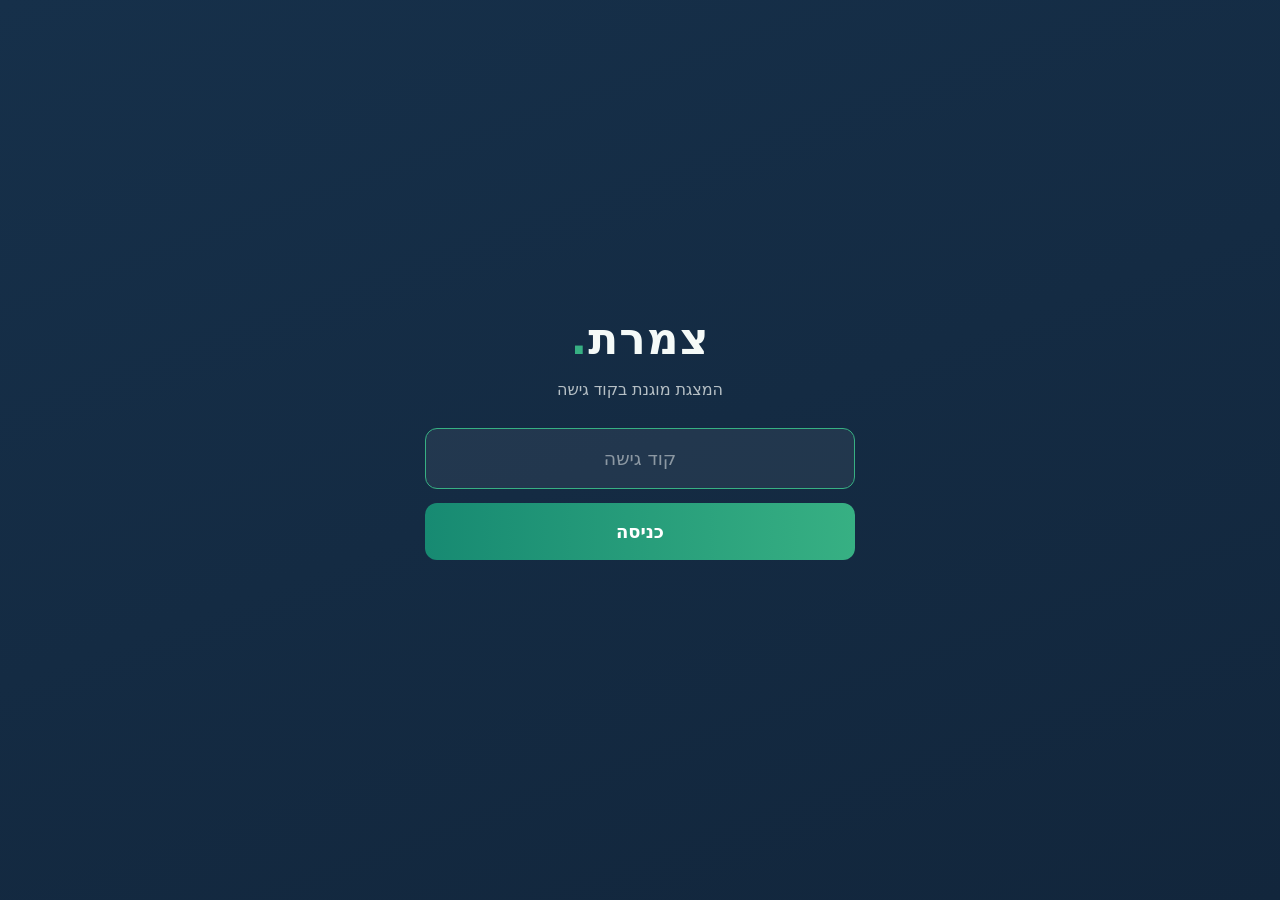
<file: deck/index.html>
<!doctype html>
<html lang="en">
  <head>
    <meta charset="UTF-8" />
    <link rel="icon" href="/deck/assets/favicon-B5J45_S7.ico" />
    <meta name="viewport" content="width=device-width, initial-scale=1.0" />
    <title>open-slide</title>
    <script type="module" crossorigin src="/deck/assets/index-GyXgc2TK.js"></script>
    <link rel="stylesheet" crossorigin href="/deck/assets/index-VYyWbLiy.css">
  </head>
  <body>
    <div id="root"></div>
  <!--tzameret-gate-->
<style>
  #tz-gate{position:fixed;inset:0;z-index:2147483647;display:flex;align-items:center;justify-content:center;
    background:linear-gradient(160deg,#16304a 0%,#12263c 100%);font-family:Heebo,Assistant,system-ui,sans-serif;direction:rtl}
  #tz-gate .card{width:min(92vw,430px);text-align:center;color:#f5faf8}
  #tz-gate h1{margin:0 0 6px;font-size:44px;font-weight:900;letter-spacing:1px}
  #tz-gate h1 span{color:#37b083}
  #tz-gate p{margin:0 0 26px;font-size:16px;color:rgba(245,250,248,.72)}
  #tz-gate input{width:100%;box-sizing:border-box;padding:15px 18px;border-radius:12px;border:1.5px solid rgba(255,255,255,.18);
    background:rgba(255,255,255,.06);color:#f5faf8;font-family:inherit;font-size:19px;text-align:center;outline:none}
  #tz-gate input:focus{border-color:#37b083}
  #tz-gate button{margin-top:14px;width:100%;padding:15px;border:none;border-radius:12px;cursor:pointer;
    background:linear-gradient(90deg,#178a72,#37b083);color:#fff;font-family:inherit;font-size:18px;font-weight:800}
  #tz-gate .err{margin-top:14px;font-size:15px;color:#ffb4a2;min-height:20px}
  #tz-gate.shake{animation:tzshake .4s}
  @keyframes tzshake{25%{transform:translateX(-9px)}75%{transform:translateX(9px)}}
</style>
<div id="tz-gate">
  <div class="card">
    <h1>צמרת<span>.</span></h1>
    <p>המצגת מוגנת בקוד גישה</p>
    <input id="tz-pass" type="password" autocomplete="off" autofocus placeholder="קוד גישה">
    <button id="tz-go" type="button">כניסה</button>
    <div class="err" id="tz-err"></div>
  </div>
</div>
<script>
(function(){
  var WANT = "a06d87417611c99d470c8d489dfe9a316509571a6c57088dab812c078bbe039f", KEY = 'tz-deck-ok';
  var el = document.getElementById('tz-gate');
  function open(){ el.remove(); document.documentElement.style.overflow=''; }
  try { if (localStorage.getItem(KEY) === WANT) { open(); return; } } catch(e){}
  document.documentElement.style.overflow = 'hidden';
  function sha(t){
    return crypto.subtle.digest('SHA-256', new TextEncoder().encode(t)).then(function(b){
      return [].map.call(new Uint8Array(b), function(x){ return x.toString(16).padStart(2,'0'); }).join('');
    });
  }
  function submit(){
    var v = document.getElementById('tz-pass').value.trim();
    sha(v).then(function(h){
      if (h === WANT) { try { localStorage.setItem(KEY, WANT); } catch(e){} open(); }
      else {
        document.getElementById('tz-err').textContent = 'קוד שגוי';
        el.classList.remove('shake'); void el.offsetWidth; el.classList.add('shake');
        document.getElementById('tz-pass').select();
      }
    });
  }
  document.getElementById('tz-go').addEventListener('click', submit);
  document.getElementById('tz-pass').addEventListener('keydown', function(e){ if (e.key === 'Enter') submit(); });
})();
</script>
</body>
</html>
</file>
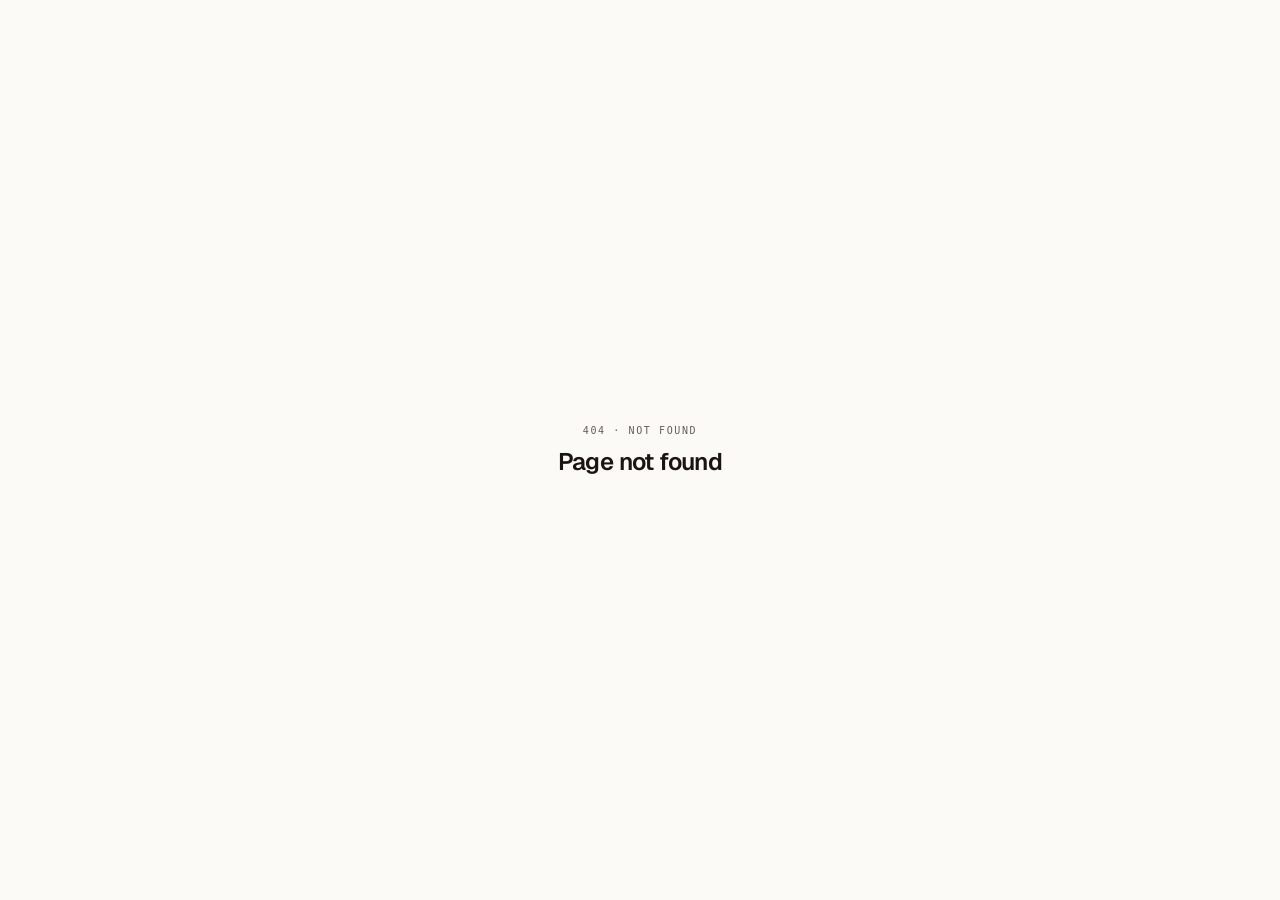
<file: festival/index.html>
<!doctype html>
<html lang="he">
  <head>
    <meta charset="UTF-8" />
    <link rel="icon" href="/festival/assets/favicon-B5J45_S7.ico" />
    <meta name="viewport" content="width=device-width, initial-scale=1.0" />
    <meta name="robots" content="noindex" />
    <title>הפסטיבל של קהילת תרבות — מצגת שותפים</title>
    <script type="module" crossorigin src="/festival/assets/index-B7HkPqQH.js"></script>
    <link rel="stylesheet" crossorigin href="/festival/assets/index-M9-vmSj6.css">
  </head>
  <body>
    <div id="root"></div>
  </body>
</html>
</file>
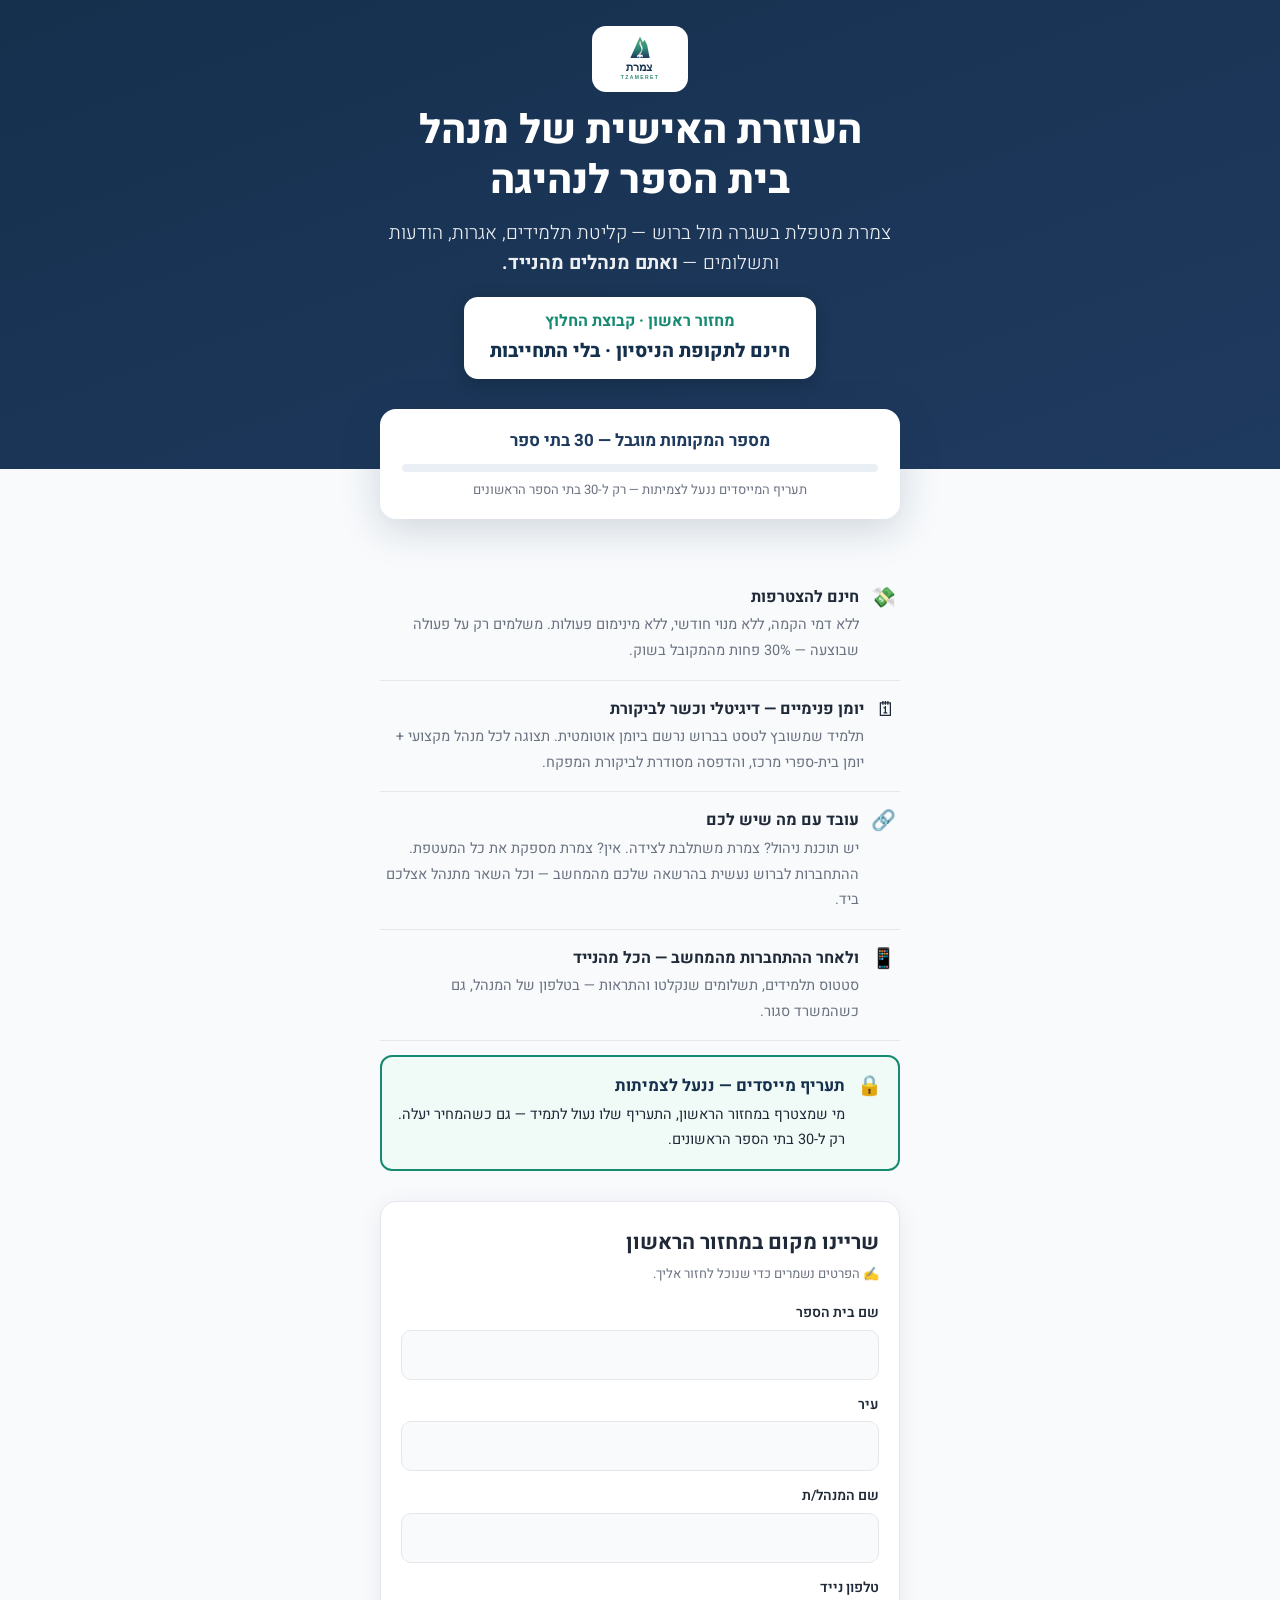
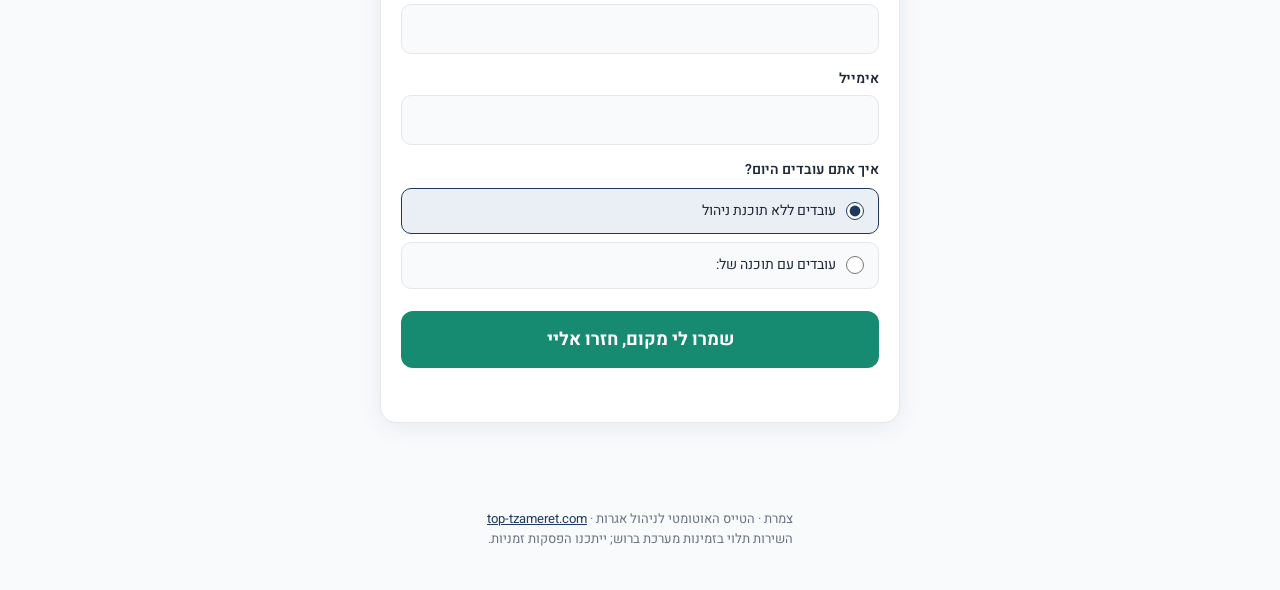
<file: join/index.html>
<!DOCTYPE html>
<html lang="he" dir="rtl">
<head>
<meta charset="UTF-8">
<meta name="viewport" content="width=device-width, initial-scale=1">
<title>צמרת — קבוצת החלוץ | הרשמה למחזור הראשון</title>
<meta name="description" content="הצטרפו למחזור הראשון של צמרת: תפעול AI ניהולי לבית הספר לנהיגה, חינם לתקופת הניסיון. תעריף מייסדים ננעל ל-30 הראשונים.">
<link rel="icon" href="../icon.svg">
<link rel="preconnect" href="https://fonts.googleapis.com">
<link rel="preconnect" href="https://fonts.gstatic.com" crossorigin>
<link href="https://fonts.googleapis.com/css2?family=Heebo:wght@300;400;500;600;700;800&display=swap" rel="stylesheet">
<style>
  :root {
    --primary: #1f3a5f;
    --primary-dark: #15304d;
    --primary-light: #eaeff5;
    --accent: #178a72;
    --ink: #1f2937;
    --muted: #6b7280;
    --line: #e5e7eb;
    --bg: #f8fafc;
  }
  * { margin: 0; padding: 0; box-sizing: border-box; }
  body { font-family: 'Heebo', sans-serif; color: var(--ink); background: var(--bg); line-height: 1.6; }

  .hero { background: linear-gradient(160deg, var(--primary-dark), var(--primary)); color: #fff; padding: 26px 20px 90px; text-align: center; }
  .logo-tile { display: inline-grid; place-items: center; background: #fff; border-radius: 14px; padding: 8px 12px; margin-bottom: 14px; }
  .hero h1 { font-size: clamp(26px, 6vw, 40px); font-weight: 800; line-height: 1.25; margin-bottom: 12px; }
  .hero p.sub { font-size: clamp(16px, 4vw, 19px); opacity: .92; max-width: 560px; margin: 0 auto; font-weight: 300; }
  .hero p.sub b { font-weight: 700; }
  /* One shared pulsing box: cohort line + free line (Daniel: no emojis, both blink). */
  .pulse-chip { display: inline-block; margin-top: 18px; background: #fff; color: var(--primary-dark);
    border-radius: 14px; padding: 12px 26px; box-shadow: 0 4px 18px rgba(0,0,0,.18);
    animation: chip-pulse 2.2s ease-in-out infinite; }
  .pulse-chip .l1 { font-size: clamp(14px, 3.6vw, 16px); font-weight: 700; color: var(--accent); }
  .pulse-chip .l2 { font-size: clamp(16px, 4.2vw, 19px); font-weight: 800; margin-top: 2px; }
  @keyframes chip-pulse {
    0%, 100% { transform: scale(1);    box-shadow: 0 4px 18px rgba(0,0,0,.18); }
    50%      { transform: scale(1.04); box-shadow: 0 6px 26px rgba(0,0,0,.3); }
  }
  @media (prefers-reduced-motion: reduce) { .pulse-chip { animation: none; } }

  .spots { max-width: 560px; margin: -60px auto 0; padding: 0 20px; }
  .spots-card { background: #fff; border-radius: 16px; box-shadow: 0 10px 40px rgba(21,48,77,.18); padding: 18px 22px; text-align: center; }
  .spots-card .nums { font-size: 17px; font-weight: 700; color: var(--primary); }
  .spots-card .bar { height: 8px; background: var(--primary-light); border-radius: 99px; margin-top: 10px; overflow: hidden; }
  .spots-card .fill { height: 100%; width: 0%; background: linear-gradient(90deg, var(--accent), #37b083); border-radius: 99px; transition: width .8s ease; }
  .spots-card .note { font-size: 13px; color: var(--muted); margin-top: 8px; }

  .wrap { max-width: 560px; margin: 0 auto; padding: 28px 20px 60px; }
  /* Flat rows on purpose — boxed cards read as buttons and people tap them. */
  .points { margin: 22px 0 30px; }
  .point { padding: 16px 4px; display: flex; gap: 12px; align-items: flex-start; border-bottom: 1px solid var(--line); }
  .point:last-child { border-bottom: none; }
  .point .ico { font-size: 20px; line-height: 1.3; }
  .point b { display: block; margin-bottom: 2px; }
  .point span { font-size: 14.5px; color: var(--muted); }
  /* The founders row is the pitch — emphasized and gently pulsing. */
  .point.founders { border: 2px solid var(--accent); border-radius: 12px; background: #f0faf7;
    padding: 16px; margin-top: 14px; animation: founders-pulse 2.2s ease-in-out infinite; }
  .point.founders b { color: var(--primary-dark); font-size: 16.5px; }
  .point.founders span { color: var(--ink); }
  @keyframes founders-pulse {
    0%, 100% { box-shadow: 0 0 0 0 rgba(23,138,114,.35); }
    50%      { box-shadow: 0 0 0 9px rgba(23,138,114,0); }
  }
  @media (prefers-reduced-motion: reduce) { .point.founders { animation: none; } }

  .form-card { background: #fff; border: 1px solid var(--line); border-radius: 16px; padding: 24px 20px; box-shadow: 0 4px 24px rgba(21,48,77,.07); }
  .form-card h2 { font-size: 21px; margin-bottom: 4px; }
  .form-card .privacy { font-size: 13px; color: var(--muted); margin-bottom: 18px; }
  label { display: block; font-size: 14px; font-weight: 600; margin: 14px 0 5px; }
  input[type=text], input[type=tel], input[type=email] {
    width: 100%; padding: 12px 14px; border: 1px solid var(--line); border-radius: 10px;
    font-family: inherit; font-size: 16px; background: var(--bg);
  }
  input:focus { outline: 2px solid var(--primary); outline-offset: 1px; background: #fff; }
  .sw { display: grid; gap: 8px; margin-top: 6px; }
  .sw label.opt { display: flex; align-items: center; gap: 10px; font-weight: 400; margin: 0; border: 1px solid var(--line); border-radius: 10px; padding: 11px 14px; cursor: pointer; background: var(--bg); }
  .sw label.opt:has(input:checked) { border-color: var(--primary); background: var(--primary-light); }
  .sw input[type=radio] { accent-color: var(--primary); width: 18px; height: 18px; }
  #software-name { display: none; margin-top: 8px; }

  button.cta { width: 100%; margin-top: 22px; padding: 15px; border: none; border-radius: 12px;
    background: var(--accent); color: #fff; font-family: inherit; font-size: 18px; font-weight: 700; cursor: pointer; }
  button.cta:active { transform: translateY(1px); }
  button.cta:disabled { opacity: .6; cursor: wait; }
  .err { color: #a3261a; font-size: 14px; margin-top: 10px; min-height: 20px; }

  .done { text-align: center; padding: 40px 10px; display: none; }
  .done .big { font-size: 52px; }
  .done h2 { margin: 8px 0; }
  .done p { color: var(--muted); }

  footer { text-align: center; padding: 26px 20px 40px; font-size: 13px; color: var(--muted); }
  footer a { color: var(--primary); }
</style>
</head>
<body>

<div class="hero">
  <div class="logo-tile"><img src="../logo.svg" alt="צמרת" width="72" height="50"></div>
  <h1>העוזרת האישית של מנהל<br>בית הספר לנהיגה</h1>
  <p class="sub">צמרת מטפלת בשגרה מול ברוש — קליטת תלמידים, אגרות, הודעות ותשלומים — <b>ואתם מנהלים מהנייד.</b></p>
  <div class="pulse-chip">
    <div class="l1">מחזור ראשון · קבוצת החלוץ</div>
    <div class="l2">חינם לתקופת הניסיון · בלי התחייבות</div>
  </div>
</div>

<div class="spots">
  <div class="spots-card">
    <div class="nums" id="spots-line">בודק מקומות פנויים…</div>
    <div class="bar"><div class="fill" id="spots-fill"></div></div>
    <div class="note">תעריף המייסדים ננעל לצמיתות — רק ל-30 בתי הספר הראשונים</div>
  </div>
</div>

<div class="wrap">
  <div class="points">
    <div class="point"><div class="ico">💸</div><div><b>חינם להצטרפות</b><span>ללא דמי הקמה, ללא מנוי חודשי, ללא מינימום פעולות. משלמים רק על פעולה שבוצעה — 30% פחות מהמקובל בשוק.</span></div></div>
    <div class="point"><div class="ico">🗓</div><div><b>יומן פנימיים — דיגיטלי וכשר לביקורת</b><span>תלמיד שמשובץ לטסט בברוש נרשם ביומן אוטומטית. תצוגה לכל מנהל מקצועי + יומן בית-ספרי מרכז, והדפסה מסודרת לביקורת המפקח.</span></div></div>
    <div class="point"><div class="ico">🔗</div><div><b>עובד עם מה שיש לכם</b><span>יש תוכנת ניהול? צמרת משתלבת לצידה. אין? צמרת מספקת את כל המעטפת. ההתחברות לברוש נעשית בהרשאה שלכם מהמחשב — וכל השאר מתנהל אצלכם ביד.</span></div></div>
    <div class="point"><div class="ico">📱</div><div><b>ולאחר ההתחברות מהמחשב — הכל מהנייד</b><span>סטטוס תלמידים, תשלומים שנקלטו והתראות — בטלפון של המנהל, גם כשהמשרד סגור.</span></div></div>
    <div class="point founders"><div class="ico">🔒</div><div><b>תעריף מייסדים — ננעל לצמיתות</b><span>מי שמצטרף במחזור הראשון, התעריף שלו נעול לתמיד — גם כשהמחיר יעלה. רק ל-30 בתי הספר הראשונים.</span></div></div>
  </div>

  <div class="form-card" id="form-card">
    <h2>שריינו מקום במחזור הראשון</h2>
    <div class="privacy">✍️ הפרטים נשמרים כדי שנוכל לחזור אליך.</div>
    <form id="f" novalidate>
      <label for="school">שם בית הספר</label>
      <input type="text" id="school" name="school" autocomplete="organization">
      <label for="city">עיר</label>
      <input type="text" id="city" name="city" autocomplete="address-level2">
      <label for="manager">שם המנהל/ת</label>
      <input type="text" id="manager" name="manager" autocomplete="name">
      <label for="phone">טלפון נייד</label>
      <input type="tel" id="phone" name="phone" inputmode="tel" autocomplete="tel">
      <label for="email">אימייל</label>
      <input type="email" id="email" name="email" inputmode="email" autocomplete="email">
      <label>איך אתם עובדים היום?</label>
      <div class="sw">
        <label class="opt"><input type="radio" name="sw" value="none" checked> עובדים ללא תוכנת ניהול</label>
        <label class="opt"><input type="radio" name="sw" value="named"> עובדים עם תוכנה של:</label>
        <input type="text" id="software-name" placeholder="שם התוכנה">
      </div>
      <button class="cta" id="submit-btn" type="submit">שמרו לי מקום, חזרו אליי</button>
      <div class="err" id="err"></div>
    </form>
  </div>

  <div class="done" id="done">
    <div class="big">🎉</div>
    <h2>המקום שלכם שמור!</h2>
    <p>שלחנו לכם אישור ב-SMS. נחזור אליכם תוך יום עסקים<br>לתיאום הקמה קצרה מול המחשב של בית הספר —<br>ומשם הכל מתנהל מהנייד.</p>
  </div>
</div>

<footer>
  צמרת · הטייס האוטומטי לניהול אגרות · <a href="https://top-tzameret.com">top-tzameret.com</a><br>
  השירות תלוי בזמינות מערכת ברוש; ייתכנו הפסקות זמניות.
</footer>

<script>
(function () {
  var API = 'https://api.top-tzameret.com/api/pilot';

  // A meaningless random session id — the ONLY identifier analytics events carry,
  // and the key that lets a half-typed form survive a refresh.
  var sid;
  try {
    sid = localStorage.getItem('tz-pilot-sid');
    if (!sid) {
      sid = 'p-' + Date.now().toString(36) + '-' + Math.random().toString(36).slice(2, 12);
      localStorage.setItem('tz-pilot-sid', sid);
    }
  } catch (e) { sid = 'p-' + Date.now().toString(36) + '-' + Math.random().toString(36).slice(2, 12); }

  var qs = new URLSearchParams(location.search);
  var utm = { utm_source: qs.get('utm_source') || '', utm_campaign: qs.get('utm_campaign') || '' };

  function post(path, body) {
    body.sid = sid; body.utm_source = utm.utm_source; body.utm_campaign = utm.utm_campaign;
    return fetch(API + path, {
      method: 'POST', headers: { 'Content-Type': 'application/json' }, body: JSON.stringify(body),
    }).then(function (r) { return r.json(); });
  }
  function event(type, field) { post('/event', { type: type, field: field || null }).catch(function () {}); }

  event('page_view');

  // Spots meter — live from the server; hide the card on failure rather than lie.
  fetch(API + '/spots').then(function (r) { return r.json(); }).then(function (s) {
    if (!s.ok) return;
    document.getElementById('spots-line').textContent =
      s.left > 0 ? 'נותרו ' + s.left + ' מקומות מתוך ' + s.total : 'המחזור הראשון התמלא — הרשמה לרשימת המתנה';
    document.getElementById('spots-fill').style.width = Math.min(100, Math.round(100 * s.taken / s.total)) + '%';
  }).catch(function () { document.getElementById('spots-line').textContent = 'מספר המקומות מוגבל — 30 בתי ספר'; });

  var f = document.getElementById('f');
  var fields = ['school', 'city', 'manager', 'phone', 'email'];
  var started = false;      // nothing is saved before the first real keystroke
  var saveTimer = null;

  function currentData(done) {
    var swNamed = f.sw.value === 'named';
    return {
      school: f.school.value, city: f.city.value, manager: f.manager.value,
      phone: f.phone.value, email: f.email.value,
      software: swNamed ? (document.getElementById('software-name').value || 'תוכנה (לא צוין שם)') : '',
      done: done === true
    };
  }
  function scheduleSave() {
    if (!started) return;
    clearTimeout(saveTimer);
    saveTimer = setTimeout(function () { post('/save', currentData(false)).catch(function () {}); }, 1200);
  }

  fields.forEach(function (id) {
    var el = document.getElementById(id);
    var touched = false;
    el.addEventListener('input', function () {
      if (!started) { started = true; }
      if (!touched) { touched = true; event('field_start', id); }
      scheduleSave();
    });
    el.addEventListener('blur', function () {
      if (touched && !el.value.trim()) event('field_abandon', id);
    });
  });
  Array.prototype.forEach.call(f.sw, function (r) {
    r.addEventListener('change', function () {
      document.getElementById('software-name').style.display = f.sw.value === 'named' ? 'block' : 'none';
      started = true; scheduleSave();
    });
  });
  document.getElementById('software-name').addEventListener('input', function () { started = true; scheduleSave(); });

  f.addEventListener('submit', function (e) {
    e.preventDefault();
    var err = document.getElementById('err');
    err.textContent = '';
    var d = currentData(true);
    if (!d.school.trim()) { err.textContent = 'איך קוראים לבית הספר?'; return; }
    if (d.phone.replace(/\D/g, '').length < 9) { err.textContent = 'צריך מספר טלפון תקין כדי שנחזור אליכם.'; return; }
    var btn = document.getElementById('submit-btn');
    btn.disabled = true; btn.textContent = 'שומר…';
    event('submit');
    post('/save', d).then(function (r) {
      if (r.ok) {
        document.getElementById('form-card').style.display = 'none';
        var doneEl = document.getElementById('done');
        doneEl.style.display = 'block';
        doneEl.scrollIntoView({ behavior: 'smooth', block: 'center' });
      } else {
        err.textContent = r.error || 'משהו השתבש — נסו שוב.';
        btn.disabled = false; btn.textContent = 'שמרו לי מקום, חזרו אליי';
      }
    }).catch(function () {
      err.textContent = 'אין חיבור לשרת כרגע — נסו שוב בעוד רגע.';
      btn.disabled = false; btn.textContent = 'שמרו לי מקום, חזרו אליי';
    });
  });
})();
</script>
</body>
</html>
</file>
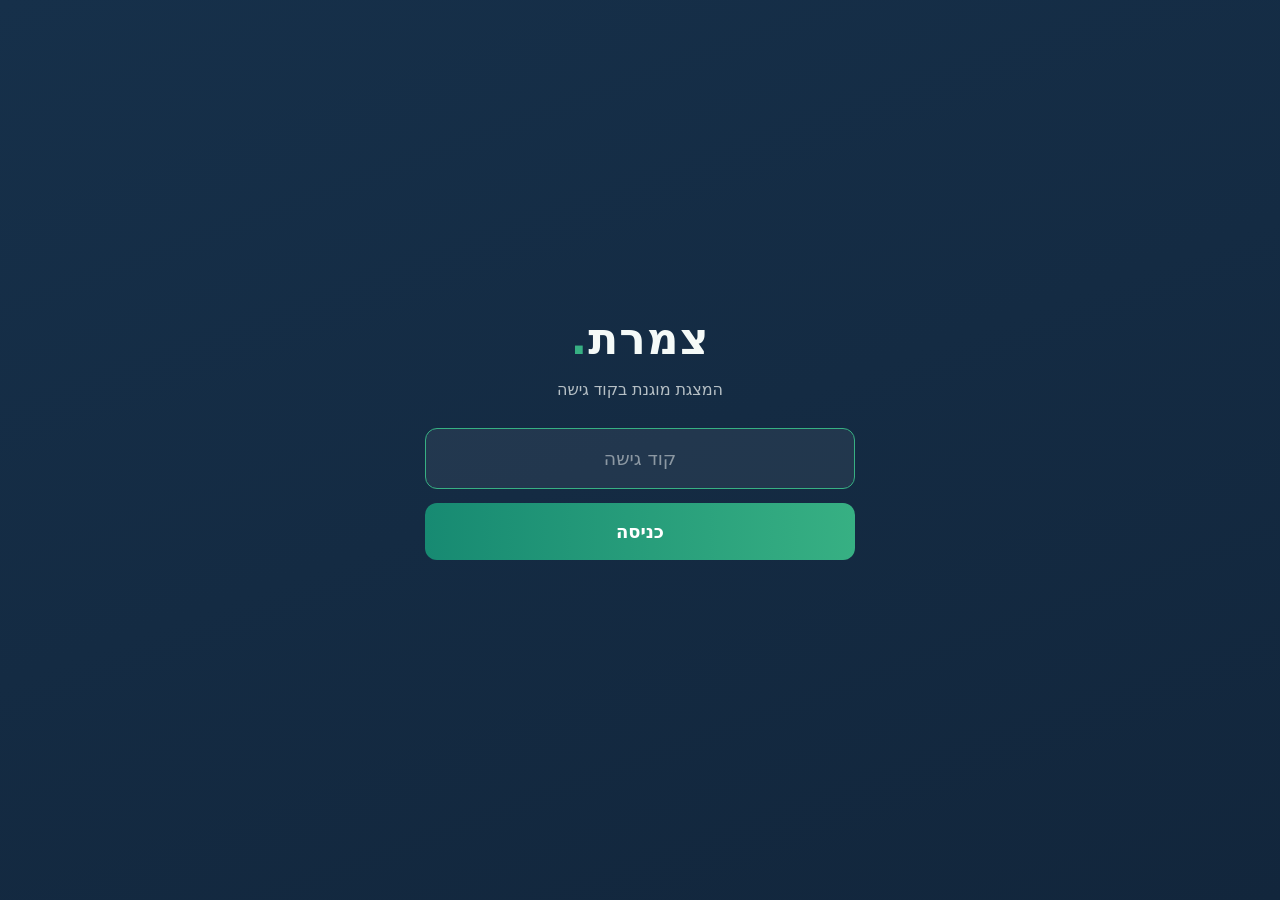
<file: partners/index.html>
<!doctype html>
<html lang="en">
  <head>
    <meta charset="UTF-8" />
    <link rel="icon" href="/partners/assets/favicon-B5J45_S7.ico" />
    <meta name="viewport" content="width=device-width, initial-scale=1.0" />
    <title>open-slide</title>
    <script type="module" crossorigin src="/partners/assets/index-D7SAHOrN.js"></script>
    <link rel="stylesheet" crossorigin href="/partners/assets/index-DrPzOgSx.css">
  </head>
  <body>
    <div id="root"></div>
  <!--tzameret-gate-->
<style>
  #tz-gate{position:fixed;inset:0;z-index:2147483647;display:flex;align-items:center;justify-content:center;
    background:linear-gradient(160deg,#16304a 0%,#12263c 100%);font-family:Heebo,Assistant,system-ui,sans-serif;direction:rtl}
  #tz-gate .card{width:min(92vw,430px);text-align:center;color:#f5faf8}
  #tz-gate h1{margin:0 0 6px;font-size:44px;font-weight:900;letter-spacing:1px}
  #tz-gate h1 span{color:#37b083}
  #tz-gate p{margin:0 0 26px;font-size:16px;color:rgba(245,250,248,.72)}
  #tz-gate input{width:100%;box-sizing:border-box;padding:15px 18px;border-radius:12px;border:1.5px solid rgba(255,255,255,.18);
    background:rgba(255,255,255,.06);color:#f5faf8;font-family:inherit;font-size:19px;text-align:center;outline:none}
  #tz-gate input:focus{border-color:#37b083}
  #tz-gate button{margin-top:14px;width:100%;padding:15px;border:none;border-radius:12px;cursor:pointer;
    background:linear-gradient(90deg,#178a72,#37b083);color:#fff;font-family:inherit;font-size:18px;font-weight:800}
  #tz-gate .err{margin-top:14px;font-size:15px;color:#ffb4a2;min-height:20px}
  #tz-gate.shake{animation:tzshake .4s}
  @keyframes tzshake{25%{transform:translateX(-9px)}75%{transform:translateX(9px)}}
</style>
<div id="tz-gate">
  <div class="card">
    <h1>צמרת<span>.</span></h1>
    <p>המצגת מוגנת בקוד גישה</p>
    <input id="tz-pass" type="password" autocomplete="off" autofocus placeholder="קוד גישה">
    <button id="tz-go" type="button">כניסה</button>
    <div class="err" id="tz-err"></div>
  </div>
</div>
<script>
(function(){
  var WANT = "a06d87417611c99d470c8d489dfe9a316509571a6c57088dab812c078bbe039f", KEY = 'tz-deck-ok';
  var el = document.getElementById('tz-gate');
  function open(){ el.remove(); document.documentElement.style.overflow=''; }
  try { if (localStorage.getItem(KEY) === WANT) { open(); return; } } catch(e){}
  document.documentElement.style.overflow = 'hidden';
  function sha(t){
    return crypto.subtle.digest('SHA-256', new TextEncoder().encode(t)).then(function(b){
      return [].map.call(new Uint8Array(b), function(x){ return x.toString(16).padStart(2,'0'); }).join('');
    });
  }
  function submit(){
    var v = document.getElementById('tz-pass').value.trim();
    sha(v).then(function(h){
      if (h === WANT) { try { localStorage.setItem(KEY, WANT); } catch(e){} open(); }
      else {
        document.getElementById('tz-err').textContent = 'קוד שגוי';
        el.classList.remove('shake'); void el.offsetWidth; el.classList.add('shake');
        document.getElementById('tz-pass').select();
      }
    });
  }
  document.getElementById('tz-go').addEventListener('click', submit);
  document.getElementById('tz-pass').addEventListener('keydown', function(e){ if (e.key === 'Enter') submit(); });
})();
</script>
</body>
</html>
</file>
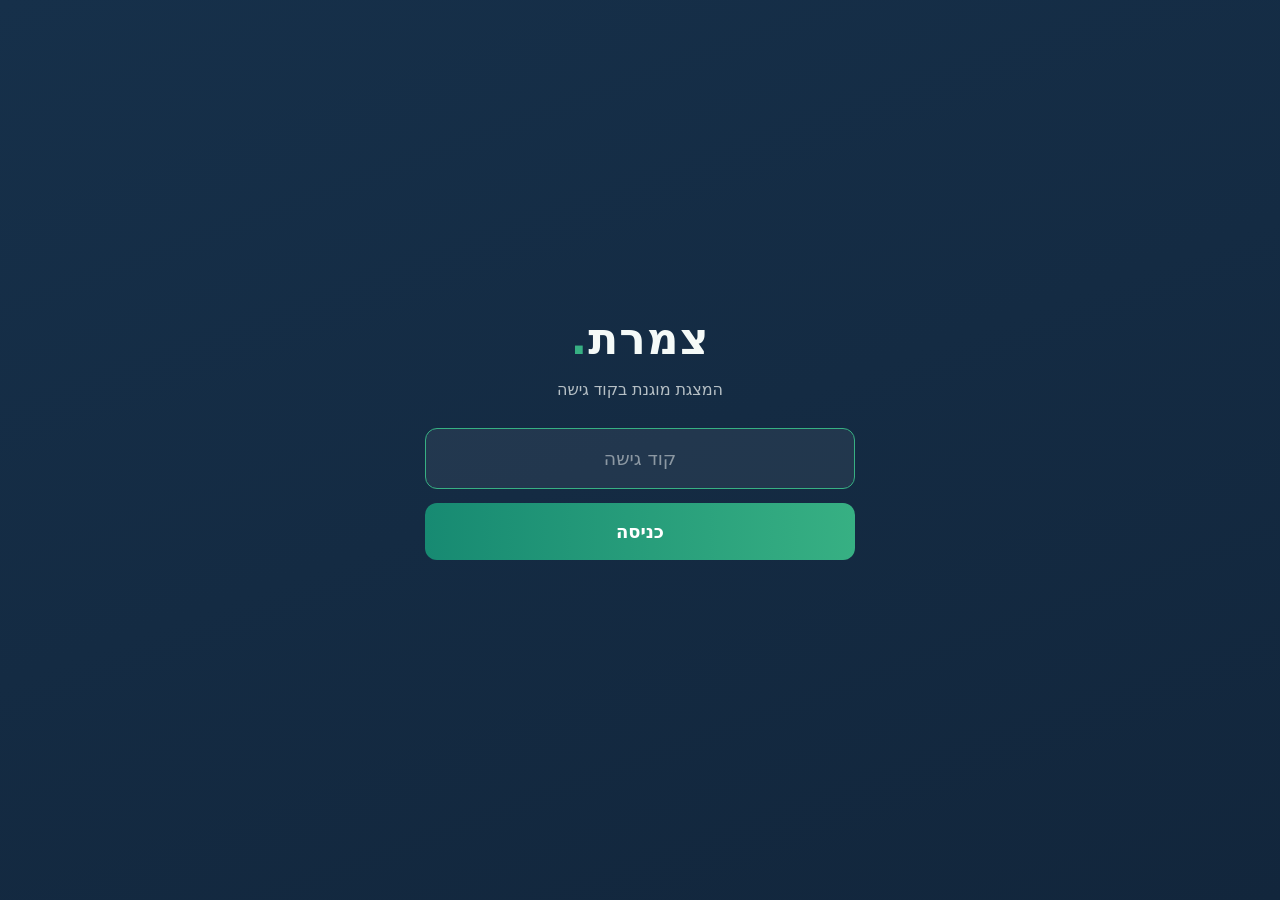
<file: review/index.html>
<!doctype html>
<html lang="en">
  <head>
    <meta charset="UTF-8" />
    <link rel="icon" href="/review/assets/favicon-B5J45_S7.ico" />
    <meta name="viewport" content="width=device-width, initial-scale=1.0" />
    <title>open-slide</title>
    <script type="module" crossorigin src="/review/assets/index-DKOP12-w.js"></script>
    <link rel="stylesheet" crossorigin href="/review/assets/index-Bju4Lk83.css">
  </head>
  <body>
    <div id="root"></div>
  <!--tzameret-gate-->
<style>
  #tz-gate{position:fixed;inset:0;z-index:2147483647;display:flex;align-items:center;justify-content:center;
    background:linear-gradient(160deg,#16304a 0%,#12263c 100%);font-family:Heebo,Assistant,system-ui,sans-serif;direction:rtl}
  #tz-gate .card{width:min(92vw,430px);text-align:center;color:#f5faf8}
  #tz-gate h1{margin:0 0 6px;font-size:44px;font-weight:900;letter-spacing:1px}
  #tz-gate h1 span{color:#37b083}
  #tz-gate p{margin:0 0 26px;font-size:16px;color:rgba(245,250,248,.72)}
  #tz-gate input{width:100%;box-sizing:border-box;padding:15px 18px;border-radius:12px;border:1.5px solid rgba(255,255,255,.18);
    background:rgba(255,255,255,.06);color:#f5faf8;font-family:inherit;font-size:19px;text-align:center;outline:none}
  #tz-gate input:focus{border-color:#37b083}
  #tz-gate button{margin-top:14px;width:100%;padding:15px;border:none;border-radius:12px;cursor:pointer;
    background:linear-gradient(90deg,#178a72,#37b083);color:#fff;font-family:inherit;font-size:18px;font-weight:800}
  #tz-gate .err{margin-top:14px;font-size:15px;color:#ffb4a2;min-height:20px}
  #tz-gate.shake{animation:tzshake .4s}
  @keyframes tzshake{25%{transform:translateX(-9px)}75%{transform:translateX(9px)}}
</style>
<div id="tz-gate">
  <div class="card">
    <h1>צמרת<span>.</span></h1>
    <p>המצגת מוגנת בקוד גישה</p>
    <input id="tz-pass" type="password" autocomplete="off" autofocus placeholder="קוד גישה">
    <button id="tz-go" type="button">כניסה</button>
    <div class="err" id="tz-err"></div>
  </div>
</div>
<script>
(function(){
  var WANT = "a06d87417611c99d470c8d489dfe9a316509571a6c57088dab812c078bbe039f", KEY = 'tz-deck-ok';
  var el = document.getElementById('tz-gate');
  function open(){ el.remove(); document.documentElement.style.overflow=''; }
  try { if (localStorage.getItem(KEY) === WANT) { open(); return; } } catch(e){}
  document.documentElement.style.overflow = 'hidden';
  function sha(t){
    return crypto.subtle.digest('SHA-256', new TextEncoder().encode(t)).then(function(b){
      return [].map.call(new Uint8Array(b), function(x){ return x.toString(16).padStart(2,'0'); }).join('');
    });
  }
  function submit(){
    var v = document.getElementById('tz-pass').value.trim();
    sha(v).then(function(h){
      if (h === WANT) { try { localStorage.setItem(KEY, WANT); } catch(e){} open(); }
      else {
        document.getElementById('tz-err').textContent = 'קוד שגוי';
        el.classList.remove('shake'); void el.offsetWidth; el.classList.add('shake');
        document.getElementById('tz-pass').select();
      }
    });
  }
  document.getElementById('tz-go').addEventListener('click', submit);
  document.getElementById('tz-pass').addEventListener('keydown', function(e){ if (e.key === 'Enter') submit(); });
})();
</script>
</body>
</html>
</file>
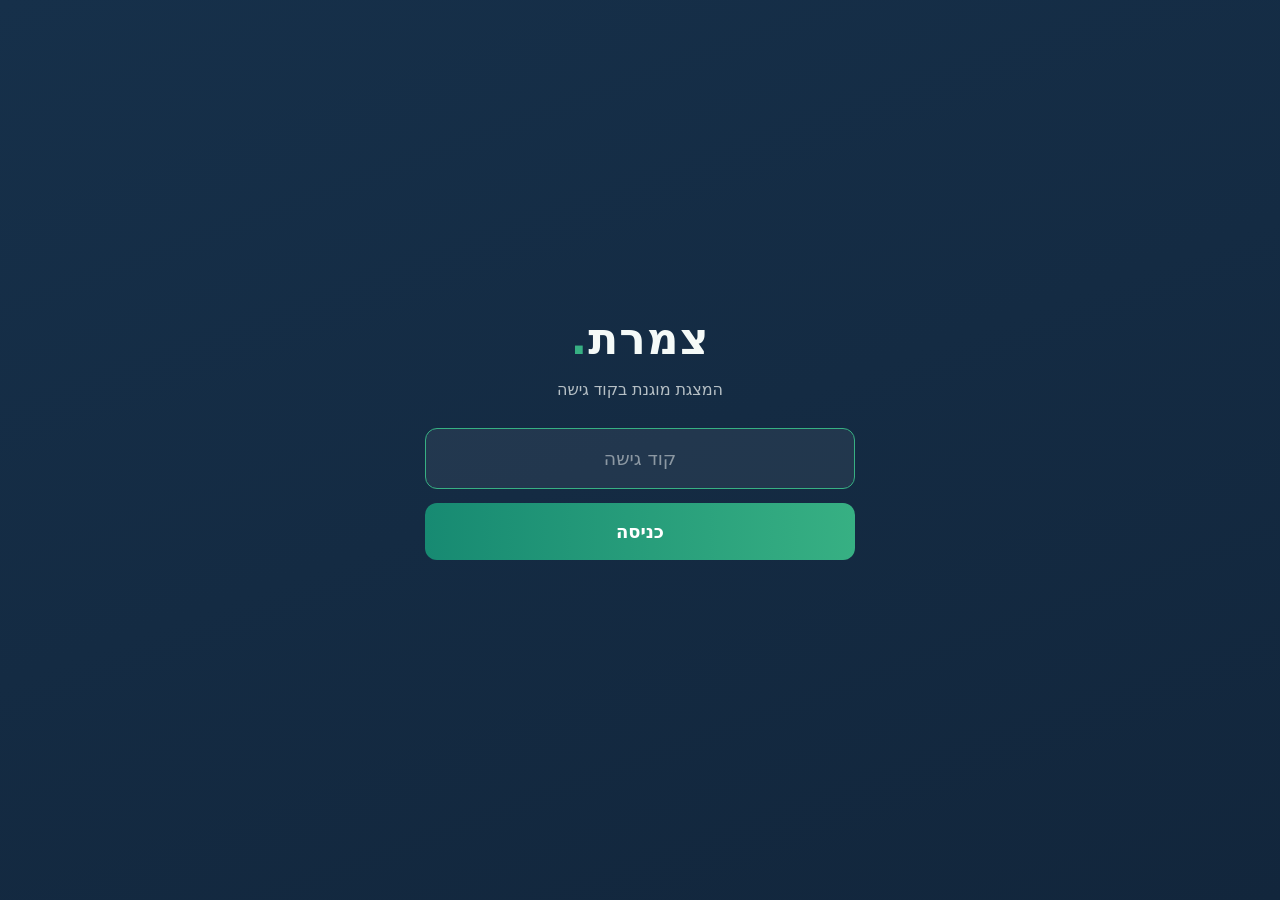
<file: security/index.html>
<!doctype html>
<html lang="en">
  <head>
    <meta charset="UTF-8" />
    <link rel="icon" href="/security/assets/favicon-B5J45_S7.ico" />
    <meta name="viewport" content="width=device-width, initial-scale=1.0" />
    <title>open-slide</title>
    <script type="module" crossorigin src="/security/assets/index-CX-7GoGO.js"></script>
    <link rel="stylesheet" crossorigin href="/security/assets/index-2OzoW_JU.css">
  </head>
  <body>
    <div id="root"></div>
  <!--tzameret-gate-->
<style>
  #tz-gate{position:fixed;inset:0;z-index:2147483647;display:flex;align-items:center;justify-content:center;
    background:linear-gradient(160deg,#16304a 0%,#12263c 100%);font-family:Heebo,Assistant,system-ui,sans-serif;direction:rtl}
  #tz-gate .card{width:min(92vw,430px);text-align:center;color:#f5faf8}
  #tz-gate h1{margin:0 0 6px;font-size:44px;font-weight:900;letter-spacing:1px}
  #tz-gate h1 span{color:#37b083}
  #tz-gate p{margin:0 0 26px;font-size:16px;color:rgba(245,250,248,.72)}
  #tz-gate input{width:100%;box-sizing:border-box;padding:15px 18px;border-radius:12px;border:1.5px solid rgba(255,255,255,.18);
    background:rgba(255,255,255,.06);color:#f5faf8;font-family:inherit;font-size:19px;text-align:center;outline:none}
  #tz-gate input:focus{border-color:#37b083}
  #tz-gate button{margin-top:14px;width:100%;padding:15px;border:none;border-radius:12px;cursor:pointer;
    background:linear-gradient(90deg,#178a72,#37b083);color:#fff;font-family:inherit;font-size:18px;font-weight:800}
  #tz-gate .err{margin-top:14px;font-size:15px;color:#ffb4a2;min-height:20px}
  #tz-gate.shake{animation:tzshake .4s}
  @keyframes tzshake{25%{transform:translateX(-9px)}75%{transform:translateX(9px)}}
</style>
<div id="tz-gate">
  <div class="card">
    <h1>צמרת<span>.</span></h1>
    <p>המצגת מוגנת בקוד גישה</p>
    <input id="tz-pass" type="password" autocomplete="off" autofocus placeholder="קוד גישה">
    <button id="tz-go" type="button">כניסה</button>
    <div class="err" id="tz-err"></div>
  </div>
</div>
<script>
(function(){
  var WANT = "a06d87417611c99d470c8d489dfe9a316509571a6c57088dab812c078bbe039f", KEY = 'tz-deck-ok';
  var el = document.getElementById('tz-gate');
  function open(){ el.remove(); document.documentElement.style.overflow=''; }
  try { if (localStorage.getItem(KEY) === WANT) { open(); return; } } catch(e){}
  document.documentElement.style.overflow = 'hidden';
  function sha(t){
    return crypto.subtle.digest('SHA-256', new TextEncoder().encode(t)).then(function(b){
      return [].map.call(new Uint8Array(b), function(x){ return x.toString(16).padStart(2,'0'); }).join('');
    });
  }
  function submit(){
    var v = document.getElementById('tz-pass').value.trim();
    sha(v).then(function(h){
      if (h === WANT) { try { localStorage.setItem(KEY, WANT); } catch(e){} open(); }
      else {
        document.getElementById('tz-err').textContent = 'קוד שגוי';
        el.classList.remove('shake'); void el.offsetWidth; el.classList.add('shake');
        document.getElementById('tz-pass').select();
      }
    });
  }
  document.getElementById('tz-go').addEventListener('click', submit);
  document.getElementById('tz-pass').addEventListener('keydown', function(e){ if (e.key === 'Enter') submit(); });
})();
</script>
</body>
</html>
</file>
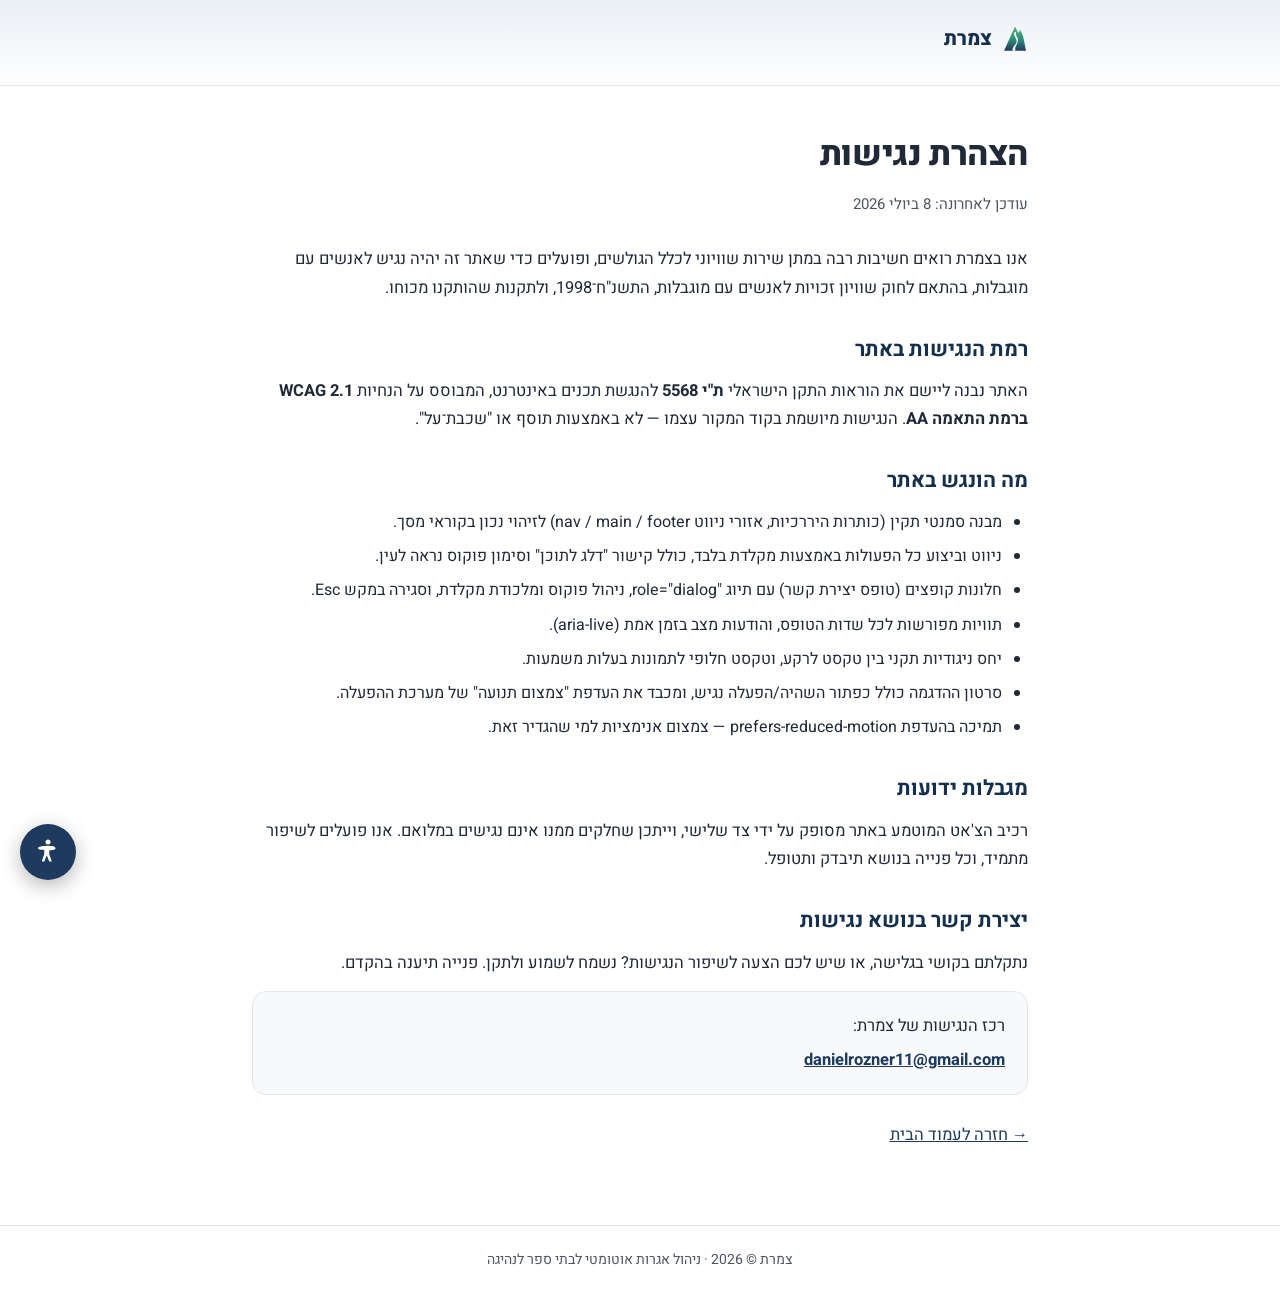
<file: accessibility.html>
<!DOCTYPE html>
<html lang="he" dir="rtl">
<head>
<meta charset="UTF-8">
<meta name="viewport" content="width=device-width, initial-scale=1.0">
<title>הצהרת נגישות — צמרת</title>
<meta name="description" content="הצהרת הנגישות של אתר צמרת — עמידה בתקן הישראלי ת&quot;י 5568 (WCAG 2.1 רמה AA).">
<link rel="icon" type="image/svg+xml" href="icon.svg">
<link rel="preconnect" href="https://fonts.googleapis.com">
<link rel="preconnect" href="https://fonts.gstatic.com" crossorigin>
<link href="https://fonts.googleapis.com/css2?family=Heebo:wght@400;500;600;700;800&display=swap" rel="stylesheet">
<style>
  :root { --primary:#1f3a5f; --primary-dark:#15304d; --ink:#1f2937; --muted:#4b5563; --line:#e5e7eb; --bg:#f7f9fb; }
  * { box-sizing:border-box; margin:0; padding:0; }
  body { font-family:'Heebo',Arial,sans-serif; color:var(--ink); background:#fff; line-height:1.7; }
  .skip { position:absolute; top:-64px; right:16px; z-index:300; background:var(--primary-dark); color:#fff; padding:11px 20px; border-radius:0 0 10px 10px; font-weight:700; text-decoration:none; transition:top .18s ease; }
  .skip:focus { top:0; }
  a:focus-visible, :focus-visible { outline:3px solid var(--primary); outline-offset:3px; border-radius:6px; }
  .wrap { max-width:820px; margin:0 auto; padding:0 22px; }
  header.top { background:linear-gradient(180deg,#eaeff5,#fff); border-bottom:1px solid var(--line); padding:22px 0; }
  header.top .home { display:inline-flex; align-items:center; gap:10px; color:var(--primary-dark); text-decoration:none; font-weight:800; font-size:20px; }
  main { padding:40px 0 64px; }
  h1 { font-size:34px; font-weight:800; letter-spacing:-.4px; margin-bottom:8px; }
  .updated { color:var(--muted); font-size:15px; margin-bottom:28px; }
  h2 { font-size:21px; font-weight:700; color:var(--primary-dark); margin:30px 0 10px; }
  p { margin-bottom:12px; font-size:16.5px; }
  ul { margin:8px 26px 16px; }
  li { margin-bottom:7px; font-size:16px; }
  a { color:var(--primary); }
  .box { background:var(--bg); border:1px solid var(--line); border-radius:14px; padding:20px 22px; margin-top:14px; }
  .box a { font-weight:700; }
  footer { border-top:1px solid var(--line); padding:22px 0; text-align:center; color:var(--muted); font-size:14px; }
</style>
</head>
<body>
<a class="skip" href="#main">דלג לתוכן הראשי</a>

<header class="top">
  <div class="wrap">
    <a class="home" href="index.html">
      <svg width="26" height="30" viewBox="0 0 64 72" aria-hidden="true"><defs><linearGradient id="tzg" x1="0" y1="0" x2="0" y2="1"><stop offset="0" stop-color="#57b07d"/><stop offset="0.55" stop-color="#2e8a78"/><stop offset="1" stop-color="#1f3a5f"/></linearGradient></defs><path d="M32 5 L40 21 L45 14 L52 29 L59 65 L5 65 Z" fill="url(#tzg)"/><path d="M26 65 C24 52 40 49 35 37 C32 28 28 29 31 19 L35 19 C32 29 41 31 39 41 C37 53 31 54 33 65 Z" fill="#fff" opacity="0.95"/></svg>
      צמרת
    </a>
  </div>
</header>

<main id="main">
  <div class="wrap">
    <h1>הצהרת נגישות</h1>
    <p class="updated">עודכן לאחרונה: 8 ביולי 2026</p>

    <p>אנו בצמרת רואים חשיבות רבה במתן שירות שוויוני לכלל הגולשים, ופועלים כדי שאתר זה יהיה נגיש לאנשים עם מוגבלות, בהתאם לחוק שוויון זכויות לאנשים עם מוגבלות, התשנ"ח־1998, ולתקנות שהותקנו מכוחו.</p>

    <h2>רמת הנגישות באתר</h2>
    <p>האתר נבנה ליישם את הוראות התקן הישראלי <strong>ת"י 5568</strong> להנגשת תכנים באינטרנט, המבוסס על הנחיות <strong>WCAG 2.1 ברמת התאמה AA</strong>. הנגישות מיושמת בקוד המקור עצמו — לא באמצעות תוסף או "שכבת־על".</p>

    <h2>מה הונגש באתר</h2>
    <ul>
      <li>מבנה סמנטי תקין (כותרות היררכיות, אזורי ניווט <span dir="ltr">nav / main / footer</span>) לזיהוי נכון בקוראי מסך.</li>
      <li>ניווט וביצוע כל הפעולות באמצעות מקלדת בלבד, כולל קישור "דלג לתוכן" וסימון פוקוס נראה לעין.</li>
      <li>חלונות קופצים (טופס יצירת קשר) עם תיוג <span dir="ltr">role="dialog"</span>, ניהול פוקוס ומלכודת מקלדת, וסגירה במקש <span dir="ltr">Esc</span>.</li>
      <li>תוויות מפורשות לכל שדות הטופס, והודעות מצב בזמן אמת (<span dir="ltr">aria-live</span>).</li>
      <li>יחס ניגודיות תקני בין טקסט לרקע, וטקסט חלופי לתמונות בעלות משמעות.</li>
      <li>סרטון ההדגמה כולל כפתור השהיה/הפעלה נגיש, ומכבד את העדפת "צמצום תנועה" של מערכת ההפעלה.</li>
      <li>תמיכה בהעדפת <span dir="ltr">prefers-reduced-motion</span> — צמצום אנימציות למי שהגדיר זאת.</li>
    </ul>

    <h2>מגבלות ידועות</h2>
    <p>רכיב הצ'אט המוטמע באתר מסופק על ידי צד שלישי, וייתכן שחלקים ממנו אינם נגישים במלואם. אנו פועלים לשיפור מתמיד, וכל פנייה בנושא תיבדק ותטופל.</p>

    <h2>יצירת קשר בנושא נגישות</h2>
    <p>נתקלתם בקושי בגלישה, או שיש לכם הצעה לשיפור הנגישות? נשמח לשמוע ולתקן. פנייה תיענה בהקדם.</p>
    <div class="box">
      <p style="margin-bottom:6px">רכז הנגישות של צמרת:</p>
      <p style="margin:0"><a href="mailto:danielrozner11@gmail.com?subject=נגישות%20—%20צמרת">danielrozner11@gmail.com</a></p>
    </div>

    <p style="margin-top:26px"><a href="index.html">→ חזרה לעמוד הבית</a></p>
  </div>
</main>

<footer>
  <div class="wrap">צמרת © 2026 · ניהול אגרות אוטומטי לבתי ספר לנהיגה</div>
</footer>
<script src="a11y-widget.js" defer></script>
</body>
</html>
</file>
<file: deck/assets/index-VYyWbLiy.css>
@keyframes marching-ants{0%{background-position:0 0,0 100%,0 0,100% 0}to{background-position:20px 0,-20px 100%,0 -20px,100% 20px}}:root{--rc-drag-handle-size:12px;--rc-drag-handle-mobile-size:24px;--rc-drag-handle-bg-colour:#0003;--rc-drag-bar-size:6px;--rc-border-color:#ffffffb3;--rc-focus-color:#08f}.ReactCrop{cursor:crosshair;max-width:100%;display:inline-block;position:relative}.ReactCrop *,.ReactCrop :before,.ReactCrop :after{box-sizing:border-box}.ReactCrop--disabled,.ReactCrop--locked{cursor:inherit}.ReactCrop__child-wrapper{max-height:inherit;overflow:hidden}.ReactCrop__child-wrapper>img,.ReactCrop__child-wrapper>video{max-width:100%;max-height:inherit;display:block}.ReactCrop:not(.ReactCrop--disabled) .ReactCrop__child-wrapper>img,.ReactCrop:not(.ReactCrop--disabled) .ReactCrop__child-wrapper>video,.ReactCrop:not(.ReactCrop--disabled) .ReactCrop__crop-selection{touch-action:none}.ReactCrop__crop-mask{pointer-events:none;width:calc(100% + .5px);height:calc(100% + .5px);position:absolute;top:0;right:0;bottom:0;left:0}.ReactCrop__crop-selection{cursor:move;position:absolute;top:0;left:0;transform:translate(0)}.ReactCrop--disabled .ReactCrop__crop-selection{cursor:inherit}.ReactCrop--circular-crop .ReactCrop__crop-selection{border-radius:50%}.ReactCrop--circular-crop .ReactCrop__crop-selection:after{pointer-events:none;content:"";border:1px solid var(--rc-border-color);opacity:.3;position:absolute;top:-1px;right:-1px;bottom:-1px;left:-1px}.ReactCrop--no-animate .ReactCrop__crop-selection{outline:1px dashed #fff}.ReactCrop__crop-selection:not(.ReactCrop--no-animate .ReactCrop__crop-selection){color:#fff;background-image:linear-gradient(90deg,#fff 50%,#444 50%),linear-gradient(90deg,#fff 50%,#444 50%),linear-gradient(#fff 50%,#444 50%),linear-gradient(#fff 50%,#444 50%);background-position:0 0,0 100%,0 0,100% 0;background-repeat:repeat-x,repeat-x,repeat-y,repeat-y;background-size:10px 1px,10px 1px,1px 10px,1px 10px;animation:1s linear infinite marching-ants}.ReactCrop__crop-selection:focus{outline:2px solid var(--rc-focus-color);outline-offset:-1px}.ReactCrop--invisible-crop .ReactCrop__crop-mask,.ReactCrop--invisible-crop .ReactCrop__crop-selection{display:none}.ReactCrop__rule-of-thirds-vt:before,.ReactCrop__rule-of-thirds-vt:after,.ReactCrop__rule-of-thirds-hz:before,.ReactCrop__rule-of-thirds-hz:after{content:"";background-color:#fff6;display:block;position:absolute}.ReactCrop__rule-of-thirds-vt:before,.ReactCrop__rule-of-thirds-vt:after{width:1px;height:100%}.ReactCrop__rule-of-thirds-vt:before{left:33.3333%}.ReactCrop__rule-of-thirds-vt:after{left:66.6667%}.ReactCrop__rule-of-thirds-hz:before,.ReactCrop__rule-of-thirds-hz:after{width:100%;height:1px}.ReactCrop__rule-of-thirds-hz:before{top:33.3333%}.ReactCrop__rule-of-thirds-hz:after{top:66.6667%}.ReactCrop__drag-handle{width:var(--rc-drag-handle-size);height:var(--rc-drag-handle-size);background-color:var(--rc-drag-handle-bg-colour);border:1px solid var(--rc-border-color);position:absolute}.ReactCrop__drag-handle:focus{background:var(--rc-focus-color)}.ReactCrop .ord-nw{cursor:nw-resize;top:0;left:0;transform:translate(-50%,-50%)}.ReactCrop .ord-n{cursor:n-resize;top:0;left:50%;transform:translate(-50%,-50%)}.ReactCrop .ord-ne{cursor:ne-resize;top:0;right:0;transform:translate(50%,-50%)}.ReactCrop .ord-e{cursor:e-resize;top:50%;right:0;transform:translate(50%,-50%)}.ReactCrop .ord-se{cursor:se-resize;bottom:0;right:0;transform:translate(50%,50%)}.ReactCrop .ord-s{cursor:s-resize;bottom:0;left:50%;transform:translate(-50%,50%)}.ReactCrop .ord-sw{cursor:sw-resize;bottom:0;left:0;transform:translate(-50%,50%)}.ReactCrop .ord-w{cursor:w-resize;top:50%;left:0;transform:translate(-50%,-50%)}.ReactCrop__disabled .ReactCrop__drag-handle{cursor:inherit}.ReactCrop__drag-bar{position:absolute}.ReactCrop__drag-bar.ord-n{width:100%;height:var(--rc-drag-bar-size);top:0;left:0;transform:translateY(-50%)}.ReactCrop__drag-bar.ord-e{width:var(--rc-drag-bar-size);height:100%;top:0;right:0;transform:translate(50%)}.ReactCrop__drag-bar.ord-s{width:100%;height:var(--rc-drag-bar-size);bottom:0;left:0;transform:translateY(50%)}.ReactCrop__drag-bar.ord-w{width:var(--rc-drag-bar-size);height:100%;top:0;left:0;transform:translate(-50%)}.ReactCrop--new-crop .ReactCrop__drag-bar,.ReactCrop--new-crop .ReactCrop__drag-handle,.ReactCrop--fixed-aspect .ReactCrop__drag-bar,.ReactCrop--fixed-aspect .ReactCrop__drag-handle.ord-n,.ReactCrop--fixed-aspect .ReactCrop__drag-handle.ord-e,.ReactCrop--fixed-aspect .ReactCrop__drag-handle.ord-s,.ReactCrop--fixed-aspect .ReactCrop__drag-handle.ord-w{display:none}@media (pointer:coarse){.ReactCrop .ord-n,.ReactCrop .ord-e,.ReactCrop .ord-s,.ReactCrop .ord-w{display:none}.ReactCrop__drag-handle{width:var(--rc-drag-handle-mobile-size);height:var(--rc-drag-handle-mobile-size)}}/*! tailwindcss v4.3.2 | MIT License | https://tailwindcss.com */@layer properties{@supports (((-webkit-hyphens:none)) and (not (margin-trim:inline))) or ((-moz-orient:inline) and (not (color:rgb(from red r g b)))){:root,:host{--shimmer-angle:20deg}*,:before,:after,::backdrop{--tw-translate-x:0;--tw-translate-y:0;--tw-translate-z:0;--tw-scale-x:1;--tw-scale-y:1;--tw-scale-z:1;--tw-rotate-x:initial;--tw-rotate-y:initial;--tw-rotate-z:initial;--tw-skew-x:initial;--tw-skew-y:initial;--tw-space-y-reverse:0;--tw-border-style:solid;--tw-gradient-position:initial;--tw-gradient-from:#0000;--tw-gradient-via:#0000;--tw-gradient-to:#0000;--tw-gradient-stops:initial;--tw-gradient-via-stops:initial;--tw-gradient-from-position:0%;--tw-gradient-via-position:50%;--tw-gradient-to-position:100%;--tw-leading:initial;--tw-font-weight:initial;--tw-tracking:initial;--tw-ordinal:initial;--tw-slashed-zero:initial;--tw-numeric-figure:initial;--tw-numeric-spacing:initial;--tw-numeric-fraction:initial;--tw-shadow:0 0 #0000;--tw-shadow-color:initial;--tw-shadow-alpha:100%;--tw-inset-shadow:0 0 #0000;--tw-inset-shadow-color:initial;--tw-inset-shadow-alpha:100%;--tw-ring-color:initial;--tw-ring-shadow:0 0 #0000;--tw-inset-ring-color:initial;--tw-inset-ring-shadow:0 0 #0000;--tw-ring-inset:initial;--tw-ring-offset-width:0px;--tw-ring-offset-color:#fff;--tw-ring-offset-shadow:0 0 #0000;--tw-outline-style:solid;--tw-blur:initial;--tw-brightness:initial;--tw-contrast:initial;--tw-grayscale:initial;--tw-hue-rotate:initial;--tw-invert:initial;--tw-opacity:initial;--tw-saturate:initial;--tw-sepia:initial;--tw-drop-shadow:initial;--tw-drop-shadow-color:initial;--tw-drop-shadow-alpha:100%;--tw-drop-shadow-size:initial;--tw-backdrop-blur:initial;--tw-backdrop-brightness:initial;--tw-backdrop-contrast:initial;--tw-backdrop-grayscale:initial;--tw-backdrop-hue-rotate:initial;--tw-backdrop-invert:initial;--tw-backdrop-opacity:initial;--tw-backdrop-saturate:initial;--tw-backdrop-sepia:initial;--tw-duration:initial;--tw-ease:initial;--tw-content:"";--tw-animation-delay:0s;--tw-animation-direction:normal;--tw-animation-duration:initial;--tw-animation-fill-mode:none;--tw-animation-iteration-count:1;--tw-enter-blur:0;--tw-enter-opacity:1;--tw-enter-rotate:0;--tw-enter-scale:1;--tw-enter-translate-x:0;--tw-enter-translate-y:0;--tw-exit-blur:0;--tw-exit-opacity:1;--tw-exit-rotate:0;--tw-exit-scale:1;--tw-exit-translate-x:0;--tw-exit-translate-y:0;--scroll-fade-t:0px;--scroll-fade-b:0px;--scroll-fade-s:0px;--scroll-fade-e:0px;--scroll-fade-mask:initial;--shimmer-image:initial;--shimmer-text-fill:initial;--comment-cue-angle:0deg}}}@layer theme{:root,:host{--color-red-500:oklch(63.7% .237 25.331);--color-red-600:oklch(57.7% .245 27.325);--color-amber-200:oklch(92.4% .12 95.746);--color-amber-300:oklch(87.9% .169 91.605);--color-emerald-500:oklch(69.6% .17 162.48);--color-blue-500:oklch(62.3% .214 259.815);--color-rose-500:oklch(64.5% .246 16.439);--color-neutral-900:oklch(20.5% 0 0);--color-black:#000;--color-white:#fff;--spacing:.25rem;--container-xs:20rem;--container-sm:24rem;--container-md:28rem;--container-lg:32rem;--container-xl:36rem;--container-2xl:42rem;--container-3xl:48rem;--text-xs:.75rem;--text-xs--line-height:calc(1 / .75);--text-sm:.875rem;--text-sm--line-height:calc(1.25 / .875);--text-base:1rem;--text-base--line-height: 1.5 ;--text-lg:1.125rem;--text-lg--line-height:calc(1.75 / 1.125);--text-xl:1.25rem;--text-xl--line-height:calc(1.75 / 1.25);--text-2xl:1.5rem;--text-2xl--line-height:calc(2 / 1.5);--font-weight-normal:400;--font-weight-medium:500;--font-weight-semibold:600;--font-weight-bold:700;--tracking-tight:-.025em;--leading-tight:1.25;--leading-snug:1.375;--leading-relaxed:1.625;--radius-md:calc(var(--radius) * .85);--ease-out:cubic-bezier(0, 0, .2, 1);--animate-spin:spin 1s linear infinite;--animate-ping:ping 1s cubic-bezier(0, 0, .2, 1) infinite;--animate-pulse:pulse 2s cubic-bezier(.4, 0, .6, 1) infinite;--blur-sm:8px;--blur-md:12px;--aspect-video:16 / 9;--default-transition-duration:.15s;--default-transition-timing-function:cubic-bezier(.4, 0, .2, 1);--default-font-family:"Geist Variable", -apple-system, BlinkMacSystemFont, sans-serif;--default-mono-font-family:ui-monospace, "JetBrains Mono", "SF Mono", "Menlo", "Cascadia Code", monospace}}@layer base{*,:after,:before,::backdrop{box-sizing:border-box;border:0 solid;margin:0;padding:0}::file-selector-button{box-sizing:border-box;border:0 solid;margin:0;padding:0}html,:host{-webkit-text-size-adjust:100%;-moz-tab-size:4;tab-size:4;line-height:1.5;font-family:var(--default-font-family,ui-sans-serif, system-ui, sans-serif, "Apple Color Emoji", "Segoe UI Emoji", "Segoe UI Symbol", "Noto Color Emoji");font-feature-settings:var(--default-font-feature-settings,normal);font-variation-settings:var(--default-font-variation-settings,normal);-webkit-tap-highlight-color:transparent}hr{height:0;color:inherit;border-top-width:1px}abbr:where([title]){-webkit-text-decoration:underline dotted;text-decoration:underline dotted}h1,h2,h3,h4,h5,h6{font-size:inherit;font-weight:inherit}a{color:inherit;-webkit-text-decoration:inherit;text-decoration:inherit}b,strong{font-weight:bolder}code,kbd,samp,pre{font-family:var(--default-mono-font-family,ui-monospace, SFMono-Regular, Menlo, Monaco, Consolas, "Liberation Mono", "Courier New", monospace);font-feature-settings:var(--default-mono-font-feature-settings,normal);font-variation-settings:var(--default-mono-font-variation-settings,normal);font-size:1em}small{font-size:80%}sub,sup{vertical-align:baseline;font-size:75%;line-height:0;position:relative}sub{bottom:-.25em}sup{top:-.5em}table{text-indent:0;border-color:inherit;border-collapse:collapse}:-moz-focusring{outline:auto}progress{vertical-align:baseline}summary{display:list-item}ol,ul,menu{list-style:none}img,svg,video,canvas,audio,iframe,embed,object{vertical-align:middle;display:block}img,video{max-width:100%;height:auto}button,input,select,optgroup,textarea{font:inherit;font-feature-settings:inherit;font-variation-settings:inherit;letter-spacing:inherit;color:inherit;opacity:1;background-color:#0000;border-radius:0}::file-selector-button{font:inherit;font-feature-settings:inherit;font-variation-settings:inherit;letter-spacing:inherit;color:inherit;opacity:1;background-color:#0000;border-radius:0}:where(select:is([multiple],[size])) optgroup{font-weight:bolder}:where(select:is([multiple],[size])) optgroup option{padding-inline-start:20px}::file-selector-button{margin-inline-end:4px}::placeholder{opacity:1}@supports (not ((-webkit-appearance:-apple-pay-button))) or (contain-intrinsic-size:1px){::placeholder{color:currentColor}@supports (color:color-mix(in lab,red,red)){::placeholder{color:color-mix(in oklab,currentcolor 50%,transparent)}}}textarea{resize:vertical}::-webkit-search-decoration{-webkit-appearance:none}::-webkit-date-and-time-value{min-height:1lh;text-align:inherit}::-webkit-datetime-edit{display:inline-flex}::-webkit-datetime-edit-fields-wrapper{padding:0}::-webkit-datetime-edit{padding-block:0}::-webkit-datetime-edit-year-field{padding-block:0}::-webkit-datetime-edit-month-field{padding-block:0}::-webkit-datetime-edit-day-field{padding-block:0}::-webkit-datetime-edit-hour-field{padding-block:0}::-webkit-datetime-edit-minute-field{padding-block:0}::-webkit-datetime-edit-second-field{padding-block:0}::-webkit-datetime-edit-millisecond-field{padding-block:0}::-webkit-datetime-edit-meridiem-field{padding-block:0}::-webkit-calendar-picker-indicator{line-height:1}:-moz-ui-invalid{box-shadow:none}button,input:where([type=button],[type=reset],[type=submit]){-webkit-appearance:button;-moz-appearance:button;appearance:button}::file-selector-button{-webkit-appearance:button;-moz-appearance:button;appearance:button}::-webkit-inner-spin-button{height:auto}::-webkit-outer-spin-button{height:auto}[hidden]:where(:not([hidden=until-found])){display:none!important}*{border-color:var(--border);outline-color:var(--ring)}@supports (color:color-mix(in lab,red,red)){*{outline-color:color-mix(in oklab,var(--ring) 50%,transparent)}}html{text-rendering:optimizelegibility;-webkit-font-smoothing:antialiased;-moz-osx-font-smoothing:grayscale;font-feature-settings:"ss01" on,"cv11" on,"calt" on;font-family:Geist Variable,-apple-system,BlinkMacSystemFont,sans-serif}body{background-color:var(--background);color:var(--foreground);font-feature-settings:"ss01" on,"cv11" on,"calt" on,"tnum" off;letter-spacing:-.005em}::selection{background:var(--brand-soft);color:var(--foreground)}}@layer components{.eyebrow{--tw-font-weight:var(--font-weight-semibold);font-family:Geist Variable,-apple-system,BlinkMacSystemFont,sans-serif;font-size:10px;font-weight:var(--font-weight-semibold);color:var(--muted-foreground);text-transform:uppercase;letter-spacing:.14em}.hairline{background:var(--hairline)}.paper{isolation:isolate;position:relative}.paper:before{content:"";opacity:.025;pointer-events:none;z-index:0;mix-blend-mode:multiply;background-image:url("data:image/svg+xml;utf8,<svg xmlns='http://www.w3.org/2000/svg' width='160' height='160'><filter id='n'><feTurbulence type='fractalNoise' baseFrequency='0.85' numOctaves='2' seed='3'/><feColorMatrix values='0 0 0 0 0  0 0 0 0 0  0 0 0 0 0  0 0 0 0.55 0'/></filter><rect width='100%' height='100%' filter='url(%23n)'/></svg>");position:absolute;top:0;right:0;bottom:0;left:0}.dark .paper:before{opacity:.05;mix-blend-mode:screen}.paper>*{z-index:1;position:relative}.folio{font-feature-settings:"tnum" on,"cv11" on;font-variant-numeric:tabular-nums;--tw-tracking:.16em;letter-spacing:.16em;color:var(--muted-foreground);text-transform:uppercase;font-family:ui-monospace,JetBrains Mono,SF Mono,Menlo,Cascadia Code,monospace;font-size:10px}}@layer utilities{.\@container\/card-header{container:card-header/inline-size}.pointer-events-auto{pointer-events:auto}.pointer-events-none{pointer-events:none}.invisible{visibility:hidden}.visible{visibility:visible}.sr-only{clip-path:inset(50%);white-space:nowrap;border-width:0;width:1px;height:1px;margin:-1px;padding:0;position:absolute;overflow:hidden}.absolute{position:absolute}.fixed{position:fixed}.relative{position:relative}.static{position:static}.sticky{position:sticky}.inset-0{top:0;right:0;bottom:0;left:0}.inset-1{inset:var(--spacing)}.inset-2{inset:calc(var(--spacing) * 2)}.inset-x-0{inset-inline:0}.inset-y-0{inset-block:0}.inset-y-\[-0\.5px\]{inset-block:-.5px}.top-0{top:0}.top-1\.5{top:calc(var(--spacing) * 1.5)}.top-1\/2{top:50%}.top-2{top:calc(var(--spacing) * 2)}.top-2\.5{top:calc(var(--spacing) * 2.5)}.top-3\.5{top:calc(var(--spacing) * 3.5)}.top-\[50\%\]{top:50%}.right-0{right:0}.right-1\.5{right:calc(var(--spacing) * 1.5)}.right-2{right:calc(var(--spacing) * 2)}.right-3\.5{right:calc(var(--spacing) * 3.5)}.right-4{right:calc(var(--spacing) * 4)}.right-12{right:calc(var(--spacing) * 12)}.bottom-0{bottom:0}.bottom-4{bottom:calc(var(--spacing) * 4)}.bottom-6{bottom:calc(var(--spacing) * 6)}.bottom-8{bottom:calc(var(--spacing) * 8)}.left-0{left:0}.left-1\/2{left:50%}.left-2{left:calc(var(--spacing) * 2)}.left-2\.5{left:calc(var(--spacing) * 2.5)}.left-\[50\%\]{left:50%}.z-10{z-index:10}.z-20{z-index:20}.z-30{z-index:30}.z-40{z-index:40}.z-50{z-index:50}.z-\[60\]{z-index:60}.col-start-1{grid-column-start:1}.col-start-2{grid-column-start:2}.row-span-2{grid-row:span 2/span 2}.row-start-1{grid-row-start:1}.container{width:100%}@media (min-width:40rem){.container{max-width:40rem}}@media (min-width:48rem){.container{max-width:48rem}}@media (min-width:64rem){.container{max-width:64rem}}@media (min-width:80rem){.container{max-width:80rem}}@media (min-width:96rem){.container{max-width:96rem}}.m-4{margin:calc(var(--spacing) * 4)}.-mx-1{margin-inline:calc(var(--spacing) * -1)}.-mx-3{margin-inline:calc(var(--spacing) * -3)}.mx-0\.5{margin-inline:calc(var(--spacing) * .5)}.mx-1{margin-inline:var(--spacing)}.mx-2{margin-inline:calc(var(--spacing) * 2)}.mx-auto{margin-inline:auto}.my-1{margin-block:var(--spacing)}.mt-0\.5{margin-top:calc(var(--spacing) * .5)}.mt-1{margin-top:var(--spacing)}.mt-1\.5{margin-top:calc(var(--spacing) * 1.5)}.mt-2{margin-top:calc(var(--spacing) * 2)}.mt-2\.5{margin-top:calc(var(--spacing) * 2.5)}.mt-3{margin-top:calc(var(--spacing) * 3)}.mt-4{margin-top:calc(var(--spacing) * 4)}.mt-5{margin-top:calc(var(--spacing) * 5)}.mt-6{margin-top:calc(var(--spacing) * 6)}.mt-auto{margin-top:auto}.-mr-1\.5{margin-right:calc(var(--spacing) * -1.5)}.mr-0\.5{margin-right:calc(var(--spacing) * .5)}.mr-2{margin-right:calc(var(--spacing) * 2)}.mr-\[0\.25em\]{margin-right:.25em}.mb-2\.5{margin-bottom:calc(var(--spacing) * 2.5)}.mb-8{margin-bottom:calc(var(--spacing) * 8)}.-ml-2{margin-left:calc(var(--spacing) * -2)}.ml-1{margin-left:var(--spacing)}.ml-auto{margin-left:auto}.line-clamp-2{-webkit-line-clamp:2;-webkit-box-orient:vertical;display:-webkit-box;overflow:hidden}.block{display:block}.contents{display:contents}.flex{display:flex}.grid{display:grid}.hidden{display:none}.inline{display:inline}.inline-block{display:inline-block}.inline-flex{display:inline-flex}.inline-grid{display:inline-grid}.field-sizing-content{field-sizing:content}.field-sizing-fixed{field-sizing:fixed}.aspect-square{aspect-ratio:1}.aspect-video{aspect-ratio:var(--aspect-video)}.size-1{width:var(--spacing);height:var(--spacing)}.size-1\.5{width:calc(var(--spacing) * 1.5);height:calc(var(--spacing) * 1.5)}.size-2{width:calc(var(--spacing) * 2);height:calc(var(--spacing) * 2)}.size-2\.5{width:calc(var(--spacing) * 2.5);height:calc(var(--spacing) * 2.5)}.size-3{width:calc(var(--spacing) * 3);height:calc(var(--spacing) * 3)}.size-3\.5{width:calc(var(--spacing) * 3.5);height:calc(var(--spacing) * 3.5)}.size-3\/4{width:75%;height:75%}.size-4{width:calc(var(--spacing) * 4);height:calc(var(--spacing) * 4)}.size-5{width:calc(var(--spacing) * 5);height:calc(var(--spacing) * 5)}.size-6{width:calc(var(--spacing) * 6);height:calc(var(--spacing) * 6)}.size-7{width:calc(var(--spacing) * 7);height:calc(var(--spacing) * 7)}.size-8{width:calc(var(--spacing) * 8);height:calc(var(--spacing) * 8)}.size-9{width:calc(var(--spacing) * 9);height:calc(var(--spacing) * 9)}.size-10{width:calc(var(--spacing) * 10);height:calc(var(--spacing) * 10)}.size-12{width:calc(var(--spacing) * 12);height:calc(var(--spacing) * 12)}.size-14{width:calc(var(--spacing) * 14);height:calc(var(--spacing) * 14)}.size-\[0\.85em\]{width:.85em;height:.85em}.size-full{width:100%;height:100%}.h-3{height:calc(var(--spacing) * 3)}.h-3\.5{height:calc(var(--spacing) * 3.5)}.h-4{height:calc(var(--spacing) * 4)}.h-5{height:calc(var(--spacing) * 5)}.h-6{height:calc(var(--spacing) * 6)}.h-7{height:calc(var(--spacing) * 7)}.h-8{height:calc(var(--spacing) * 8)}.h-9{height:calc(var(--spacing) * 9)}.h-10{height:calc(var(--spacing) * 10)}.h-11{height:calc(var(--spacing) * 11)}.h-12{height:calc(var(--spacing) * 12)}.h-24{height:calc(var(--spacing) * 24)}.h-64{height:calc(var(--spacing) * 64)}.h-\[2px\]{height:2px}.h-\[3px\]{height:3px}.h-\[150px\]{height:150px}.h-\[420px\]{height:420px}.h-\[calc\(100\%-1px\)\]{height:calc(100% - 1px)}.h-\[var\(--radix-select-trigger-height\)\]{height:var(--radix-select-trigger-height)}.h-dvh{height:100dvh}.h-full{height:100%}.h-px{height:1px}.h-screen{height:100vh}.max-h-\(--radix-context-menu-content-available-height\){max-height:var(--radix-context-menu-content-available-height)}.max-h-\(--radix-dropdown-menu-content-available-height\){max-height:var(--radix-dropdown-menu-content-available-height)}.max-h-\(--radix-select-content-available-height\){max-height:var(--radix-select-content-available-height)}.max-h-40{max-height:calc(var(--spacing) * 40)}.max-h-72{max-height:calc(var(--spacing) * 72)}.max-h-\[60vh\]{max-height:60vh}.max-h-\[320px\]{max-height:320px}.max-h-full{max-height:100%}.min-h-0{min-height:0}.min-h-16{min-height:calc(var(--spacing) * 16)}.min-h-\[16rem\]{min-height:16rem}.min-h-dvh{min-height:100dvh}.min-h-full{min-height:100%}.w-1\.5{width:calc(var(--spacing) * 1.5)}.w-1\/4{width:25%}.w-7{width:calc(var(--spacing) * 7)}.w-12{width:calc(var(--spacing) * 12)}.w-20{width:calc(var(--spacing) * 20)}.w-56{width:calc(var(--spacing) * 56)}.w-72{width:calc(var(--spacing) * 72)}.w-80{width:calc(var(--spacing) * 80)}.w-\[2px\]{width:2px}.w-\[16\.5rem\]{width:16.5rem}.w-\[232px\]{width:232px}.w-\[320px\]{width:320px}.w-auto{width:auto}.w-fit{width:fit-content}.w-full{width:100%}.w-max{width:max-content}.w-px{width:1px}.w-screen{width:100vw}.max-w-3xl{max-width:var(--container-3xl)}.max-w-\[8rem\]{max-width:8rem}.max-w-\[34rem\]{max-width:34rem}.max-w-\[120px\]{max-width:120px}.max-w-\[1180px\]{max-width:1180px}.max-w-\[calc\(100\%-2rem\)\]{max-width:calc(100% - 2rem)}.max-w-\[calc\(100vw-1\.5rem\)\]{max-width:calc(100vw - 1.5rem)}.max-w-\[calc\(100vw-24px\)\]{max-width:calc(100vw - 24px)}.max-w-\[min\(520px\,calc\(100vw-2rem\)\)\]{max-width:min(520px,100vw - 2rem)}.max-w-full{max-width:100%}.max-w-lg{max-width:var(--container-lg)}.max-w-md{max-width:var(--container-md)}.max-w-sm{max-width:var(--container-sm)}.max-w-xs{max-width:var(--container-xs)}.min-w-0{min-width:0}.min-w-7{min-width:calc(var(--spacing) * 7)}.min-w-8{min-width:calc(var(--spacing) * 8)}.min-w-9{min-width:calc(var(--spacing) * 9)}.min-w-\[3\.5rem\]{min-width:3.5rem}.min-w-\[9rem\]{min-width:9rem}.min-w-\[140px\]{min-width:140px}.min-w-\[160px\]{min-width:160px}.min-w-\[180px\]{min-width:180px}.min-w-\[200px\]{min-width:200px}.min-w-\[var\(--radix-select-trigger-width\)\]{min-width:var(--radix-select-trigger-width)}.flex-1{flex:1}.flex-shrink{flex-shrink:1}.shrink-0{flex-shrink:0}.grow{flex-grow:1}.basis-full{flex-basis:100%}.origin-\(--radix-context-menu-content-transform-origin\){transform-origin:var(--radix-context-menu-content-transform-origin)}.origin-\(--radix-dropdown-menu-content-transform-origin\){transform-origin:var(--radix-dropdown-menu-content-transform-origin)}.origin-\(--radix-popover-content-transform-origin\){transform-origin:var(--radix-popover-content-transform-origin)}.origin-\(--radix-select-content-transform-origin\){transform-origin:var(--radix-select-content-transform-origin)}.origin-\(--radix-tooltip-content-transform-origin\){transform-origin:var(--radix-tooltip-content-transform-origin)}.origin-left{transform-origin:0}.-translate-x-1\/2{--tw-translate-x: -50% ;translate:var(--tw-translate-x) var(--tw-translate-y)}.translate-x-1\/2{--tw-translate-x: 50% ;translate:var(--tw-translate-x) var(--tw-translate-y)}.translate-x-\[-50\%\]{--tw-translate-x:-50%;translate:var(--tw-translate-x) var(--tw-translate-y)}.-translate-y-1\/2{--tw-translate-y: -50% ;translate:var(--tw-translate-x) var(--tw-translate-y)}.-translate-y-\[0\.1em\]{--tw-translate-y: -.1em ;translate:var(--tw-translate-x) var(--tw-translate-y)}.translate-y-0{--tw-translate-y:0;translate:var(--tw-translate-x) var(--tw-translate-y)}.translate-y-8{--tw-translate-y:calc(var(--spacing) * 8);translate:var(--tw-translate-x) var(--tw-translate-y)}.translate-y-\[-50\%\]{--tw-translate-y:-50%;translate:var(--tw-translate-x) var(--tw-translate-y)}.translate-y-\[calc\(-50\%_-_2px\)\]{--tw-translate-y: calc(-50% - 2px) ;translate:var(--tw-translate-x) var(--tw-translate-y)}.scale-0{--tw-scale-x:0%;--tw-scale-y:0%;--tw-scale-z:0%;scale:var(--tw-scale-x) var(--tw-scale-y)}.scale-90{--tw-scale-x:90%;--tw-scale-y:90%;--tw-scale-z:90%;scale:var(--tw-scale-x) var(--tw-scale-y)}.scale-100{--tw-scale-x:100%;--tw-scale-y:100%;--tw-scale-z:100%;scale:var(--tw-scale-x) var(--tw-scale-y)}.rotate-0{rotate:0deg}.rotate-45{rotate:45deg}.rotate-90{rotate:90deg}.rotate-180{rotate:180deg}.transform{transform:var(--tw-rotate-x,) var(--tw-rotate-y,) var(--tw-rotate-z,) var(--tw-skew-x,) var(--tw-skew-y,)}.animate-in{animation:enter var(--tw-animation-duration,var(--tw-duration,.15s))var(--tw-ease,ease)var(--tw-animation-delay,0s)var(--tw-animation-iteration-count,1)var(--tw-animation-direction,normal)var(--tw-animation-fill-mode,none)}.animate-ping{animation:var(--animate-ping)}.animate-pulse{animation:var(--animate-pulse)}.animate-spin{animation:var(--animate-spin)}.cursor-col-resize{cursor:col-resize}.cursor-default{cursor:default}.cursor-grabbing{cursor:grabbing}.cursor-help{cursor:help}.cursor-none{cursor:none}.cursor-pointer{cursor:pointer}.cursor-text{cursor:text}.touch-manipulation{touch-action:manipulation}.touch-none{touch-action:none}.resize{resize:both}.resize-none{resize:none}.scroll-my-1{scroll-margin-block:var(--spacing)}.\[appearance\:textfield\]{-webkit-appearance:textfield;-moz-appearance:textfield;appearance:textfield}.auto-rows-min{grid-auto-rows:min-content}.grid-cols-1{grid-template-columns:repeat(1,minmax(0,1fr))}.grid-cols-3{grid-template-columns:repeat(3,minmax(0,1fr))}.grid-cols-8{grid-template-columns:repeat(8,minmax(0,1fr))}.grid-cols-\[68px_1fr\]{grid-template-columns:68px 1fr}.grid-cols-\[repeat\(auto-fill\,minmax\(120px\,1fr\)\)\]{grid-template-columns:repeat(auto-fill,minmax(120px,1fr))}.grid-cols-\[repeat\(auto-fill\,minmax\(180px\,1fr\)\)\]{grid-template-columns:repeat(auto-fill,minmax(180px,1fr))}.grid-cols-\[repeat\(auto-fill\,minmax\(240px\,1fr\)\)\]{grid-template-columns:repeat(auto-fill,minmax(240px,1fr))}.grid-cols-\[repeat\(auto-fill\,minmax\(min\(240px\,100\%\)\,1fr\)\)\]{grid-template-columns:repeat(auto-fill,minmax(min(240px,100%),1fr))}.flex-col{flex-direction:column}.flex-col-reverse{flex-direction:column-reverse}.flex-wrap{flex-wrap:wrap}.place-items-center{place-items:center}.items-baseline{align-items:baseline}.items-center{align-items:center}.items-end{align-items:flex-end}.items-start{align-items:flex-start}.items-stretch{align-items:stretch}.justify-between{justify-content:space-between}.justify-center{justify-content:center}.justify-end{justify-content:flex-end}.gap-0\.5{gap:calc(var(--spacing) * .5)}.gap-1{gap:var(--spacing)}.gap-1\.5{gap:calc(var(--spacing) * 1.5)}.gap-2{gap:calc(var(--spacing) * 2)}.gap-2\.5{gap:calc(var(--spacing) * 2.5)}.gap-3{gap:calc(var(--spacing) * 3)}.gap-4{gap:calc(var(--spacing) * 4)}.gap-5{gap:calc(var(--spacing) * 5)}.gap-6{gap:calc(var(--spacing) * 6)}.gap-\[--spacing\(var\(--gap\)\)\]{gap:calc(var(--spacing) * var(--gap))}:where(.space-y-2>:not(:last-child)){--tw-space-y-reverse:0;margin-block-start:calc(calc(var(--spacing) * 2) * var(--tw-space-y-reverse));margin-block-end:calc(calc(var(--spacing) * 2) * calc(1 - var(--tw-space-y-reverse)))}.gap-x-2{column-gap:calc(var(--spacing) * 2)}.gap-x-6{column-gap:calc(var(--spacing) * 6)}.gap-x-8{column-gap:calc(var(--spacing) * 8)}.gap-y-2{row-gap:calc(var(--spacing) * 2)}.gap-y-9{row-gap:calc(var(--spacing) * 9)}.self-end{align-self:flex-end}.self-start{align-self:flex-start}.justify-self-end{justify-self:flex-end}.truncate{text-overflow:ellipsis;white-space:nowrap;overflow:hidden}.overflow-auto{overflow:auto}.overflow-hidden{overflow:hidden}.overflow-x-auto{overflow-x:auto}.overflow-x-hidden{overflow-x:hidden}.overflow-y-auto{overflow-y:auto}.overflow-y-hidden{overflow-y:hidden}.\!rounded-\[8px\]{border-radius:8px!important}.rounded{border-radius:.25rem}.rounded-4xl{border-radius:calc(var(--radius) * 2.6)}.rounded-\[2px\]{border-radius:2px}.rounded-\[3px\]{border-radius:3px}.rounded-\[4px\]{border-radius:4px}.rounded-\[5px\]{border-radius:5px}.rounded-\[6px\]{border-radius:6px}.rounded-\[8px\]{border-radius:8px}.rounded-\[10px\]{border-radius:10px}.rounded-\[inherit\]{border-radius:inherit}.rounded-full{border-radius:3.40282e38px}.rounded-lg{border-radius:var(--radius)}.rounded-md{border-radius:calc(var(--radius) * .85)}.rounded-sm{border-radius:calc(var(--radius) * .6)}.rounded-xl{border-radius:calc(var(--radius) * 1.4)}.rounded-t-xl{border-top-left-radius:calc(var(--radius) * 1.4);border-top-right-radius:calc(var(--radius) * 1.4)}.rounded-l-none{border-top-left-radius:0;border-bottom-left-radius:0}.rounded-b-\[8px\]{border-bottom-right-radius:8px;border-bottom-left-radius:8px}.rounded-b-xl{border-bottom-right-radius:calc(var(--radius) * 1.4);border-bottom-left-radius:calc(var(--radius) * 1.4)}.border{border-style:var(--tw-border-style);border-width:1px}.border-2{border-style:var(--tw-border-style);border-width:2px}.border-t{border-top-style:var(--tw-border-style);border-top-width:1px}.border-r{border-right-style:var(--tw-border-style);border-right-width:1px}.border-b{border-bottom-style:var(--tw-border-style);border-bottom-width:1px}.border-l{border-left-style:var(--tw-border-style);border-left-width:1px}.border-dashed{--tw-border-style:dashed;border-style:dashed}.\!border-border{border-color:var(--border)!important}.border-amber-300\/30{border-color:#ffd2364d}@supports (color:color-mix(in lab,red,red)){.border-amber-300\/30{border-color:color-mix(in oklab,var(--color-amber-300) 30%,transparent)}}.border-background\/10{border-color:var(--background)}@supports (color:color-mix(in lab,red,red)){.border-background\/10{border-color:color-mix(in oklab,var(--background) 10%,transparent)}}.border-background\/15{border-color:var(--background)}@supports (color:color-mix(in lab,red,red)){.border-background\/15{border-color:color-mix(in oklab,var(--background) 15%,transparent)}}.border-border{border-color:var(--border)}.border-brand,.border-brand\/40{border-color:var(--brand)}@supports (color:color-mix(in lab,red,red)){.border-brand\/40{border-color:color-mix(in oklab,var(--brand) 40%,transparent)}}.border-foreground,.border-foreground\/30{border-color:var(--foreground)}@supports (color:color-mix(in lab,red,red)){.border-foreground\/30{border-color:color-mix(in oklab,var(--foreground) 30%,transparent)}}.border-foreground\/40{border-color:var(--foreground)}@supports (color:color-mix(in lab,red,red)){.border-foreground\/40{border-color:color-mix(in oklab,var(--foreground) 40%,transparent)}}.border-hairline{border-color:var(--hairline)}.border-primary{border-color:var(--primary)}.border-transparent{border-color:#0000}.border-white\/10{border-color:#ffffff1a}@supports (color:color-mix(in lab,red,red)){.border-white\/10{border-color:color-mix(in oklab,var(--color-white) 10%,transparent)}}.bg-\[oklch\(0\.97_0\.04_85\)\]{background-color:#fff4de;background-color:oklch(97% .04 85)}.bg-\[var\(--brand\,\#ef4444\)\],.bg-\[var\(--brand\,\#ef4444\)\]\/85{background-color:var(--brand,#ef4444)}@supports (color:color-mix(in lab,red,red)){.bg-\[var\(--brand\,\#ef4444\)\]\/85{background-color:color-mix(in oklab,var(--brand,#ef4444) 85%,transparent)}}.bg-amber-300\/10{background-color:#ffd2361a}@supports (color:color-mix(in lab,red,red)){.bg-amber-300\/10{background-color:color-mix(in oklab,var(--color-amber-300) 10%,transparent)}}.bg-background,.bg-background\/8{background-color:var(--background)}@supports (color:color-mix(in lab,red,red)){.bg-background\/8{background-color:color-mix(in oklab,var(--background) 8%,transparent)}}.bg-background\/95{background-color:var(--background)}@supports (color:color-mix(in lab,red,red)){.bg-background\/95{background-color:color-mix(in oklab,var(--background) 95%,transparent)}}.bg-black{background-color:var(--color-black)}.bg-black\/55{background-color:#0000008c}@supports (color:color-mix(in lab,red,red)){.bg-black\/55{background-color:color-mix(in oklab,var(--color-black) 55%,transparent)}}.bg-black\/60{background-color:#0009}@supports (color:color-mix(in lab,red,red)){.bg-black\/60{background-color:color-mix(in oklab,var(--color-black) 60%,transparent)}}.bg-black\/70{background-color:#000000b3}@supports (color:color-mix(in lab,red,red)){.bg-black\/70{background-color:color-mix(in oklab,var(--color-black) 70%,transparent)}}.bg-black\/85{background-color:#000000d9}@supports (color:color-mix(in lab,red,red)){.bg-black\/85{background-color:color-mix(in oklab,var(--color-black) 85%,transparent)}}.bg-black\/95{background-color:#000000f2}@supports (color:color-mix(in lab,red,red)){.bg-black\/95{background-color:color-mix(in oklab,var(--color-black) 95%,transparent)}}.bg-border{background-color:var(--border)}.bg-brand{background-color:var(--brand)}.bg-brand-foreground\/15{background-color:var(--brand-foreground)}@supports (color:color-mix(in lab,red,red)){.bg-brand-foreground\/15{background-color:color-mix(in oklab,var(--brand-foreground) 15%,transparent)}}.bg-brand\/5{background-color:var(--brand)}@supports (color:color-mix(in lab,red,red)){.bg-brand\/5{background-color:color-mix(in oklab,var(--brand) 5%,transparent)}}.bg-brand\/10{background-color:var(--brand)}@supports (color:color-mix(in lab,red,red)){.bg-brand\/10{background-color:color-mix(in oklab,var(--brand) 10%,transparent)}}.bg-canvas{background-color:var(--canvas)}.bg-card,.bg-card\/60{background-color:var(--card)}@supports (color:color-mix(in lab,red,red)){.bg-card\/60{background-color:color-mix(in oklab,var(--card) 60%,transparent)}}.bg-card\/90{background-color:var(--card)}@supports (color:color-mix(in lab,red,red)){.bg-card\/90{background-color:color-mix(in oklab,var(--card) 90%,transparent)}}.bg-destructive,.bg-destructive\/10{background-color:var(--destructive)}@supports (color:color-mix(in lab,red,red)){.bg-destructive\/10{background-color:color-mix(in oklab,var(--destructive) 10%,transparent)}}.bg-emerald-500{background-color:var(--color-emerald-500)}.bg-foreground,.bg-foreground\/10{background-color:var(--foreground)}@supports (color:color-mix(in lab,red,red)){.bg-foreground\/10{background-color:color-mix(in oklab,var(--foreground) 10%,transparent)}}.bg-foreground\/35{background-color:var(--foreground)}@supports (color:color-mix(in lab,red,red)){.bg-foreground\/35{background-color:color-mix(in oklab,var(--foreground) 35%,transparent)}}.bg-foreground\/95{background-color:var(--foreground)}@supports (color:color-mix(in lab,red,red)){.bg-foreground\/95{background-color:color-mix(in oklab,var(--foreground) 95%,transparent)}}.bg-hairline{background-color:var(--hairline)}.bg-muted,.bg-muted\/40{background-color:var(--muted)}@supports (color:color-mix(in lab,red,red)){.bg-muted\/40{background-color:color-mix(in oklab,var(--muted) 40%,transparent)}}.bg-muted\/50{background-color:var(--muted)}@supports (color:color-mix(in lab,red,red)){.bg-muted\/50{background-color:color-mix(in oklab,var(--muted) 50%,transparent)}}.bg-muted\/60{background-color:var(--muted)}@supports (color:color-mix(in lab,red,red)){.bg-muted\/60{background-color:color-mix(in oklab,var(--muted) 60%,transparent)}}.bg-muted\/70{background-color:var(--muted)}@supports (color:color-mix(in lab,red,red)){.bg-muted\/70{background-color:color-mix(in oklab,var(--muted) 70%,transparent)}}.bg-neutral-900{background-color:var(--color-neutral-900)}.bg-popover,.bg-popover\/95{background-color:var(--popover)}@supports (color:color-mix(in lab,red,red)){.bg-popover\/95{background-color:color-mix(in oklab,var(--popover) 95%,transparent)}}.bg-primary{background-color:var(--primary)}.bg-rose-500{background-color:var(--color-rose-500)}.bg-secondary{background-color:var(--secondary)}.bg-sidebar,.bg-sidebar\/85{background-color:var(--sidebar)}@supports (color:color-mix(in lab,red,red)){.bg-sidebar\/85{background-color:color-mix(in oklab,var(--sidebar) 85%,transparent)}}.bg-transparent{background-color:#0000}.bg-white{background-color:var(--color-white)}.bg-white\/8{background-color:#ffffff14}@supports (color:color-mix(in lab,red,red)){.bg-white\/8{background-color:color-mix(in oklab,var(--color-white) 8%,transparent)}}.bg-white\/10{background-color:#ffffff1a}@supports (color:color-mix(in lab,red,red)){.bg-white\/10{background-color:color-mix(in oklab,var(--color-white) 10%,transparent)}}.bg-white\/15{background-color:#ffffff26}@supports (color:color-mix(in lab,red,red)){.bg-white\/15{background-color:color-mix(in oklab,var(--color-white) 15%,transparent)}}.bg-gradient-to-t{--tw-gradient-position:to top in oklab;background-image:linear-gradient(var(--tw-gradient-stops))}.bg-\[repeating-conic-gradient\(theme\(colors\.muted\)_0_25\%\,transparent_0_50\%\)\]{background-image:repeating-conic-gradient(var(--muted) 0 25%,transparent 0 50%)}.from-card{--tw-gradient-from:var(--card);--tw-gradient-stops:var(--tw-gradient-via-stops,var(--tw-gradient-position), var(--tw-gradient-from) var(--tw-gradient-from-position), var(--tw-gradient-to) var(--tw-gradient-to-position))}.via-card\/85{--tw-gradient-via:var(--card)}@supports (color:color-mix(in lab,red,red)){.via-card\/85{--tw-gradient-via:color-mix(in oklab, var(--card) 85%, transparent)}}.via-card\/85{--tw-gradient-via-stops:var(--tw-gradient-position), var(--tw-gradient-from) var(--tw-gradient-from-position), var(--tw-gradient-via) var(--tw-gradient-via-position), var(--tw-gradient-to) var(--tw-gradient-to-position);--tw-gradient-stops:var(--tw-gradient-via-stops)}.to-transparent{--tw-gradient-to:transparent;--tw-gradient-stops:var(--tw-gradient-via-stops,var(--tw-gradient-position), var(--tw-gradient-from) var(--tw-gradient-from-position), var(--tw-gradient-to) var(--tw-gradient-to-position))}.bg-\[length\:8px_8px\]{background-size:8px 8px}.bg-\[length\:12px_12px\]{background-size:12px 12px}.bg-\[length\:14px_14px\]{background-size:14px 14px}.bg-\[length\:16px_16px\]{background-size:16px 16px}.fill-current{fill:currentColor}.fill-foreground{fill:var(--foreground)}.object-contain{object-fit:contain}.p-1{padding:var(--spacing)}.p-1\.5{padding:calc(var(--spacing) * 1.5)}.p-2{padding:calc(var(--spacing) * 2)}.p-2\.5{padding:calc(var(--spacing) * 2.5)}.p-3{padding:calc(var(--spacing) * 3)}.p-4{padding:calc(var(--spacing) * 4)}.p-6{padding:calc(var(--spacing) * 6)}.p-8{padding:calc(var(--spacing) * 8)}.p-\[2px\]{padding:2px}.p-px{padding:1px}.px-1{padding-inline:var(--spacing)}.px-1\.5{padding-inline:calc(var(--spacing) * 1.5)}.px-2{padding-inline:calc(var(--spacing) * 2)}.px-2\.5{padding-inline:calc(var(--spacing) * 2.5)}.px-3{padding-inline:calc(var(--spacing) * 3)}.px-3\.5{padding-inline:calc(var(--spacing) * 3.5)}.px-4{padding-inline:calc(var(--spacing) * 4)}.px-5{padding-inline:calc(var(--spacing) * 5)}.px-6{padding-inline:calc(var(--spacing) * 6)}.px-8{padding-inline:calc(var(--spacing) * 8)}.py-0\.5{padding-block:calc(var(--spacing) * .5)}.py-1{padding-block:var(--spacing)}.py-1\.5{padding-block:calc(var(--spacing) * 1.5)}.py-2{padding-block:calc(var(--spacing) * 2)}.py-3{padding-block:calc(var(--spacing) * 3)}.py-3\.5{padding-block:calc(var(--spacing) * 3.5)}.py-4{padding-block:calc(var(--spacing) * 4)}.py-6{padding-block:calc(var(--spacing) * 6)}.py-8{padding-block:calc(var(--spacing) * 8)}.py-12{padding-block:calc(var(--spacing) * 12)}.py-16{padding-block:calc(var(--spacing) * 16)}.py-20{padding-block:calc(var(--spacing) * 20)}.py-24{padding-block:calc(var(--spacing) * 24)}.py-\[5px\]{padding-block:5px}.py-px{padding-block:1px}.pt-2{padding-top:calc(var(--spacing) * 2)}.pt-3{padding-top:calc(var(--spacing) * 3)}.pt-5{padding-top:calc(var(--spacing) * 5)}.pt-6{padding-top:calc(var(--spacing) * 6)}.pr-0\.5{padding-right:calc(var(--spacing) * .5)}.pr-1{padding-right:var(--spacing)}.pr-1\.5{padding-right:calc(var(--spacing) * 1.5)}.pr-2{padding-right:calc(var(--spacing) * 2)}.pr-3{padding-right:calc(var(--spacing) * 3)}.pr-7{padding-right:calc(var(--spacing) * 7)}.pr-8{padding-right:calc(var(--spacing) * 8)}.pb-1{padding-bottom:var(--spacing)}.pb-1\.5{padding-bottom:calc(var(--spacing) * 1.5)}.pb-2{padding-bottom:calc(var(--spacing) * 2)}.pb-3{padding-bottom:calc(var(--spacing) * 3)}.pb-4{padding-bottom:calc(var(--spacing) * 4)}.pb-8{padding-bottom:calc(var(--spacing) * 8)}.pb-\[calc\(0\.75rem\+env\(safe-area-inset-bottom\)\)\]{padding-bottom:calc(.75rem + env(safe-area-inset-bottom))}.pl-1{padding-left:var(--spacing)}.pl-2{padding-left:calc(var(--spacing) * 2)}.pl-8{padding-left:calc(var(--spacing) * 8)}.text-center{text-align:center}.text-left{text-align:left}.text-right{text-align:right}.align-middle{vertical-align:middle}.\!font-sans{font-family:Geist Variable,-apple-system,BlinkMacSystemFont,sans-serif!important}.font-heading{font-family:Geist Variable,-apple-system,BlinkMacSystemFont,system-ui,sans-serif}.font-mono{font-family:ui-monospace,JetBrains Mono,SF Mono,Menlo,Cascadia Code,monospace}.nums{font-feature-settings:"tnum" on,"cv11" on;font-variant-numeric:tabular-nums}.text-2xl{font-size:var(--text-2xl);line-height:var(--tw-leading,var(--text-2xl--line-height))}.text-base{font-size:var(--text-base);line-height:var(--tw-leading,var(--text-base--line-height))}.text-lg{font-size:var(--text-lg);line-height:var(--tw-leading,var(--text-lg--line-height))}.text-sm{font-size:var(--text-sm);line-height:var(--tw-leading,var(--text-sm--line-height))}.text-xl{font-size:var(--text-xl);line-height:var(--tw-leading,var(--text-xl--line-height))}.text-xs{font-size:var(--text-xs);line-height:var(--tw-leading,var(--text-xs--line-height))}.\!text-\[12\.5px\]{font-size:12.5px!important}.\!text-\[12px\]{font-size:12px!important}.text-\[9\.5px\]{font-size:9.5px}.text-\[10\.5px\]{font-size:10.5px}.text-\[10px\]{font-size:10px}.text-\[11\.5px\]{font-size:11.5px}.text-\[11px\]{font-size:11px}.text-\[12\.5px\]{font-size:12.5px}.text-\[12px\]{font-size:12px}.text-\[13\.5px\]{font-size:13.5px}.text-\[13px\]{font-size:13px}.text-\[14px\]{font-size:14px}.text-\[15px\]{font-size:15px}.text-\[18px\]{font-size:18px}.text-\[26px\]{font-size:26px}.text-\[32px\]{font-size:32px}.text-\[44px\]{font-size:44px}.leading-4{--tw-leading:calc(var(--spacing) * 4);line-height:calc(var(--spacing) * 4)}.leading-\[1\.05\]{--tw-leading:1.05;line-height:1.05}.leading-none{--tw-leading:1;line-height:1}.leading-relaxed{--tw-leading:var(--leading-relaxed);line-height:var(--leading-relaxed)}.leading-snug{--tw-leading:var(--leading-snug);line-height:var(--leading-snug)}.leading-tight{--tw-leading:var(--leading-tight);line-height:var(--leading-tight)}.\!font-medium{--tw-font-weight:var(--font-weight-medium)!important;font-weight:var(--font-weight-medium)!important}.font-bold{--tw-font-weight:var(--font-weight-bold);font-weight:var(--font-weight-bold)}.font-medium{--tw-font-weight:var(--font-weight-medium);font-weight:var(--font-weight-medium)}.font-normal{--tw-font-weight:var(--font-weight-normal);font-weight:var(--font-weight-normal)}.font-semibold{--tw-font-weight:var(--font-weight-semibold);font-weight:var(--font-weight-semibold)}.\!tracking-tight{--tw-tracking:var(--tracking-tight)!important;letter-spacing:var(--tracking-tight)!important}.tracking-\[-0\.01em\]{--tw-tracking:-.01em;letter-spacing:-.01em}.tracking-\[-0\.025em\]{--tw-tracking:-.025em;letter-spacing:-.025em}.tracking-\[0\.04em\]{--tw-tracking:.04em;letter-spacing:.04em}.tracking-\[0\.05em\]{--tw-tracking:.05em;letter-spacing:.05em}.tracking-\[0\.06em\]{--tw-tracking:.06em;letter-spacing:.06em}.tracking-\[0\.08em\]{--tw-tracking:.08em;letter-spacing:.08em}.tracking-\[0\.16em\]{--tw-tracking:.16em;letter-spacing:.16em}.tracking-tight{--tw-tracking:var(--tracking-tight);letter-spacing:var(--tracking-tight)}.text-balance{text-wrap:balance}.break-words{overflow-wrap:break-word}.whitespace-nowrap{white-space:nowrap}.whitespace-pre{white-space:pre}.whitespace-pre-wrap{white-space:pre-wrap}.\!text-muted-foreground{color:var(--muted-foreground)!important}.text-\[oklch\(0\.35_0\.08_45\)\]{color:#5c2b13}.text-\[oklch\(0\.55_0\.13_165\)\]{color:#008660;color:oklch(55% .13 165)}.text-amber-200\/85{color:#fee685d9}@supports (color:color-mix(in lab,red,red)){.text-amber-200\/85{color:color-mix(in oklab,var(--color-amber-200) 85%,transparent)}}.text-background,.text-background\/65{color:var(--background)}@supports (color:color-mix(in lab,red,red)){.text-background\/65{color:color-mix(in oklab,var(--background) 65%,transparent)}}.text-background\/92{color:var(--background)}@supports (color:color-mix(in lab,red,red)){.text-background\/92{color:color-mix(in oklab,var(--background) 92%,transparent)}}.text-black{color:var(--color-black)}.text-black\/35{color:#00000059}@supports (color:color-mix(in lab,red,red)){.text-black\/35{color:color-mix(in oklab,var(--color-black) 35%,transparent)}}.text-blue-500{color:var(--color-blue-500)}.text-brand{color:var(--brand)}.text-brand-foreground{color:var(--brand-foreground)}.text-card-foreground{color:var(--card-foreground)}.text-destructive,.text-destructive\/80{color:var(--destructive)}@supports (color:color-mix(in lab,red,red)){.text-destructive\/80{color:color-mix(in oklab,var(--destructive) 80%,transparent)}}.text-foreground,.text-foreground\/30{color:var(--foreground)}@supports (color:color-mix(in lab,red,red)){.text-foreground\/30{color:color-mix(in oklab,var(--foreground) 30%,transparent)}}.text-foreground\/55{color:var(--foreground)}@supports (color:color-mix(in lab,red,red)){.text-foreground\/55{color:color-mix(in oklab,var(--foreground) 55%,transparent)}}.text-foreground\/70{color:var(--foreground)}@supports (color:color-mix(in lab,red,red)){.text-foreground\/70{color:color-mix(in oklab,var(--foreground) 70%,transparent)}}.text-foreground\/75{color:var(--foreground)}@supports (color:color-mix(in lab,red,red)){.text-foreground\/75{color:color-mix(in oklab,var(--foreground) 75%,transparent)}}.text-foreground\/80{color:var(--foreground)}@supports (color:color-mix(in lab,red,red)){.text-foreground\/80{color:color-mix(in oklab,var(--foreground) 80%,transparent)}}.text-foreground\/85{color:var(--foreground)}@supports (color:color-mix(in lab,red,red)){.text-foreground\/85{color:color-mix(in oklab,var(--foreground) 85%,transparent)}}.text-foreground\/90{color:var(--foreground)}@supports (color:color-mix(in lab,red,red)){.text-foreground\/90{color:color-mix(in oklab,var(--foreground) 90%,transparent)}}.text-muted-foreground,.text-muted-foreground\/55{color:var(--muted-foreground)}@supports (color:color-mix(in lab,red,red)){.text-muted-foreground\/55{color:color-mix(in oklab,var(--muted-foreground) 55%,transparent)}}.text-muted-foreground\/60{color:var(--muted-foreground)}@supports (color:color-mix(in lab,red,red)){.text-muted-foreground\/60{color:color-mix(in oklab,var(--muted-foreground) 60%,transparent)}}.text-muted-foreground\/70{color:var(--muted-foreground)}@supports (color:color-mix(in lab,red,red)){.text-muted-foreground\/70{color:color-mix(in oklab,var(--muted-foreground) 70%,transparent)}}.text-muted-foreground\/80{color:var(--muted-foreground)}@supports (color:color-mix(in lab,red,red)){.text-muted-foreground\/80{color:color-mix(in oklab,var(--muted-foreground) 80%,transparent)}}.text-popover-foreground{color:var(--popover-foreground)}.text-primary{color:var(--primary)}.text-primary-foreground{color:var(--primary-foreground)}.text-red-500{color:var(--color-red-500)}.text-red-600{color:var(--color-red-600)}.text-secondary-foreground{color:var(--secondary-foreground)}.text-sidebar-foreground{color:var(--sidebar-foreground)}.text-white{color:var(--color-white)}.text-white\/35{color:#ffffff59}@supports (color:color-mix(in lab,red,red)){.text-white\/35{color:color-mix(in oklab,var(--color-white) 35%,transparent)}}.text-white\/45{color:#ffffff73}@supports (color:color-mix(in lab,red,red)){.text-white\/45{color:color-mix(in oklab,var(--color-white) 45%,transparent)}}.text-white\/55{color:#ffffff8c}@supports (color:color-mix(in lab,red,red)){.text-white\/55{color:color-mix(in oklab,var(--color-white) 55%,transparent)}}.text-white\/60{color:#fff9}@supports (color:color-mix(in lab,red,red)){.text-white\/60{color:color-mix(in oklab,var(--color-white) 60%,transparent)}}.text-white\/70{color:#ffffffb3}@supports (color:color-mix(in lab,red,red)){.text-white\/70{color:color-mix(in oklab,var(--color-white) 70%,transparent)}}.text-white\/80{color:#fffc}@supports (color:color-mix(in lab,red,red)){.text-white\/80{color:color-mix(in oklab,var(--color-white) 80%,transparent)}}.text-white\/85{color:#ffffffd9}@supports (color:color-mix(in lab,red,red)){.text-white\/85{color:color-mix(in oklab,var(--color-white) 85%,transparent)}}.uppercase{text-transform:uppercase}.italic{font-style:italic}.tabular-nums{--tw-numeric-spacing:tabular-nums;font-variant-numeric:var(--tw-ordinal,) var(--tw-slashed-zero,) var(--tw-numeric-figure,) var(--tw-numeric-spacing,) var(--tw-numeric-fraction,)}.underline{text-decoration-line:underline}.decoration-foreground\/30{-webkit-text-decoration-color:var(--foreground);text-decoration-color:var(--foreground)}@supports (color:color-mix(in lab,red,red)){.decoration-foreground\/30{-webkit-text-decoration-color:color-mix(in oklab,var(--foreground) 30%,transparent);text-decoration-color:color-mix(in oklab,var(--foreground) 30%,transparent)}}.decoration-1{text-decoration-thickness:1px}.underline-offset-2{text-underline-offset:2px}.underline-offset-4{text-underline-offset:4px}.underline-offset-\[3px\]{text-underline-offset:3px}.opacity-0{opacity:0}.opacity-40{opacity:.4}.opacity-45{opacity:.45}.opacity-50{opacity:.5}.opacity-60{opacity:.6}.opacity-100{opacity:1}.\!shadow-floating{--tw-shadow:0 0 0 .5px var(--tw-shadow-color,oklch(0% 0 0/.08)), 0 1px 1px var(--tw-shadow-color,oklch(0% 0 0/.04)), 0 4px 16px -2px var(--tw-shadow-color,oklch(0% 0 0/.08))!important;box-shadow:var(--tw-inset-shadow),var(--tw-inset-ring-shadow),var(--tw-ring-offset-shadow),var(--tw-ring-shadow),var(--tw-shadow)!important}.shadow{--tw-shadow:0 1px 3px 0 var(--tw-shadow-color,#0000001a), 0 1px 2px -1px var(--tw-shadow-color,#0000001a);box-shadow:var(--tw-inset-shadow),var(--tw-inset-ring-shadow),var(--tw-ring-offset-shadow),var(--tw-ring-shadow),var(--tw-shadow)}.shadow-\[0_0_0_1px_var\(--brand\)\]{--tw-shadow:0 0 0 1px var(--tw-shadow-color,var(--brand));box-shadow:var(--tw-inset-shadow),var(--tw-inset-ring-shadow),var(--tw-ring-offset-shadow),var(--tw-ring-shadow),var(--tw-shadow)}.shadow-\[0_0_0_3px_var\(--brand-soft\)\]{--tw-shadow:0 0 0 3px var(--tw-shadow-color,var(--brand-soft));box-shadow:var(--tw-inset-shadow),var(--tw-inset-ring-shadow),var(--tw-ring-offset-shadow),var(--tw-ring-shadow),var(--tw-shadow)}.shadow-\[0_8px_30px_-8px_oklch\(0_0_0\/0\.6\)\]{--tw-shadow:0 8px 30px -8px var(--tw-shadow-color,oklch(0% 0 0/.6));box-shadow:var(--tw-inset-shadow),var(--tw-inset-ring-shadow),var(--tw-ring-offset-shadow),var(--tw-ring-shadow),var(--tw-shadow)}.shadow-\[0_8px_30px_-8px_oklch\(0_0_0\/0\.65\)\]{--tw-shadow:0 8px 30px -8px var(--tw-shadow-color,oklch(0% 0 0/.65));box-shadow:var(--tw-inset-shadow),var(--tw-inset-ring-shadow),var(--tw-ring-offset-shadow),var(--tw-ring-shadow),var(--tw-shadow)}.shadow-\[0_8px_40px_-8px_oklch\(0_0_0\/0\.6\)\]{--tw-shadow:0 8px 40px -8px var(--tw-shadow-color,oklch(0% 0 0/.6));box-shadow:var(--tw-inset-shadow),var(--tw-inset-ring-shadow),var(--tw-ring-offset-shadow),var(--tw-ring-shadow),var(--tw-shadow)}.shadow-\[0_12px_32px_oklch\(0_0_0\/0\.28\)\]{--tw-shadow:0 12px 32px var(--tw-shadow-color,oklch(0% 0 0/.28));box-shadow:var(--tw-inset-shadow),var(--tw-inset-ring-shadow),var(--tw-ring-offset-shadow),var(--tw-ring-shadow),var(--tw-shadow)}.shadow-\[inset_0_0_0_1px_oklch\(0_0_0\/0\.08\)\]{--tw-shadow:inset 0 0 0 1px var(--tw-shadow-color,oklch(0% 0 0/.08));box-shadow:var(--tw-inset-shadow),var(--tw-inset-ring-shadow),var(--tw-ring-offset-shadow),var(--tw-ring-shadow),var(--tw-shadow)}.shadow-\[inset_0_1px_0_oklch\(1_0_0\/0\.12\)\,0_1px_0_oklch\(0_0_0\/0\.12\)\]{--tw-shadow:inset 0 1px 0 var(--tw-shadow-color,oklch(100% 0 0/.12)), 0 1px 0 var(--tw-shadow-color,oklch(0% 0 0/.12));box-shadow:var(--tw-inset-shadow),var(--tw-inset-ring-shadow),var(--tw-ring-offset-shadow),var(--tw-ring-shadow),var(--tw-shadow)}.shadow-\[inset_0_1px_0_oklch\(1_0_0\/0\.16\)\,0_1px_0_oklch\(0_0_0\/0\.12\)\]{--tw-shadow:inset 0 1px 0 var(--tw-shadow-color,oklch(100% 0 0/.16)), 0 1px 0 var(--tw-shadow-color,oklch(0% 0 0/.12));box-shadow:var(--tw-inset-shadow),var(--tw-inset-ring-shadow),var(--tw-ring-offset-shadow),var(--tw-ring-shadow),var(--tw-shadow)}.shadow-\[inset_0_1px_0_oklch\(1_0_0\/0\.18\)\,0_1px_0_oklch\(0_0_0\/0\.16\)\]{--tw-shadow:inset 0 1px 0 var(--tw-shadow-color,oklch(100% 0 0/.18)), 0 1px 0 var(--tw-shadow-color,oklch(0% 0 0/.16));box-shadow:var(--tw-inset-shadow),var(--tw-inset-ring-shadow),var(--tw-ring-offset-shadow),var(--tw-ring-shadow),var(--tw-shadow)}.shadow-\[inset_0_1px_0_oklch\(1_0_0\/0\.18\)\]{--tw-shadow:inset 0 1px 0 var(--tw-shadow-color,oklch(100% 0 0/.18));box-shadow:var(--tw-inset-shadow),var(--tw-inset-ring-shadow),var(--tw-ring-offset-shadow),var(--tw-ring-shadow),var(--tw-shadow)}.shadow-\[inset_1px_0_0_oklch\(0_0_0\/0\.12\)\,inset_0_1px_0_oklch\(1_0_0\/0\.18\)\,0_1px_0_oklch\(0_0_0\/0\.16\)\]{--tw-shadow:inset 1px 0 0 var(--tw-shadow-color,oklch(0% 0 0/.12)), inset 0 1px 0 var(--tw-shadow-color,oklch(100% 0 0/.18)), 0 1px 0 var(--tw-shadow-color,oklch(0% 0 0/.16));box-shadow:var(--tw-inset-shadow),var(--tw-inset-ring-shadow),var(--tw-ring-offset-shadow),var(--tw-ring-shadow),var(--tw-shadow)}.shadow-edge{--tw-shadow:0 0 0 .5px var(--tw-shadow-color,oklch(0% 0 0/.06)), 0 1px 0 var(--tw-shadow-color,oklch(0% 0 0/.025));box-shadow:var(--tw-inset-shadow),var(--tw-inset-ring-shadow),var(--tw-ring-offset-shadow),var(--tw-ring-shadow),var(--tw-shadow)}.shadow-floating{--tw-shadow:0 0 0 .5px var(--tw-shadow-color,oklch(0% 0 0/.08)), 0 1px 1px var(--tw-shadow-color,oklch(0% 0 0/.04)), 0 4px 16px -2px var(--tw-shadow-color,oklch(0% 0 0/.08));box-shadow:var(--tw-inset-shadow),var(--tw-inset-ring-shadow),var(--tw-ring-offset-shadow),var(--tw-ring-shadow),var(--tw-shadow)}.shadow-lg{--tw-shadow:0 10px 15px -3px var(--tw-shadow-color,#0000001a), 0 4px 6px -4px var(--tw-shadow-color,#0000001a);box-shadow:var(--tw-inset-shadow),var(--tw-inset-ring-shadow),var(--tw-ring-offset-shadow),var(--tw-ring-shadow),var(--tw-shadow)}.shadow-none{--tw-shadow:0 0 #0000;box-shadow:var(--tw-inset-shadow),var(--tw-inset-ring-shadow),var(--tw-ring-offset-shadow),var(--tw-ring-shadow),var(--tw-shadow)}.shadow-overlay{--tw-shadow:0 0 0 .5px var(--tw-shadow-color,oklch(0% 0 0/.1)), 0 8px 28px -4px var(--tw-shadow-color,oklch(0% 0 0/.18)), 0 24px 64px -12px var(--tw-shadow-color,oklch(0% 0 0/.2));box-shadow:var(--tw-inset-shadow),var(--tw-inset-ring-shadow),var(--tw-ring-offset-shadow),var(--tw-ring-shadow),var(--tw-shadow)}.shadow-sm{--tw-shadow:0 1px 3px 0 var(--tw-shadow-color,#0000001a), 0 1px 2px -1px var(--tw-shadow-color,#0000001a);box-shadow:var(--tw-inset-shadow),var(--tw-inset-ring-shadow),var(--tw-ring-offset-shadow),var(--tw-ring-shadow),var(--tw-shadow)}.shadow-xl{--tw-shadow:0 20px 25px -5px var(--tw-shadow-color,#0000001a), 0 8px 10px -6px var(--tw-shadow-color,#0000001a);box-shadow:var(--tw-inset-shadow),var(--tw-inset-ring-shadow),var(--tw-ring-offset-shadow),var(--tw-ring-shadow),var(--tw-shadow)}.shadow-xs{--tw-shadow:0 1px 2px 0 var(--tw-shadow-color,#0000000d);box-shadow:var(--tw-inset-shadow),var(--tw-inset-ring-shadow),var(--tw-ring-offset-shadow),var(--tw-ring-shadow),var(--tw-shadow)}.ring-1{--tw-ring-shadow:var(--tw-ring-inset,) 0 0 0 calc(1px + var(--tw-ring-offset-width)) var(--tw-ring-color,currentcolor);box-shadow:var(--tw-inset-shadow),var(--tw-inset-ring-shadow),var(--tw-ring-offset-shadow),var(--tw-ring-shadow),var(--tw-shadow)}.ring-2{--tw-ring-shadow:var(--tw-ring-inset,) 0 0 0 calc(2px + var(--tw-ring-offset-width)) var(--tw-ring-color,currentcolor);box-shadow:var(--tw-inset-shadow),var(--tw-inset-ring-shadow),var(--tw-ring-offset-shadow),var(--tw-ring-shadow),var(--tw-shadow)}.ring-\[var\(--brand\,\#ef4444\)\]{--tw-ring-color:var(--brand,#ef4444)}.ring-border,.ring-border\/60{--tw-ring-color:var(--border)}@supports (color:color-mix(in lab,red,red)){.ring-border\/60{--tw-ring-color:color-mix(in oklab, var(--border) 60%, transparent)}}.ring-brand{--tw-ring-color:var(--brand)}.ring-foreground\/10{--tw-ring-color:var(--foreground)}@supports (color:color-mix(in lab,red,red)){.ring-foreground\/10{--tw-ring-color:color-mix(in oklab, var(--foreground) 10%, transparent)}}.ring-foreground\/15{--tw-ring-color:var(--foreground)}@supports (color:color-mix(in lab,red,red)){.ring-foreground\/15{--tw-ring-color:color-mix(in oklab, var(--foreground) 15%, transparent)}}.ring-foreground\/20{--tw-ring-color:var(--foreground)}@supports (color:color-mix(in lab,red,red)){.ring-foreground\/20{--tw-ring-color:color-mix(in oklab, var(--foreground) 20%, transparent)}}.ring-foreground\/\[0\.04\]{--tw-ring-color:var(--foreground)}@supports (color:color-mix(in lab,red,red)){.ring-foreground\/\[0\.04\]{--tw-ring-color:color-mix(in oklab, var(--foreground) 4%, transparent)}}.ring-hairline{--tw-ring-color:var(--hairline)}.ring-ring\/40{--tw-ring-color:var(--ring)}@supports (color:color-mix(in lab,red,red)){.ring-ring\/40{--tw-ring-color:color-mix(in oklab, var(--ring) 40%, transparent)}}.ring-white\/10{--tw-ring-color:#ffffff1a}@supports (color:color-mix(in lab,red,red)){.ring-white\/10{--tw-ring-color:color-mix(in oklab, var(--color-white) 10%, transparent)}}.ring-offset-1{--tw-ring-offset-width:1px;--tw-ring-offset-shadow:var(--tw-ring-inset,) 0 0 0 var(--tw-ring-offset-width) var(--tw-ring-offset-color)}.ring-offset-sidebar{--tw-ring-offset-color:var(--sidebar)}.outline-hidden{--tw-outline-style:none;outline-style:none}@media (forced-colors:active){.outline-hidden{outline-offset:2px;outline:2px solid #0000}}.outline{outline-style:var(--tw-outline-style);outline-width:1px}.blur{--tw-blur:blur(8px);filter:var(--tw-blur,) var(--tw-brightness,) var(--tw-contrast,) var(--tw-grayscale,) var(--tw-hue-rotate,) var(--tw-invert,) var(--tw-saturate,) var(--tw-sepia,) var(--tw-drop-shadow,)}.blur-md{--tw-blur:blur(var(--blur-md));filter:var(--tw-blur,) var(--tw-brightness,) var(--tw-contrast,) var(--tw-grayscale,) var(--tw-hue-rotate,) var(--tw-invert,) var(--tw-saturate,) var(--tw-sepia,) var(--tw-drop-shadow,)}.blur-none{--tw-blur: ;filter:var(--tw-blur,) var(--tw-brightness,) var(--tw-contrast,) var(--tw-grayscale,) var(--tw-hue-rotate,) var(--tw-invert,) var(--tw-saturate,) var(--tw-sepia,) var(--tw-drop-shadow,)}.filter{filter:var(--tw-blur,) var(--tw-brightness,) var(--tw-contrast,) var(--tw-grayscale,) var(--tw-hue-rotate,) var(--tw-invert,) var(--tw-saturate,) var(--tw-sepia,) var(--tw-drop-shadow,)}.backdrop-blur{--tw-backdrop-blur:blur(8px);-webkit-backdrop-filter:var(--tw-backdrop-blur,) var(--tw-backdrop-brightness,) var(--tw-backdrop-contrast,) var(--tw-backdrop-grayscale,) var(--tw-backdrop-hue-rotate,) var(--tw-backdrop-invert,) var(--tw-backdrop-opacity,) var(--tw-backdrop-saturate,) var(--tw-backdrop-sepia,);backdrop-filter:var(--tw-backdrop-blur,) var(--tw-backdrop-brightness,) var(--tw-backdrop-contrast,) var(--tw-backdrop-grayscale,) var(--tw-backdrop-hue-rotate,) var(--tw-backdrop-invert,) var(--tw-backdrop-opacity,) var(--tw-backdrop-saturate,) var(--tw-backdrop-sepia,)}.backdrop-blur-\[2px\]{--tw-backdrop-blur:blur(2px);-webkit-backdrop-filter:var(--tw-backdrop-blur,) var(--tw-backdrop-brightness,) var(--tw-backdrop-contrast,) var(--tw-backdrop-grayscale,) var(--tw-backdrop-hue-rotate,) var(--tw-backdrop-invert,) var(--tw-backdrop-opacity,) var(--tw-backdrop-saturate,) var(--tw-backdrop-sepia,);backdrop-filter:var(--tw-backdrop-blur,) var(--tw-backdrop-brightness,) var(--tw-backdrop-contrast,) var(--tw-backdrop-grayscale,) var(--tw-backdrop-hue-rotate,) var(--tw-backdrop-invert,) var(--tw-backdrop-opacity,) var(--tw-backdrop-saturate,) var(--tw-backdrop-sepia,)}.backdrop-blur-md{--tw-backdrop-blur:blur(var(--blur-md));-webkit-backdrop-filter:var(--tw-backdrop-blur,) var(--tw-backdrop-brightness,) var(--tw-backdrop-contrast,) var(--tw-backdrop-grayscale,) var(--tw-backdrop-hue-rotate,) var(--tw-backdrop-invert,) var(--tw-backdrop-opacity,) var(--tw-backdrop-saturate,) var(--tw-backdrop-sepia,);backdrop-filter:var(--tw-backdrop-blur,) var(--tw-backdrop-brightness,) var(--tw-backdrop-contrast,) var(--tw-backdrop-grayscale,) var(--tw-backdrop-hue-rotate,) var(--tw-backdrop-invert,) var(--tw-backdrop-opacity,) var(--tw-backdrop-saturate,) var(--tw-backdrop-sepia,)}.backdrop-blur-sm{--tw-backdrop-blur:blur(var(--blur-sm));-webkit-backdrop-filter:var(--tw-backdrop-blur,) var(--tw-backdrop-brightness,) var(--tw-backdrop-contrast,) var(--tw-backdrop-grayscale,) var(--tw-backdrop-hue-rotate,) var(--tw-backdrop-invert,) var(--tw-backdrop-opacity,) var(--tw-backdrop-saturate,) var(--tw-backdrop-sepia,);backdrop-filter:var(--tw-backdrop-blur,) var(--tw-backdrop-brightness,) var(--tw-backdrop-contrast,) var(--tw-backdrop-grayscale,) var(--tw-backdrop-hue-rotate,) var(--tw-backdrop-invert,) var(--tw-backdrop-opacity,) var(--tw-backdrop-saturate,) var(--tw-backdrop-sepia,)}.transition{transition-property:color,background-color,border-color,outline-color,text-decoration-color,fill,stroke,--tw-gradient-from,--tw-gradient-via,--tw-gradient-to,opacity,box-shadow,transform,translate,scale,rotate,filter,-webkit-backdrop-filter,backdrop-filter,display,content-visibility,overlay,pointer-events;transition-timing-function:var(--tw-ease,var(--default-transition-timing-function));transition-duration:var(--tw-duration,var(--default-transition-duration))}.transition-\[background-color\,color\,border-color\,box-shadow\,transform\]{transition-property:background-color,color,border-color,box-shadow,transform;transition-timing-function:var(--tw-ease,var(--default-transition-timing-function));transition-duration:var(--tw-duration,var(--default-transition-duration))}.transition-\[color\,box-shadow\]{transition-property:color,box-shadow;transition-timing-function:var(--tw-ease,var(--default-transition-timing-function));transition-duration:var(--tw-duration,var(--default-transition-duration))}.transition-\[height\]{transition-property:height;transition-timing-function:var(--tw-ease,var(--default-transition-timing-function));transition-duration:var(--tw-duration,var(--default-transition-duration))}.transition-\[width\,border-left-width\]{transition-property:width,border-left-width;transition-timing-function:var(--tw-ease,var(--default-transition-timing-function));transition-duration:var(--tw-duration,var(--default-transition-duration))}.transition-all{transition-property:all;transition-timing-function:var(--tw-ease,var(--default-transition-timing-function));transition-duration:var(--tw-duration,var(--default-transition-duration))}.transition-colors{transition-property:color,background-color,border-color,outline-color,text-decoration-color,fill,stroke,--tw-gradient-from,--tw-gradient-via,--tw-gradient-to;transition-timing-function:var(--tw-ease,var(--default-transition-timing-function));transition-duration:var(--tw-duration,var(--default-transition-duration))}.transition-opacity{transition-property:opacity;transition-timing-function:var(--tw-ease,var(--default-transition-timing-function));transition-duration:var(--tw-duration,var(--default-transition-duration))}.transition-shadow{transition-property:box-shadow;transition-timing-function:var(--tw-ease,var(--default-transition-timing-function));transition-duration:var(--tw-duration,var(--default-transition-duration))}.transition-transform{transition-property:transform,translate,scale,rotate;transition-timing-function:var(--tw-ease,var(--default-transition-timing-function));transition-duration:var(--tw-duration,var(--default-transition-duration))}.duration-100{--tw-duration:.1s;transition-duration:.1s}.duration-200{--tw-duration:.2s;transition-duration:.2s}.duration-300{--tw-duration:.3s;transition-duration:.3s}.ease-out{--tw-ease:var(--ease-out);transition-timing-function:var(--ease-out)}.will-change-\[translate\,scale\,opacity\,filter\]{will-change:translate,scale,opacity,filter}.fade-in-0{--tw-enter-opacity:0}.outline-none{--tw-outline-style:none;outline-style:none}.select-none{-webkit-user-select:none;user-select:none}.zoom-in-95{--tw-enter-scale:.95}.fade-in{--tw-enter-opacity:0}.paused{animation-play-state:paused}.ring-inset{--tw-ring-inset:inset}.running{animation-play-state:running}.slide-in-from-bottom-1{--tw-enter-translate-y:calc(1*var(--spacing))}.slide-in-from-bottom-2{--tw-enter-translate-y:calc(2*var(--spacing))}@media (hover:hover){.group-hover\:opacity-0:is(:where(.group):hover *){opacity:0}.group-hover\:opacity-100:is(:where(.group):hover *){opacity:1}.group-hover\:shadow-floating:is(:where(.group):hover *){--tw-shadow:0 0 0 .5px var(--tw-shadow-color,oklch(0% 0 0/.08)), 0 1px 1px var(--tw-shadow-color,oklch(0% 0 0/.04)), 0 4px 16px -2px var(--tw-shadow-color,oklch(0% 0 0/.08));box-shadow:var(--tw-inset-shadow),var(--tw-inset-ring-shadow),var(--tw-ring-offset-shadow),var(--tw-ring-shadow),var(--tw-shadow)}.group-hover\:ring-foreground\/20:is(:where(.group):hover *){--tw-ring-color:var(--foreground)}@supports (color:color-mix(in lab,red,red)){.group-hover\:ring-foreground\/20:is(:where(.group):hover *){--tw-ring-color:color-mix(in oklab, var(--foreground) 20%, transparent)}}.group-hover\/resize\:opacity-100:is(:where(.group\/resize):hover *){opacity:1}.group-hover\/thumb\:border-foreground\/25:is(:where(.group\/thumb):hover *){border-color:var(--foreground)}@supports (color:color-mix(in lab,red,red)){.group-hover\/thumb\:border-foreground\/25:is(:where(.group\/thumb):hover *){border-color:color-mix(in oklab,var(--foreground) 25%,transparent)}}.group-hover\/thumb\:text-muted-foreground:is(:where(.group\/thumb):hover *),.group-hover\/thumb\:text-muted-foreground\/80:is(:where(.group\/thumb):hover *){color:var(--muted-foreground)}@supports (color:color-mix(in lab,red,red)){.group-hover\/thumb\:text-muted-foreground\/80:is(:where(.group\/thumb):hover *){color:color-mix(in oklab,var(--muted-foreground) 80%,transparent)}}.group-hover\/thumb\:text-white\/75:is(:where(.group\/thumb):hover *){color:#ffffffbf}@supports (color:color-mix(in lab,red,red)){.group-hover\/thumb\:text-white\/75:is(:where(.group\/thumb):hover *){color:color-mix(in oklab,var(--color-white) 75%,transparent)}}}.group-focus-visible\/resize\:opacity-100:is(:where(.group\/resize):focus-visible *){opacity:1}.group-has-\[\[aria-expanded\=true\]\]\:opacity-0:is(:where(.group):has([aria-expanded=true]) *){opacity:0}.group-data-\[disabled\=true\]\:pointer-events-none:is(:where(.group)[data-disabled=true] *){pointer-events:none}.group-data-\[disabled\=true\]\:opacity-50:is(:where(.group)[data-disabled=true] *){opacity:.5}.group-data-\[orientation\=horizontal\]\/tabs\:h-7:is(:where(.group\/tabs)[data-orientation=horizontal] *){height:calc(var(--spacing) * 7)}.group-data-\[orientation\=vertical\]\/tabs\:h-fit:is(:where(.group\/tabs)[data-orientation=vertical] *){height:fit-content}.group-data-\[orientation\=vertical\]\/tabs\:w-full:is(:where(.group\/tabs)[data-orientation=vertical] *){width:100%}.group-data-\[orientation\=vertical\]\/tabs\:flex-col:is(:where(.group\/tabs)[data-orientation=vertical] *){flex-direction:column}.group-data-\[orientation\=vertical\]\/tabs\:justify-start:is(:where(.group\/tabs)[data-orientation=vertical] *){justify-content:flex-start}.group-data-\[size\=sm\]\/card\:p-3:is(:where(.group\/card)[data-size=sm] *){padding:calc(var(--spacing) * 3)}.group-data-\[size\=sm\]\/card\:px-3:is(:where(.group\/card)[data-size=sm] *){padding-inline:calc(var(--spacing) * 3)}.group-data-\[size\=sm\]\/card\:text-sm:is(:where(.group\/card)[data-size=sm] *){font-size:var(--text-sm);line-height:var(--tw-leading,var(--text-sm--line-height))}.group-data-\[variant\=line\]\/tabs-list\:bg-transparent:is(:where(.group\/tabs-list)[data-variant=line] *){background-color:#0000}.peer-disabled\:cursor-not-allowed:is(:where(.peer):disabled~*){cursor:not-allowed}.peer-disabled\:opacity-50:is(:where(.peer):disabled~*){opacity:.5}.selection\:bg-brand-soft ::selection{background-color:var(--brand-soft)}.selection\:bg-brand-soft::selection{background-color:var(--brand-soft)}.selection\:text-foreground ::selection{color:var(--foreground)}.selection\:text-foreground::selection{color:var(--foreground)}.file\:inline-flex::file-selector-button{display:inline-flex}.file\:h-7::file-selector-button{height:calc(var(--spacing) * 7)}.file\:border-0::file-selector-button{border-style:var(--tw-border-style);border-width:0}.file\:bg-transparent::file-selector-button{background-color:#0000}.file\:text-sm::file-selector-button{font-size:var(--text-sm);line-height:var(--tw-leading,var(--text-sm--line-height))}.file\:font-medium::file-selector-button{--tw-font-weight:var(--font-weight-medium);font-weight:var(--font-weight-medium)}.file\:text-foreground::file-selector-button{color:var(--foreground)}.placeholder\:text-muted-foreground\/60::placeholder{color:var(--muted-foreground)}@supports (color:color-mix(in lab,red,red)){.placeholder\:text-muted-foreground\/60::placeholder{color:color-mix(in oklab,var(--muted-foreground) 60%,transparent)}}.placeholder\:text-muted-foreground\/70::placeholder{color:var(--muted-foreground)}@supports (color:color-mix(in lab,red,red)){.placeholder\:text-muted-foreground\/70::placeholder{color:color-mix(in oklab,var(--muted-foreground) 70%,transparent)}}.before\:absolute:before{content:var(--tw-content);position:absolute}.before\:inset-x-2:before{content:var(--tw-content);inset-inline:calc(var(--spacing) * 2)}.before\:inset-y-1\.5:before{content:var(--tw-content);inset-block:calc(var(--spacing) * 1.5)}.before\:-top-px:before{content:var(--tw-content);top:-1px}.before\:-left-0\.5:before{content:var(--tw-content);left:calc(var(--spacing) * -.5)}.before\:h-\[2px\]:before{content:var(--tw-content);height:2px}.before\:w-\[2px\]:before{content:var(--tw-content);width:2px}.before\:rounded-full:before{content:var(--tw-content);border-radius:3.40282e38px}.before\:bg-brand:before{content:var(--tw-content);background-color:var(--brand)}.after\:absolute:after{content:var(--tw-content);position:absolute}.after\:inset-x-2:after{content:var(--tw-content);inset-inline:calc(var(--spacing) * 2)}.after\:-bottom-px:after{content:var(--tw-content);bottom:-1px}.after\:h-\[2px\]:after{content:var(--tw-content);height:2px}.after\:rounded-full:after{content:var(--tw-content);border-radius:3.40282e38px}.after\:bg-brand:after{content:var(--tw-content);background-color:var(--brand)}.after\:opacity-0:after{content:var(--tw-content);opacity:0}.after\:transition-opacity:after{content:var(--tw-content);transition-property:opacity;transition-timing-function:var(--tw-ease,var(--default-transition-timing-function));transition-duration:var(--tw-duration,var(--default-transition-duration))}.group-data-\[orientation\=horizontal\]\/tabs\:after\:inset-x-0:is(:where(.group\/tabs)[data-orientation=horizontal] *):after{content:var(--tw-content);inset-inline:0}.group-data-\[orientation\=horizontal\]\/tabs\:after\:-bottom-\[6px\]:is(:where(.group\/tabs)[data-orientation=horizontal] *):after{content:var(--tw-content);bottom:-6px}.group-data-\[orientation\=horizontal\]\/tabs\:after\:h-\[2px\]:is(:where(.group\/tabs)[data-orientation=horizontal] *):after{content:var(--tw-content);height:2px}.group-data-\[orientation\=vertical\]\/tabs\:after\:inset-y-0:is(:where(.group\/tabs)[data-orientation=vertical] *):after{content:var(--tw-content);inset-block:0}.group-data-\[orientation\=vertical\]\/tabs\:after\:-right-1:is(:where(.group\/tabs)[data-orientation=vertical] *):after{content:var(--tw-content);right:calc(var(--spacing) * -1)}.group-data-\[orientation\=vertical\]\/tabs\:after\:w-0\.5:is(:where(.group\/tabs)[data-orientation=vertical] *):after{content:var(--tw-content);width:calc(var(--spacing) * .5)}.last\:border-0:last-child{border-style:var(--tw-border-style);border-width:0}.last\:border-b-0:last-child{border-bottom-style:var(--tw-border-style);border-bottom-width:0}.focus-within\:border-foreground\/40:focus-within{border-color:var(--foreground)}@supports (color:color-mix(in lab,red,red)){.focus-within\:border-foreground\/40:focus-within{border-color:color-mix(in oklab,var(--foreground) 40%,transparent)}}.focus-within\:ring-2:focus-within{--tw-ring-shadow:var(--tw-ring-inset,) 0 0 0 calc(2px + var(--tw-ring-offset-width)) var(--tw-ring-color,currentcolor);box-shadow:var(--tw-inset-shadow),var(--tw-inset-ring-shadow),var(--tw-ring-offset-shadow),var(--tw-ring-shadow),var(--tw-shadow)}.focus-within\:ring-ring\/30:focus-within{--tw-ring-color:var(--ring)}@supports (color:color-mix(in lab,red,red)){.focus-within\:ring-ring\/30:focus-within{--tw-ring-color:color-mix(in oklab, var(--ring) 30%, transparent)}}@media (hover:hover){.hover\:-translate-y-0\.5:hover{--tw-translate-y:calc(var(--spacing) * -.5);translate:var(--tw-translate-x) var(--tw-translate-y)}.hover\:scale-110:hover{--tw-scale-x:110%;--tw-scale-y:110%;--tw-scale-z:110%;scale:var(--tw-scale-x) var(--tw-scale-y)}.hover\:border-foreground\/20:hover{border-color:var(--foreground)}@supports (color:color-mix(in lab,red,red)){.hover\:border-foreground\/20:hover{border-color:color-mix(in oklab,var(--foreground) 20%,transparent)}}.hover\:border-foreground\/25:hover{border-color:var(--foreground)}@supports (color:color-mix(in lab,red,red)){.hover\:border-foreground\/25:hover{border-color:color-mix(in oklab,var(--foreground) 25%,transparent)}}.hover\:border-foreground\/30:hover{border-color:var(--foreground)}@supports (color:color-mix(in lab,red,red)){.hover\:border-foreground\/30:hover{border-color:color-mix(in oklab,var(--foreground) 30%,transparent)}}.hover\:bg-\[var\(--brand\,\#ef4444\)\]:hover{background-color:var(--brand,#ef4444)}.hover\:bg-background\/14:hover{background-color:var(--background)}@supports (color:color-mix(in lab,red,red)){.hover\:bg-background\/14:hover{background-color:color-mix(in oklab,var(--background) 14%,transparent)}}.hover\:bg-card:hover{background-color:var(--card)}.hover\:bg-foreground\/10:hover{background-color:var(--foreground)}@supports (color:color-mix(in lab,red,red)){.hover\:bg-foreground\/10:hover{background-color:color-mix(in oklab,var(--foreground) 10%,transparent)}}.hover\:bg-foreground\/90:hover{background-color:var(--foreground)}@supports (color:color-mix(in lab,red,red)){.hover\:bg-foreground\/90:hover{background-color:color-mix(in oklab,var(--foreground) 90%,transparent)}}.hover\:bg-muted:hover,.hover\:bg-muted\/40:hover{background-color:var(--muted)}@supports (color:color-mix(in lab,red,red)){.hover\:bg-muted\/40:hover{background-color:color-mix(in oklab,var(--muted) 40%,transparent)}}.hover\:bg-muted\/60:hover{background-color:var(--muted)}@supports (color:color-mix(in lab,red,red)){.hover\:bg-muted\/60:hover{background-color:color-mix(in oklab,var(--muted) 60%,transparent)}}.hover\:bg-secondary\/80:hover{background-color:var(--secondary)}@supports (color:color-mix(in lab,red,red)){.hover\:bg-secondary\/80:hover{background-color:color-mix(in oklab,var(--secondary) 80%,transparent)}}.hover\:bg-white\/5:hover{background-color:#ffffff0d}@supports (color:color-mix(in lab,red,red)){.hover\:bg-white\/5:hover{background-color:color-mix(in oklab,var(--color-white) 5%,transparent)}}.hover\:bg-white\/10:hover{background-color:#ffffff1a}@supports (color:color-mix(in lab,red,red)){.hover\:bg-white\/10:hover{background-color:color-mix(in oklab,var(--color-white) 10%,transparent)}}.hover\:bg-white\/12:hover{background-color:#ffffff1f}@supports (color:color-mix(in lab,red,red)){.hover\:bg-white\/12:hover{background-color:color-mix(in oklab,var(--color-white) 12%,transparent)}}.hover\:text-foreground:hover{color:var(--foreground)}.hover\:text-muted-foreground:hover{color:var(--muted-foreground)}.hover\:text-red-600:hover{color:var(--color-red-600)}.hover\:text-white:hover{color:var(--color-white)}.hover\:underline:hover{text-decoration-line:underline}.hover\:decoration-foreground\/70:hover{-webkit-text-decoration-color:var(--foreground);text-decoration-color:var(--foreground)}@supports (color:color-mix(in lab,red,red)){.hover\:decoration-foreground\/70:hover{-webkit-text-decoration-color:color-mix(in oklab,var(--foreground) 70%,transparent);text-decoration-color:color-mix(in oklab,var(--foreground) 70%,transparent)}}.hover\:shadow-floating:hover{--tw-shadow:0 0 0 .5px var(--tw-shadow-color,oklch(0% 0 0/.08)), 0 1px 1px var(--tw-shadow-color,oklch(0% 0 0/.04)), 0 4px 16px -2px var(--tw-shadow-color,oklch(0% 0 0/.08));box-shadow:var(--tw-inset-shadow),var(--tw-inset-ring-shadow),var(--tw-ring-offset-shadow),var(--tw-ring-shadow),var(--tw-shadow)}.hover\:shadow-md:hover{--tw-shadow:0 4px 6px -1px var(--tw-shadow-color,#0000001a), 0 2px 4px -2px var(--tw-shadow-color,#0000001a);box-shadow:var(--tw-inset-shadow),var(--tw-inset-ring-shadow),var(--tw-ring-offset-shadow),var(--tw-ring-shadow),var(--tw-shadow)}.hover\:brightness-105:hover{--tw-brightness:brightness(105%);filter:var(--tw-blur,) var(--tw-brightness,) var(--tw-contrast,) var(--tw-grayscale,) var(--tw-hue-rotate,) var(--tw-invert,) var(--tw-saturate,) var(--tw-sepia,) var(--tw-drop-shadow,)}}.focus\:z-10:focus{z-index:10}.focus\:bg-foreground:focus{background-color:var(--foreground)}.focus\:text-background:focus{color:var(--background)}.focus\:ring-2:focus{--tw-ring-shadow:var(--tw-ring-inset,) 0 0 0 calc(2px + var(--tw-ring-offset-width)) var(--tw-ring-color,currentcolor);box-shadow:var(--tw-inset-shadow),var(--tw-inset-ring-shadow),var(--tw-ring-offset-shadow),var(--tw-ring-shadow),var(--tw-shadow)}.focus-visible\:z-10:focus-visible{z-index:10}.focus-visible\:scale-110:focus-visible{--tw-scale-x:110%;--tw-scale-y:110%;--tw-scale-z:110%;scale:var(--tw-scale-x) var(--tw-scale-y)}.focus-visible\:border-foreground\/30:focus-visible{border-color:var(--foreground)}@supports (color:color-mix(in lab,red,red)){.focus-visible\:border-foreground\/30:focus-visible{border-color:color-mix(in oklab,var(--foreground) 30%,transparent)}}.focus-visible\:border-foreground\/40:focus-visible{border-color:var(--foreground)}@supports (color:color-mix(in lab,red,red)){.focus-visible\:border-foreground\/40:focus-visible{border-color:color-mix(in oklab,var(--foreground) 40%,transparent)}}.focus-visible\:border-ring:focus-visible{border-color:var(--ring)}.focus-visible\:bg-brand\/20:focus-visible{background-color:var(--brand)}@supports (color:color-mix(in lab,red,red)){.focus-visible\:bg-brand\/20:focus-visible{background-color:color-mix(in oklab,var(--brand) 20%,transparent)}}.focus-visible\:bg-card:focus-visible{background-color:var(--card)}.focus-visible\:bg-white\/12:focus-visible{background-color:#ffffff1f}@supports (color:color-mix(in lab,red,red)){.focus-visible\:bg-white\/12:focus-visible{background-color:color-mix(in oklab,var(--color-white) 12%,transparent)}}.focus-visible\:opacity-100:focus-visible{opacity:1}.focus-visible\:ring-1:focus-visible{--tw-ring-shadow:var(--tw-ring-inset,) 0 0 0 calc(1px + var(--tw-ring-offset-width)) var(--tw-ring-color,currentcolor);box-shadow:var(--tw-inset-shadow),var(--tw-inset-ring-shadow),var(--tw-ring-offset-shadow),var(--tw-ring-shadow),var(--tw-shadow)}.focus-visible\:ring-2:focus-visible{--tw-ring-shadow:var(--tw-ring-inset,) 0 0 0 calc(2px + var(--tw-ring-offset-width)) var(--tw-ring-color,currentcolor);box-shadow:var(--tw-inset-shadow),var(--tw-inset-ring-shadow),var(--tw-ring-offset-shadow),var(--tw-ring-shadow),var(--tw-shadow)}.focus-visible\:ring-\[3px\]:focus-visible{--tw-ring-shadow:var(--tw-ring-inset,) 0 0 0 calc(3px + var(--tw-ring-offset-width)) var(--tw-ring-color,currentcolor);box-shadow:var(--tw-inset-shadow),var(--tw-inset-ring-shadow),var(--tw-ring-offset-shadow),var(--tw-ring-shadow),var(--tw-shadow)}.focus-visible\:ring-brand:focus-visible{--tw-ring-color:var(--brand)}.focus-visible\:ring-destructive\/20:focus-visible{--tw-ring-color:var(--destructive)}@supports (color:color-mix(in lab,red,red)){.focus-visible\:ring-destructive\/20:focus-visible{--tw-ring-color:color-mix(in oklab, var(--destructive) 20%, transparent)}}.focus-visible\:ring-destructive\/35:focus-visible{--tw-ring-color:var(--destructive)}@supports (color:color-mix(in lab,red,red)){.focus-visible\:ring-destructive\/35:focus-visible{--tw-ring-color:color-mix(in oklab, var(--destructive) 35%, transparent)}}.focus-visible\:ring-ring:focus-visible,.focus-visible\:ring-ring\/30:focus-visible{--tw-ring-color:var(--ring)}@supports (color:color-mix(in lab,red,red)){.focus-visible\:ring-ring\/30:focus-visible{--tw-ring-color:color-mix(in oklab, var(--ring) 30%, transparent)}}.focus-visible\:ring-ring\/40:focus-visible{--tw-ring-color:var(--ring)}@supports (color:color-mix(in lab,red,red)){.focus-visible\:ring-ring\/40:focus-visible{--tw-ring-color:color-mix(in oklab, var(--ring) 40%, transparent)}}.focus-visible\:ring-ring\/50:focus-visible{--tw-ring-color:var(--ring)}@supports (color:color-mix(in lab,red,red)){.focus-visible\:ring-ring\/50:focus-visible{--tw-ring-color:color-mix(in oklab, var(--ring) 50%, transparent)}}.focus-visible\:ring-white\/35:focus-visible{--tw-ring-color:#ffffff59}@supports (color:color-mix(in lab,red,red)){.focus-visible\:ring-white\/35:focus-visible{--tw-ring-color:color-mix(in oklab, var(--color-white) 35%, transparent)}}.focus-visible\:ring-white\/40:focus-visible{--tw-ring-color:#fff6}@supports (color:color-mix(in lab,red,red)){.focus-visible\:ring-white\/40:focus-visible{--tw-ring-color:color-mix(in oklab, var(--color-white) 40%, transparent)}}.focus-visible\:ring-offset-1:focus-visible{--tw-ring-offset-width:1px;--tw-ring-offset-shadow:var(--tw-ring-inset,) 0 0 0 var(--tw-ring-offset-width) var(--tw-ring-offset-color)}.focus-visible\:ring-offset-background:focus-visible{--tw-ring-offset-color:var(--background)}.focus-visible\:outline-1:focus-visible{outline-style:var(--tw-outline-style);outline-width:1px}.focus-visible\:outline-2:focus-visible{outline-style:var(--tw-outline-style);outline-width:2px}.focus-visible\:outline-offset-1:focus-visible{outline-offset:1px}.focus-visible\:outline-offset-2:focus-visible{outline-offset:2px}.focus-visible\:outline-ring\/50:focus-visible{outline-color:var(--ring)}@supports (color:color-mix(in lab,red,red)){.focus-visible\:outline-ring\/50:focus-visible{outline-color:color-mix(in oklab,var(--ring) 50%,transparent)}}.focus-visible\:outline-none:focus-visible{--tw-outline-style:none;outline-style:none}.active\:translate-y-px:active{--tw-translate-y:1px;translate:var(--tw-translate-x) var(--tw-translate-y)}.active\:brightness-95:active{--tw-brightness:brightness(95%);filter:var(--tw-blur,) var(--tw-brightness,) var(--tw-contrast,) var(--tw-grayscale,) var(--tw-hue-rotate,) var(--tw-invert,) var(--tw-saturate,) var(--tw-sepia,) var(--tw-drop-shadow,)}.active\:not-aria-\[haspopup\]\:translate-y-px:active:not([aria-haspopup]){--tw-translate-y:1px;translate:var(--tw-translate-x) var(--tw-translate-y)}.disabled\:pointer-events-none:disabled{pointer-events:none}.disabled\:cursor-not-allowed:disabled{cursor:not-allowed}.disabled\:opacity-30:disabled{opacity:.3}.disabled\:opacity-40:disabled{opacity:.4}.disabled\:opacity-45:disabled{opacity:.45}.disabled\:opacity-50:disabled{opacity:.5}.has-data-\[icon\=inline-end\]\:pr-1\.5:has([data-icon=inline-end]){padding-right:calc(var(--spacing) * 1.5)}.has-data-\[icon\=inline-start\]\:pl-1\.5:has([data-icon=inline-start]){padding-left:calc(var(--spacing) * 1.5)}.has-data-\[slot\=card-action\]\:grid-cols-\[1fr_auto\]:has([data-slot=card-action]){grid-template-columns:1fr auto}.has-data-\[slot\=card-description\]\:grid-rows-\[auto_auto\]:has([data-slot=card-description]){grid-template-rows:auto auto}.has-data-\[slot\=card-footer\]\:pb-0:has([data-slot=card-footer]){padding-bottom:0}.has-\[\>img\:first-child\]\:pt-0:has(>img:first-child){padding-top:0}.aria-expanded\:border-foreground\/25[aria-expanded=true]{border-color:var(--foreground)}@supports (color:color-mix(in lab,red,red)){.aria-expanded\:border-foreground\/25[aria-expanded=true]{border-color:color-mix(in oklab,var(--foreground) 25%,transparent)}}.aria-expanded\:bg-foreground\/85[aria-expanded=true]{background-color:var(--foreground)}@supports (color:color-mix(in lab,red,red)){.aria-expanded\:bg-foreground\/85[aria-expanded=true]{background-color:color-mix(in oklab,var(--foreground) 85%,transparent)}}.aria-expanded\:bg-muted[aria-expanded=true]{background-color:var(--muted)}.aria-expanded\:bg-secondary\/90[aria-expanded=true]{background-color:var(--secondary)}@supports (color:color-mix(in lab,red,red)){.aria-expanded\:bg-secondary\/90[aria-expanded=true]{background-color:color-mix(in oklab,var(--secondary) 90%,transparent)}}.aria-expanded\:text-foreground[aria-expanded=true]{color:var(--foreground)}.aria-expanded\:opacity-100[aria-expanded=true]{opacity:1}.aria-invalid\:border-destructive[aria-invalid=true]{border-color:var(--destructive)}.aria-invalid\:ring-2[aria-invalid=true]{--tw-ring-shadow:var(--tw-ring-inset,) 0 0 0 calc(2px + var(--tw-ring-offset-width)) var(--tw-ring-color,currentcolor);box-shadow:var(--tw-inset-shadow),var(--tw-inset-ring-shadow),var(--tw-ring-offset-shadow),var(--tw-ring-shadow),var(--tw-shadow)}.aria-invalid\:ring-destructive\/20[aria-invalid=true]{--tw-ring-color:var(--destructive)}@supports (color:color-mix(in lab,red,red)){.aria-invalid\:ring-destructive\/20[aria-invalid=true]{--tw-ring-color:color-mix(in oklab, var(--destructive) 20%, transparent)}}.aria-invalid\:ring-destructive\/25[aria-invalid=true]{--tw-ring-color:var(--destructive)}@supports (color:color-mix(in lab,red,red)){.aria-invalid\:ring-destructive\/25[aria-invalid=true]{--tw-ring-color:color-mix(in oklab, var(--destructive) 25%, transparent)}}.aria-invalid\:ring-destructive\/30[aria-invalid=true]{--tw-ring-color:var(--destructive)}@supports (color:color-mix(in lab,red,red)){.aria-invalid\:ring-destructive\/30[aria-invalid=true]{--tw-ring-color:color-mix(in oklab, var(--destructive) 30%, transparent)}}.data-\[active\=true\]\:bg-muted[data-active=true]{background-color:var(--muted)}.data-\[active\=true\]\:text-foreground[data-active=true]{color:var(--foreground)}.data-\[disabled\]\:pointer-events-none[data-disabled]{pointer-events:none}.data-\[disabled\]\:opacity-45[data-disabled]{opacity:.45}.data-\[disabled\]\:opacity-50[data-disabled]{opacity:.5}.data-\[inset\]\:pl-8[data-inset]{padding-left:calc(var(--spacing) * 8)}.data-\[orientation\=horizontal\]\:h-\[3px\][data-orientation=horizontal]{height:3px}.data-\[orientation\=horizontal\]\:h-full[data-orientation=horizontal]{height:100%}.data-\[orientation\=horizontal\]\:w-full[data-orientation=horizontal]{width:100%}.data-\[orientation\=horizontal\]\:flex-col[data-orientation=horizontal]{flex-direction:column}.data-\[orientation\=vertical\]\:h-full[data-orientation=vertical]{height:100%}.data-\[orientation\=vertical\]\:min-h-44[data-orientation=vertical]{min-height:calc(var(--spacing) * 44)}.data-\[orientation\=vertical\]\:w-\[3px\][data-orientation=vertical]{width:3px}.data-\[orientation\=vertical\]\:w-auto[data-orientation=vertical]{width:auto}.data-\[orientation\=vertical\]\:w-full[data-orientation=vertical]{width:100%}.data-\[orientation\=vertical\]\:flex-col[data-orientation=vertical]{flex-direction:column}.data-\[placeholder\]\:text-muted-foreground\/70[data-placeholder]{color:var(--muted-foreground)}@supports (color:color-mix(in lab,red,red)){.data-\[placeholder\]\:text-muted-foreground\/70[data-placeholder]{color:color-mix(in oklab,var(--muted-foreground) 70%,transparent)}}.data-\[side\=bottom\]\:translate-y-1[data-side=bottom]{--tw-translate-y:var(--spacing);translate:var(--tw-translate-x) var(--tw-translate-y)}.data-\[side\=bottom\]\:slide-in-from-top-1[data-side=bottom]{--tw-enter-translate-y:calc(1*var(--spacing)*-1)}.data-\[side\=bottom\]\:slide-in-from-top-2[data-side=bottom]{--tw-enter-translate-y:calc(2*var(--spacing)*-1)}.data-\[side\=left\]\:-translate-x-1[data-side=left]{--tw-translate-x:calc(var(--spacing) * -1);translate:var(--tw-translate-x) var(--tw-translate-y)}.data-\[side\=left\]\:slide-in-from-right-1[data-side=left]{--tw-enter-translate-x:calc(1*var(--spacing))}.data-\[side\=left\]\:slide-in-from-right-2[data-side=left]{--tw-enter-translate-x:calc(2*var(--spacing))}.data-\[side\=right\]\:translate-x-1[data-side=right]{--tw-translate-x:var(--spacing);translate:var(--tw-translate-x) var(--tw-translate-y)}.data-\[side\=right\]\:slide-in-from-left-1[data-side=right]{--tw-enter-translate-x:calc(1*var(--spacing)*-1)}.data-\[side\=right\]\:slide-in-from-left-2[data-side=right]{--tw-enter-translate-x:calc(2*var(--spacing)*-1)}.data-\[side\=top\]\:-translate-y-1[data-side=top]{--tw-translate-y:calc(var(--spacing) * -1);translate:var(--tw-translate-x) var(--tw-translate-y)}.data-\[side\=top\]\:slide-in-from-bottom-1[data-side=top]{--tw-enter-translate-y:calc(1*var(--spacing))}.data-\[side\=top\]\:slide-in-from-bottom-2[data-side=top]{--tw-enter-translate-y:calc(2*var(--spacing))}.data-\[size\=default\]\:h-8[data-size=default]{height:calc(var(--spacing) * 8)}.data-\[size\=sm\]\:h-7[data-size=sm]{height:calc(var(--spacing) * 7)}.data-\[size\=sm\]\:gap-3[data-size=sm]{gap:calc(var(--spacing) * 3)}.data-\[size\=sm\]\:py-3[data-size=sm]{padding-block:calc(var(--spacing) * 3)}.data-\[size\=sm\]\:has-data-\[slot\=card-footer\]\:pb-0[data-size=sm]:has([data-slot=card-footer]){padding-bottom:0}:is(.\*\:data-\[slot\=select-value\]\:line-clamp-1>*)[data-slot=select-value]{-webkit-line-clamp:1;-webkit-box-orient:vertical;display:-webkit-box;overflow:hidden}:is(.\*\:data-\[slot\=select-value\]\:flex>*)[data-slot=select-value]{display:flex}:is(.\*\:data-\[slot\=select-value\]\:items-center>*)[data-slot=select-value]{align-items:center}:is(.\*\:data-\[slot\=select-value\]\:gap-2>*)[data-slot=select-value]{gap:calc(var(--spacing) * 2)}.data-\[spacing\=0\]\:rounded-none[data-spacing="0"]{border-radius:0}.data-\[spacing\=0\]\:shadow-none[data-spacing="0"]{--tw-shadow:0 0 #0000;box-shadow:var(--tw-inset-shadow),var(--tw-inset-ring-shadow),var(--tw-ring-offset-shadow),var(--tw-ring-shadow),var(--tw-shadow)}.data-\[spacing\=0\]\:first\:rounded-l-\[5px\][data-spacing="0"]:first-child{border-top-left-radius:5px;border-bottom-left-radius:5px}.data-\[spacing\=0\]\:last\:rounded-r-\[5px\][data-spacing="0"]:last-child{border-top-right-radius:5px;border-bottom-right-radius:5px}.data-\[state\=active\]\:bg-card[data-state=active]{background-color:var(--card)}.data-\[state\=active\]\:text-foreground[data-state=active]{color:var(--foreground)}.data-\[state\=active\]\:shadow-edge[data-state=active]{--tw-shadow:0 0 0 .5px var(--tw-shadow-color,oklch(0% 0 0/.06)), 0 1px 0 var(--tw-shadow-color,oklch(0% 0 0/.025));box-shadow:var(--tw-inset-shadow),var(--tw-inset-ring-shadow),var(--tw-ring-offset-shadow),var(--tw-ring-shadow),var(--tw-shadow)}.group-data-\[variant\=line\]\/tabs-list\:data-\[state\=active\]\:bg-transparent:is(:where(.group\/tabs-list)[data-variant=line] *)[data-state=active]{background-color:#0000}.group-data-\[variant\=line\]\/tabs-list\:data-\[state\=active\]\:after\:opacity-100:is(:where(.group\/tabs-list)[data-variant=line] *)[data-state=active]:after{content:var(--tw-content);opacity:1}.data-\[state\=closed\]\:animate-out[data-state=closed]{animation:exit var(--tw-animation-duration,var(--tw-duration,.15s))var(--tw-ease,ease)var(--tw-animation-delay,0s)var(--tw-animation-iteration-count,1)var(--tw-animation-direction,normal)var(--tw-animation-fill-mode,none)}.data-\[state\=closed\]\:fade-out-0[data-state=closed]{--tw-exit-opacity:0}.data-\[state\=closed\]\:zoom-out-95[data-state=closed]{--tw-exit-scale:.95}.data-\[state\=on\]\:border-foreground[data-state=on]{border-color:var(--foreground)}.data-\[state\=on\]\:bg-foreground[data-state=on]{background-color:var(--foreground)}.data-\[state\=on\]\:text-background[data-state=on]{color:var(--background)}.data-\[state\=open\]\:animate-in[data-state=open]{animation:enter var(--tw-animation-duration,var(--tw-duration,.15s))var(--tw-ease,ease)var(--tw-animation-delay,0s)var(--tw-animation-iteration-count,1)var(--tw-animation-direction,normal)var(--tw-animation-fill-mode,none)}.data-\[state\=open\]\:bg-muted[data-state=open]{background-color:var(--muted)}.data-\[state\=open\]\:fade-in-0[data-state=open]{--tw-enter-opacity:0}.data-\[state\=open\]\:zoom-in-95[data-state=open]{--tw-enter-scale:.95}.data-\[variant\=destructive\]\:text-destructive[data-variant=destructive]{color:var(--destructive)}.data-\[variant\=destructive\]\:focus\:bg-destructive[data-variant=destructive]:focus{background-color:var(--destructive)}.data-\[variant\=destructive\]\:focus\:text-white[data-variant=destructive]:focus{color:var(--color-white)}.data-\[variant\=line\]\:rounded-none[data-variant=line]{border-radius:0}.data-\[spacing\=0\]\:data-\[variant\=outline\]\:border-l-0[data-spacing="0"][data-variant=outline]{border-left-style:var(--tw-border-style);border-left-width:0}.data-\[spacing\=0\]\:data-\[variant\=outline\]\:first\:border-l[data-spacing="0"][data-variant=outline]:first-child{border-left-style:var(--tw-border-style);border-left-width:1px}@media (prefers-reduced-motion:no-preference){.motion-safe\:scale-\[1\.01\]{scale:1.01}.motion-safe\:transition-\[border-color\,box-shadow\]{transition-property:border-color,box-shadow;transition-timing-function:var(--tw-ease,var(--default-transition-timing-function));transition-duration:var(--tw-duration,var(--default-transition-duration))}.motion-safe\:transition-\[box-shadow\,--tw-ring-color\]{transition-property:box-shadow,--tw-ring-color;transition-timing-function:var(--tw-ease,var(--default-transition-timing-function));transition-duration:var(--tw-duration,var(--default-transition-duration))}.motion-safe\:transition-\[translate\,scale\,opacity\,filter\]{transition-property:translate,scale,opacity,filter;transition-timing-function:var(--tw-ease,var(--default-transition-timing-function));transition-duration:var(--tw-duration,var(--default-transition-duration))}.motion-safe\:transition-colors{transition-property:color,background-color,border-color,outline-color,text-decoration-color,fill,stroke,--tw-gradient-from,--tw-gradient-via,--tw-gradient-to;transition-timing-function:var(--tw-ease,var(--default-transition-timing-function));transition-duration:var(--tw-duration,var(--default-transition-duration))}.motion-safe\:transition-opacity{transition-property:opacity;transition-timing-function:var(--tw-ease,var(--default-transition-timing-function));transition-duration:var(--tw-duration,var(--default-transition-duration))}.motion-safe\:transition-transform{transition-property:transform,translate,scale,rotate;transition-timing-function:var(--tw-ease,var(--default-transition-timing-function));transition-duration:var(--tw-duration,var(--default-transition-duration))}.motion-safe\:duration-150{--tw-duration:.15s;transition-duration:.15s}.motion-safe\:duration-200{--tw-duration:.2s;transition-duration:.2s}.motion-safe\:duration-300{--tw-duration:.3s;transition-duration:.3s}.motion-safe\:duration-\[420ms\]{--tw-duration:.42s;transition-duration:.42s}.motion-safe\:\[transition-timing-function\:cubic-bezier\(0\.22\,1\,0\.36\,1\)\]{transition-timing-function:cubic-bezier(.22,1,.36,1)}@media (hover:hover){.motion-safe\:group-hover\:scale-\[1\.03\]:is(:where(.group):hover *){scale:1.03}}}@media (min-width:40rem){.sm\:max-w-2xl{max-width:var(--container-2xl)}.sm\:max-w-lg{max-width:var(--container-lg)}.sm\:max-w-md{max-width:var(--container-md)}.sm\:max-w-xl{max-width:var(--container-xl)}.sm\:grid-cols-2{grid-template-columns:repeat(2,minmax(0,1fr))}.sm\:flex-row{flex-direction:row}.sm\:justify-end{justify-content:flex-end}.sm\:gap-1\.5{gap:calc(var(--spacing) * 1.5)}}@media (min-width:48rem){.md\:absolute{position:absolute}.md\:inset-x-0{inset-inline:0}.md\:mb-12{margin-bottom:calc(var(--spacing) * 12)}.md\:ml-auto{margin-left:auto}.md\:block{display:block}.md\:flex{display:flex}.md\:hidden{display:none}.md\:inline{display:inline}.md\:inline-flex{display:inline-flex}.md\:w-\[240px\]{width:240px}.md\:w-auto{width:auto}.md\:flex-none{flex:none}.md\:grid-cols-\[repeat\(auto-fill\,minmax\(300px\,1fr\)\)\]{grid-template-columns:repeat(auto-fill,minmax(300px,1fr))}.md\:grid-cols-\[repeat\(auto-fill\,minmax\(340px\,1fr\)\)\]{grid-template-columns:repeat(auto-fill,minmax(340px,1fr))}.md\:flex-row{flex-direction:row}.md\:gap-2{gap:calc(var(--spacing) * 2)}.md\:gap-8{gap:calc(var(--spacing) * 8)}.md\:rounded-r-none{border-top-right-radius:0;border-bottom-right-radius:0}.md\:p-10{padding:calc(var(--spacing) * 10)}.md\:px-3{padding-inline:calc(var(--spacing) * 3)}.md\:px-4{padding-inline:calc(var(--spacing) * 4)}.md\:px-10{padding-inline:calc(var(--spacing) * 10)}.md\:py-12{padding-block:calc(var(--spacing) * 12)}.md\:pb-4{padding-bottom:calc(var(--spacing) * 4)}.md\:text-\[32px\]{font-size:32px}.md\:text-\[44px\]{font-size:44px}}@media (min-width:64rem){.lg\:grid-cols-\[2fr_1fr\]{grid-template-columns:2fr 1fr}.lg\:grid-cols-\[minmax\(0\,2fr\)_minmax\(0\,1fr\)\]{grid-template-columns:minmax(0,2fr) minmax(0,1fr)}.lg\:gap-8{gap:calc(var(--spacing) * 8)}}.dark\:scale-0:is(.dark *){--tw-scale-x:0%;--tw-scale-y:0%;--tw-scale-z:0%;scale:var(--tw-scale-x) var(--tw-scale-y)}.dark\:scale-100:is(.dark *){--tw-scale-x:100%;--tw-scale-y:100%;--tw-scale-z:100%;scale:var(--tw-scale-x) var(--tw-scale-y)}.dark\:-rotate-90:is(.dark *){rotate:-90deg}.dark\:rotate-0:is(.dark *){rotate:0deg}.dark\:bg-\[oklch\(0\.25_0\.04_60\)\]:is(.dark *){background-color:#301d0d}.dark\:bg-destructive\/20:is(.dark *){background-color:var(--destructive)}@supports (color:color-mix(in lab,red,red)){.dark\:bg-destructive\/20:is(.dark *){background-color:color-mix(in oklab,var(--destructive) 20%,transparent)}}.dark\:text-\[oklch\(0\.85_0\.08_85\)\]:is(.dark *){color:#e6ca91}@media (hover:hover){.dark\:hover\:bg-muted\/50:is(.dark *):hover{background-color:var(--muted)}@supports (color:color-mix(in lab,red,red)){.dark\:hover\:bg-muted\/50:is(.dark *):hover{background-color:color-mix(in oklab,var(--muted) 50%,transparent)}}}.dark\:focus-visible\:ring-destructive\/40:is(.dark *):focus-visible{--tw-ring-color:var(--destructive)}@supports (color:color-mix(in lab,red,red)){.dark\:focus-visible\:ring-destructive\/40:is(.dark *):focus-visible{--tw-ring-color:color-mix(in oklab, var(--destructive) 40%, transparent)}}.dark\:aria-invalid\:ring-destructive\/40:is(.dark *)[aria-invalid=true]{--tw-ring-color:var(--destructive)}@supports (color:color-mix(in lab,red,red)){.dark\:aria-invalid\:ring-destructive\/40:is(.dark *)[aria-invalid=true]{--tw-ring-color:color-mix(in oklab, var(--destructive) 40%, transparent)}}.dark\:data-\[state\=active\]\:bg-foreground\/10:is(.dark *)[data-state=active]{background-color:var(--foreground)}@supports (color:color-mix(in lab,red,red)){.dark\:data-\[state\=active\]\:bg-foreground\/10:is(.dark *)[data-state=active]{background-color:color-mix(in oklab,var(--foreground) 10%,transparent)}}.data-horizontal\:h-2\.5:where([data-orientation=horizontal]){height:calc(var(--spacing) * 2.5)}.data-horizontal\:h-px:where([data-orientation=horizontal]){height:1px}.data-horizontal\:w-full:where([data-orientation=horizontal]){width:100%}.data-horizontal\:flex-col:where([data-orientation=horizontal]){flex-direction:column}.data-horizontal\:border-t:where([data-orientation=horizontal]){border-top-style:var(--tw-border-style);border-top-width:1px}.data-horizontal\:border-t-transparent:where([data-orientation=horizontal]){border-top-color:#0000}.data-vertical\:h-full:where([data-orientation=vertical]){height:100%}.data-vertical\:w-2\.5:where([data-orientation=vertical]){width:calc(var(--spacing) * 2.5)}.data-vertical\:w-px:where([data-orientation=vertical]){width:1px}.data-vertical\:self-stretch:where([data-orientation=vertical]){align-self:stretch}.data-vertical\:border-l:where([data-orientation=vertical]){border-left-style:var(--tw-border-style);border-left-width:1px}.data-vertical\:border-l-transparent:where([data-orientation=vertical]){border-left-color:#0000}.\[\&_\[data-slot\=scroll-area-scrollbar\]\]\:z-20 [data-slot=scroll-area-scrollbar]{z-index:20}.\[\&_svg\]\:pointer-events-none svg{pointer-events:none}.\[\&_svg\]\:hidden svg{display:none}.\[\&_svg\]\:size-3\.5 svg{width:calc(var(--spacing) * 3.5);height:calc(var(--spacing) * 3.5)}.\[\&_svg\]\:shrink-0 svg{flex-shrink:0}.\[\&_svg\]\:opacity-80 svg{opacity:.8}.\[\&_svg\:not\(\[class\*\=\'size-\'\]\)\]\:size-3\.5 svg:not([class*=size-]){width:calc(var(--spacing) * 3.5);height:calc(var(--spacing) * 3.5)}.\[\&_svg\:not\(\[class\*\=\'text-\'\]\)\]\:text-current svg:not([class*=text-]){color:currentColor}.\[\&_svg\:not\(\[class\*\=\'text-\'\]\)\]\:text-muted-foreground svg:not([class*=text-]){color:var(--muted-foreground)}.\[\&\:\:-webkit-inner-spin-button\]\:appearance-none::-webkit-inner-spin-button{-webkit-appearance:none;-moz-appearance:none;appearance:none}.\[\&\:\:-webkit-outer-spin-button\]\:appearance-none::-webkit-outer-spin-button{-webkit-appearance:none;-moz-appearance:none;appearance:none}.\[\.border-b\]\:pb-4.border-b{padding-bottom:calc(var(--spacing) * 4)}.group-data-\[size\=sm\]\/card\:\[\.border-b\]\:pb-3:is(:where(.group\/card)[data-size=sm] *).border-b{padding-bottom:calc(var(--spacing) * 3)}@media (hover:hover){.\[a\]\:hover\:bg-destructive\/20:is(a):hover{background-color:var(--destructive)}@supports (color:color-mix(in lab,red,red)){.\[a\]\:hover\:bg-destructive\/20:is(a):hover{background-color:color-mix(in oklab,var(--destructive) 20%,transparent)}}.\[a\]\:hover\:bg-muted:is(a):hover{background-color:var(--muted)}.\[a\]\:hover\:bg-primary\/80:is(a):hover{background-color:var(--primary)}@supports (color:color-mix(in lab,red,red)){.\[a\]\:hover\:bg-primary\/80:is(a):hover{background-color:color-mix(in oklab,var(--primary) 80%,transparent)}}.\[a\]\:hover\:bg-secondary\/80:is(a):hover{background-color:var(--secondary)}@supports (color:color-mix(in lab,red,red)){.\[a\]\:hover\:bg-secondary\/80:is(a):hover{background-color:color-mix(in oklab,var(--secondary) 80%,transparent)}}.\[a\]\:hover\:text-muted-foreground:is(a):hover{color:var(--muted-foreground)}}:is(.\*\:\[img\:first-child\]\:rounded-t-\[10px\]>*):is(img:first-child){border-top-left-radius:10px;border-top-right-radius:10px}:is(.\*\:\[img\:last-child\]\:rounded-b-\[10px\]>*):is(img:last-child){border-bottom-right-radius:10px;border-bottom-left-radius:10px}:is(.\*\:\[span\]\:last\:flex>*):is(span):last-child{display:flex}:is(.\*\:\[span\]\:last\:items-center>*):is(span):last-child{align-items:center}:is(.\*\:\[span\]\:last\:gap-2>*):is(span):last-child{gap:calc(var(--spacing) * 2)}.\[\&\>svg\]\:pointer-events-none>svg{pointer-events:none}.\[\&\>svg\]\:size-3\!>svg{width:calc(var(--spacing) * 3)!important;height:calc(var(--spacing) * 3)!important}}@property --tw-animation-delay{syntax:"*";inherits:false;initial-value:0s}@property --tw-animation-direction{syntax:"*";inherits:false;initial-value:normal}@property --tw-animation-duration{syntax:"*";inherits:false}@property --tw-animation-fill-mode{syntax:"*";inherits:false;initial-value:none}@property --tw-animation-iteration-count{syntax:"*";inherits:false;initial-value:1}@property --tw-enter-blur{syntax:"*";inherits:false;initial-value:0}@property --tw-enter-opacity{syntax:"*";inherits:false;initial-value:1}@property --tw-enter-rotate{syntax:"*";inherits:false;initial-value:0}@property --tw-enter-scale{syntax:"*";inherits:false;initial-value:1}@property --tw-enter-translate-x{syntax:"*";inherits:false;initial-value:0}@property --tw-enter-translate-y{syntax:"*";inherits:false;initial-value:0}@property --tw-exit-blur{syntax:"*";inherits:false;initial-value:0}@property --tw-exit-opacity{syntax:"*";inherits:false;initial-value:1}@property --tw-exit-rotate{syntax:"*";inherits:false;initial-value:0}@property --tw-exit-scale{syntax:"*";inherits:false;initial-value:1}@property --tw-exit-translate-x{syntax:"*";inherits:false;initial-value:0}@property --tw-exit-translate-y{syntax:"*";inherits:false;initial-value:0}@property --scroll-fade-t{syntax:"<length-percentage>";inherits:false;initial-value:0}@property --scroll-fade-b{syntax:"<length-percentage>";inherits:false;initial-value:0}@property --scroll-fade-s{syntax:"<length-percentage>";inherits:false;initial-value:0}@property --scroll-fade-e{syntax:"<length-percentage>";inherits:false;initial-value:0}@property --scroll-fade-mask{syntax:"*";inherits:false}@property --shimmer-angle{syntax:"<angle>";inherits:true;initial-value:20deg}@property --shimmer-image{syntax:"*";inherits:false}@property --shimmer-text-fill{syntax:"*";inherits:false}@media (prefers-reduced-motion:reduce){.shimmer{-webkit-text-fill-color:currentColor;background-image:none;animation:none}}@font-face{font-family:Geist Variable;font-style:normal;font-display:swap;font-weight:100 900;src:url(/deck/assets/geist-cyrillic-ext-wght-normal-DjL33-gN.woff2)format("woff2-variations");unicode-range:U+460-52F,U+1C80-1C8A,U+20B4,U+2DE0-2DFF,U+A640-A69F,U+FE2E-FE2F}@font-face{font-family:Geist Variable;font-style:normal;font-display:swap;font-weight:100 900;src:url(/deck/assets/geist-cyrillic-wght-normal-BEAKL7Jp.woff2)format("woff2-variations");unicode-range:U+301,U+400-45F,U+490-491,U+4B0-4B1,U+2116}@font-face{font-family:Geist Variable;font-style:normal;font-display:swap;font-weight:100 900;src:url(/deck/assets/geist-vietnamese-wght-normal-6IgcOCM7.woff2)format("woff2-variations");unicode-range:U+102-103,U+110-111,U+128-129,U+168-169,U+1A0-1A1,U+1AF-1B0,U+300-301,U+303-304,U+308-309,U+323,U+329,U+1EA0-1EF9,U+20AB}@font-face{font-family:Geist Variable;font-style:normal;font-display:swap;font-weight:100 900;src:url(/deck/assets/geist-latin-ext-wght-normal-DC-KSUi6.woff2)format("woff2-variations");unicode-range:U+100-2BA,U+2BD-2C5,U+2C7-2CC,U+2CE-2D7,U+2DD-2FF,U+304,U+308,U+329,U+1D00-1DBF,U+1E00-1E9F,U+1EF2-1EFF,U+2020,U+20A0-20AB,U+20AD-20C0,U+2113,U+2C60-2C7F,U+A720-A7FF}@font-face{font-family:Geist Variable;font-style:normal;font-display:swap;font-weight:100 900;src:url(/deck/assets/geist-latin-wght-normal-BgDaEnEv.woff2)format("woff2-variations");unicode-range:U+??,U+131,U+152-153,U+2BB-2BC,U+2C6,U+2DA,U+2DC,U+304,U+308,U+329,U+2000-206F,U+20AC,U+2122,U+2191,U+2193,U+2212,U+2215,U+FEFF,U+FFFD}:root{--background:oklch(98.5% .004 75);--foreground:oklch(20% .012 60);--canvas:oklch(97.4% .005 75);--card:oklch(100% 0 0);--card-foreground:oklch(20% .012 60);--popover:oklch(99.8% .002 75);--popover-foreground:oklch(20% .012 60);--primary:oklch(21.5% .012 60);--primary-foreground:oklch(98.5% .004 75);--secondary:oklch(96% .006 75);--secondary-foreground:oklch(21.5% .012 60);--muted:oklch(95.5% .008 75);--muted-foreground:oklch(48.5% .012 60);--accent:oklch(94.5% .012 75);--accent-foreground:oklch(21.5% .012 60);--destructive:oklch(55% .21 27);--border:oklch(89.5% .008 70);--hairline:oklch(86% .008 70);--input:oklch(91% .008 70);--ring:oklch(55% .18 28);--brand:oklch(55.5% .185 28);--brand-foreground:oklch(98.5% .004 75);--brand-soft:oklch(55.5% .185 28/.1);--chart-1:oklch(55.5% .185 28);--chart-2:oklch(55% .1 60);--chart-3:oklch(45% .06 245);--chart-4:oklch(55% .12 160);--chart-5:oklch(40% .04 60);--radius:.375rem;--sidebar:oklch(97.2% .005 75);--sidebar-foreground:oklch(21.5% .012 60);--sidebar-primary:oklch(21.5% .012 60);--sidebar-primary-foreground:oklch(98.5% .004 75);--sidebar-accent:oklch(94% .01 75);--sidebar-accent-foreground:oklch(21.5% .012 60);--sidebar-border:oklch(89.5% .008 70);--sidebar-ring:oklch(55% .18 28)}.dark{--background:oklch(15.5% .005 70);--foreground:oklch(94.5% .005 80);--canvas:oklch(13.5% .005 70);--card:oklch(19.5% .006 70);--card-foreground:oklch(94.5% .005 80);--popover:oklch(21% .006 70);--popover-foreground:oklch(94.5% .005 80);--primary:oklch(94% .005 80);--primary-foreground:oklch(18% .008 70);--secondary:oklch(24.5% .006 70);--secondary-foreground:oklch(94.5% .005 80);--muted:oklch(23.5% .006 70);--muted-foreground:oklch(68% .008 75);--accent:oklch(27% .008 70);--accent-foreground:oklch(94.5% .005 80);--destructive:oklch(68% .2 25);--border:oklch(100% 0 0/.1);--hairline:oklch(100% 0 0/.06);--input:oklch(100% 0 0/.13);--ring:oklch(62% .18 28);--brand:oklch(66% .19 28);--brand-foreground:oklch(15.5% .005 70);--brand-soft:oklch(66% .19 28/.18);--chart-1:oklch(66% .19 28);--chart-2:oklch(70% .1 60);--chart-3:oklch(65% .08 245);--chart-4:oklch(65% .12 160);--chart-5:oklch(60% .04 60);--sidebar:oklch(18% .006 70);--sidebar-foreground:oklch(94.5% .005 80);--sidebar-primary:oklch(94% .005 80);--sidebar-primary-foreground:oklch(18% .008 70);--sidebar-accent:oklch(26.5% .008 70);--sidebar-accent-foreground:oklch(94.5% .005 80);--sidebar-border:oklch(100% 0 0/.1);--sidebar-ring:oklch(62% .18 28)}@property --comment-cue-angle{syntax:"<angle>";inherits:false;initial-value:0deg}.comment-cue{isolation:isolate;position:relative}.comment-cue:before{content:"";border-radius:calc(var(--radius-md) + 1px);background:conic-gradient(from var(--comment-cue-angle),transparent 0deg,transparent 250deg,oklch(78% .14 60/.55) 295deg,oklch(62% .2 28/.85) 325deg,oklch(78% .14 60/.55) 350deg,transparent 360deg);pointer-events:none;opacity:0;z-index:1;padding:1.25px;animation:1.5s cubic-bezier(.22,.61,.36,1) .22s both comment-cue-trace;position:absolute;top:-1px;right:-1px;bottom:-1px;left:-1px;-webkit-mask-image:linear-gradient(#000 0 0),linear-gradient(#000 0 0);mask-image:linear-gradient(#000 0,#000 0),linear-gradient(#000 0,#000 0);-webkit-mask-position:0 0,0 0;mask-position:0 0,0 0;-webkit-mask-size:auto,auto;mask-size:auto,auto;-webkit-mask-repeat:repeat,repeat;mask-repeat:repeat,repeat;-webkit-mask-clip:content-box,border-box;mask-clip:content-box,border-box;-webkit-mask-origin:content-box,border-box;mask-origin:content-box,border-box;-webkit-mask-composite:xor;mask-composite:exclude;-webkit-mask-source-type:auto,auto;mask-mode:match-source,match-source}.comment-cue:after{content:"";border-radius:calc(var(--radius-md) + 10px);filter:blur(14px);opacity:0;z-index:-1;pointer-events:none;background:radial-gradient(80% 60% at 30%,#e6443a2e,#0000 70%),radial-gradient(70% 60% at 75% 60%,#f8a05229,#0000 70%);animation:1.7s ease-out .18s both comment-cue-halo;position:absolute;top:-10px;right:-10px;bottom:-10px;left:-10px}@keyframes comment-cue-trace{0%{--comment-cue-angle:0deg;opacity:0}18%{opacity:1}82%{opacity:1}to{--comment-cue-angle:360deg;opacity:0}}@keyframes comment-cue-halo{0%{opacity:0;transform:scale(.97)}40%{opacity:1;transform:scale(1)}to{opacity:0;transform:scale(1.015)}}@media (prefers-reduced-motion:reduce){.comment-cue:before,.comment-cue:after{animation:none}}@keyframes osd-line-loader{0%{transform:translate(0)}50%{transform:translate(300%)}to{transform:translate(0)}}.line-loader-bar{animation:1.4s cubic-bezier(.4,0,.6,1) infinite osd-line-loader}@media (prefers-reduced-motion:reduce){.line-loader-bar{animation:none;transform:translate(150%)}}[data-osd-freeze-motion],[data-osd-freeze-motion] *,[data-osd-freeze-motion] :before,[data-osd-freeze-motion] :after{scroll-behavior:auto!important;view-transition-name:none!important;transition:none!important;animation-duration:1ms!important;animation-iteration-count:1!important;animation-delay:0s!important;animation-fill-mode:forwards!important}@media (pointer:fine){::-webkit-scrollbar{width:10px;height:10px}::-webkit-scrollbar-track{background:0 0}::-webkit-scrollbar-thumb{background:#0000001a padding-box content-box;border:3px solid #0000;border-radius:999px}::-webkit-scrollbar-thumb:hover{background:#0000002e padding-box content-box}.dark ::-webkit-scrollbar-thumb{background:#ffffff1a padding-box content-box}.dark ::-webkit-scrollbar-thumb:hover{background:#ffffff2e padding-box content-box}}@property --tw-translate-x{syntax:"*";inherits:false;initial-value:0}@property --tw-translate-y{syntax:"*";inherits:false;initial-value:0}@property --tw-translate-z{syntax:"*";inherits:false;initial-value:0}@property --tw-scale-x{syntax:"*";inherits:false;initial-value:1}@property --tw-scale-y{syntax:"*";inherits:false;initial-value:1}@property --tw-scale-z{syntax:"*";inherits:false;initial-value:1}@property --tw-rotate-x{syntax:"*";inherits:false}@property --tw-rotate-y{syntax:"*";inherits:false}@property --tw-rotate-z{syntax:"*";inherits:false}@property --tw-skew-x{syntax:"*";inherits:false}@property --tw-skew-y{syntax:"*";inherits:false}@property --tw-space-y-reverse{syntax:"*";inherits:false;initial-value:0}@property --tw-border-style{syntax:"*";inherits:false;initial-value:solid}@property --tw-gradient-position{syntax:"*";inherits:false}@property --tw-gradient-from{syntax:"<color>";inherits:false;initial-value:#0000}@property --tw-gradient-via{syntax:"<color>";inherits:false;initial-value:#0000}@property --tw-gradient-to{syntax:"<color>";inherits:false;initial-value:#0000}@property --tw-gradient-stops{syntax:"*";inherits:false}@property --tw-gradient-via-stops{syntax:"*";inherits:false}@property --tw-gradient-from-position{syntax:"<length-percentage>";inherits:false;initial-value:0%}@property --tw-gradient-via-position{syntax:"<length-percentage>";inherits:false;initial-value:50%}@property --tw-gradient-to-position{syntax:"<length-percentage>";inherits:false;initial-value:100%}@property --tw-leading{syntax:"*";inherits:false}@property --tw-font-weight{syntax:"*";inherits:false}@property --tw-tracking{syntax:"*";inherits:false}@property --tw-ordinal{syntax:"*";inherits:false}@property --tw-slashed-zero{syntax:"*";inherits:false}@property --tw-numeric-figure{syntax:"*";inherits:false}@property --tw-numeric-spacing{syntax:"*";inherits:false}@property --tw-numeric-fraction{syntax:"*";inherits:false}@property --tw-shadow{syntax:"*";inherits:false;initial-value:0 0 #0000}@property --tw-shadow-color{syntax:"*";inherits:false}@property --tw-shadow-alpha{syntax:"<percentage>";inherits:false;initial-value:100%}@property --tw-inset-shadow{syntax:"*";inherits:false;initial-value:0 0 #0000}@property --tw-inset-shadow-color{syntax:"*";inherits:false}@property --tw-inset-shadow-alpha{syntax:"<percentage>";inherits:false;initial-value:100%}@property --tw-ring-color{syntax:"*";inherits:false}@property --tw-ring-shadow{syntax:"*";inherits:false;initial-value:0 0 #0000}@property --tw-inset-ring-color{syntax:"*";inherits:false}@property --tw-inset-ring-shadow{syntax:"*";inherits:false;initial-value:0 0 #0000}@property --tw-ring-inset{syntax:"*";inherits:false}@property --tw-ring-offset-width{syntax:"<length>";inherits:false;initial-value:0}@property --tw-ring-offset-color{syntax:"*";inherits:false;initial-value:#fff}@property --tw-ring-offset-shadow{syntax:"*";inherits:false;initial-value:0 0 #0000}@property --tw-outline-style{syntax:"*";inherits:false;initial-value:solid}@property --tw-blur{syntax:"*";inherits:false}@property --tw-brightness{syntax:"*";inherits:false}@property --tw-contrast{syntax:"*";inherits:false}@property --tw-grayscale{syntax:"*";inherits:false}@property --tw-hue-rotate{syntax:"*";inherits:false}@property --tw-invert{syntax:"*";inherits:false}@property --tw-opacity{syntax:"*";inherits:false}@property --tw-saturate{syntax:"*";inherits:false}@property --tw-sepia{syntax:"*";inherits:false}@property --tw-drop-shadow{syntax:"*";inherits:false}@property --tw-drop-shadow-color{syntax:"*";inherits:false}@property --tw-drop-shadow-alpha{syntax:"<percentage>";inherits:false;initial-value:100%}@property --tw-drop-shadow-size{syntax:"*";inherits:false}@property --tw-backdrop-blur{syntax:"*";inherits:false}@property --tw-backdrop-brightness{syntax:"*";inherits:false}@property --tw-backdrop-contrast{syntax:"*";inherits:false}@property --tw-backdrop-grayscale{syntax:"*";inherits:false}@property --tw-backdrop-hue-rotate{syntax:"*";inherits:false}@property --tw-backdrop-invert{syntax:"*";inherits:false}@property --tw-backdrop-opacity{syntax:"*";inherits:false}@property --tw-backdrop-saturate{syntax:"*";inherits:false}@property --tw-backdrop-sepia{syntax:"*";inherits:false}@property --tw-duration{syntax:"*";inherits:false}@property --tw-ease{syntax:"*";inherits:false}@property --tw-content{syntax:"*";inherits:false;initial-value:""}@keyframes spin{to{transform:rotate(360deg)}}@keyframes ping{75%,to{opacity:0;transform:scale(2)}}@keyframes pulse{50%{opacity:.5}}@keyframes enter{0%{opacity:var(--tw-enter-opacity,1);transform:translate3d(var(--tw-enter-translate-x,0),var(--tw-enter-translate-y,0),0)scale3d(var(--tw-enter-scale,1),var(--tw-enter-scale,1),var(--tw-enter-scale,1))rotate(var(--tw-enter-rotate,0));filter:blur(var(--tw-enter-blur,0))}}@keyframes exit{to{opacity:var(--tw-exit-opacity,1);transform:translate3d(var(--tw-exit-translate-x,0),var(--tw-exit-translate-y,0),0)scale3d(var(--tw-exit-scale,1),var(--tw-exit-scale,1),var(--tw-exit-scale,1))rotate(var(--tw-exit-rotate,0));filter:blur(var(--tw-exit-blur,0))}}
</file>
<file: festival/assets/index-M9-vmSj6.css>
@keyframes marching-ants{0%{background-position:0 0,0 100%,0 0,100% 0}to{background-position:20px 0,-20px 100%,0 -20px,100% 20px}}:root{--rc-drag-handle-size:12px;--rc-drag-handle-mobile-size:24px;--rc-drag-handle-bg-colour:#0003;--rc-drag-bar-size:6px;--rc-border-color:#ffffffb3;--rc-focus-color:#08f}.ReactCrop{cursor:crosshair;max-width:100%;display:inline-block;position:relative}.ReactCrop *,.ReactCrop :before,.ReactCrop :after{box-sizing:border-box}.ReactCrop--disabled,.ReactCrop--locked{cursor:inherit}.ReactCrop__child-wrapper{max-height:inherit;overflow:hidden}.ReactCrop__child-wrapper>img,.ReactCrop__child-wrapper>video{max-width:100%;max-height:inherit;display:block}.ReactCrop:not(.ReactCrop--disabled) .ReactCrop__child-wrapper>img,.ReactCrop:not(.ReactCrop--disabled) .ReactCrop__child-wrapper>video,.ReactCrop:not(.ReactCrop--disabled) .ReactCrop__crop-selection{touch-action:none}.ReactCrop__crop-mask{pointer-events:none;width:calc(100% + .5px);height:calc(100% + .5px);position:absolute;top:0;right:0;bottom:0;left:0}.ReactCrop__crop-selection{cursor:move;position:absolute;top:0;left:0;transform:translate(0)}.ReactCrop--disabled .ReactCrop__crop-selection{cursor:inherit}.ReactCrop--circular-crop .ReactCrop__crop-selection{border-radius:50%}.ReactCrop--circular-crop .ReactCrop__crop-selection:after{pointer-events:none;content:"";border:1px solid var(--rc-border-color);opacity:.3;position:absolute;top:-1px;right:-1px;bottom:-1px;left:-1px}.ReactCrop--no-animate .ReactCrop__crop-selection{outline:1px dashed #fff}.ReactCrop__crop-selection:not(.ReactCrop--no-animate .ReactCrop__crop-selection){color:#fff;background-image:linear-gradient(90deg,#fff 50%,#444 50%),linear-gradient(90deg,#fff 50%,#444 50%),linear-gradient(#fff 50%,#444 50%),linear-gradient(#fff 50%,#444 50%);background-position:0 0,0 100%,0 0,100% 0;background-repeat:repeat-x,repeat-x,repeat-y,repeat-y;background-size:10px 1px,10px 1px,1px 10px,1px 10px;animation:1s linear infinite marching-ants}.ReactCrop__crop-selection:focus{outline:2px solid var(--rc-focus-color);outline-offset:-1px}.ReactCrop--invisible-crop .ReactCrop__crop-mask,.ReactCrop--invisible-crop .ReactCrop__crop-selection{display:none}.ReactCrop__rule-of-thirds-vt:before,.ReactCrop__rule-of-thirds-vt:after,.ReactCrop__rule-of-thirds-hz:before,.ReactCrop__rule-of-thirds-hz:after{content:"";background-color:#fff6;display:block;position:absolute}.ReactCrop__rule-of-thirds-vt:before,.ReactCrop__rule-of-thirds-vt:after{width:1px;height:100%}.ReactCrop__rule-of-thirds-vt:before{left:33.3333%}.ReactCrop__rule-of-thirds-vt:after{left:66.6667%}.ReactCrop__rule-of-thirds-hz:before,.ReactCrop__rule-of-thirds-hz:after{width:100%;height:1px}.ReactCrop__rule-of-thirds-hz:before{top:33.3333%}.ReactCrop__rule-of-thirds-hz:after{top:66.6667%}.ReactCrop__drag-handle{width:var(--rc-drag-handle-size);height:var(--rc-drag-handle-size);background-color:var(--rc-drag-handle-bg-colour);border:1px solid var(--rc-border-color);position:absolute}.ReactCrop__drag-handle:focus{background:var(--rc-focus-color)}.ReactCrop .ord-nw{cursor:nw-resize;top:0;left:0;transform:translate(-50%,-50%)}.ReactCrop .ord-n{cursor:n-resize;top:0;left:50%;transform:translate(-50%,-50%)}.ReactCrop .ord-ne{cursor:ne-resize;top:0;right:0;transform:translate(50%,-50%)}.ReactCrop .ord-e{cursor:e-resize;top:50%;right:0;transform:translate(50%,-50%)}.ReactCrop .ord-se{cursor:se-resize;bottom:0;right:0;transform:translate(50%,50%)}.ReactCrop .ord-s{cursor:s-resize;bottom:0;left:50%;transform:translate(-50%,50%)}.ReactCrop .ord-sw{cursor:sw-resize;bottom:0;left:0;transform:translate(-50%,50%)}.ReactCrop .ord-w{cursor:w-resize;top:50%;left:0;transform:translate(-50%,-50%)}.ReactCrop__disabled .ReactCrop__drag-handle{cursor:inherit}.ReactCrop__drag-bar{position:absolute}.ReactCrop__drag-bar.ord-n{width:100%;height:var(--rc-drag-bar-size);top:0;left:0;transform:translateY(-50%)}.ReactCrop__drag-bar.ord-e{width:var(--rc-drag-bar-size);height:100%;top:0;right:0;transform:translate(50%)}.ReactCrop__drag-bar.ord-s{width:100%;height:var(--rc-drag-bar-size);bottom:0;left:0;transform:translateY(50%)}.ReactCrop__drag-bar.ord-w{width:var(--rc-drag-bar-size);height:100%;top:0;left:0;transform:translate(-50%)}.ReactCrop--new-crop .ReactCrop__drag-bar,.ReactCrop--new-crop .ReactCrop__drag-handle,.ReactCrop--fixed-aspect .ReactCrop__drag-bar,.ReactCrop--fixed-aspect .ReactCrop__drag-handle.ord-n,.ReactCrop--fixed-aspect .ReactCrop__drag-handle.ord-e,.ReactCrop--fixed-aspect .ReactCrop__drag-handle.ord-s,.ReactCrop--fixed-aspect .ReactCrop__drag-handle.ord-w{display:none}@media (pointer:coarse){.ReactCrop .ord-n,.ReactCrop .ord-e,.ReactCrop .ord-s,.ReactCrop .ord-w{display:none}.ReactCrop__drag-handle{width:var(--rc-drag-handle-mobile-size);height:var(--rc-drag-handle-mobile-size)}}/*! tailwindcss v4.3.2 | MIT License | https://tailwindcss.com */@layer properties{@supports (((-webkit-hyphens:none)) and (not (margin-trim:inline))) or ((-moz-orient:inline) and (not (color:rgb(from red r g b)))){:root,:host{--shimmer-angle:20deg}*,:before,:after,::backdrop{--tw-translate-x:0;--tw-translate-y:0;--tw-translate-z:0;--tw-scale-x:1;--tw-scale-y:1;--tw-scale-z:1;--tw-rotate-x:initial;--tw-rotate-y:initial;--tw-rotate-z:initial;--tw-skew-x:initial;--tw-skew-y:initial;--tw-space-y-reverse:0;--tw-border-style:solid;--tw-gradient-position:initial;--tw-gradient-from:#0000;--tw-gradient-via:#0000;--tw-gradient-to:#0000;--tw-gradient-stops:initial;--tw-gradient-via-stops:initial;--tw-gradient-from-position:0%;--tw-gradient-via-position:50%;--tw-gradient-to-position:100%;--tw-leading:initial;--tw-font-weight:initial;--tw-tracking:initial;--tw-ordinal:initial;--tw-slashed-zero:initial;--tw-numeric-figure:initial;--tw-numeric-spacing:initial;--tw-numeric-fraction:initial;--tw-shadow:0 0 #0000;--tw-shadow-color:initial;--tw-shadow-alpha:100%;--tw-inset-shadow:0 0 #0000;--tw-inset-shadow-color:initial;--tw-inset-shadow-alpha:100%;--tw-ring-color:initial;--tw-ring-shadow:0 0 #0000;--tw-inset-ring-color:initial;--tw-inset-ring-shadow:0 0 #0000;--tw-ring-inset:initial;--tw-ring-offset-width:0px;--tw-ring-offset-color:#fff;--tw-ring-offset-shadow:0 0 #0000;--tw-outline-style:solid;--tw-blur:initial;--tw-brightness:initial;--tw-contrast:initial;--tw-grayscale:initial;--tw-hue-rotate:initial;--tw-invert:initial;--tw-opacity:initial;--tw-saturate:initial;--tw-sepia:initial;--tw-drop-shadow:initial;--tw-drop-shadow-color:initial;--tw-drop-shadow-alpha:100%;--tw-drop-shadow-size:initial;--tw-backdrop-blur:initial;--tw-backdrop-brightness:initial;--tw-backdrop-contrast:initial;--tw-backdrop-grayscale:initial;--tw-backdrop-hue-rotate:initial;--tw-backdrop-invert:initial;--tw-backdrop-opacity:initial;--tw-backdrop-saturate:initial;--tw-backdrop-sepia:initial;--tw-duration:initial;--tw-ease:initial;--tw-content:"";--tw-animation-delay:0s;--tw-animation-direction:normal;--tw-animation-duration:initial;--tw-animation-fill-mode:none;--tw-animation-iteration-count:1;--tw-enter-blur:0;--tw-enter-opacity:1;--tw-enter-rotate:0;--tw-enter-scale:1;--tw-enter-translate-x:0;--tw-enter-translate-y:0;--tw-exit-blur:0;--tw-exit-opacity:1;--tw-exit-rotate:0;--tw-exit-scale:1;--tw-exit-translate-x:0;--tw-exit-translate-y:0;--scroll-fade-t:0px;--scroll-fade-b:0px;--scroll-fade-s:0px;--scroll-fade-e:0px;--scroll-fade-mask:initial;--shimmer-image:initial;--shimmer-text-fill:initial;--comment-cue-angle:0deg}}}@layer theme{:root,:host{--color-red-500:oklch(63.7% .237 25.331);--color-red-600:oklch(57.7% .245 27.325);--color-amber-200:oklch(92.4% .12 95.746);--color-amber-300:oklch(87.9% .169 91.605);--color-emerald-500:oklch(69.6% .17 162.48);--color-blue-500:oklch(62.3% .214 259.815);--color-rose-500:oklch(64.5% .246 16.439);--color-neutral-900:oklch(20.5% 0 0);--color-black:#000;--color-white:#fff;--spacing:.25rem;--container-xs:20rem;--container-sm:24rem;--container-md:28rem;--container-lg:32rem;--container-xl:36rem;--container-2xl:42rem;--container-3xl:48rem;--text-xs:.75rem;--text-xs--line-height:calc(1 / .75);--text-sm:.875rem;--text-sm--line-height:calc(1.25 / .875);--text-base:1rem;--text-base--line-height: 1.5 ;--text-lg:1.125rem;--text-lg--line-height:calc(1.75 / 1.125);--text-xl:1.25rem;--text-xl--line-height:calc(1.75 / 1.25);--text-2xl:1.5rem;--text-2xl--line-height:calc(2 / 1.5);--font-weight-normal:400;--font-weight-medium:500;--font-weight-semibold:600;--font-weight-bold:700;--tracking-tight:-.025em;--leading-tight:1.25;--leading-snug:1.375;--leading-relaxed:1.625;--radius-md:calc(var(--radius) * .85);--ease-out:cubic-bezier(0, 0, .2, 1);--animate-spin:spin 1s linear infinite;--animate-ping:ping 1s cubic-bezier(0, 0, .2, 1) infinite;--animate-pulse:pulse 2s cubic-bezier(.4, 0, .6, 1) infinite;--blur-sm:8px;--blur-md:12px;--aspect-video:16 / 9;--default-transition-duration:.15s;--default-transition-timing-function:cubic-bezier(.4, 0, .2, 1);--default-font-family:"Geist Variable", -apple-system, BlinkMacSystemFont, sans-serif;--default-mono-font-family:ui-monospace, "JetBrains Mono", "SF Mono", "Menlo", "Cascadia Code", monospace}}@layer base{*,:after,:before,::backdrop{box-sizing:border-box;border:0 solid;margin:0;padding:0}::file-selector-button{box-sizing:border-box;border:0 solid;margin:0;padding:0}html,:host{-webkit-text-size-adjust:100%;-moz-tab-size:4;tab-size:4;line-height:1.5;font-family:var(--default-font-family,ui-sans-serif, system-ui, sans-serif, "Apple Color Emoji", "Segoe UI Emoji", "Segoe UI Symbol", "Noto Color Emoji");font-feature-settings:var(--default-font-feature-settings,normal);font-variation-settings:var(--default-font-variation-settings,normal);-webkit-tap-highlight-color:transparent}hr{height:0;color:inherit;border-top-width:1px}abbr:where([title]){-webkit-text-decoration:underline dotted;text-decoration:underline dotted}h1,h2,h3,h4,h5,h6{font-size:inherit;font-weight:inherit}a{color:inherit;-webkit-text-decoration:inherit;text-decoration:inherit}b,strong{font-weight:bolder}code,kbd,samp,pre{font-family:var(--default-mono-font-family,ui-monospace, SFMono-Regular, Menlo, Monaco, Consolas, "Liberation Mono", "Courier New", monospace);font-feature-settings:var(--default-mono-font-feature-settings,normal);font-variation-settings:var(--default-mono-font-variation-settings,normal);font-size:1em}small{font-size:80%}sub,sup{vertical-align:baseline;font-size:75%;line-height:0;position:relative}sub{bottom:-.25em}sup{top:-.5em}table{text-indent:0;border-color:inherit;border-collapse:collapse}:-moz-focusring{outline:auto}progress{vertical-align:baseline}summary{display:list-item}ol,ul,menu{list-style:none}img,svg,video,canvas,audio,iframe,embed,object{vertical-align:middle;display:block}img,video{max-width:100%;height:auto}button,input,select,optgroup,textarea{font:inherit;font-feature-settings:inherit;font-variation-settings:inherit;letter-spacing:inherit;color:inherit;opacity:1;background-color:#0000;border-radius:0}::file-selector-button{font:inherit;font-feature-settings:inherit;font-variation-settings:inherit;letter-spacing:inherit;color:inherit;opacity:1;background-color:#0000;border-radius:0}:where(select:is([multiple],[size])) optgroup{font-weight:bolder}:where(select:is([multiple],[size])) optgroup option{padding-inline-start:20px}::file-selector-button{margin-inline-end:4px}::placeholder{opacity:1}@supports (not ((-webkit-appearance:-apple-pay-button))) or (contain-intrinsic-size:1px){::placeholder{color:currentColor}@supports (color:color-mix(in lab,red,red)){::placeholder{color:color-mix(in oklab,currentcolor 50%,transparent)}}}textarea{resize:vertical}::-webkit-search-decoration{-webkit-appearance:none}::-webkit-date-and-time-value{min-height:1lh;text-align:inherit}::-webkit-datetime-edit{display:inline-flex}::-webkit-datetime-edit-fields-wrapper{padding:0}::-webkit-datetime-edit{padding-block:0}::-webkit-datetime-edit-year-field{padding-block:0}::-webkit-datetime-edit-month-field{padding-block:0}::-webkit-datetime-edit-day-field{padding-block:0}::-webkit-datetime-edit-hour-field{padding-block:0}::-webkit-datetime-edit-minute-field{padding-block:0}::-webkit-datetime-edit-second-field{padding-block:0}::-webkit-datetime-edit-millisecond-field{padding-block:0}::-webkit-datetime-edit-meridiem-field{padding-block:0}::-webkit-calendar-picker-indicator{line-height:1}:-moz-ui-invalid{box-shadow:none}button,input:where([type=button],[type=reset],[type=submit]){-webkit-appearance:button;-moz-appearance:button;appearance:button}::file-selector-button{-webkit-appearance:button;-moz-appearance:button;appearance:button}::-webkit-inner-spin-button{height:auto}::-webkit-outer-spin-button{height:auto}[hidden]:where(:not([hidden=until-found])){display:none!important}*{border-color:var(--border);outline-color:var(--ring)}@supports (color:color-mix(in lab,red,red)){*{outline-color:color-mix(in oklab,var(--ring) 50%,transparent)}}html{text-rendering:optimizelegibility;-webkit-font-smoothing:antialiased;-moz-osx-font-smoothing:grayscale;font-feature-settings:"ss01" on,"cv11" on,"calt" on;font-family:Geist Variable,-apple-system,BlinkMacSystemFont,sans-serif}body{background-color:var(--background);color:var(--foreground);font-feature-settings:"ss01" on,"cv11" on,"calt" on,"tnum" off;letter-spacing:-.005em}::selection{background:var(--brand-soft);color:var(--foreground)}}@layer components{.eyebrow{--tw-font-weight:var(--font-weight-semibold);font-family:Geist Variable,-apple-system,BlinkMacSystemFont,sans-serif;font-size:10px;font-weight:var(--font-weight-semibold);color:var(--muted-foreground);text-transform:uppercase;letter-spacing:.14em}.hairline{background:var(--hairline)}.paper{isolation:isolate;position:relative}.paper:before{content:"";opacity:.025;pointer-events:none;z-index:0;mix-blend-mode:multiply;background-image:url("data:image/svg+xml;utf8,<svg xmlns='http://www.w3.org/2000/svg' width='160' height='160'><filter id='n'><feTurbulence type='fractalNoise' baseFrequency='0.85' numOctaves='2' seed='3'/><feColorMatrix values='0 0 0 0 0  0 0 0 0 0  0 0 0 0 0  0 0 0 0.55 0'/></filter><rect width='100%' height='100%' filter='url(%23n)'/></svg>");position:absolute;top:0;right:0;bottom:0;left:0}.dark .paper:before{opacity:.05;mix-blend-mode:screen}.paper>*{z-index:1;position:relative}.folio{font-feature-settings:"tnum" on,"cv11" on;font-variant-numeric:tabular-nums;--tw-tracking:.16em;letter-spacing:.16em;color:var(--muted-foreground);text-transform:uppercase;font-family:ui-monospace,JetBrains Mono,SF Mono,Menlo,Cascadia Code,monospace;font-size:10px}}@layer utilities{.\@container\/card-header{container:card-header/inline-size}.pointer-events-auto{pointer-events:auto}.pointer-events-none{pointer-events:none}.invisible{visibility:hidden}.visible{visibility:visible}.sr-only{clip-path:inset(50%);white-space:nowrap;border-width:0;width:1px;height:1px;margin:-1px;padding:0;position:absolute;overflow:hidden}.absolute{position:absolute}.fixed{position:fixed}.relative{position:relative}.static{position:static}.sticky{position:sticky}.inset-0{top:0;right:0;bottom:0;left:0}.inset-1{inset:var(--spacing)}.inset-2{inset:calc(var(--spacing) * 2)}.inset-x-0{inset-inline:0}.inset-y-0{inset-block:0}.inset-y-\[-0\.5px\]{inset-block:-.5px}.top-0{top:0}.top-1\.5{top:calc(var(--spacing) * 1.5)}.top-1\/2{top:50%}.top-2{top:calc(var(--spacing) * 2)}.top-2\.5{top:calc(var(--spacing) * 2.5)}.top-3\.5{top:calc(var(--spacing) * 3.5)}.top-\[50\%\]{top:50%}.right-0{right:0}.right-1\.5{right:calc(var(--spacing) * 1.5)}.right-2{right:calc(var(--spacing) * 2)}.right-3\.5{right:calc(var(--spacing) * 3.5)}.right-4{right:calc(var(--spacing) * 4)}.right-12{right:calc(var(--spacing) * 12)}.bottom-0{bottom:0}.bottom-4{bottom:calc(var(--spacing) * 4)}.bottom-6{bottom:calc(var(--spacing) * 6)}.bottom-8{bottom:calc(var(--spacing) * 8)}.left-0{left:0}.left-1\/2{left:50%}.left-2{left:calc(var(--spacing) * 2)}.left-2\.5{left:calc(var(--spacing) * 2.5)}.left-\[50\%\]{left:50%}.z-10{z-index:10}.z-20{z-index:20}.z-30{z-index:30}.z-40{z-index:40}.z-50{z-index:50}.z-\[60\]{z-index:60}.col-start-1{grid-column-start:1}.col-start-2{grid-column-start:2}.row-span-2{grid-row:span 2/span 2}.row-start-1{grid-row-start:1}.container{width:100%}@media (min-width:40rem){.container{max-width:40rem}}@media (min-width:48rem){.container{max-width:48rem}}@media (min-width:64rem){.container{max-width:64rem}}@media (min-width:80rem){.container{max-width:80rem}}@media (min-width:96rem){.container{max-width:96rem}}.m-4{margin:calc(var(--spacing) * 4)}.-mx-1{margin-inline:calc(var(--spacing) * -1)}.-mx-3{margin-inline:calc(var(--spacing) * -3)}.mx-0\.5{margin-inline:calc(var(--spacing) * .5)}.mx-1{margin-inline:var(--spacing)}.mx-2{margin-inline:calc(var(--spacing) * 2)}.mx-auto{margin-inline:auto}.my-1{margin-block:var(--spacing)}.mt-0\.5{margin-top:calc(var(--spacing) * .5)}.mt-1{margin-top:var(--spacing)}.mt-1\.5{margin-top:calc(var(--spacing) * 1.5)}.mt-2{margin-top:calc(var(--spacing) * 2)}.mt-2\.5{margin-top:calc(var(--spacing) * 2.5)}.mt-3{margin-top:calc(var(--spacing) * 3)}.mt-4{margin-top:calc(var(--spacing) * 4)}.mt-5{margin-top:calc(var(--spacing) * 5)}.mt-6{margin-top:calc(var(--spacing) * 6)}.mt-auto{margin-top:auto}.-mr-1\.5{margin-right:calc(var(--spacing) * -1.5)}.mr-0\.5{margin-right:calc(var(--spacing) * .5)}.mr-2{margin-right:calc(var(--spacing) * 2)}.mr-\[0\.25em\]{margin-right:.25em}.mb-2\.5{margin-bottom:calc(var(--spacing) * 2.5)}.mb-8{margin-bottom:calc(var(--spacing) * 8)}.-ml-2{margin-left:calc(var(--spacing) * -2)}.ml-1{margin-left:var(--spacing)}.ml-auto{margin-left:auto}.line-clamp-2{-webkit-line-clamp:2;-webkit-box-orient:vertical;display:-webkit-box;overflow:hidden}.block{display:block}.contents{display:contents}.flex{display:flex}.grid{display:grid}.hidden{display:none}.inline{display:inline}.inline-block{display:inline-block}.inline-flex{display:inline-flex}.inline-grid{display:inline-grid}.field-sizing-content{field-sizing:content}.field-sizing-fixed{field-sizing:fixed}.aspect-square{aspect-ratio:1}.aspect-video{aspect-ratio:var(--aspect-video)}.size-1{width:var(--spacing);height:var(--spacing)}.size-1\.5{width:calc(var(--spacing) * 1.5);height:calc(var(--spacing) * 1.5)}.size-2{width:calc(var(--spacing) * 2);height:calc(var(--spacing) * 2)}.size-2\.5{width:calc(var(--spacing) * 2.5);height:calc(var(--spacing) * 2.5)}.size-3{width:calc(var(--spacing) * 3);height:calc(var(--spacing) * 3)}.size-3\.5{width:calc(var(--spacing) * 3.5);height:calc(var(--spacing) * 3.5)}.size-3\/4{width:75%;height:75%}.size-4{width:calc(var(--spacing) * 4);height:calc(var(--spacing) * 4)}.size-5{width:calc(var(--spacing) * 5);height:calc(var(--spacing) * 5)}.size-6{width:calc(var(--spacing) * 6);height:calc(var(--spacing) * 6)}.size-7{width:calc(var(--spacing) * 7);height:calc(var(--spacing) * 7)}.size-8{width:calc(var(--spacing) * 8);height:calc(var(--spacing) * 8)}.size-9{width:calc(var(--spacing) * 9);height:calc(var(--spacing) * 9)}.size-10{width:calc(var(--spacing) * 10);height:calc(var(--spacing) * 10)}.size-12{width:calc(var(--spacing) * 12);height:calc(var(--spacing) * 12)}.size-14{width:calc(var(--spacing) * 14);height:calc(var(--spacing) * 14)}.size-\[0\.85em\]{width:.85em;height:.85em}.size-full{width:100%;height:100%}.h-3{height:calc(var(--spacing) * 3)}.h-3\.5{height:calc(var(--spacing) * 3.5)}.h-4{height:calc(var(--spacing) * 4)}.h-5{height:calc(var(--spacing) * 5)}.h-6{height:calc(var(--spacing) * 6)}.h-7{height:calc(var(--spacing) * 7)}.h-8{height:calc(var(--spacing) * 8)}.h-9{height:calc(var(--spacing) * 9)}.h-10{height:calc(var(--spacing) * 10)}.h-11{height:calc(var(--spacing) * 11)}.h-12{height:calc(var(--spacing) * 12)}.h-24{height:calc(var(--spacing) * 24)}.h-64{height:calc(var(--spacing) * 64)}.h-\[2px\]{height:2px}.h-\[3px\]{height:3px}.h-\[150px\]{height:150px}.h-\[420px\]{height:420px}.h-\[calc\(100\%-1px\)\]{height:calc(100% - 1px)}.h-\[var\(--radix-select-trigger-height\)\]{height:var(--radix-select-trigger-height)}.h-dvh{height:100dvh}.h-full{height:100%}.h-px{height:1px}.h-screen{height:100vh}.max-h-\(--radix-context-menu-content-available-height\){max-height:var(--radix-context-menu-content-available-height)}.max-h-\(--radix-dropdown-menu-content-available-height\){max-height:var(--radix-dropdown-menu-content-available-height)}.max-h-\(--radix-select-content-available-height\){max-height:var(--radix-select-content-available-height)}.max-h-40{max-height:calc(var(--spacing) * 40)}.max-h-72{max-height:calc(var(--spacing) * 72)}.max-h-\[60vh\]{max-height:60vh}.max-h-\[320px\]{max-height:320px}.max-h-full{max-height:100%}.min-h-0{min-height:0}.min-h-16{min-height:calc(var(--spacing) * 16)}.min-h-\[16rem\]{min-height:16rem}.min-h-dvh{min-height:100dvh}.min-h-full{min-height:100%}.w-1\.5{width:calc(var(--spacing) * 1.5)}.w-1\/4{width:25%}.w-7{width:calc(var(--spacing) * 7)}.w-12{width:calc(var(--spacing) * 12)}.w-20{width:calc(var(--spacing) * 20)}.w-56{width:calc(var(--spacing) * 56)}.w-72{width:calc(var(--spacing) * 72)}.w-80{width:calc(var(--spacing) * 80)}.w-\[2px\]{width:2px}.w-\[16\.5rem\]{width:16.5rem}.w-\[232px\]{width:232px}.w-\[320px\]{width:320px}.w-auto{width:auto}.w-fit{width:fit-content}.w-full{width:100%}.w-max{width:max-content}.w-px{width:1px}.w-screen{width:100vw}.max-w-3xl{max-width:var(--container-3xl)}.max-w-\[8rem\]{max-width:8rem}.max-w-\[34rem\]{max-width:34rem}.max-w-\[120px\]{max-width:120px}.max-w-\[1180px\]{max-width:1180px}.max-w-\[calc\(100\%-2rem\)\]{max-width:calc(100% - 2rem)}.max-w-\[calc\(100vw-1\.5rem\)\]{max-width:calc(100vw - 1.5rem)}.max-w-\[calc\(100vw-24px\)\]{max-width:calc(100vw - 24px)}.max-w-\[min\(520px\,calc\(100vw-2rem\)\)\]{max-width:min(520px,100vw - 2rem)}.max-w-full{max-width:100%}.max-w-lg{max-width:var(--container-lg)}.max-w-md{max-width:var(--container-md)}.max-w-sm{max-width:var(--container-sm)}.max-w-xs{max-width:var(--container-xs)}.min-w-0{min-width:0}.min-w-7{min-width:calc(var(--spacing) * 7)}.min-w-8{min-width:calc(var(--spacing) * 8)}.min-w-9{min-width:calc(var(--spacing) * 9)}.min-w-\[3\.5rem\]{min-width:3.5rem}.min-w-\[9rem\]{min-width:9rem}.min-w-\[140px\]{min-width:140px}.min-w-\[160px\]{min-width:160px}.min-w-\[180px\]{min-width:180px}.min-w-\[200px\]{min-width:200px}.min-w-\[var\(--radix-select-trigger-width\)\]{min-width:var(--radix-select-trigger-width)}.flex-1{flex:1}.flex-shrink{flex-shrink:1}.shrink-0{flex-shrink:0}.grow{flex-grow:1}.basis-full{flex-basis:100%}.origin-\(--radix-context-menu-content-transform-origin\){transform-origin:var(--radix-context-menu-content-transform-origin)}.origin-\(--radix-dropdown-menu-content-transform-origin\){transform-origin:var(--radix-dropdown-menu-content-transform-origin)}.origin-\(--radix-popover-content-transform-origin\){transform-origin:var(--radix-popover-content-transform-origin)}.origin-\(--radix-select-content-transform-origin\){transform-origin:var(--radix-select-content-transform-origin)}.origin-\(--radix-tooltip-content-transform-origin\){transform-origin:var(--radix-tooltip-content-transform-origin)}.origin-left{transform-origin:0}.-translate-x-1\/2{--tw-translate-x: -50% ;translate:var(--tw-translate-x) var(--tw-translate-y)}.translate-x-1\/2{--tw-translate-x: 50% ;translate:var(--tw-translate-x) var(--tw-translate-y)}.translate-x-\[-50\%\]{--tw-translate-x:-50%;translate:var(--tw-translate-x) var(--tw-translate-y)}.-translate-y-1\/2{--tw-translate-y: -50% ;translate:var(--tw-translate-x) var(--tw-translate-y)}.-translate-y-\[0\.1em\]{--tw-translate-y: -.1em ;translate:var(--tw-translate-x) var(--tw-translate-y)}.translate-y-0{--tw-translate-y:0;translate:var(--tw-translate-x) var(--tw-translate-y)}.translate-y-8{--tw-translate-y:calc(var(--spacing) * 8);translate:var(--tw-translate-x) var(--tw-translate-y)}.translate-y-\[-50\%\]{--tw-translate-y:-50%;translate:var(--tw-translate-x) var(--tw-translate-y)}.translate-y-\[calc\(-50\%_-_2px\)\]{--tw-translate-y: calc(-50% - 2px) ;translate:var(--tw-translate-x) var(--tw-translate-y)}.scale-0{--tw-scale-x:0%;--tw-scale-y:0%;--tw-scale-z:0%;scale:var(--tw-scale-x) var(--tw-scale-y)}.scale-90{--tw-scale-x:90%;--tw-scale-y:90%;--tw-scale-z:90%;scale:var(--tw-scale-x) var(--tw-scale-y)}.scale-100{--tw-scale-x:100%;--tw-scale-y:100%;--tw-scale-z:100%;scale:var(--tw-scale-x) var(--tw-scale-y)}.rotate-0{rotate:0deg}.rotate-45{rotate:45deg}.rotate-90{rotate:90deg}.rotate-180{rotate:180deg}.transform{transform:var(--tw-rotate-x,) var(--tw-rotate-y,) var(--tw-rotate-z,) var(--tw-skew-x,) var(--tw-skew-y,)}.animate-in{animation:enter var(--tw-animation-duration,var(--tw-duration,.15s))var(--tw-ease,ease)var(--tw-animation-delay,0s)var(--tw-animation-iteration-count,1)var(--tw-animation-direction,normal)var(--tw-animation-fill-mode,none)}.animate-ping{animation:var(--animate-ping)}.animate-pulse{animation:var(--animate-pulse)}.animate-spin{animation:var(--animate-spin)}.cursor-col-resize{cursor:col-resize}.cursor-default{cursor:default}.cursor-grabbing{cursor:grabbing}.cursor-help{cursor:help}.cursor-none{cursor:none}.cursor-pointer{cursor:pointer}.cursor-text{cursor:text}.touch-manipulation{touch-action:manipulation}.touch-none{touch-action:none}.resize{resize:both}.resize-none{resize:none}.scroll-my-1{scroll-margin-block:var(--spacing)}.\[appearance\:textfield\]{-webkit-appearance:textfield;-moz-appearance:textfield;appearance:textfield}.auto-rows-min{grid-auto-rows:min-content}.grid-cols-1{grid-template-columns:repeat(1,minmax(0,1fr))}.grid-cols-3{grid-template-columns:repeat(3,minmax(0,1fr))}.grid-cols-8{grid-template-columns:repeat(8,minmax(0,1fr))}.grid-cols-\[68px_1fr\]{grid-template-columns:68px 1fr}.grid-cols-\[repeat\(auto-fill\,minmax\(120px\,1fr\)\)\]{grid-template-columns:repeat(auto-fill,minmax(120px,1fr))}.grid-cols-\[repeat\(auto-fill\,minmax\(180px\,1fr\)\)\]{grid-template-columns:repeat(auto-fill,minmax(180px,1fr))}.grid-cols-\[repeat\(auto-fill\,minmax\(240px\,1fr\)\)\]{grid-template-columns:repeat(auto-fill,minmax(240px,1fr))}.grid-cols-\[repeat\(auto-fill\,minmax\(min\(240px\,100\%\)\,1fr\)\)\]{grid-template-columns:repeat(auto-fill,minmax(min(240px,100%),1fr))}.flex-col{flex-direction:column}.flex-col-reverse{flex-direction:column-reverse}.flex-wrap{flex-wrap:wrap}.place-items-center{place-items:center}.items-baseline{align-items:baseline}.items-center{align-items:center}.items-end{align-items:flex-end}.items-start{align-items:flex-start}.items-stretch{align-items:stretch}.justify-between{justify-content:space-between}.justify-center{justify-content:center}.justify-end{justify-content:flex-end}.gap-0\.5{gap:calc(var(--spacing) * .5)}.gap-1{gap:var(--spacing)}.gap-1\.5{gap:calc(var(--spacing) * 1.5)}.gap-2{gap:calc(var(--spacing) * 2)}.gap-2\.5{gap:calc(var(--spacing) * 2.5)}.gap-3{gap:calc(var(--spacing) * 3)}.gap-4{gap:calc(var(--spacing) * 4)}.gap-5{gap:calc(var(--spacing) * 5)}.gap-6{gap:calc(var(--spacing) * 6)}.gap-\[--spacing\(var\(--gap\)\)\]{gap:calc(var(--spacing) * var(--gap))}:where(.space-y-2>:not(:last-child)){--tw-space-y-reverse:0;margin-block-start:calc(calc(var(--spacing) * 2) * var(--tw-space-y-reverse));margin-block-end:calc(calc(var(--spacing) * 2) * calc(1 - var(--tw-space-y-reverse)))}.gap-x-2{column-gap:calc(var(--spacing) * 2)}.gap-x-6{column-gap:calc(var(--spacing) * 6)}.gap-x-8{column-gap:calc(var(--spacing) * 8)}.gap-y-2{row-gap:calc(var(--spacing) * 2)}.gap-y-9{row-gap:calc(var(--spacing) * 9)}.self-end{align-self:flex-end}.self-start{align-self:flex-start}.justify-self-end{justify-self:flex-end}.truncate{text-overflow:ellipsis;white-space:nowrap;overflow:hidden}.overflow-auto{overflow:auto}.overflow-hidden{overflow:hidden}.overflow-x-auto{overflow-x:auto}.overflow-x-hidden{overflow-x:hidden}.overflow-y-auto{overflow-y:auto}.overflow-y-hidden{overflow-y:hidden}.\!rounded-\[8px\]{border-radius:8px!important}.rounded{border-radius:.25rem}.rounded-4xl{border-radius:calc(var(--radius) * 2.6)}.rounded-\[2px\]{border-radius:2px}.rounded-\[3px\]{border-radius:3px}.rounded-\[4px\]{border-radius:4px}.rounded-\[5px\]{border-radius:5px}.rounded-\[6px\]{border-radius:6px}.rounded-\[8px\]{border-radius:8px}.rounded-\[10px\]{border-radius:10px}.rounded-\[inherit\]{border-radius:inherit}.rounded-full{border-radius:3.40282e38px}.rounded-lg{border-radius:var(--radius)}.rounded-md{border-radius:calc(var(--radius) * .85)}.rounded-sm{border-radius:calc(var(--radius) * .6)}.rounded-xl{border-radius:calc(var(--radius) * 1.4)}.rounded-t-xl{border-top-left-radius:calc(var(--radius) * 1.4);border-top-right-radius:calc(var(--radius) * 1.4)}.rounded-l-none{border-top-left-radius:0;border-bottom-left-radius:0}.rounded-b-\[8px\]{border-bottom-right-radius:8px;border-bottom-left-radius:8px}.rounded-b-xl{border-bottom-right-radius:calc(var(--radius) * 1.4);border-bottom-left-radius:calc(var(--radius) * 1.4)}.border{border-style:var(--tw-border-style);border-width:1px}.border-2{border-style:var(--tw-border-style);border-width:2px}.border-t{border-top-style:var(--tw-border-style);border-top-width:1px}.border-r{border-right-style:var(--tw-border-style);border-right-width:1px}.border-b{border-bottom-style:var(--tw-border-style);border-bottom-width:1px}.border-l{border-left-style:var(--tw-border-style);border-left-width:1px}.border-dashed{--tw-border-style:dashed;border-style:dashed}.\!border-border{border-color:var(--border)!important}.border-amber-300\/30{border-color:#ffd2364d}@supports (color:color-mix(in lab,red,red)){.border-amber-300\/30{border-color:color-mix(in oklab,var(--color-amber-300) 30%,transparent)}}.border-background\/10{border-color:var(--background)}@supports (color:color-mix(in lab,red,red)){.border-background\/10{border-color:color-mix(in oklab,var(--background) 10%,transparent)}}.border-background\/15{border-color:var(--background)}@supports (color:color-mix(in lab,red,red)){.border-background\/15{border-color:color-mix(in oklab,var(--background) 15%,transparent)}}.border-border{border-color:var(--border)}.border-brand,.border-brand\/40{border-color:var(--brand)}@supports (color:color-mix(in lab,red,red)){.border-brand\/40{border-color:color-mix(in oklab,var(--brand) 40%,transparent)}}.border-foreground,.border-foreground\/30{border-color:var(--foreground)}@supports (color:color-mix(in lab,red,red)){.border-foreground\/30{border-color:color-mix(in oklab,var(--foreground) 30%,transparent)}}.border-foreground\/40{border-color:var(--foreground)}@supports (color:color-mix(in lab,red,red)){.border-foreground\/40{border-color:color-mix(in oklab,var(--foreground) 40%,transparent)}}.border-hairline{border-color:var(--hairline)}.border-primary{border-color:var(--primary)}.border-transparent{border-color:#0000}.border-white\/10{border-color:#ffffff1a}@supports (color:color-mix(in lab,red,red)){.border-white\/10{border-color:color-mix(in oklab,var(--color-white) 10%,transparent)}}.bg-\[oklch\(0\.97_0\.04_85\)\]{background-color:#fff4de;background-color:oklch(97% .04 85)}.bg-\[var\(--brand\,\#ef4444\)\],.bg-\[var\(--brand\,\#ef4444\)\]\/85{background-color:var(--brand,#ef4444)}@supports (color:color-mix(in lab,red,red)){.bg-\[var\(--brand\,\#ef4444\)\]\/85{background-color:color-mix(in oklab,var(--brand,#ef4444) 85%,transparent)}}.bg-amber-300\/10{background-color:#ffd2361a}@supports (color:color-mix(in lab,red,red)){.bg-amber-300\/10{background-color:color-mix(in oklab,var(--color-amber-300) 10%,transparent)}}.bg-background,.bg-background\/8{background-color:var(--background)}@supports (color:color-mix(in lab,red,red)){.bg-background\/8{background-color:color-mix(in oklab,var(--background) 8%,transparent)}}.bg-background\/95{background-color:var(--background)}@supports (color:color-mix(in lab,red,red)){.bg-background\/95{background-color:color-mix(in oklab,var(--background) 95%,transparent)}}.bg-black{background-color:var(--color-black)}.bg-black\/55{background-color:#0000008c}@supports (color:color-mix(in lab,red,red)){.bg-black\/55{background-color:color-mix(in oklab,var(--color-black) 55%,transparent)}}.bg-black\/60{background-color:#0009}@supports (color:color-mix(in lab,red,red)){.bg-black\/60{background-color:color-mix(in oklab,var(--color-black) 60%,transparent)}}.bg-black\/70{background-color:#000000b3}@supports (color:color-mix(in lab,red,red)){.bg-black\/70{background-color:color-mix(in oklab,var(--color-black) 70%,transparent)}}.bg-black\/85{background-color:#000000d9}@supports (color:color-mix(in lab,red,red)){.bg-black\/85{background-color:color-mix(in oklab,var(--color-black) 85%,transparent)}}.bg-black\/95{background-color:#000000f2}@supports (color:color-mix(in lab,red,red)){.bg-black\/95{background-color:color-mix(in oklab,var(--color-black) 95%,transparent)}}.bg-border{background-color:var(--border)}.bg-brand{background-color:var(--brand)}.bg-brand-foreground\/15{background-color:var(--brand-foreground)}@supports (color:color-mix(in lab,red,red)){.bg-brand-foreground\/15{background-color:color-mix(in oklab,var(--brand-foreground) 15%,transparent)}}.bg-brand\/5{background-color:var(--brand)}@supports (color:color-mix(in lab,red,red)){.bg-brand\/5{background-color:color-mix(in oklab,var(--brand) 5%,transparent)}}.bg-brand\/10{background-color:var(--brand)}@supports (color:color-mix(in lab,red,red)){.bg-brand\/10{background-color:color-mix(in oklab,var(--brand) 10%,transparent)}}.bg-canvas{background-color:var(--canvas)}.bg-card,.bg-card\/60{background-color:var(--card)}@supports (color:color-mix(in lab,red,red)){.bg-card\/60{background-color:color-mix(in oklab,var(--card) 60%,transparent)}}.bg-card\/90{background-color:var(--card)}@supports (color:color-mix(in lab,red,red)){.bg-card\/90{background-color:color-mix(in oklab,var(--card) 90%,transparent)}}.bg-destructive,.bg-destructive\/10{background-color:var(--destructive)}@supports (color:color-mix(in lab,red,red)){.bg-destructive\/10{background-color:color-mix(in oklab,var(--destructive) 10%,transparent)}}.bg-emerald-500{background-color:var(--color-emerald-500)}.bg-foreground,.bg-foreground\/10{background-color:var(--foreground)}@supports (color:color-mix(in lab,red,red)){.bg-foreground\/10{background-color:color-mix(in oklab,var(--foreground) 10%,transparent)}}.bg-foreground\/35{background-color:var(--foreground)}@supports (color:color-mix(in lab,red,red)){.bg-foreground\/35{background-color:color-mix(in oklab,var(--foreground) 35%,transparent)}}.bg-foreground\/95{background-color:var(--foreground)}@supports (color:color-mix(in lab,red,red)){.bg-foreground\/95{background-color:color-mix(in oklab,var(--foreground) 95%,transparent)}}.bg-hairline{background-color:var(--hairline)}.bg-muted,.bg-muted\/40{background-color:var(--muted)}@supports (color:color-mix(in lab,red,red)){.bg-muted\/40{background-color:color-mix(in oklab,var(--muted) 40%,transparent)}}.bg-muted\/50{background-color:var(--muted)}@supports (color:color-mix(in lab,red,red)){.bg-muted\/50{background-color:color-mix(in oklab,var(--muted) 50%,transparent)}}.bg-muted\/60{background-color:var(--muted)}@supports (color:color-mix(in lab,red,red)){.bg-muted\/60{background-color:color-mix(in oklab,var(--muted) 60%,transparent)}}.bg-muted\/70{background-color:var(--muted)}@supports (color:color-mix(in lab,red,red)){.bg-muted\/70{background-color:color-mix(in oklab,var(--muted) 70%,transparent)}}.bg-neutral-900{background-color:var(--color-neutral-900)}.bg-popover,.bg-popover\/95{background-color:var(--popover)}@supports (color:color-mix(in lab,red,red)){.bg-popover\/95{background-color:color-mix(in oklab,var(--popover) 95%,transparent)}}.bg-primary{background-color:var(--primary)}.bg-rose-500{background-color:var(--color-rose-500)}.bg-secondary{background-color:var(--secondary)}.bg-sidebar,.bg-sidebar\/85{background-color:var(--sidebar)}@supports (color:color-mix(in lab,red,red)){.bg-sidebar\/85{background-color:color-mix(in oklab,var(--sidebar) 85%,transparent)}}.bg-transparent{background-color:#0000}.bg-white{background-color:var(--color-white)}.bg-white\/8{background-color:#ffffff14}@supports (color:color-mix(in lab,red,red)){.bg-white\/8{background-color:color-mix(in oklab,var(--color-white) 8%,transparent)}}.bg-white\/10{background-color:#ffffff1a}@supports (color:color-mix(in lab,red,red)){.bg-white\/10{background-color:color-mix(in oklab,var(--color-white) 10%,transparent)}}.bg-white\/15{background-color:#ffffff26}@supports (color:color-mix(in lab,red,red)){.bg-white\/15{background-color:color-mix(in oklab,var(--color-white) 15%,transparent)}}.bg-gradient-to-t{--tw-gradient-position:to top in oklab;background-image:linear-gradient(var(--tw-gradient-stops))}.bg-\[repeating-conic-gradient\(theme\(colors\.muted\)_0_25\%\,transparent_0_50\%\)\]{background-image:repeating-conic-gradient(var(--muted) 0 25%,transparent 0 50%)}.from-card{--tw-gradient-from:var(--card);--tw-gradient-stops:var(--tw-gradient-via-stops,var(--tw-gradient-position), var(--tw-gradient-from) var(--tw-gradient-from-position), var(--tw-gradient-to) var(--tw-gradient-to-position))}.via-card\/85{--tw-gradient-via:var(--card)}@supports (color:color-mix(in lab,red,red)){.via-card\/85{--tw-gradient-via:color-mix(in oklab, var(--card) 85%, transparent)}}.via-card\/85{--tw-gradient-via-stops:var(--tw-gradient-position), var(--tw-gradient-from) var(--tw-gradient-from-position), var(--tw-gradient-via) var(--tw-gradient-via-position), var(--tw-gradient-to) var(--tw-gradient-to-position);--tw-gradient-stops:var(--tw-gradient-via-stops)}.to-transparent{--tw-gradient-to:transparent;--tw-gradient-stops:var(--tw-gradient-via-stops,var(--tw-gradient-position), var(--tw-gradient-from) var(--tw-gradient-from-position), var(--tw-gradient-to) var(--tw-gradient-to-position))}.bg-\[length\:8px_8px\]{background-size:8px 8px}.bg-\[length\:12px_12px\]{background-size:12px 12px}.bg-\[length\:14px_14px\]{background-size:14px 14px}.bg-\[length\:16px_16px\]{background-size:16px 16px}.fill-current{fill:currentColor}.fill-foreground{fill:var(--foreground)}.object-contain{object-fit:contain}.p-1{padding:var(--spacing)}.p-1\.5{padding:calc(var(--spacing) * 1.5)}.p-2{padding:calc(var(--spacing) * 2)}.p-2\.5{padding:calc(var(--spacing) * 2.5)}.p-3{padding:calc(var(--spacing) * 3)}.p-4{padding:calc(var(--spacing) * 4)}.p-6{padding:calc(var(--spacing) * 6)}.p-8{padding:calc(var(--spacing) * 8)}.p-\[2px\]{padding:2px}.p-px{padding:1px}.px-1{padding-inline:var(--spacing)}.px-1\.5{padding-inline:calc(var(--spacing) * 1.5)}.px-2{padding-inline:calc(var(--spacing) * 2)}.px-2\.5{padding-inline:calc(var(--spacing) * 2.5)}.px-3{padding-inline:calc(var(--spacing) * 3)}.px-3\.5{padding-inline:calc(var(--spacing) * 3.5)}.px-4{padding-inline:calc(var(--spacing) * 4)}.px-5{padding-inline:calc(var(--spacing) * 5)}.px-6{padding-inline:calc(var(--spacing) * 6)}.px-8{padding-inline:calc(var(--spacing) * 8)}.py-0\.5{padding-block:calc(var(--spacing) * .5)}.py-1{padding-block:var(--spacing)}.py-1\.5{padding-block:calc(var(--spacing) * 1.5)}.py-2{padding-block:calc(var(--spacing) * 2)}.py-3{padding-block:calc(var(--spacing) * 3)}.py-3\.5{padding-block:calc(var(--spacing) * 3.5)}.py-4{padding-block:calc(var(--spacing) * 4)}.py-6{padding-block:calc(var(--spacing) * 6)}.py-8{padding-block:calc(var(--spacing) * 8)}.py-12{padding-block:calc(var(--spacing) * 12)}.py-16{padding-block:calc(var(--spacing) * 16)}.py-20{padding-block:calc(var(--spacing) * 20)}.py-24{padding-block:calc(var(--spacing) * 24)}.py-\[5px\]{padding-block:5px}.py-px{padding-block:1px}.pt-2{padding-top:calc(var(--spacing) * 2)}.pt-3{padding-top:calc(var(--spacing) * 3)}.pt-5{padding-top:calc(var(--spacing) * 5)}.pt-6{padding-top:calc(var(--spacing) * 6)}.pr-0\.5{padding-right:calc(var(--spacing) * .5)}.pr-1{padding-right:var(--spacing)}.pr-1\.5{padding-right:calc(var(--spacing) * 1.5)}.pr-2{padding-right:calc(var(--spacing) * 2)}.pr-3{padding-right:calc(var(--spacing) * 3)}.pr-7{padding-right:calc(var(--spacing) * 7)}.pr-8{padding-right:calc(var(--spacing) * 8)}.pb-1{padding-bottom:var(--spacing)}.pb-1\.5{padding-bottom:calc(var(--spacing) * 1.5)}.pb-2{padding-bottom:calc(var(--spacing) * 2)}.pb-3{padding-bottom:calc(var(--spacing) * 3)}.pb-4{padding-bottom:calc(var(--spacing) * 4)}.pb-8{padding-bottom:calc(var(--spacing) * 8)}.pb-\[calc\(0\.75rem\+env\(safe-area-inset-bottom\)\)\]{padding-bottom:calc(.75rem + env(safe-area-inset-bottom))}.pl-1{padding-left:var(--spacing)}.pl-2{padding-left:calc(var(--spacing) * 2)}.pl-8{padding-left:calc(var(--spacing) * 8)}.text-center{text-align:center}.text-left{text-align:left}.text-right{text-align:right}.align-middle{vertical-align:middle}.\!font-sans{font-family:Geist Variable,-apple-system,BlinkMacSystemFont,sans-serif!important}.font-heading{font-family:Geist Variable,-apple-system,BlinkMacSystemFont,system-ui,sans-serif}.font-mono{font-family:ui-monospace,JetBrains Mono,SF Mono,Menlo,Cascadia Code,monospace}.nums{font-feature-settings:"tnum" on,"cv11" on;font-variant-numeric:tabular-nums}.text-2xl{font-size:var(--text-2xl);line-height:var(--tw-leading,var(--text-2xl--line-height))}.text-base{font-size:var(--text-base);line-height:var(--tw-leading,var(--text-base--line-height))}.text-lg{font-size:var(--text-lg);line-height:var(--tw-leading,var(--text-lg--line-height))}.text-sm{font-size:var(--text-sm);line-height:var(--tw-leading,var(--text-sm--line-height))}.text-xl{font-size:var(--text-xl);line-height:var(--tw-leading,var(--text-xl--line-height))}.text-xs{font-size:var(--text-xs);line-height:var(--tw-leading,var(--text-xs--line-height))}.\!text-\[12\.5px\]{font-size:12.5px!important}.\!text-\[12px\]{font-size:12px!important}.text-\[9\.5px\]{font-size:9.5px}.text-\[10\.5px\]{font-size:10.5px}.text-\[10px\]{font-size:10px}.text-\[11\.5px\]{font-size:11.5px}.text-\[11px\]{font-size:11px}.text-\[12\.5px\]{font-size:12.5px}.text-\[12px\]{font-size:12px}.text-\[13\.5px\]{font-size:13.5px}.text-\[13px\]{font-size:13px}.text-\[14px\]{font-size:14px}.text-\[15px\]{font-size:15px}.text-\[18px\]{font-size:18px}.text-\[26px\]{font-size:26px}.text-\[32px\]{font-size:32px}.text-\[44px\]{font-size:44px}.leading-4{--tw-leading:calc(var(--spacing) * 4);line-height:calc(var(--spacing) * 4)}.leading-\[1\.05\]{--tw-leading:1.05;line-height:1.05}.leading-none{--tw-leading:1;line-height:1}.leading-relaxed{--tw-leading:var(--leading-relaxed);line-height:var(--leading-relaxed)}.leading-snug{--tw-leading:var(--leading-snug);line-height:var(--leading-snug)}.leading-tight{--tw-leading:var(--leading-tight);line-height:var(--leading-tight)}.\!font-medium{--tw-font-weight:var(--font-weight-medium)!important;font-weight:var(--font-weight-medium)!important}.font-bold{--tw-font-weight:var(--font-weight-bold);font-weight:var(--font-weight-bold)}.font-medium{--tw-font-weight:var(--font-weight-medium);font-weight:var(--font-weight-medium)}.font-normal{--tw-font-weight:var(--font-weight-normal);font-weight:var(--font-weight-normal)}.font-semibold{--tw-font-weight:var(--font-weight-semibold);font-weight:var(--font-weight-semibold)}.\!tracking-tight{--tw-tracking:var(--tracking-tight)!important;letter-spacing:var(--tracking-tight)!important}.tracking-\[-0\.01em\]{--tw-tracking:-.01em;letter-spacing:-.01em}.tracking-\[-0\.025em\]{--tw-tracking:-.025em;letter-spacing:-.025em}.tracking-\[0\.04em\]{--tw-tracking:.04em;letter-spacing:.04em}.tracking-\[0\.05em\]{--tw-tracking:.05em;letter-spacing:.05em}.tracking-\[0\.06em\]{--tw-tracking:.06em;letter-spacing:.06em}.tracking-\[0\.08em\]{--tw-tracking:.08em;letter-spacing:.08em}.tracking-\[0\.16em\]{--tw-tracking:.16em;letter-spacing:.16em}.tracking-tight{--tw-tracking:var(--tracking-tight);letter-spacing:var(--tracking-tight)}.text-balance{text-wrap:balance}.break-words{overflow-wrap:break-word}.whitespace-nowrap{white-space:nowrap}.whitespace-pre{white-space:pre}.whitespace-pre-wrap{white-space:pre-wrap}.\!text-muted-foreground{color:var(--muted-foreground)!important}.text-\[oklch\(0\.35_0\.08_45\)\]{color:#5c2b13}.text-\[oklch\(0\.55_0\.13_165\)\]{color:#008660;color:oklch(55% .13 165)}.text-amber-200\/85{color:#fee685d9}@supports (color:color-mix(in lab,red,red)){.text-amber-200\/85{color:color-mix(in oklab,var(--color-amber-200) 85%,transparent)}}.text-background,.text-background\/65{color:var(--background)}@supports (color:color-mix(in lab,red,red)){.text-background\/65{color:color-mix(in oklab,var(--background) 65%,transparent)}}.text-background\/92{color:var(--background)}@supports (color:color-mix(in lab,red,red)){.text-background\/92{color:color-mix(in oklab,var(--background) 92%,transparent)}}.text-black{color:var(--color-black)}.text-black\/35{color:#00000059}@supports (color:color-mix(in lab,red,red)){.text-black\/35{color:color-mix(in oklab,var(--color-black) 35%,transparent)}}.text-blue-500{color:var(--color-blue-500)}.text-brand{color:var(--brand)}.text-brand-foreground{color:var(--brand-foreground)}.text-card-foreground{color:var(--card-foreground)}.text-destructive,.text-destructive\/80{color:var(--destructive)}@supports (color:color-mix(in lab,red,red)){.text-destructive\/80{color:color-mix(in oklab,var(--destructive) 80%,transparent)}}.text-foreground,.text-foreground\/30{color:var(--foreground)}@supports (color:color-mix(in lab,red,red)){.text-foreground\/30{color:color-mix(in oklab,var(--foreground) 30%,transparent)}}.text-foreground\/55{color:var(--foreground)}@supports (color:color-mix(in lab,red,red)){.text-foreground\/55{color:color-mix(in oklab,var(--foreground) 55%,transparent)}}.text-foreground\/70{color:var(--foreground)}@supports (color:color-mix(in lab,red,red)){.text-foreground\/70{color:color-mix(in oklab,var(--foreground) 70%,transparent)}}.text-foreground\/75{color:var(--foreground)}@supports (color:color-mix(in lab,red,red)){.text-foreground\/75{color:color-mix(in oklab,var(--foreground) 75%,transparent)}}.text-foreground\/80{color:var(--foreground)}@supports (color:color-mix(in lab,red,red)){.text-foreground\/80{color:color-mix(in oklab,var(--foreground) 80%,transparent)}}.text-foreground\/85{color:var(--foreground)}@supports (color:color-mix(in lab,red,red)){.text-foreground\/85{color:color-mix(in oklab,var(--foreground) 85%,transparent)}}.text-foreground\/90{color:var(--foreground)}@supports (color:color-mix(in lab,red,red)){.text-foreground\/90{color:color-mix(in oklab,var(--foreground) 90%,transparent)}}.text-muted-foreground,.text-muted-foreground\/55{color:var(--muted-foreground)}@supports (color:color-mix(in lab,red,red)){.text-muted-foreground\/55{color:color-mix(in oklab,var(--muted-foreground) 55%,transparent)}}.text-muted-foreground\/60{color:var(--muted-foreground)}@supports (color:color-mix(in lab,red,red)){.text-muted-foreground\/60{color:color-mix(in oklab,var(--muted-foreground) 60%,transparent)}}.text-muted-foreground\/70{color:var(--muted-foreground)}@supports (color:color-mix(in lab,red,red)){.text-muted-foreground\/70{color:color-mix(in oklab,var(--muted-foreground) 70%,transparent)}}.text-muted-foreground\/80{color:var(--muted-foreground)}@supports (color:color-mix(in lab,red,red)){.text-muted-foreground\/80{color:color-mix(in oklab,var(--muted-foreground) 80%,transparent)}}.text-popover-foreground{color:var(--popover-foreground)}.text-primary{color:var(--primary)}.text-primary-foreground{color:var(--primary-foreground)}.text-red-500{color:var(--color-red-500)}.text-red-600{color:var(--color-red-600)}.text-secondary-foreground{color:var(--secondary-foreground)}.text-sidebar-foreground{color:var(--sidebar-foreground)}.text-white{color:var(--color-white)}.text-white\/35{color:#ffffff59}@supports (color:color-mix(in lab,red,red)){.text-white\/35{color:color-mix(in oklab,var(--color-white) 35%,transparent)}}.text-white\/45{color:#ffffff73}@supports (color:color-mix(in lab,red,red)){.text-white\/45{color:color-mix(in oklab,var(--color-white) 45%,transparent)}}.text-white\/55{color:#ffffff8c}@supports (color:color-mix(in lab,red,red)){.text-white\/55{color:color-mix(in oklab,var(--color-white) 55%,transparent)}}.text-white\/60{color:#fff9}@supports (color:color-mix(in lab,red,red)){.text-white\/60{color:color-mix(in oklab,var(--color-white) 60%,transparent)}}.text-white\/70{color:#ffffffb3}@supports (color:color-mix(in lab,red,red)){.text-white\/70{color:color-mix(in oklab,var(--color-white) 70%,transparent)}}.text-white\/80{color:#fffc}@supports (color:color-mix(in lab,red,red)){.text-white\/80{color:color-mix(in oklab,var(--color-white) 80%,transparent)}}.text-white\/85{color:#ffffffd9}@supports (color:color-mix(in lab,red,red)){.text-white\/85{color:color-mix(in oklab,var(--color-white) 85%,transparent)}}.uppercase{text-transform:uppercase}.italic{font-style:italic}.tabular-nums{--tw-numeric-spacing:tabular-nums;font-variant-numeric:var(--tw-ordinal,) var(--tw-slashed-zero,) var(--tw-numeric-figure,) var(--tw-numeric-spacing,) var(--tw-numeric-fraction,)}.underline{text-decoration-line:underline}.decoration-foreground\/30{-webkit-text-decoration-color:var(--foreground);text-decoration-color:var(--foreground)}@supports (color:color-mix(in lab,red,red)){.decoration-foreground\/30{-webkit-text-decoration-color:color-mix(in oklab,var(--foreground) 30%,transparent);text-decoration-color:color-mix(in oklab,var(--foreground) 30%,transparent)}}.decoration-1{text-decoration-thickness:1px}.underline-offset-2{text-underline-offset:2px}.underline-offset-4{text-underline-offset:4px}.underline-offset-\[3px\]{text-underline-offset:3px}.opacity-0{opacity:0}.opacity-40{opacity:.4}.opacity-45{opacity:.45}.opacity-50{opacity:.5}.opacity-60{opacity:.6}.opacity-100{opacity:1}.\!shadow-floating{--tw-shadow:0 0 0 .5px var(--tw-shadow-color,oklch(0% 0 0/.08)), 0 1px 1px var(--tw-shadow-color,oklch(0% 0 0/.04)), 0 4px 16px -2px var(--tw-shadow-color,oklch(0% 0 0/.08))!important;box-shadow:var(--tw-inset-shadow),var(--tw-inset-ring-shadow),var(--tw-ring-offset-shadow),var(--tw-ring-shadow),var(--tw-shadow)!important}.shadow{--tw-shadow:0 1px 3px 0 var(--tw-shadow-color,#0000001a), 0 1px 2px -1px var(--tw-shadow-color,#0000001a);box-shadow:var(--tw-inset-shadow),var(--tw-inset-ring-shadow),var(--tw-ring-offset-shadow),var(--tw-ring-shadow),var(--tw-shadow)}.shadow-\[0_0_0_1px_var\(--brand\)\]{--tw-shadow:0 0 0 1px var(--tw-shadow-color,var(--brand));box-shadow:var(--tw-inset-shadow),var(--tw-inset-ring-shadow),var(--tw-ring-offset-shadow),var(--tw-ring-shadow),var(--tw-shadow)}.shadow-\[0_0_0_3px_var\(--brand-soft\)\]{--tw-shadow:0 0 0 3px var(--tw-shadow-color,var(--brand-soft));box-shadow:var(--tw-inset-shadow),var(--tw-inset-ring-shadow),var(--tw-ring-offset-shadow),var(--tw-ring-shadow),var(--tw-shadow)}.shadow-\[0_8px_30px_-8px_oklch\(0_0_0\/0\.6\)\]{--tw-shadow:0 8px 30px -8px var(--tw-shadow-color,oklch(0% 0 0/.6));box-shadow:var(--tw-inset-shadow),var(--tw-inset-ring-shadow),var(--tw-ring-offset-shadow),var(--tw-ring-shadow),var(--tw-shadow)}.shadow-\[0_8px_30px_-8px_oklch\(0_0_0\/0\.65\)\]{--tw-shadow:0 8px 30px -8px var(--tw-shadow-color,oklch(0% 0 0/.65));box-shadow:var(--tw-inset-shadow),var(--tw-inset-ring-shadow),var(--tw-ring-offset-shadow),var(--tw-ring-shadow),var(--tw-shadow)}.shadow-\[0_8px_40px_-8px_oklch\(0_0_0\/0\.6\)\]{--tw-shadow:0 8px 40px -8px var(--tw-shadow-color,oklch(0% 0 0/.6));box-shadow:var(--tw-inset-shadow),var(--tw-inset-ring-shadow),var(--tw-ring-offset-shadow),var(--tw-ring-shadow),var(--tw-shadow)}.shadow-\[0_12px_32px_oklch\(0_0_0\/0\.28\)\]{--tw-shadow:0 12px 32px var(--tw-shadow-color,oklch(0% 0 0/.28));box-shadow:var(--tw-inset-shadow),var(--tw-inset-ring-shadow),var(--tw-ring-offset-shadow),var(--tw-ring-shadow),var(--tw-shadow)}.shadow-\[inset_0_0_0_1px_oklch\(0_0_0\/0\.08\)\]{--tw-shadow:inset 0 0 0 1px var(--tw-shadow-color,oklch(0% 0 0/.08));box-shadow:var(--tw-inset-shadow),var(--tw-inset-ring-shadow),var(--tw-ring-offset-shadow),var(--tw-ring-shadow),var(--tw-shadow)}.shadow-\[inset_0_1px_0_oklch\(1_0_0\/0\.12\)\,0_1px_0_oklch\(0_0_0\/0\.12\)\]{--tw-shadow:inset 0 1px 0 var(--tw-shadow-color,oklch(100% 0 0/.12)), 0 1px 0 var(--tw-shadow-color,oklch(0% 0 0/.12));box-shadow:var(--tw-inset-shadow),var(--tw-inset-ring-shadow),var(--tw-ring-offset-shadow),var(--tw-ring-shadow),var(--tw-shadow)}.shadow-\[inset_0_1px_0_oklch\(1_0_0\/0\.16\)\,0_1px_0_oklch\(0_0_0\/0\.12\)\]{--tw-shadow:inset 0 1px 0 var(--tw-shadow-color,oklch(100% 0 0/.16)), 0 1px 0 var(--tw-shadow-color,oklch(0% 0 0/.12));box-shadow:var(--tw-inset-shadow),var(--tw-inset-ring-shadow),var(--tw-ring-offset-shadow),var(--tw-ring-shadow),var(--tw-shadow)}.shadow-\[inset_0_1px_0_oklch\(1_0_0\/0\.18\)\,0_1px_0_oklch\(0_0_0\/0\.16\)\]{--tw-shadow:inset 0 1px 0 var(--tw-shadow-color,oklch(100% 0 0/.18)), 0 1px 0 var(--tw-shadow-color,oklch(0% 0 0/.16));box-shadow:var(--tw-inset-shadow),var(--tw-inset-ring-shadow),var(--tw-ring-offset-shadow),var(--tw-ring-shadow),var(--tw-shadow)}.shadow-\[inset_0_1px_0_oklch\(1_0_0\/0\.18\)\]{--tw-shadow:inset 0 1px 0 var(--tw-shadow-color,oklch(100% 0 0/.18));box-shadow:var(--tw-inset-shadow),var(--tw-inset-ring-shadow),var(--tw-ring-offset-shadow),var(--tw-ring-shadow),var(--tw-shadow)}.shadow-\[inset_1px_0_0_oklch\(0_0_0\/0\.12\)\,inset_0_1px_0_oklch\(1_0_0\/0\.18\)\,0_1px_0_oklch\(0_0_0\/0\.16\)\]{--tw-shadow:inset 1px 0 0 var(--tw-shadow-color,oklch(0% 0 0/.12)), inset 0 1px 0 var(--tw-shadow-color,oklch(100% 0 0/.18)), 0 1px 0 var(--tw-shadow-color,oklch(0% 0 0/.16));box-shadow:var(--tw-inset-shadow),var(--tw-inset-ring-shadow),var(--tw-ring-offset-shadow),var(--tw-ring-shadow),var(--tw-shadow)}.shadow-edge{--tw-shadow:0 0 0 .5px var(--tw-shadow-color,oklch(0% 0 0/.06)), 0 1px 0 var(--tw-shadow-color,oklch(0% 0 0/.025));box-shadow:var(--tw-inset-shadow),var(--tw-inset-ring-shadow),var(--tw-ring-offset-shadow),var(--tw-ring-shadow),var(--tw-shadow)}.shadow-floating{--tw-shadow:0 0 0 .5px var(--tw-shadow-color,oklch(0% 0 0/.08)), 0 1px 1px var(--tw-shadow-color,oklch(0% 0 0/.04)), 0 4px 16px -2px var(--tw-shadow-color,oklch(0% 0 0/.08));box-shadow:var(--tw-inset-shadow),var(--tw-inset-ring-shadow),var(--tw-ring-offset-shadow),var(--tw-ring-shadow),var(--tw-shadow)}.shadow-lg{--tw-shadow:0 10px 15px -3px var(--tw-shadow-color,#0000001a), 0 4px 6px -4px var(--tw-shadow-color,#0000001a);box-shadow:var(--tw-inset-shadow),var(--tw-inset-ring-shadow),var(--tw-ring-offset-shadow),var(--tw-ring-shadow),var(--tw-shadow)}.shadow-none{--tw-shadow:0 0 #0000;box-shadow:var(--tw-inset-shadow),var(--tw-inset-ring-shadow),var(--tw-ring-offset-shadow),var(--tw-ring-shadow),var(--tw-shadow)}.shadow-overlay{--tw-shadow:0 0 0 .5px var(--tw-shadow-color,oklch(0% 0 0/.1)), 0 8px 28px -4px var(--tw-shadow-color,oklch(0% 0 0/.18)), 0 24px 64px -12px var(--tw-shadow-color,oklch(0% 0 0/.2));box-shadow:var(--tw-inset-shadow),var(--tw-inset-ring-shadow),var(--tw-ring-offset-shadow),var(--tw-ring-shadow),var(--tw-shadow)}.shadow-sm{--tw-shadow:0 1px 3px 0 var(--tw-shadow-color,#0000001a), 0 1px 2px -1px var(--tw-shadow-color,#0000001a);box-shadow:var(--tw-inset-shadow),var(--tw-inset-ring-shadow),var(--tw-ring-offset-shadow),var(--tw-ring-shadow),var(--tw-shadow)}.shadow-xl{--tw-shadow:0 20px 25px -5px var(--tw-shadow-color,#0000001a), 0 8px 10px -6px var(--tw-shadow-color,#0000001a);box-shadow:var(--tw-inset-shadow),var(--tw-inset-ring-shadow),var(--tw-ring-offset-shadow),var(--tw-ring-shadow),var(--tw-shadow)}.shadow-xs{--tw-shadow:0 1px 2px 0 var(--tw-shadow-color,#0000000d);box-shadow:var(--tw-inset-shadow),var(--tw-inset-ring-shadow),var(--tw-ring-offset-shadow),var(--tw-ring-shadow),var(--tw-shadow)}.ring-1{--tw-ring-shadow:var(--tw-ring-inset,) 0 0 0 calc(1px + var(--tw-ring-offset-width)) var(--tw-ring-color,currentcolor);box-shadow:var(--tw-inset-shadow),var(--tw-inset-ring-shadow),var(--tw-ring-offset-shadow),var(--tw-ring-shadow),var(--tw-shadow)}.ring-2{--tw-ring-shadow:var(--tw-ring-inset,) 0 0 0 calc(2px + var(--tw-ring-offset-width)) var(--tw-ring-color,currentcolor);box-shadow:var(--tw-inset-shadow),var(--tw-inset-ring-shadow),var(--tw-ring-offset-shadow),var(--tw-ring-shadow),var(--tw-shadow)}.ring-\[var\(--brand\,\#ef4444\)\]{--tw-ring-color:var(--brand,#ef4444)}.ring-border,.ring-border\/60{--tw-ring-color:var(--border)}@supports (color:color-mix(in lab,red,red)){.ring-border\/60{--tw-ring-color:color-mix(in oklab, var(--border) 60%, transparent)}}.ring-brand{--tw-ring-color:var(--brand)}.ring-foreground\/10{--tw-ring-color:var(--foreground)}@supports (color:color-mix(in lab,red,red)){.ring-foreground\/10{--tw-ring-color:color-mix(in oklab, var(--foreground) 10%, transparent)}}.ring-foreground\/15{--tw-ring-color:var(--foreground)}@supports (color:color-mix(in lab,red,red)){.ring-foreground\/15{--tw-ring-color:color-mix(in oklab, var(--foreground) 15%, transparent)}}.ring-foreground\/20{--tw-ring-color:var(--foreground)}@supports (color:color-mix(in lab,red,red)){.ring-foreground\/20{--tw-ring-color:color-mix(in oklab, var(--foreground) 20%, transparent)}}.ring-foreground\/\[0\.04\]{--tw-ring-color:var(--foreground)}@supports (color:color-mix(in lab,red,red)){.ring-foreground\/\[0\.04\]{--tw-ring-color:color-mix(in oklab, var(--foreground) 4%, transparent)}}.ring-hairline{--tw-ring-color:var(--hairline)}.ring-ring\/40{--tw-ring-color:var(--ring)}@supports (color:color-mix(in lab,red,red)){.ring-ring\/40{--tw-ring-color:color-mix(in oklab, var(--ring) 40%, transparent)}}.ring-white\/10{--tw-ring-color:#ffffff1a}@supports (color:color-mix(in lab,red,red)){.ring-white\/10{--tw-ring-color:color-mix(in oklab, var(--color-white) 10%, transparent)}}.ring-offset-1{--tw-ring-offset-width:1px;--tw-ring-offset-shadow:var(--tw-ring-inset,) 0 0 0 var(--tw-ring-offset-width) var(--tw-ring-offset-color)}.ring-offset-sidebar{--tw-ring-offset-color:var(--sidebar)}.outline-hidden{--tw-outline-style:none;outline-style:none}@media (forced-colors:active){.outline-hidden{outline-offset:2px;outline:2px solid #0000}}.outline{outline-style:var(--tw-outline-style);outline-width:1px}.blur{--tw-blur:blur(8px);filter:var(--tw-blur,) var(--tw-brightness,) var(--tw-contrast,) var(--tw-grayscale,) var(--tw-hue-rotate,) var(--tw-invert,) var(--tw-saturate,) var(--tw-sepia,) var(--tw-drop-shadow,)}.blur-md{--tw-blur:blur(var(--blur-md));filter:var(--tw-blur,) var(--tw-brightness,) var(--tw-contrast,) var(--tw-grayscale,) var(--tw-hue-rotate,) var(--tw-invert,) var(--tw-saturate,) var(--tw-sepia,) var(--tw-drop-shadow,)}.blur-none{--tw-blur: ;filter:var(--tw-blur,) var(--tw-brightness,) var(--tw-contrast,) var(--tw-grayscale,) var(--tw-hue-rotate,) var(--tw-invert,) var(--tw-saturate,) var(--tw-sepia,) var(--tw-drop-shadow,)}.filter{filter:var(--tw-blur,) var(--tw-brightness,) var(--tw-contrast,) var(--tw-grayscale,) var(--tw-hue-rotate,) var(--tw-invert,) var(--tw-saturate,) var(--tw-sepia,) var(--tw-drop-shadow,)}.backdrop-blur{--tw-backdrop-blur:blur(8px);-webkit-backdrop-filter:var(--tw-backdrop-blur,) var(--tw-backdrop-brightness,) var(--tw-backdrop-contrast,) var(--tw-backdrop-grayscale,) var(--tw-backdrop-hue-rotate,) var(--tw-backdrop-invert,) var(--tw-backdrop-opacity,) var(--tw-backdrop-saturate,) var(--tw-backdrop-sepia,);backdrop-filter:var(--tw-backdrop-blur,) var(--tw-backdrop-brightness,) var(--tw-backdrop-contrast,) var(--tw-backdrop-grayscale,) var(--tw-backdrop-hue-rotate,) var(--tw-backdrop-invert,) var(--tw-backdrop-opacity,) var(--tw-backdrop-saturate,) var(--tw-backdrop-sepia,)}.backdrop-blur-\[2px\]{--tw-backdrop-blur:blur(2px);-webkit-backdrop-filter:var(--tw-backdrop-blur,) var(--tw-backdrop-brightness,) var(--tw-backdrop-contrast,) var(--tw-backdrop-grayscale,) var(--tw-backdrop-hue-rotate,) var(--tw-backdrop-invert,) var(--tw-backdrop-opacity,) var(--tw-backdrop-saturate,) var(--tw-backdrop-sepia,);backdrop-filter:var(--tw-backdrop-blur,) var(--tw-backdrop-brightness,) var(--tw-backdrop-contrast,) var(--tw-backdrop-grayscale,) var(--tw-backdrop-hue-rotate,) var(--tw-backdrop-invert,) var(--tw-backdrop-opacity,) var(--tw-backdrop-saturate,) var(--tw-backdrop-sepia,)}.backdrop-blur-md{--tw-backdrop-blur:blur(var(--blur-md));-webkit-backdrop-filter:var(--tw-backdrop-blur,) var(--tw-backdrop-brightness,) var(--tw-backdrop-contrast,) var(--tw-backdrop-grayscale,) var(--tw-backdrop-hue-rotate,) var(--tw-backdrop-invert,) var(--tw-backdrop-opacity,) var(--tw-backdrop-saturate,) var(--tw-backdrop-sepia,);backdrop-filter:var(--tw-backdrop-blur,) var(--tw-backdrop-brightness,) var(--tw-backdrop-contrast,) var(--tw-backdrop-grayscale,) var(--tw-backdrop-hue-rotate,) var(--tw-backdrop-invert,) var(--tw-backdrop-opacity,) var(--tw-backdrop-saturate,) var(--tw-backdrop-sepia,)}.backdrop-blur-sm{--tw-backdrop-blur:blur(var(--blur-sm));-webkit-backdrop-filter:var(--tw-backdrop-blur,) var(--tw-backdrop-brightness,) var(--tw-backdrop-contrast,) var(--tw-backdrop-grayscale,) var(--tw-backdrop-hue-rotate,) var(--tw-backdrop-invert,) var(--tw-backdrop-opacity,) var(--tw-backdrop-saturate,) var(--tw-backdrop-sepia,);backdrop-filter:var(--tw-backdrop-blur,) var(--tw-backdrop-brightness,) var(--tw-backdrop-contrast,) var(--tw-backdrop-grayscale,) var(--tw-backdrop-hue-rotate,) var(--tw-backdrop-invert,) var(--tw-backdrop-opacity,) var(--tw-backdrop-saturate,) var(--tw-backdrop-sepia,)}.transition{transition-property:color,background-color,border-color,outline-color,text-decoration-color,fill,stroke,--tw-gradient-from,--tw-gradient-via,--tw-gradient-to,opacity,box-shadow,transform,translate,scale,rotate,filter,-webkit-backdrop-filter,backdrop-filter,display,content-visibility,overlay,pointer-events;transition-timing-function:var(--tw-ease,var(--default-transition-timing-function));transition-duration:var(--tw-duration,var(--default-transition-duration))}.transition-\[background-color\,color\,border-color\,box-shadow\,transform\]{transition-property:background-color,color,border-color,box-shadow,transform;transition-timing-function:var(--tw-ease,var(--default-transition-timing-function));transition-duration:var(--tw-duration,var(--default-transition-duration))}.transition-\[color\,box-shadow\]{transition-property:color,box-shadow;transition-timing-function:var(--tw-ease,var(--default-transition-timing-function));transition-duration:var(--tw-duration,var(--default-transition-duration))}.transition-\[height\]{transition-property:height;transition-timing-function:var(--tw-ease,var(--default-transition-timing-function));transition-duration:var(--tw-duration,var(--default-transition-duration))}.transition-\[width\,border-left-width\]{transition-property:width,border-left-width;transition-timing-function:var(--tw-ease,var(--default-transition-timing-function));transition-duration:var(--tw-duration,var(--default-transition-duration))}.transition-all{transition-property:all;transition-timing-function:var(--tw-ease,var(--default-transition-timing-function));transition-duration:var(--tw-duration,var(--default-transition-duration))}.transition-colors{transition-property:color,background-color,border-color,outline-color,text-decoration-color,fill,stroke,--tw-gradient-from,--tw-gradient-via,--tw-gradient-to;transition-timing-function:var(--tw-ease,var(--default-transition-timing-function));transition-duration:var(--tw-duration,var(--default-transition-duration))}.transition-opacity{transition-property:opacity;transition-timing-function:var(--tw-ease,var(--default-transition-timing-function));transition-duration:var(--tw-duration,var(--default-transition-duration))}.transition-shadow{transition-property:box-shadow;transition-timing-function:var(--tw-ease,var(--default-transition-timing-function));transition-duration:var(--tw-duration,var(--default-transition-duration))}.transition-transform{transition-property:transform,translate,scale,rotate;transition-timing-function:var(--tw-ease,var(--default-transition-timing-function));transition-duration:var(--tw-duration,var(--default-transition-duration))}.duration-100{--tw-duration:.1s;transition-duration:.1s}.duration-200{--tw-duration:.2s;transition-duration:.2s}.duration-300{--tw-duration:.3s;transition-duration:.3s}.ease-out{--tw-ease:var(--ease-out);transition-timing-function:var(--ease-out)}.will-change-\[translate\,scale\,opacity\,filter\]{will-change:translate,scale,opacity,filter}.fade-in-0{--tw-enter-opacity:0}.outline-none{--tw-outline-style:none;outline-style:none}.select-none{-webkit-user-select:none;user-select:none}.zoom-in-95{--tw-enter-scale:.95}.fade-in{--tw-enter-opacity:0}.paused{animation-play-state:paused}.ring-inset{--tw-ring-inset:inset}.running{animation-play-state:running}.slide-in-from-bottom-1{--tw-enter-translate-y:calc(1*var(--spacing))}.slide-in-from-bottom-2{--tw-enter-translate-y:calc(2*var(--spacing))}@media (hover:hover){.group-hover\:opacity-0:is(:where(.group):hover *){opacity:0}.group-hover\:opacity-100:is(:where(.group):hover *){opacity:1}.group-hover\:shadow-floating:is(:where(.group):hover *){--tw-shadow:0 0 0 .5px var(--tw-shadow-color,oklch(0% 0 0/.08)), 0 1px 1px var(--tw-shadow-color,oklch(0% 0 0/.04)), 0 4px 16px -2px var(--tw-shadow-color,oklch(0% 0 0/.08));box-shadow:var(--tw-inset-shadow),var(--tw-inset-ring-shadow),var(--tw-ring-offset-shadow),var(--tw-ring-shadow),var(--tw-shadow)}.group-hover\:ring-foreground\/20:is(:where(.group):hover *){--tw-ring-color:var(--foreground)}@supports (color:color-mix(in lab,red,red)){.group-hover\:ring-foreground\/20:is(:where(.group):hover *){--tw-ring-color:color-mix(in oklab, var(--foreground) 20%, transparent)}}.group-hover\/resize\:opacity-100:is(:where(.group\/resize):hover *){opacity:1}.group-hover\/thumb\:border-foreground\/25:is(:where(.group\/thumb):hover *){border-color:var(--foreground)}@supports (color:color-mix(in lab,red,red)){.group-hover\/thumb\:border-foreground\/25:is(:where(.group\/thumb):hover *){border-color:color-mix(in oklab,var(--foreground) 25%,transparent)}}.group-hover\/thumb\:text-muted-foreground:is(:where(.group\/thumb):hover *),.group-hover\/thumb\:text-muted-foreground\/80:is(:where(.group\/thumb):hover *){color:var(--muted-foreground)}@supports (color:color-mix(in lab,red,red)){.group-hover\/thumb\:text-muted-foreground\/80:is(:where(.group\/thumb):hover *){color:color-mix(in oklab,var(--muted-foreground) 80%,transparent)}}.group-hover\/thumb\:text-white\/75:is(:where(.group\/thumb):hover *){color:#ffffffbf}@supports (color:color-mix(in lab,red,red)){.group-hover\/thumb\:text-white\/75:is(:where(.group\/thumb):hover *){color:color-mix(in oklab,var(--color-white) 75%,transparent)}}}.group-focus-visible\/resize\:opacity-100:is(:where(.group\/resize):focus-visible *){opacity:1}.group-has-\[\[aria-expanded\=true\]\]\:opacity-0:is(:where(.group):has([aria-expanded=true]) *){opacity:0}.group-data-\[disabled\=true\]\:pointer-events-none:is(:where(.group)[data-disabled=true] *){pointer-events:none}.group-data-\[disabled\=true\]\:opacity-50:is(:where(.group)[data-disabled=true] *){opacity:.5}.group-data-\[orientation\=horizontal\]\/tabs\:h-7:is(:where(.group\/tabs)[data-orientation=horizontal] *){height:calc(var(--spacing) * 7)}.group-data-\[orientation\=vertical\]\/tabs\:h-fit:is(:where(.group\/tabs)[data-orientation=vertical] *){height:fit-content}.group-data-\[orientation\=vertical\]\/tabs\:w-full:is(:where(.group\/tabs)[data-orientation=vertical] *){width:100%}.group-data-\[orientation\=vertical\]\/tabs\:flex-col:is(:where(.group\/tabs)[data-orientation=vertical] *){flex-direction:column}.group-data-\[orientation\=vertical\]\/tabs\:justify-start:is(:where(.group\/tabs)[data-orientation=vertical] *){justify-content:flex-start}.group-data-\[size\=sm\]\/card\:p-3:is(:where(.group\/card)[data-size=sm] *){padding:calc(var(--spacing) * 3)}.group-data-\[size\=sm\]\/card\:px-3:is(:where(.group\/card)[data-size=sm] *){padding-inline:calc(var(--spacing) * 3)}.group-data-\[size\=sm\]\/card\:text-sm:is(:where(.group\/card)[data-size=sm] *){font-size:var(--text-sm);line-height:var(--tw-leading,var(--text-sm--line-height))}.group-data-\[variant\=line\]\/tabs-list\:bg-transparent:is(:where(.group\/tabs-list)[data-variant=line] *){background-color:#0000}.peer-disabled\:cursor-not-allowed:is(:where(.peer):disabled~*){cursor:not-allowed}.peer-disabled\:opacity-50:is(:where(.peer):disabled~*){opacity:.5}.selection\:bg-brand-soft ::selection{background-color:var(--brand-soft)}.selection\:bg-brand-soft::selection{background-color:var(--brand-soft)}.selection\:text-foreground ::selection{color:var(--foreground)}.selection\:text-foreground::selection{color:var(--foreground)}.file\:inline-flex::file-selector-button{display:inline-flex}.file\:h-7::file-selector-button{height:calc(var(--spacing) * 7)}.file\:border-0::file-selector-button{border-style:var(--tw-border-style);border-width:0}.file\:bg-transparent::file-selector-button{background-color:#0000}.file\:text-sm::file-selector-button{font-size:var(--text-sm);line-height:var(--tw-leading,var(--text-sm--line-height))}.file\:font-medium::file-selector-button{--tw-font-weight:var(--font-weight-medium);font-weight:var(--font-weight-medium)}.file\:text-foreground::file-selector-button{color:var(--foreground)}.placeholder\:text-muted-foreground\/60::placeholder{color:var(--muted-foreground)}@supports (color:color-mix(in lab,red,red)){.placeholder\:text-muted-foreground\/60::placeholder{color:color-mix(in oklab,var(--muted-foreground) 60%,transparent)}}.placeholder\:text-muted-foreground\/70::placeholder{color:var(--muted-foreground)}@supports (color:color-mix(in lab,red,red)){.placeholder\:text-muted-foreground\/70::placeholder{color:color-mix(in oklab,var(--muted-foreground) 70%,transparent)}}.before\:absolute:before{content:var(--tw-content);position:absolute}.before\:inset-x-2:before{content:var(--tw-content);inset-inline:calc(var(--spacing) * 2)}.before\:inset-y-1\.5:before{content:var(--tw-content);inset-block:calc(var(--spacing) * 1.5)}.before\:-top-px:before{content:var(--tw-content);top:-1px}.before\:-left-0\.5:before{content:var(--tw-content);left:calc(var(--spacing) * -.5)}.before\:h-\[2px\]:before{content:var(--tw-content);height:2px}.before\:w-\[2px\]:before{content:var(--tw-content);width:2px}.before\:rounded-full:before{content:var(--tw-content);border-radius:3.40282e38px}.before\:bg-brand:before{content:var(--tw-content);background-color:var(--brand)}.after\:absolute:after{content:var(--tw-content);position:absolute}.after\:inset-x-2:after{content:var(--tw-content);inset-inline:calc(var(--spacing) * 2)}.after\:-bottom-px:after{content:var(--tw-content);bottom:-1px}.after\:h-\[2px\]:after{content:var(--tw-content);height:2px}.after\:rounded-full:after{content:var(--tw-content);border-radius:3.40282e38px}.after\:bg-brand:after{content:var(--tw-content);background-color:var(--brand)}.after\:opacity-0:after{content:var(--tw-content);opacity:0}.after\:transition-opacity:after{content:var(--tw-content);transition-property:opacity;transition-timing-function:var(--tw-ease,var(--default-transition-timing-function));transition-duration:var(--tw-duration,var(--default-transition-duration))}.group-data-\[orientation\=horizontal\]\/tabs\:after\:inset-x-0:is(:where(.group\/tabs)[data-orientation=horizontal] *):after{content:var(--tw-content);inset-inline:0}.group-data-\[orientation\=horizontal\]\/tabs\:after\:-bottom-\[6px\]:is(:where(.group\/tabs)[data-orientation=horizontal] *):after{content:var(--tw-content);bottom:-6px}.group-data-\[orientation\=horizontal\]\/tabs\:after\:h-\[2px\]:is(:where(.group\/tabs)[data-orientation=horizontal] *):after{content:var(--tw-content);height:2px}.group-data-\[orientation\=vertical\]\/tabs\:after\:inset-y-0:is(:where(.group\/tabs)[data-orientation=vertical] *):after{content:var(--tw-content);inset-block:0}.group-data-\[orientation\=vertical\]\/tabs\:after\:-right-1:is(:where(.group\/tabs)[data-orientation=vertical] *):after{content:var(--tw-content);right:calc(var(--spacing) * -1)}.group-data-\[orientation\=vertical\]\/tabs\:after\:w-0\.5:is(:where(.group\/tabs)[data-orientation=vertical] *):after{content:var(--tw-content);width:calc(var(--spacing) * .5)}.last\:border-0:last-child{border-style:var(--tw-border-style);border-width:0}.last\:border-b-0:last-child{border-bottom-style:var(--tw-border-style);border-bottom-width:0}.focus-within\:border-foreground\/40:focus-within{border-color:var(--foreground)}@supports (color:color-mix(in lab,red,red)){.focus-within\:border-foreground\/40:focus-within{border-color:color-mix(in oklab,var(--foreground) 40%,transparent)}}.focus-within\:ring-2:focus-within{--tw-ring-shadow:var(--tw-ring-inset,) 0 0 0 calc(2px + var(--tw-ring-offset-width)) var(--tw-ring-color,currentcolor);box-shadow:var(--tw-inset-shadow),var(--tw-inset-ring-shadow),var(--tw-ring-offset-shadow),var(--tw-ring-shadow),var(--tw-shadow)}.focus-within\:ring-ring\/30:focus-within{--tw-ring-color:var(--ring)}@supports (color:color-mix(in lab,red,red)){.focus-within\:ring-ring\/30:focus-within{--tw-ring-color:color-mix(in oklab, var(--ring) 30%, transparent)}}@media (hover:hover){.hover\:-translate-y-0\.5:hover{--tw-translate-y:calc(var(--spacing) * -.5);translate:var(--tw-translate-x) var(--tw-translate-y)}.hover\:scale-110:hover{--tw-scale-x:110%;--tw-scale-y:110%;--tw-scale-z:110%;scale:var(--tw-scale-x) var(--tw-scale-y)}.hover\:border-foreground\/20:hover{border-color:var(--foreground)}@supports (color:color-mix(in lab,red,red)){.hover\:border-foreground\/20:hover{border-color:color-mix(in oklab,var(--foreground) 20%,transparent)}}.hover\:border-foreground\/25:hover{border-color:var(--foreground)}@supports (color:color-mix(in lab,red,red)){.hover\:border-foreground\/25:hover{border-color:color-mix(in oklab,var(--foreground) 25%,transparent)}}.hover\:border-foreground\/30:hover{border-color:var(--foreground)}@supports (color:color-mix(in lab,red,red)){.hover\:border-foreground\/30:hover{border-color:color-mix(in oklab,var(--foreground) 30%,transparent)}}.hover\:bg-\[var\(--brand\,\#ef4444\)\]:hover{background-color:var(--brand,#ef4444)}.hover\:bg-background\/14:hover{background-color:var(--background)}@supports (color:color-mix(in lab,red,red)){.hover\:bg-background\/14:hover{background-color:color-mix(in oklab,var(--background) 14%,transparent)}}.hover\:bg-card:hover{background-color:var(--card)}.hover\:bg-foreground\/10:hover{background-color:var(--foreground)}@supports (color:color-mix(in lab,red,red)){.hover\:bg-foreground\/10:hover{background-color:color-mix(in oklab,var(--foreground) 10%,transparent)}}.hover\:bg-foreground\/90:hover{background-color:var(--foreground)}@supports (color:color-mix(in lab,red,red)){.hover\:bg-foreground\/90:hover{background-color:color-mix(in oklab,var(--foreground) 90%,transparent)}}.hover\:bg-muted:hover,.hover\:bg-muted\/40:hover{background-color:var(--muted)}@supports (color:color-mix(in lab,red,red)){.hover\:bg-muted\/40:hover{background-color:color-mix(in oklab,var(--muted) 40%,transparent)}}.hover\:bg-muted\/60:hover{background-color:var(--muted)}@supports (color:color-mix(in lab,red,red)){.hover\:bg-muted\/60:hover{background-color:color-mix(in oklab,var(--muted) 60%,transparent)}}.hover\:bg-secondary\/80:hover{background-color:var(--secondary)}@supports (color:color-mix(in lab,red,red)){.hover\:bg-secondary\/80:hover{background-color:color-mix(in oklab,var(--secondary) 80%,transparent)}}.hover\:bg-white\/5:hover{background-color:#ffffff0d}@supports (color:color-mix(in lab,red,red)){.hover\:bg-white\/5:hover{background-color:color-mix(in oklab,var(--color-white) 5%,transparent)}}.hover\:bg-white\/10:hover{background-color:#ffffff1a}@supports (color:color-mix(in lab,red,red)){.hover\:bg-white\/10:hover{background-color:color-mix(in oklab,var(--color-white) 10%,transparent)}}.hover\:bg-white\/12:hover{background-color:#ffffff1f}@supports (color:color-mix(in lab,red,red)){.hover\:bg-white\/12:hover{background-color:color-mix(in oklab,var(--color-white) 12%,transparent)}}.hover\:text-foreground:hover{color:var(--foreground)}.hover\:text-muted-foreground:hover{color:var(--muted-foreground)}.hover\:text-red-600:hover{color:var(--color-red-600)}.hover\:text-white:hover{color:var(--color-white)}.hover\:underline:hover{text-decoration-line:underline}.hover\:decoration-foreground\/70:hover{-webkit-text-decoration-color:var(--foreground);text-decoration-color:var(--foreground)}@supports (color:color-mix(in lab,red,red)){.hover\:decoration-foreground\/70:hover{-webkit-text-decoration-color:color-mix(in oklab,var(--foreground) 70%,transparent);text-decoration-color:color-mix(in oklab,var(--foreground) 70%,transparent)}}.hover\:shadow-floating:hover{--tw-shadow:0 0 0 .5px var(--tw-shadow-color,oklch(0% 0 0/.08)), 0 1px 1px var(--tw-shadow-color,oklch(0% 0 0/.04)), 0 4px 16px -2px var(--tw-shadow-color,oklch(0% 0 0/.08));box-shadow:var(--tw-inset-shadow),var(--tw-inset-ring-shadow),var(--tw-ring-offset-shadow),var(--tw-ring-shadow),var(--tw-shadow)}.hover\:shadow-md:hover{--tw-shadow:0 4px 6px -1px var(--tw-shadow-color,#0000001a), 0 2px 4px -2px var(--tw-shadow-color,#0000001a);box-shadow:var(--tw-inset-shadow),var(--tw-inset-ring-shadow),var(--tw-ring-offset-shadow),var(--tw-ring-shadow),var(--tw-shadow)}.hover\:brightness-105:hover{--tw-brightness:brightness(105%);filter:var(--tw-blur,) var(--tw-brightness,) var(--tw-contrast,) var(--tw-grayscale,) var(--tw-hue-rotate,) var(--tw-invert,) var(--tw-saturate,) var(--tw-sepia,) var(--tw-drop-shadow,)}}.focus\:z-10:focus{z-index:10}.focus\:bg-foreground:focus{background-color:var(--foreground)}.focus\:text-background:focus{color:var(--background)}.focus\:ring-2:focus{--tw-ring-shadow:var(--tw-ring-inset,) 0 0 0 calc(2px + var(--tw-ring-offset-width)) var(--tw-ring-color,currentcolor);box-shadow:var(--tw-inset-shadow),var(--tw-inset-ring-shadow),var(--tw-ring-offset-shadow),var(--tw-ring-shadow),var(--tw-shadow)}.focus-visible\:z-10:focus-visible{z-index:10}.focus-visible\:scale-110:focus-visible{--tw-scale-x:110%;--tw-scale-y:110%;--tw-scale-z:110%;scale:var(--tw-scale-x) var(--tw-scale-y)}.focus-visible\:border-foreground\/30:focus-visible{border-color:var(--foreground)}@supports (color:color-mix(in lab,red,red)){.focus-visible\:border-foreground\/30:focus-visible{border-color:color-mix(in oklab,var(--foreground) 30%,transparent)}}.focus-visible\:border-foreground\/40:focus-visible{border-color:var(--foreground)}@supports (color:color-mix(in lab,red,red)){.focus-visible\:border-foreground\/40:focus-visible{border-color:color-mix(in oklab,var(--foreground) 40%,transparent)}}.focus-visible\:border-ring:focus-visible{border-color:var(--ring)}.focus-visible\:bg-brand\/20:focus-visible{background-color:var(--brand)}@supports (color:color-mix(in lab,red,red)){.focus-visible\:bg-brand\/20:focus-visible{background-color:color-mix(in oklab,var(--brand) 20%,transparent)}}.focus-visible\:bg-card:focus-visible{background-color:var(--card)}.focus-visible\:bg-white\/12:focus-visible{background-color:#ffffff1f}@supports (color:color-mix(in lab,red,red)){.focus-visible\:bg-white\/12:focus-visible{background-color:color-mix(in oklab,var(--color-white) 12%,transparent)}}.focus-visible\:opacity-100:focus-visible{opacity:1}.focus-visible\:ring-1:focus-visible{--tw-ring-shadow:var(--tw-ring-inset,) 0 0 0 calc(1px + var(--tw-ring-offset-width)) var(--tw-ring-color,currentcolor);box-shadow:var(--tw-inset-shadow),var(--tw-inset-ring-shadow),var(--tw-ring-offset-shadow),var(--tw-ring-shadow),var(--tw-shadow)}.focus-visible\:ring-2:focus-visible{--tw-ring-shadow:var(--tw-ring-inset,) 0 0 0 calc(2px + var(--tw-ring-offset-width)) var(--tw-ring-color,currentcolor);box-shadow:var(--tw-inset-shadow),var(--tw-inset-ring-shadow),var(--tw-ring-offset-shadow),var(--tw-ring-shadow),var(--tw-shadow)}.focus-visible\:ring-\[3px\]:focus-visible{--tw-ring-shadow:var(--tw-ring-inset,) 0 0 0 calc(3px + var(--tw-ring-offset-width)) var(--tw-ring-color,currentcolor);box-shadow:var(--tw-inset-shadow),var(--tw-inset-ring-shadow),var(--tw-ring-offset-shadow),var(--tw-ring-shadow),var(--tw-shadow)}.focus-visible\:ring-brand:focus-visible{--tw-ring-color:var(--brand)}.focus-visible\:ring-destructive\/20:focus-visible{--tw-ring-color:var(--destructive)}@supports (color:color-mix(in lab,red,red)){.focus-visible\:ring-destructive\/20:focus-visible{--tw-ring-color:color-mix(in oklab, var(--destructive) 20%, transparent)}}.focus-visible\:ring-destructive\/35:focus-visible{--tw-ring-color:var(--destructive)}@supports (color:color-mix(in lab,red,red)){.focus-visible\:ring-destructive\/35:focus-visible{--tw-ring-color:color-mix(in oklab, var(--destructive) 35%, transparent)}}.focus-visible\:ring-ring:focus-visible,.focus-visible\:ring-ring\/30:focus-visible{--tw-ring-color:var(--ring)}@supports (color:color-mix(in lab,red,red)){.focus-visible\:ring-ring\/30:focus-visible{--tw-ring-color:color-mix(in oklab, var(--ring) 30%, transparent)}}.focus-visible\:ring-ring\/40:focus-visible{--tw-ring-color:var(--ring)}@supports (color:color-mix(in lab,red,red)){.focus-visible\:ring-ring\/40:focus-visible{--tw-ring-color:color-mix(in oklab, var(--ring) 40%, transparent)}}.focus-visible\:ring-ring\/50:focus-visible{--tw-ring-color:var(--ring)}@supports (color:color-mix(in lab,red,red)){.focus-visible\:ring-ring\/50:focus-visible{--tw-ring-color:color-mix(in oklab, var(--ring) 50%, transparent)}}.focus-visible\:ring-white\/35:focus-visible{--tw-ring-color:#ffffff59}@supports (color:color-mix(in lab,red,red)){.focus-visible\:ring-white\/35:focus-visible{--tw-ring-color:color-mix(in oklab, var(--color-white) 35%, transparent)}}.focus-visible\:ring-white\/40:focus-visible{--tw-ring-color:#fff6}@supports (color:color-mix(in lab,red,red)){.focus-visible\:ring-white\/40:focus-visible{--tw-ring-color:color-mix(in oklab, var(--color-white) 40%, transparent)}}.focus-visible\:ring-offset-1:focus-visible{--tw-ring-offset-width:1px;--tw-ring-offset-shadow:var(--tw-ring-inset,) 0 0 0 var(--tw-ring-offset-width) var(--tw-ring-offset-color)}.focus-visible\:ring-offset-background:focus-visible{--tw-ring-offset-color:var(--background)}.focus-visible\:outline-1:focus-visible{outline-style:var(--tw-outline-style);outline-width:1px}.focus-visible\:outline-2:focus-visible{outline-style:var(--tw-outline-style);outline-width:2px}.focus-visible\:outline-offset-1:focus-visible{outline-offset:1px}.focus-visible\:outline-offset-2:focus-visible{outline-offset:2px}.focus-visible\:outline-ring\/50:focus-visible{outline-color:var(--ring)}@supports (color:color-mix(in lab,red,red)){.focus-visible\:outline-ring\/50:focus-visible{outline-color:color-mix(in oklab,var(--ring) 50%,transparent)}}.focus-visible\:outline-none:focus-visible{--tw-outline-style:none;outline-style:none}.active\:translate-y-px:active{--tw-translate-y:1px;translate:var(--tw-translate-x) var(--tw-translate-y)}.active\:brightness-95:active{--tw-brightness:brightness(95%);filter:var(--tw-blur,) var(--tw-brightness,) var(--tw-contrast,) var(--tw-grayscale,) var(--tw-hue-rotate,) var(--tw-invert,) var(--tw-saturate,) var(--tw-sepia,) var(--tw-drop-shadow,)}.active\:not-aria-\[haspopup\]\:translate-y-px:active:not([aria-haspopup]){--tw-translate-y:1px;translate:var(--tw-translate-x) var(--tw-translate-y)}.disabled\:pointer-events-none:disabled{pointer-events:none}.disabled\:cursor-not-allowed:disabled{cursor:not-allowed}.disabled\:opacity-30:disabled{opacity:.3}.disabled\:opacity-40:disabled{opacity:.4}.disabled\:opacity-45:disabled{opacity:.45}.disabled\:opacity-50:disabled{opacity:.5}.has-data-\[icon\=inline-end\]\:pr-1\.5:has([data-icon=inline-end]){padding-right:calc(var(--spacing) * 1.5)}.has-data-\[icon\=inline-start\]\:pl-1\.5:has([data-icon=inline-start]){padding-left:calc(var(--spacing) * 1.5)}.has-data-\[slot\=card-action\]\:grid-cols-\[1fr_auto\]:has([data-slot=card-action]){grid-template-columns:1fr auto}.has-data-\[slot\=card-description\]\:grid-rows-\[auto_auto\]:has([data-slot=card-description]){grid-template-rows:auto auto}.has-data-\[slot\=card-footer\]\:pb-0:has([data-slot=card-footer]){padding-bottom:0}.has-\[\>img\:first-child\]\:pt-0:has(>img:first-child){padding-top:0}.aria-expanded\:border-foreground\/25[aria-expanded=true]{border-color:var(--foreground)}@supports (color:color-mix(in lab,red,red)){.aria-expanded\:border-foreground\/25[aria-expanded=true]{border-color:color-mix(in oklab,var(--foreground) 25%,transparent)}}.aria-expanded\:bg-foreground\/85[aria-expanded=true]{background-color:var(--foreground)}@supports (color:color-mix(in lab,red,red)){.aria-expanded\:bg-foreground\/85[aria-expanded=true]{background-color:color-mix(in oklab,var(--foreground) 85%,transparent)}}.aria-expanded\:bg-muted[aria-expanded=true]{background-color:var(--muted)}.aria-expanded\:bg-secondary\/90[aria-expanded=true]{background-color:var(--secondary)}@supports (color:color-mix(in lab,red,red)){.aria-expanded\:bg-secondary\/90[aria-expanded=true]{background-color:color-mix(in oklab,var(--secondary) 90%,transparent)}}.aria-expanded\:text-foreground[aria-expanded=true]{color:var(--foreground)}.aria-expanded\:opacity-100[aria-expanded=true]{opacity:1}.aria-invalid\:border-destructive[aria-invalid=true]{border-color:var(--destructive)}.aria-invalid\:ring-2[aria-invalid=true]{--tw-ring-shadow:var(--tw-ring-inset,) 0 0 0 calc(2px + var(--tw-ring-offset-width)) var(--tw-ring-color,currentcolor);box-shadow:var(--tw-inset-shadow),var(--tw-inset-ring-shadow),var(--tw-ring-offset-shadow),var(--tw-ring-shadow),var(--tw-shadow)}.aria-invalid\:ring-destructive\/20[aria-invalid=true]{--tw-ring-color:var(--destructive)}@supports (color:color-mix(in lab,red,red)){.aria-invalid\:ring-destructive\/20[aria-invalid=true]{--tw-ring-color:color-mix(in oklab, var(--destructive) 20%, transparent)}}.aria-invalid\:ring-destructive\/25[aria-invalid=true]{--tw-ring-color:var(--destructive)}@supports (color:color-mix(in lab,red,red)){.aria-invalid\:ring-destructive\/25[aria-invalid=true]{--tw-ring-color:color-mix(in oklab, var(--destructive) 25%, transparent)}}.aria-invalid\:ring-destructive\/30[aria-invalid=true]{--tw-ring-color:var(--destructive)}@supports (color:color-mix(in lab,red,red)){.aria-invalid\:ring-destructive\/30[aria-invalid=true]{--tw-ring-color:color-mix(in oklab, var(--destructive) 30%, transparent)}}.data-\[active\=true\]\:bg-muted[data-active=true]{background-color:var(--muted)}.data-\[active\=true\]\:text-foreground[data-active=true]{color:var(--foreground)}.data-\[disabled\]\:pointer-events-none[data-disabled]{pointer-events:none}.data-\[disabled\]\:opacity-45[data-disabled]{opacity:.45}.data-\[disabled\]\:opacity-50[data-disabled]{opacity:.5}.data-\[inset\]\:pl-8[data-inset]{padding-left:calc(var(--spacing) * 8)}.data-\[orientation\=horizontal\]\:h-\[3px\][data-orientation=horizontal]{height:3px}.data-\[orientation\=horizontal\]\:h-full[data-orientation=horizontal]{height:100%}.data-\[orientation\=horizontal\]\:w-full[data-orientation=horizontal]{width:100%}.data-\[orientation\=horizontal\]\:flex-col[data-orientation=horizontal]{flex-direction:column}.data-\[orientation\=vertical\]\:h-full[data-orientation=vertical]{height:100%}.data-\[orientation\=vertical\]\:min-h-44[data-orientation=vertical]{min-height:calc(var(--spacing) * 44)}.data-\[orientation\=vertical\]\:w-\[3px\][data-orientation=vertical]{width:3px}.data-\[orientation\=vertical\]\:w-auto[data-orientation=vertical]{width:auto}.data-\[orientation\=vertical\]\:w-full[data-orientation=vertical]{width:100%}.data-\[orientation\=vertical\]\:flex-col[data-orientation=vertical]{flex-direction:column}.data-\[placeholder\]\:text-muted-foreground\/70[data-placeholder]{color:var(--muted-foreground)}@supports (color:color-mix(in lab,red,red)){.data-\[placeholder\]\:text-muted-foreground\/70[data-placeholder]{color:color-mix(in oklab,var(--muted-foreground) 70%,transparent)}}.data-\[side\=bottom\]\:translate-y-1[data-side=bottom]{--tw-translate-y:var(--spacing);translate:var(--tw-translate-x) var(--tw-translate-y)}.data-\[side\=bottom\]\:slide-in-from-top-1[data-side=bottom]{--tw-enter-translate-y:calc(1*var(--spacing)*-1)}.data-\[side\=bottom\]\:slide-in-from-top-2[data-side=bottom]{--tw-enter-translate-y:calc(2*var(--spacing)*-1)}.data-\[side\=left\]\:-translate-x-1[data-side=left]{--tw-translate-x:calc(var(--spacing) * -1);translate:var(--tw-translate-x) var(--tw-translate-y)}.data-\[side\=left\]\:slide-in-from-right-1[data-side=left]{--tw-enter-translate-x:calc(1*var(--spacing))}.data-\[side\=left\]\:slide-in-from-right-2[data-side=left]{--tw-enter-translate-x:calc(2*var(--spacing))}.data-\[side\=right\]\:translate-x-1[data-side=right]{--tw-translate-x:var(--spacing);translate:var(--tw-translate-x) var(--tw-translate-y)}.data-\[side\=right\]\:slide-in-from-left-1[data-side=right]{--tw-enter-translate-x:calc(1*var(--spacing)*-1)}.data-\[side\=right\]\:slide-in-from-left-2[data-side=right]{--tw-enter-translate-x:calc(2*var(--spacing)*-1)}.data-\[side\=top\]\:-translate-y-1[data-side=top]{--tw-translate-y:calc(var(--spacing) * -1);translate:var(--tw-translate-x) var(--tw-translate-y)}.data-\[side\=top\]\:slide-in-from-bottom-1[data-side=top]{--tw-enter-translate-y:calc(1*var(--spacing))}.data-\[side\=top\]\:slide-in-from-bottom-2[data-side=top]{--tw-enter-translate-y:calc(2*var(--spacing))}.data-\[size\=default\]\:h-8[data-size=default]{height:calc(var(--spacing) * 8)}.data-\[size\=sm\]\:h-7[data-size=sm]{height:calc(var(--spacing) * 7)}.data-\[size\=sm\]\:gap-3[data-size=sm]{gap:calc(var(--spacing) * 3)}.data-\[size\=sm\]\:py-3[data-size=sm]{padding-block:calc(var(--spacing) * 3)}.data-\[size\=sm\]\:has-data-\[slot\=card-footer\]\:pb-0[data-size=sm]:has([data-slot=card-footer]){padding-bottom:0}:is(.\*\:data-\[slot\=select-value\]\:line-clamp-1>*)[data-slot=select-value]{-webkit-line-clamp:1;-webkit-box-orient:vertical;display:-webkit-box;overflow:hidden}:is(.\*\:data-\[slot\=select-value\]\:flex>*)[data-slot=select-value]{display:flex}:is(.\*\:data-\[slot\=select-value\]\:items-center>*)[data-slot=select-value]{align-items:center}:is(.\*\:data-\[slot\=select-value\]\:gap-2>*)[data-slot=select-value]{gap:calc(var(--spacing) * 2)}.data-\[spacing\=0\]\:rounded-none[data-spacing="0"]{border-radius:0}.data-\[spacing\=0\]\:shadow-none[data-spacing="0"]{--tw-shadow:0 0 #0000;box-shadow:var(--tw-inset-shadow),var(--tw-inset-ring-shadow),var(--tw-ring-offset-shadow),var(--tw-ring-shadow),var(--tw-shadow)}.data-\[spacing\=0\]\:first\:rounded-l-\[5px\][data-spacing="0"]:first-child{border-top-left-radius:5px;border-bottom-left-radius:5px}.data-\[spacing\=0\]\:last\:rounded-r-\[5px\][data-spacing="0"]:last-child{border-top-right-radius:5px;border-bottom-right-radius:5px}.data-\[state\=active\]\:bg-card[data-state=active]{background-color:var(--card)}.data-\[state\=active\]\:text-foreground[data-state=active]{color:var(--foreground)}.data-\[state\=active\]\:shadow-edge[data-state=active]{--tw-shadow:0 0 0 .5px var(--tw-shadow-color,oklch(0% 0 0/.06)), 0 1px 0 var(--tw-shadow-color,oklch(0% 0 0/.025));box-shadow:var(--tw-inset-shadow),var(--tw-inset-ring-shadow),var(--tw-ring-offset-shadow),var(--tw-ring-shadow),var(--tw-shadow)}.group-data-\[variant\=line\]\/tabs-list\:data-\[state\=active\]\:bg-transparent:is(:where(.group\/tabs-list)[data-variant=line] *)[data-state=active]{background-color:#0000}.group-data-\[variant\=line\]\/tabs-list\:data-\[state\=active\]\:after\:opacity-100:is(:where(.group\/tabs-list)[data-variant=line] *)[data-state=active]:after{content:var(--tw-content);opacity:1}.data-\[state\=closed\]\:animate-out[data-state=closed]{animation:exit var(--tw-animation-duration,var(--tw-duration,.15s))var(--tw-ease,ease)var(--tw-animation-delay,0s)var(--tw-animation-iteration-count,1)var(--tw-animation-direction,normal)var(--tw-animation-fill-mode,none)}.data-\[state\=closed\]\:fade-out-0[data-state=closed]{--tw-exit-opacity:0}.data-\[state\=closed\]\:zoom-out-95[data-state=closed]{--tw-exit-scale:.95}.data-\[state\=on\]\:border-foreground[data-state=on]{border-color:var(--foreground)}.data-\[state\=on\]\:bg-foreground[data-state=on]{background-color:var(--foreground)}.data-\[state\=on\]\:text-background[data-state=on]{color:var(--background)}.data-\[state\=open\]\:animate-in[data-state=open]{animation:enter var(--tw-animation-duration,var(--tw-duration,.15s))var(--tw-ease,ease)var(--tw-animation-delay,0s)var(--tw-animation-iteration-count,1)var(--tw-animation-direction,normal)var(--tw-animation-fill-mode,none)}.data-\[state\=open\]\:bg-muted[data-state=open]{background-color:var(--muted)}.data-\[state\=open\]\:fade-in-0[data-state=open]{--tw-enter-opacity:0}.data-\[state\=open\]\:zoom-in-95[data-state=open]{--tw-enter-scale:.95}.data-\[variant\=destructive\]\:text-destructive[data-variant=destructive]{color:var(--destructive)}.data-\[variant\=destructive\]\:focus\:bg-destructive[data-variant=destructive]:focus{background-color:var(--destructive)}.data-\[variant\=destructive\]\:focus\:text-white[data-variant=destructive]:focus{color:var(--color-white)}.data-\[variant\=line\]\:rounded-none[data-variant=line]{border-radius:0}.data-\[spacing\=0\]\:data-\[variant\=outline\]\:border-l-0[data-spacing="0"][data-variant=outline]{border-left-style:var(--tw-border-style);border-left-width:0}.data-\[spacing\=0\]\:data-\[variant\=outline\]\:first\:border-l[data-spacing="0"][data-variant=outline]:first-child{border-left-style:var(--tw-border-style);border-left-width:1px}@media (prefers-reduced-motion:no-preference){.motion-safe\:scale-\[1\.01\]{scale:1.01}.motion-safe\:transition-\[border-color\,box-shadow\]{transition-property:border-color,box-shadow;transition-timing-function:var(--tw-ease,var(--default-transition-timing-function));transition-duration:var(--tw-duration,var(--default-transition-duration))}.motion-safe\:transition-\[box-shadow\,--tw-ring-color\]{transition-property:box-shadow,--tw-ring-color;transition-timing-function:var(--tw-ease,var(--default-transition-timing-function));transition-duration:var(--tw-duration,var(--default-transition-duration))}.motion-safe\:transition-\[translate\,scale\,opacity\,filter\]{transition-property:translate,scale,opacity,filter;transition-timing-function:var(--tw-ease,var(--default-transition-timing-function));transition-duration:var(--tw-duration,var(--default-transition-duration))}.motion-safe\:transition-colors{transition-property:color,background-color,border-color,outline-color,text-decoration-color,fill,stroke,--tw-gradient-from,--tw-gradient-via,--tw-gradient-to;transition-timing-function:var(--tw-ease,var(--default-transition-timing-function));transition-duration:var(--tw-duration,var(--default-transition-duration))}.motion-safe\:transition-opacity{transition-property:opacity;transition-timing-function:var(--tw-ease,var(--default-transition-timing-function));transition-duration:var(--tw-duration,var(--default-transition-duration))}.motion-safe\:transition-transform{transition-property:transform,translate,scale,rotate;transition-timing-function:var(--tw-ease,var(--default-transition-timing-function));transition-duration:var(--tw-duration,var(--default-transition-duration))}.motion-safe\:duration-150{--tw-duration:.15s;transition-duration:.15s}.motion-safe\:duration-200{--tw-duration:.2s;transition-duration:.2s}.motion-safe\:duration-300{--tw-duration:.3s;transition-duration:.3s}.motion-safe\:duration-\[420ms\]{--tw-duration:.42s;transition-duration:.42s}.motion-safe\:\[transition-timing-function\:cubic-bezier\(0\.22\,1\,0\.36\,1\)\]{transition-timing-function:cubic-bezier(.22,1,.36,1)}@media (hover:hover){.motion-safe\:group-hover\:scale-\[1\.03\]:is(:where(.group):hover *){scale:1.03}}}@media (min-width:40rem){.sm\:max-w-2xl{max-width:var(--container-2xl)}.sm\:max-w-lg{max-width:var(--container-lg)}.sm\:max-w-md{max-width:var(--container-md)}.sm\:max-w-xl{max-width:var(--container-xl)}.sm\:grid-cols-2{grid-template-columns:repeat(2,minmax(0,1fr))}.sm\:flex-row{flex-direction:row}.sm\:justify-end{justify-content:flex-end}.sm\:gap-1\.5{gap:calc(var(--spacing) * 1.5)}}@media (min-width:48rem){.md\:absolute{position:absolute}.md\:inset-x-0{inset-inline:0}.md\:mb-12{margin-bottom:calc(var(--spacing) * 12)}.md\:ml-auto{margin-left:auto}.md\:block{display:block}.md\:flex{display:flex}.md\:hidden{display:none}.md\:inline{display:inline}.md\:inline-flex{display:inline-flex}.md\:w-\[240px\]{width:240px}.md\:w-auto{width:auto}.md\:flex-none{flex:none}.md\:grid-cols-\[repeat\(auto-fill\,minmax\(300px\,1fr\)\)\]{grid-template-columns:repeat(auto-fill,minmax(300px,1fr))}.md\:grid-cols-\[repeat\(auto-fill\,minmax\(340px\,1fr\)\)\]{grid-template-columns:repeat(auto-fill,minmax(340px,1fr))}.md\:flex-row{flex-direction:row}.md\:gap-2{gap:calc(var(--spacing) * 2)}.md\:gap-8{gap:calc(var(--spacing) * 8)}.md\:rounded-r-none{border-top-right-radius:0;border-bottom-right-radius:0}.md\:p-10{padding:calc(var(--spacing) * 10)}.md\:px-3{padding-inline:calc(var(--spacing) * 3)}.md\:px-4{padding-inline:calc(var(--spacing) * 4)}.md\:px-10{padding-inline:calc(var(--spacing) * 10)}.md\:py-12{padding-block:calc(var(--spacing) * 12)}.md\:pb-4{padding-bottom:calc(var(--spacing) * 4)}.md\:text-\[32px\]{font-size:32px}.md\:text-\[44px\]{font-size:44px}}@media (min-width:64rem){.lg\:grid-cols-\[2fr_1fr\]{grid-template-columns:2fr 1fr}.lg\:grid-cols-\[minmax\(0\,2fr\)_minmax\(0\,1fr\)\]{grid-template-columns:minmax(0,2fr) minmax(0,1fr)}.lg\:gap-8{gap:calc(var(--spacing) * 8)}}.dark\:scale-0:is(.dark *){--tw-scale-x:0%;--tw-scale-y:0%;--tw-scale-z:0%;scale:var(--tw-scale-x) var(--tw-scale-y)}.dark\:scale-100:is(.dark *){--tw-scale-x:100%;--tw-scale-y:100%;--tw-scale-z:100%;scale:var(--tw-scale-x) var(--tw-scale-y)}.dark\:-rotate-90:is(.dark *){rotate:-90deg}.dark\:rotate-0:is(.dark *){rotate:0deg}.dark\:bg-\[oklch\(0\.25_0\.04_60\)\]:is(.dark *){background-color:#301d0d}.dark\:bg-destructive\/20:is(.dark *){background-color:var(--destructive)}@supports (color:color-mix(in lab,red,red)){.dark\:bg-destructive\/20:is(.dark *){background-color:color-mix(in oklab,var(--destructive) 20%,transparent)}}.dark\:text-\[oklch\(0\.85_0\.08_85\)\]:is(.dark *){color:#e6ca91}@media (hover:hover){.dark\:hover\:bg-muted\/50:is(.dark *):hover{background-color:var(--muted)}@supports (color:color-mix(in lab,red,red)){.dark\:hover\:bg-muted\/50:is(.dark *):hover{background-color:color-mix(in oklab,var(--muted) 50%,transparent)}}}.dark\:focus-visible\:ring-destructive\/40:is(.dark *):focus-visible{--tw-ring-color:var(--destructive)}@supports (color:color-mix(in lab,red,red)){.dark\:focus-visible\:ring-destructive\/40:is(.dark *):focus-visible{--tw-ring-color:color-mix(in oklab, var(--destructive) 40%, transparent)}}.dark\:aria-invalid\:ring-destructive\/40:is(.dark *)[aria-invalid=true]{--tw-ring-color:var(--destructive)}@supports (color:color-mix(in lab,red,red)){.dark\:aria-invalid\:ring-destructive\/40:is(.dark *)[aria-invalid=true]{--tw-ring-color:color-mix(in oklab, var(--destructive) 40%, transparent)}}.dark\:data-\[state\=active\]\:bg-foreground\/10:is(.dark *)[data-state=active]{background-color:var(--foreground)}@supports (color:color-mix(in lab,red,red)){.dark\:data-\[state\=active\]\:bg-foreground\/10:is(.dark *)[data-state=active]{background-color:color-mix(in oklab,var(--foreground) 10%,transparent)}}.data-horizontal\:h-2\.5:where([data-orientation=horizontal]){height:calc(var(--spacing) * 2.5)}.data-horizontal\:h-px:where([data-orientation=horizontal]){height:1px}.data-horizontal\:w-full:where([data-orientation=horizontal]){width:100%}.data-horizontal\:flex-col:where([data-orientation=horizontal]){flex-direction:column}.data-horizontal\:border-t:where([data-orientation=horizontal]){border-top-style:var(--tw-border-style);border-top-width:1px}.data-horizontal\:border-t-transparent:where([data-orientation=horizontal]){border-top-color:#0000}.data-vertical\:h-full:where([data-orientation=vertical]){height:100%}.data-vertical\:w-2\.5:where([data-orientation=vertical]){width:calc(var(--spacing) * 2.5)}.data-vertical\:w-px:where([data-orientation=vertical]){width:1px}.data-vertical\:self-stretch:where([data-orientation=vertical]){align-self:stretch}.data-vertical\:border-l:where([data-orientation=vertical]){border-left-style:var(--tw-border-style);border-left-width:1px}.data-vertical\:border-l-transparent:where([data-orientation=vertical]){border-left-color:#0000}.\[\&_\[data-slot\=scroll-area-scrollbar\]\]\:z-20 [data-slot=scroll-area-scrollbar]{z-index:20}.\[\&_svg\]\:pointer-events-none svg{pointer-events:none}.\[\&_svg\]\:hidden svg{display:none}.\[\&_svg\]\:size-3\.5 svg{width:calc(var(--spacing) * 3.5);height:calc(var(--spacing) * 3.5)}.\[\&_svg\]\:shrink-0 svg{flex-shrink:0}.\[\&_svg\]\:opacity-80 svg{opacity:.8}.\[\&_svg\:not\(\[class\*\=\'size-\'\]\)\]\:size-3\.5 svg:not([class*=size-]){width:calc(var(--spacing) * 3.5);height:calc(var(--spacing) * 3.5)}.\[\&_svg\:not\(\[class\*\=\'text-\'\]\)\]\:text-current svg:not([class*=text-]){color:currentColor}.\[\&_svg\:not\(\[class\*\=\'text-\'\]\)\]\:text-muted-foreground svg:not([class*=text-]){color:var(--muted-foreground)}.\[\&\:\:-webkit-inner-spin-button\]\:appearance-none::-webkit-inner-spin-button{-webkit-appearance:none;-moz-appearance:none;appearance:none}.\[\&\:\:-webkit-outer-spin-button\]\:appearance-none::-webkit-outer-spin-button{-webkit-appearance:none;-moz-appearance:none;appearance:none}.\[\.border-b\]\:pb-4.border-b{padding-bottom:calc(var(--spacing) * 4)}.group-data-\[size\=sm\]\/card\:\[\.border-b\]\:pb-3:is(:where(.group\/card)[data-size=sm] *).border-b{padding-bottom:calc(var(--spacing) * 3)}@media (hover:hover){.\[a\]\:hover\:bg-destructive\/20:is(a):hover{background-color:var(--destructive)}@supports (color:color-mix(in lab,red,red)){.\[a\]\:hover\:bg-destructive\/20:is(a):hover{background-color:color-mix(in oklab,var(--destructive) 20%,transparent)}}.\[a\]\:hover\:bg-muted:is(a):hover{background-color:var(--muted)}.\[a\]\:hover\:bg-primary\/80:is(a):hover{background-color:var(--primary)}@supports (color:color-mix(in lab,red,red)){.\[a\]\:hover\:bg-primary\/80:is(a):hover{background-color:color-mix(in oklab,var(--primary) 80%,transparent)}}.\[a\]\:hover\:bg-secondary\/80:is(a):hover{background-color:var(--secondary)}@supports (color:color-mix(in lab,red,red)){.\[a\]\:hover\:bg-secondary\/80:is(a):hover{background-color:color-mix(in oklab,var(--secondary) 80%,transparent)}}.\[a\]\:hover\:text-muted-foreground:is(a):hover{color:var(--muted-foreground)}}:is(.\*\:\[img\:first-child\]\:rounded-t-\[10px\]>*):is(img:first-child){border-top-left-radius:10px;border-top-right-radius:10px}:is(.\*\:\[img\:last-child\]\:rounded-b-\[10px\]>*):is(img:last-child){border-bottom-right-radius:10px;border-bottom-left-radius:10px}:is(.\*\:\[span\]\:last\:flex>*):is(span):last-child{display:flex}:is(.\*\:\[span\]\:last\:items-center>*):is(span):last-child{align-items:center}:is(.\*\:\[span\]\:last\:gap-2>*):is(span):last-child{gap:calc(var(--spacing) * 2)}.\[\&\>svg\]\:pointer-events-none>svg{pointer-events:none}.\[\&\>svg\]\:size-3\!>svg{width:calc(var(--spacing) * 3)!important;height:calc(var(--spacing) * 3)!important}}@property --tw-animation-delay{syntax:"*";inherits:false;initial-value:0s}@property --tw-animation-direction{syntax:"*";inherits:false;initial-value:normal}@property --tw-animation-duration{syntax:"*";inherits:false}@property --tw-animation-fill-mode{syntax:"*";inherits:false;initial-value:none}@property --tw-animation-iteration-count{syntax:"*";inherits:false;initial-value:1}@property --tw-enter-blur{syntax:"*";inherits:false;initial-value:0}@property --tw-enter-opacity{syntax:"*";inherits:false;initial-value:1}@property --tw-enter-rotate{syntax:"*";inherits:false;initial-value:0}@property --tw-enter-scale{syntax:"*";inherits:false;initial-value:1}@property --tw-enter-translate-x{syntax:"*";inherits:false;initial-value:0}@property --tw-enter-translate-y{syntax:"*";inherits:false;initial-value:0}@property --tw-exit-blur{syntax:"*";inherits:false;initial-value:0}@property --tw-exit-opacity{syntax:"*";inherits:false;initial-value:1}@property --tw-exit-rotate{syntax:"*";inherits:false;initial-value:0}@property --tw-exit-scale{syntax:"*";inherits:false;initial-value:1}@property --tw-exit-translate-x{syntax:"*";inherits:false;initial-value:0}@property --tw-exit-translate-y{syntax:"*";inherits:false;initial-value:0}@property --scroll-fade-t{syntax:"<length-percentage>";inherits:false;initial-value:0}@property --scroll-fade-b{syntax:"<length-percentage>";inherits:false;initial-value:0}@property --scroll-fade-s{syntax:"<length-percentage>";inherits:false;initial-value:0}@property --scroll-fade-e{syntax:"<length-percentage>";inherits:false;initial-value:0}@property --scroll-fade-mask{syntax:"*";inherits:false}@property --shimmer-angle{syntax:"<angle>";inherits:true;initial-value:20deg}@property --shimmer-image{syntax:"*";inherits:false}@property --shimmer-text-fill{syntax:"*";inherits:false}@media (prefers-reduced-motion:reduce){.shimmer{-webkit-text-fill-color:currentColor;background-image:none;animation:none}}@font-face{font-family:Geist Variable;font-style:normal;font-display:swap;font-weight:100 900;src:url(/festival/assets/geist-cyrillic-ext-wght-normal-DjL33-gN.woff2)format("woff2-variations");unicode-range:U+460-52F,U+1C80-1C8A,U+20B4,U+2DE0-2DFF,U+A640-A69F,U+FE2E-FE2F}@font-face{font-family:Geist Variable;font-style:normal;font-display:swap;font-weight:100 900;src:url(/festival/assets/geist-cyrillic-wght-normal-BEAKL7Jp.woff2)format("woff2-variations");unicode-range:U+301,U+400-45F,U+490-491,U+4B0-4B1,U+2116}@font-face{font-family:Geist Variable;font-style:normal;font-display:swap;font-weight:100 900;src:url(/festival/assets/geist-vietnamese-wght-normal-6IgcOCM7.woff2)format("woff2-variations");unicode-range:U+102-103,U+110-111,U+128-129,U+168-169,U+1A0-1A1,U+1AF-1B0,U+300-301,U+303-304,U+308-309,U+323,U+329,U+1EA0-1EF9,U+20AB}@font-face{font-family:Geist Variable;font-style:normal;font-display:swap;font-weight:100 900;src:url(/festival/assets/geist-latin-ext-wght-normal-DC-KSUi6.woff2)format("woff2-variations");unicode-range:U+100-2BA,U+2BD-2C5,U+2C7-2CC,U+2CE-2D7,U+2DD-2FF,U+304,U+308,U+329,U+1D00-1DBF,U+1E00-1E9F,U+1EF2-1EFF,U+2020,U+20A0-20AB,U+20AD-20C0,U+2113,U+2C60-2C7F,U+A720-A7FF}@font-face{font-family:Geist Variable;font-style:normal;font-display:swap;font-weight:100 900;src:url(/festival/assets/geist-latin-wght-normal-BgDaEnEv.woff2)format("woff2-variations");unicode-range:U+??,U+131,U+152-153,U+2BB-2BC,U+2C6,U+2DA,U+2DC,U+304,U+308,U+329,U+2000-206F,U+20AC,U+2122,U+2191,U+2193,U+2212,U+2215,U+FEFF,U+FFFD}:root{--background:oklch(98.5% .004 75);--foreground:oklch(20% .012 60);--canvas:oklch(97.4% .005 75);--card:oklch(100% 0 0);--card-foreground:oklch(20% .012 60);--popover:oklch(99.8% .002 75);--popover-foreground:oklch(20% .012 60);--primary:oklch(21.5% .012 60);--primary-foreground:oklch(98.5% .004 75);--secondary:oklch(96% .006 75);--secondary-foreground:oklch(21.5% .012 60);--muted:oklch(95.5% .008 75);--muted-foreground:oklch(48.5% .012 60);--accent:oklch(94.5% .012 75);--accent-foreground:oklch(21.5% .012 60);--destructive:oklch(55% .21 27);--border:oklch(89.5% .008 70);--hairline:oklch(86% .008 70);--input:oklch(91% .008 70);--ring:oklch(55% .18 28);--brand:oklch(55.5% .185 28);--brand-foreground:oklch(98.5% .004 75);--brand-soft:oklch(55.5% .185 28/.1);--chart-1:oklch(55.5% .185 28);--chart-2:oklch(55% .1 60);--chart-3:oklch(45% .06 245);--chart-4:oklch(55% .12 160);--chart-5:oklch(40% .04 60);--radius:.375rem;--sidebar:oklch(97.2% .005 75);--sidebar-foreground:oklch(21.5% .012 60);--sidebar-primary:oklch(21.5% .012 60);--sidebar-primary-foreground:oklch(98.5% .004 75);--sidebar-accent:oklch(94% .01 75);--sidebar-accent-foreground:oklch(21.5% .012 60);--sidebar-border:oklch(89.5% .008 70);--sidebar-ring:oklch(55% .18 28)}.dark{--background:oklch(15.5% .005 70);--foreground:oklch(94.5% .005 80);--canvas:oklch(13.5% .005 70);--card:oklch(19.5% .006 70);--card-foreground:oklch(94.5% .005 80);--popover:oklch(21% .006 70);--popover-foreground:oklch(94.5% .005 80);--primary:oklch(94% .005 80);--primary-foreground:oklch(18% .008 70);--secondary:oklch(24.5% .006 70);--secondary-foreground:oklch(94.5% .005 80);--muted:oklch(23.5% .006 70);--muted-foreground:oklch(68% .008 75);--accent:oklch(27% .008 70);--accent-foreground:oklch(94.5% .005 80);--destructive:oklch(68% .2 25);--border:oklch(100% 0 0/.1);--hairline:oklch(100% 0 0/.06);--input:oklch(100% 0 0/.13);--ring:oklch(62% .18 28);--brand:oklch(66% .19 28);--brand-foreground:oklch(15.5% .005 70);--brand-soft:oklch(66% .19 28/.18);--chart-1:oklch(66% .19 28);--chart-2:oklch(70% .1 60);--chart-3:oklch(65% .08 245);--chart-4:oklch(65% .12 160);--chart-5:oklch(60% .04 60);--sidebar:oklch(18% .006 70);--sidebar-foreground:oklch(94.5% .005 80);--sidebar-primary:oklch(94% .005 80);--sidebar-primary-foreground:oklch(18% .008 70);--sidebar-accent:oklch(26.5% .008 70);--sidebar-accent-foreground:oklch(94.5% .005 80);--sidebar-border:oklch(100% 0 0/.1);--sidebar-ring:oklch(62% .18 28)}@property --comment-cue-angle{syntax:"<angle>";inherits:false;initial-value:0deg}.comment-cue{isolation:isolate;position:relative}.comment-cue:before{content:"";border-radius:calc(var(--radius-md) + 1px);background:conic-gradient(from var(--comment-cue-angle),transparent 0deg,transparent 250deg,oklch(78% .14 60/.55) 295deg,oklch(62% .2 28/.85) 325deg,oklch(78% .14 60/.55) 350deg,transparent 360deg);pointer-events:none;opacity:0;z-index:1;padding:1.25px;animation:1.5s cubic-bezier(.22,.61,.36,1) .22s both comment-cue-trace;position:absolute;top:-1px;right:-1px;bottom:-1px;left:-1px;-webkit-mask-image:linear-gradient(#000 0 0),linear-gradient(#000 0 0);mask-image:linear-gradient(#000 0,#000 0),linear-gradient(#000 0,#000 0);-webkit-mask-position:0 0,0 0;mask-position:0 0,0 0;-webkit-mask-size:auto,auto;mask-size:auto,auto;-webkit-mask-repeat:repeat,repeat;mask-repeat:repeat,repeat;-webkit-mask-clip:content-box,border-box;mask-clip:content-box,border-box;-webkit-mask-origin:content-box,border-box;mask-origin:content-box,border-box;-webkit-mask-composite:xor;mask-composite:exclude;-webkit-mask-source-type:auto,auto;mask-mode:match-source,match-source}.comment-cue:after{content:"";border-radius:calc(var(--radius-md) + 10px);filter:blur(14px);opacity:0;z-index:-1;pointer-events:none;background:radial-gradient(80% 60% at 30%,#e6443a2e,#0000 70%),radial-gradient(70% 60% at 75% 60%,#f8a05229,#0000 70%);animation:1.7s ease-out .18s both comment-cue-halo;position:absolute;top:-10px;right:-10px;bottom:-10px;left:-10px}@keyframes comment-cue-trace{0%{--comment-cue-angle:0deg;opacity:0}18%{opacity:1}82%{opacity:1}to{--comment-cue-angle:360deg;opacity:0}}@keyframes comment-cue-halo{0%{opacity:0;transform:scale(.97)}40%{opacity:1;transform:scale(1)}to{opacity:0;transform:scale(1.015)}}@media (prefers-reduced-motion:reduce){.comment-cue:before,.comment-cue:after{animation:none}}@keyframes osd-line-loader{0%{transform:translate(0)}50%{transform:translate(300%)}to{transform:translate(0)}}.line-loader-bar{animation:1.4s cubic-bezier(.4,0,.6,1) infinite osd-line-loader}@media (prefers-reduced-motion:reduce){.line-loader-bar{animation:none;transform:translate(150%)}}[data-osd-freeze-motion],[data-osd-freeze-motion] *,[data-osd-freeze-motion] :before,[data-osd-freeze-motion] :after{scroll-behavior:auto!important;view-transition-name:none!important;transition:none!important;animation-duration:1ms!important;animation-iteration-count:1!important;animation-delay:0s!important;animation-fill-mode:forwards!important}@media (pointer:fine){::-webkit-scrollbar{width:10px;height:10px}::-webkit-scrollbar-track{background:0 0}::-webkit-scrollbar-thumb{background:#0000001a padding-box content-box;border:3px solid #0000;border-radius:999px}::-webkit-scrollbar-thumb:hover{background:#0000002e padding-box content-box}.dark ::-webkit-scrollbar-thumb{background:#ffffff1a padding-box content-box}.dark ::-webkit-scrollbar-thumb:hover{background:#ffffff2e padding-box content-box}}@property --tw-translate-x{syntax:"*";inherits:false;initial-value:0}@property --tw-translate-y{syntax:"*";inherits:false;initial-value:0}@property --tw-translate-z{syntax:"*";inherits:false;initial-value:0}@property --tw-scale-x{syntax:"*";inherits:false;initial-value:1}@property --tw-scale-y{syntax:"*";inherits:false;initial-value:1}@property --tw-scale-z{syntax:"*";inherits:false;initial-value:1}@property --tw-rotate-x{syntax:"*";inherits:false}@property --tw-rotate-y{syntax:"*";inherits:false}@property --tw-rotate-z{syntax:"*";inherits:false}@property --tw-skew-x{syntax:"*";inherits:false}@property --tw-skew-y{syntax:"*";inherits:false}@property --tw-space-y-reverse{syntax:"*";inherits:false;initial-value:0}@property --tw-border-style{syntax:"*";inherits:false;initial-value:solid}@property --tw-gradient-position{syntax:"*";inherits:false}@property --tw-gradient-from{syntax:"<color>";inherits:false;initial-value:#0000}@property --tw-gradient-via{syntax:"<color>";inherits:false;initial-value:#0000}@property --tw-gradient-to{syntax:"<color>";inherits:false;initial-value:#0000}@property --tw-gradient-stops{syntax:"*";inherits:false}@property --tw-gradient-via-stops{syntax:"*";inherits:false}@property --tw-gradient-from-position{syntax:"<length-percentage>";inherits:false;initial-value:0%}@property --tw-gradient-via-position{syntax:"<length-percentage>";inherits:false;initial-value:50%}@property --tw-gradient-to-position{syntax:"<length-percentage>";inherits:false;initial-value:100%}@property --tw-leading{syntax:"*";inherits:false}@property --tw-font-weight{syntax:"*";inherits:false}@property --tw-tracking{syntax:"*";inherits:false}@property --tw-ordinal{syntax:"*";inherits:false}@property --tw-slashed-zero{syntax:"*";inherits:false}@property --tw-numeric-figure{syntax:"*";inherits:false}@property --tw-numeric-spacing{syntax:"*";inherits:false}@property --tw-numeric-fraction{syntax:"*";inherits:false}@property --tw-shadow{syntax:"*";inherits:false;initial-value:0 0 #0000}@property --tw-shadow-color{syntax:"*";inherits:false}@property --tw-shadow-alpha{syntax:"<percentage>";inherits:false;initial-value:100%}@property --tw-inset-shadow{syntax:"*";inherits:false;initial-value:0 0 #0000}@property --tw-inset-shadow-color{syntax:"*";inherits:false}@property --tw-inset-shadow-alpha{syntax:"<percentage>";inherits:false;initial-value:100%}@property --tw-ring-color{syntax:"*";inherits:false}@property --tw-ring-shadow{syntax:"*";inherits:false;initial-value:0 0 #0000}@property --tw-inset-ring-color{syntax:"*";inherits:false}@property --tw-inset-ring-shadow{syntax:"*";inherits:false;initial-value:0 0 #0000}@property --tw-ring-inset{syntax:"*";inherits:false}@property --tw-ring-offset-width{syntax:"<length>";inherits:false;initial-value:0}@property --tw-ring-offset-color{syntax:"*";inherits:false;initial-value:#fff}@property --tw-ring-offset-shadow{syntax:"*";inherits:false;initial-value:0 0 #0000}@property --tw-outline-style{syntax:"*";inherits:false;initial-value:solid}@property --tw-blur{syntax:"*";inherits:false}@property --tw-brightness{syntax:"*";inherits:false}@property --tw-contrast{syntax:"*";inherits:false}@property --tw-grayscale{syntax:"*";inherits:false}@property --tw-hue-rotate{syntax:"*";inherits:false}@property --tw-invert{syntax:"*";inherits:false}@property --tw-opacity{syntax:"*";inherits:false}@property --tw-saturate{syntax:"*";inherits:false}@property --tw-sepia{syntax:"*";inherits:false}@property --tw-drop-shadow{syntax:"*";inherits:false}@property --tw-drop-shadow-color{syntax:"*";inherits:false}@property --tw-drop-shadow-alpha{syntax:"<percentage>";inherits:false;initial-value:100%}@property --tw-drop-shadow-size{syntax:"*";inherits:false}@property --tw-backdrop-blur{syntax:"*";inherits:false}@property --tw-backdrop-brightness{syntax:"*";inherits:false}@property --tw-backdrop-contrast{syntax:"*";inherits:false}@property --tw-backdrop-grayscale{syntax:"*";inherits:false}@property --tw-backdrop-hue-rotate{syntax:"*";inherits:false}@property --tw-backdrop-invert{syntax:"*";inherits:false}@property --tw-backdrop-opacity{syntax:"*";inherits:false}@property --tw-backdrop-saturate{syntax:"*";inherits:false}@property --tw-backdrop-sepia{syntax:"*";inherits:false}@property --tw-duration{syntax:"*";inherits:false}@property --tw-ease{syntax:"*";inherits:false}@property --tw-content{syntax:"*";inherits:false;initial-value:""}@keyframes spin{to{transform:rotate(360deg)}}@keyframes ping{75%,to{opacity:0;transform:scale(2)}}@keyframes pulse{50%{opacity:.5}}@keyframes enter{0%{opacity:var(--tw-enter-opacity,1);transform:translate3d(var(--tw-enter-translate-x,0),var(--tw-enter-translate-y,0),0)scale3d(var(--tw-enter-scale,1),var(--tw-enter-scale,1),var(--tw-enter-scale,1))rotate(var(--tw-enter-rotate,0));filter:blur(var(--tw-enter-blur,0))}}@keyframes exit{to{opacity:var(--tw-exit-opacity,1);transform:translate3d(var(--tw-exit-translate-x,0),var(--tw-exit-translate-y,0),0)scale3d(var(--tw-exit-scale,1),var(--tw-exit-scale,1),var(--tw-exit-scale,1))rotate(var(--tw-exit-rotate,0));filter:blur(var(--tw-exit-blur,0))}}
</file>
<file: partners/assets/index-DrPzOgSx.css>
@keyframes marching-ants{0%{background-position:0 0,0 100%,0 0,100% 0}to{background-position:20px 0,-20px 100%,0 -20px,100% 20px}}:root{--rc-drag-handle-size:12px;--rc-drag-handle-mobile-size:24px;--rc-drag-handle-bg-colour:#0003;--rc-drag-bar-size:6px;--rc-border-color:#ffffffb3;--rc-focus-color:#08f}.ReactCrop{cursor:crosshair;max-width:100%;display:inline-block;position:relative}.ReactCrop *,.ReactCrop :before,.ReactCrop :after{box-sizing:border-box}.ReactCrop--disabled,.ReactCrop--locked{cursor:inherit}.ReactCrop__child-wrapper{max-height:inherit;overflow:hidden}.ReactCrop__child-wrapper>img,.ReactCrop__child-wrapper>video{max-width:100%;max-height:inherit;display:block}.ReactCrop:not(.ReactCrop--disabled) .ReactCrop__child-wrapper>img,.ReactCrop:not(.ReactCrop--disabled) .ReactCrop__child-wrapper>video,.ReactCrop:not(.ReactCrop--disabled) .ReactCrop__crop-selection{touch-action:none}.ReactCrop__crop-mask{pointer-events:none;width:calc(100% + .5px);height:calc(100% + .5px);position:absolute;top:0;right:0;bottom:0;left:0}.ReactCrop__crop-selection{cursor:move;position:absolute;top:0;left:0;transform:translate(0)}.ReactCrop--disabled .ReactCrop__crop-selection{cursor:inherit}.ReactCrop--circular-crop .ReactCrop__crop-selection{border-radius:50%}.ReactCrop--circular-crop .ReactCrop__crop-selection:after{pointer-events:none;content:"";border:1px solid var(--rc-border-color);opacity:.3;position:absolute;top:-1px;right:-1px;bottom:-1px;left:-1px}.ReactCrop--no-animate .ReactCrop__crop-selection{outline:1px dashed #fff}.ReactCrop__crop-selection:not(.ReactCrop--no-animate .ReactCrop__crop-selection){color:#fff;background-image:linear-gradient(90deg,#fff 50%,#444 50%),linear-gradient(90deg,#fff 50%,#444 50%),linear-gradient(#fff 50%,#444 50%),linear-gradient(#fff 50%,#444 50%);background-position:0 0,0 100%,0 0,100% 0;background-repeat:repeat-x,repeat-x,repeat-y,repeat-y;background-size:10px 1px,10px 1px,1px 10px,1px 10px;animation:1s linear infinite marching-ants}.ReactCrop__crop-selection:focus{outline:2px solid var(--rc-focus-color);outline-offset:-1px}.ReactCrop--invisible-crop .ReactCrop__crop-mask,.ReactCrop--invisible-crop .ReactCrop__crop-selection{display:none}.ReactCrop__rule-of-thirds-vt:before,.ReactCrop__rule-of-thirds-vt:after,.ReactCrop__rule-of-thirds-hz:before,.ReactCrop__rule-of-thirds-hz:after{content:"";background-color:#fff6;display:block;position:absolute}.ReactCrop__rule-of-thirds-vt:before,.ReactCrop__rule-of-thirds-vt:after{width:1px;height:100%}.ReactCrop__rule-of-thirds-vt:before{left:33.3333%}.ReactCrop__rule-of-thirds-vt:after{left:66.6667%}.ReactCrop__rule-of-thirds-hz:before,.ReactCrop__rule-of-thirds-hz:after{width:100%;height:1px}.ReactCrop__rule-of-thirds-hz:before{top:33.3333%}.ReactCrop__rule-of-thirds-hz:after{top:66.6667%}.ReactCrop__drag-handle{width:var(--rc-drag-handle-size);height:var(--rc-drag-handle-size);background-color:var(--rc-drag-handle-bg-colour);border:1px solid var(--rc-border-color);position:absolute}.ReactCrop__drag-handle:focus{background:var(--rc-focus-color)}.ReactCrop .ord-nw{cursor:nw-resize;top:0;left:0;transform:translate(-50%,-50%)}.ReactCrop .ord-n{cursor:n-resize;top:0;left:50%;transform:translate(-50%,-50%)}.ReactCrop .ord-ne{cursor:ne-resize;top:0;right:0;transform:translate(50%,-50%)}.ReactCrop .ord-e{cursor:e-resize;top:50%;right:0;transform:translate(50%,-50%)}.ReactCrop .ord-se{cursor:se-resize;bottom:0;right:0;transform:translate(50%,50%)}.ReactCrop .ord-s{cursor:s-resize;bottom:0;left:50%;transform:translate(-50%,50%)}.ReactCrop .ord-sw{cursor:sw-resize;bottom:0;left:0;transform:translate(-50%,50%)}.ReactCrop .ord-w{cursor:w-resize;top:50%;left:0;transform:translate(-50%,-50%)}.ReactCrop__disabled .ReactCrop__drag-handle{cursor:inherit}.ReactCrop__drag-bar{position:absolute}.ReactCrop__drag-bar.ord-n{width:100%;height:var(--rc-drag-bar-size);top:0;left:0;transform:translateY(-50%)}.ReactCrop__drag-bar.ord-e{width:var(--rc-drag-bar-size);height:100%;top:0;right:0;transform:translate(50%)}.ReactCrop__drag-bar.ord-s{width:100%;height:var(--rc-drag-bar-size);bottom:0;left:0;transform:translateY(50%)}.ReactCrop__drag-bar.ord-w{width:var(--rc-drag-bar-size);height:100%;top:0;left:0;transform:translate(-50%)}.ReactCrop--new-crop .ReactCrop__drag-bar,.ReactCrop--new-crop .ReactCrop__drag-handle,.ReactCrop--fixed-aspect .ReactCrop__drag-bar,.ReactCrop--fixed-aspect .ReactCrop__drag-handle.ord-n,.ReactCrop--fixed-aspect .ReactCrop__drag-handle.ord-e,.ReactCrop--fixed-aspect .ReactCrop__drag-handle.ord-s,.ReactCrop--fixed-aspect .ReactCrop__drag-handle.ord-w{display:none}@media (pointer:coarse){.ReactCrop .ord-n,.ReactCrop .ord-e,.ReactCrop .ord-s,.ReactCrop .ord-w{display:none}.ReactCrop__drag-handle{width:var(--rc-drag-handle-mobile-size);height:var(--rc-drag-handle-mobile-size)}}/*! tailwindcss v4.3.2 | MIT License | https://tailwindcss.com */@layer properties{@supports (((-webkit-hyphens:none)) and (not (margin-trim:inline))) or ((-moz-orient:inline) and (not (color:rgb(from red r g b)))){:root,:host{--shimmer-angle:20deg}*,:before,:after,::backdrop{--tw-translate-x:0;--tw-translate-y:0;--tw-translate-z:0;--tw-scale-x:1;--tw-scale-y:1;--tw-scale-z:1;--tw-rotate-x:initial;--tw-rotate-y:initial;--tw-rotate-z:initial;--tw-skew-x:initial;--tw-skew-y:initial;--tw-space-y-reverse:0;--tw-border-style:solid;--tw-gradient-position:initial;--tw-gradient-from:#0000;--tw-gradient-via:#0000;--tw-gradient-to:#0000;--tw-gradient-stops:initial;--tw-gradient-via-stops:initial;--tw-gradient-from-position:0%;--tw-gradient-via-position:50%;--tw-gradient-to-position:100%;--tw-leading:initial;--tw-font-weight:initial;--tw-tracking:initial;--tw-ordinal:initial;--tw-slashed-zero:initial;--tw-numeric-figure:initial;--tw-numeric-spacing:initial;--tw-numeric-fraction:initial;--tw-shadow:0 0 #0000;--tw-shadow-color:initial;--tw-shadow-alpha:100%;--tw-inset-shadow:0 0 #0000;--tw-inset-shadow-color:initial;--tw-inset-shadow-alpha:100%;--tw-ring-color:initial;--tw-ring-shadow:0 0 #0000;--tw-inset-ring-color:initial;--tw-inset-ring-shadow:0 0 #0000;--tw-ring-inset:initial;--tw-ring-offset-width:0px;--tw-ring-offset-color:#fff;--tw-ring-offset-shadow:0 0 #0000;--tw-outline-style:solid;--tw-blur:initial;--tw-brightness:initial;--tw-contrast:initial;--tw-grayscale:initial;--tw-hue-rotate:initial;--tw-invert:initial;--tw-opacity:initial;--tw-saturate:initial;--tw-sepia:initial;--tw-drop-shadow:initial;--tw-drop-shadow-color:initial;--tw-drop-shadow-alpha:100%;--tw-drop-shadow-size:initial;--tw-backdrop-blur:initial;--tw-backdrop-brightness:initial;--tw-backdrop-contrast:initial;--tw-backdrop-grayscale:initial;--tw-backdrop-hue-rotate:initial;--tw-backdrop-invert:initial;--tw-backdrop-opacity:initial;--tw-backdrop-saturate:initial;--tw-backdrop-sepia:initial;--tw-duration:initial;--tw-ease:initial;--tw-content:"";--tw-animation-delay:0s;--tw-animation-direction:normal;--tw-animation-duration:initial;--tw-animation-fill-mode:none;--tw-animation-iteration-count:1;--tw-enter-blur:0;--tw-enter-opacity:1;--tw-enter-rotate:0;--tw-enter-scale:1;--tw-enter-translate-x:0;--tw-enter-translate-y:0;--tw-exit-blur:0;--tw-exit-opacity:1;--tw-exit-rotate:0;--tw-exit-scale:1;--tw-exit-translate-x:0;--tw-exit-translate-y:0;--scroll-fade-t:0px;--scroll-fade-b:0px;--scroll-fade-s:0px;--scroll-fade-e:0px;--scroll-fade-mask:initial;--shimmer-image:initial;--shimmer-text-fill:initial;--comment-cue-angle:0deg}}}@layer theme{:root,:host{--color-red-500:oklch(63.7% .237 25.331);--color-red-600:oklch(57.7% .245 27.325);--color-amber-200:oklch(92.4% .12 95.746);--color-amber-300:oklch(87.9% .169 91.605);--color-emerald-500:oklch(69.6% .17 162.48);--color-blue-500:oklch(62.3% .214 259.815);--color-rose-500:oklch(64.5% .246 16.439);--color-neutral-900:oklch(20.5% 0 0);--color-black:#000;--color-white:#fff;--spacing:.25rem;--container-xs:20rem;--container-sm:24rem;--container-md:28rem;--container-lg:32rem;--container-xl:36rem;--container-2xl:42rem;--container-3xl:48rem;--text-xs:.75rem;--text-xs--line-height:calc(1 / .75);--text-sm:.875rem;--text-sm--line-height:calc(1.25 / .875);--text-base:1rem;--text-base--line-height: 1.5 ;--text-lg:1.125rem;--text-lg--line-height:calc(1.75 / 1.125);--text-xl:1.25rem;--text-xl--line-height:calc(1.75 / 1.25);--text-2xl:1.5rem;--text-2xl--line-height:calc(2 / 1.5);--font-weight-normal:400;--font-weight-medium:500;--font-weight-semibold:600;--font-weight-bold:700;--tracking-tight:-.025em;--leading-tight:1.25;--leading-snug:1.375;--leading-relaxed:1.625;--radius-md:calc(var(--radius) * .85);--ease-out:cubic-bezier(0, 0, .2, 1);--animate-spin:spin 1s linear infinite;--animate-ping:ping 1s cubic-bezier(0, 0, .2, 1) infinite;--animate-pulse:pulse 2s cubic-bezier(.4, 0, .6, 1) infinite;--blur-sm:8px;--blur-md:12px;--aspect-video:16 / 9;--default-transition-duration:.15s;--default-transition-timing-function:cubic-bezier(.4, 0, .2, 1);--default-font-family:"Geist Variable", -apple-system, BlinkMacSystemFont, sans-serif;--default-mono-font-family:ui-monospace, "JetBrains Mono", "SF Mono", "Menlo", "Cascadia Code", monospace}}@layer base{*,:after,:before,::backdrop{box-sizing:border-box;border:0 solid;margin:0;padding:0}::file-selector-button{box-sizing:border-box;border:0 solid;margin:0;padding:0}html,:host{-webkit-text-size-adjust:100%;-moz-tab-size:4;tab-size:4;line-height:1.5;font-family:var(--default-font-family,ui-sans-serif, system-ui, sans-serif, "Apple Color Emoji", "Segoe UI Emoji", "Segoe UI Symbol", "Noto Color Emoji");font-feature-settings:var(--default-font-feature-settings,normal);font-variation-settings:var(--default-font-variation-settings,normal);-webkit-tap-highlight-color:transparent}hr{height:0;color:inherit;border-top-width:1px}abbr:where([title]){-webkit-text-decoration:underline dotted;text-decoration:underline dotted}h1,h2,h3,h4,h5,h6{font-size:inherit;font-weight:inherit}a{color:inherit;-webkit-text-decoration:inherit;text-decoration:inherit}b,strong{font-weight:bolder}code,kbd,samp,pre{font-family:var(--default-mono-font-family,ui-monospace, SFMono-Regular, Menlo, Monaco, Consolas, "Liberation Mono", "Courier New", monospace);font-feature-settings:var(--default-mono-font-feature-settings,normal);font-variation-settings:var(--default-mono-font-variation-settings,normal);font-size:1em}small{font-size:80%}sub,sup{vertical-align:baseline;font-size:75%;line-height:0;position:relative}sub{bottom:-.25em}sup{top:-.5em}table{text-indent:0;border-color:inherit;border-collapse:collapse}:-moz-focusring{outline:auto}progress{vertical-align:baseline}summary{display:list-item}ol,ul,menu{list-style:none}img,svg,video,canvas,audio,iframe,embed,object{vertical-align:middle;display:block}img,video{max-width:100%;height:auto}button,input,select,optgroup,textarea{font:inherit;font-feature-settings:inherit;font-variation-settings:inherit;letter-spacing:inherit;color:inherit;opacity:1;background-color:#0000;border-radius:0}::file-selector-button{font:inherit;font-feature-settings:inherit;font-variation-settings:inherit;letter-spacing:inherit;color:inherit;opacity:1;background-color:#0000;border-radius:0}:where(select:is([multiple],[size])) optgroup{font-weight:bolder}:where(select:is([multiple],[size])) optgroup option{padding-inline-start:20px}::file-selector-button{margin-inline-end:4px}::placeholder{opacity:1}@supports (not ((-webkit-appearance:-apple-pay-button))) or (contain-intrinsic-size:1px){::placeholder{color:currentColor}@supports (color:color-mix(in lab,red,red)){::placeholder{color:color-mix(in oklab,currentcolor 50%,transparent)}}}textarea{resize:vertical}::-webkit-search-decoration{-webkit-appearance:none}::-webkit-date-and-time-value{min-height:1lh;text-align:inherit}::-webkit-datetime-edit{display:inline-flex}::-webkit-datetime-edit-fields-wrapper{padding:0}::-webkit-datetime-edit{padding-block:0}::-webkit-datetime-edit-year-field{padding-block:0}::-webkit-datetime-edit-month-field{padding-block:0}::-webkit-datetime-edit-day-field{padding-block:0}::-webkit-datetime-edit-hour-field{padding-block:0}::-webkit-datetime-edit-minute-field{padding-block:0}::-webkit-datetime-edit-second-field{padding-block:0}::-webkit-datetime-edit-millisecond-field{padding-block:0}::-webkit-datetime-edit-meridiem-field{padding-block:0}::-webkit-calendar-picker-indicator{line-height:1}:-moz-ui-invalid{box-shadow:none}button,input:where([type=button],[type=reset],[type=submit]){-webkit-appearance:button;-moz-appearance:button;appearance:button}::file-selector-button{-webkit-appearance:button;-moz-appearance:button;appearance:button}::-webkit-inner-spin-button{height:auto}::-webkit-outer-spin-button{height:auto}[hidden]:where(:not([hidden=until-found])){display:none!important}*{border-color:var(--border);outline-color:var(--ring)}@supports (color:color-mix(in lab,red,red)){*{outline-color:color-mix(in oklab,var(--ring) 50%,transparent)}}html{text-rendering:optimizelegibility;-webkit-font-smoothing:antialiased;-moz-osx-font-smoothing:grayscale;font-feature-settings:"ss01" on,"cv11" on,"calt" on;font-family:Geist Variable,-apple-system,BlinkMacSystemFont,sans-serif}body{background-color:var(--background);color:var(--foreground);font-feature-settings:"ss01" on,"cv11" on,"calt" on,"tnum" off;letter-spacing:-.005em}::selection{background:var(--brand-soft);color:var(--foreground)}}@layer components{.eyebrow{--tw-font-weight:var(--font-weight-semibold);font-family:Geist Variable,-apple-system,BlinkMacSystemFont,sans-serif;font-size:10px;font-weight:var(--font-weight-semibold);color:var(--muted-foreground);text-transform:uppercase;letter-spacing:.14em}.hairline{background:var(--hairline)}.paper{isolation:isolate;position:relative}.paper:before{content:"";opacity:.025;pointer-events:none;z-index:0;mix-blend-mode:multiply;background-image:url("data:image/svg+xml;utf8,<svg xmlns='http://www.w3.org/2000/svg' width='160' height='160'><filter id='n'><feTurbulence type='fractalNoise' baseFrequency='0.85' numOctaves='2' seed='3'/><feColorMatrix values='0 0 0 0 0  0 0 0 0 0  0 0 0 0 0  0 0 0 0.55 0'/></filter><rect width='100%' height='100%' filter='url(%23n)'/></svg>");position:absolute;top:0;right:0;bottom:0;left:0}.dark .paper:before{opacity:.05;mix-blend-mode:screen}.paper>*{z-index:1;position:relative}.folio{font-feature-settings:"tnum" on,"cv11" on;font-variant-numeric:tabular-nums;--tw-tracking:.16em;letter-spacing:.16em;color:var(--muted-foreground);text-transform:uppercase;font-family:ui-monospace,JetBrains Mono,SF Mono,Menlo,Cascadia Code,monospace;font-size:10px}}@layer utilities{.\@container\/card-header{container:card-header/inline-size}.pointer-events-auto{pointer-events:auto}.pointer-events-none{pointer-events:none}.invisible{visibility:hidden}.visible{visibility:visible}.sr-only{clip-path:inset(50%);white-space:nowrap;border-width:0;width:1px;height:1px;margin:-1px;padding:0;position:absolute;overflow:hidden}.absolute{position:absolute}.fixed{position:fixed}.relative{position:relative}.static{position:static}.sticky{position:sticky}.inset-0{top:0;right:0;bottom:0;left:0}.inset-1{inset:var(--spacing)}.inset-2{inset:calc(var(--spacing) * 2)}.inset-x-0{inset-inline:0}.inset-y-0{inset-block:0}.inset-y-\[-0\.5px\]{inset-block:-.5px}.top-0{top:0}.top-1\.5{top:calc(var(--spacing) * 1.5)}.top-1\/2{top:50%}.top-2{top:calc(var(--spacing) * 2)}.top-2\.5{top:calc(var(--spacing) * 2.5)}.top-3\.5{top:calc(var(--spacing) * 3.5)}.top-\[50\%\]{top:50%}.right-0{right:0}.right-1\.5{right:calc(var(--spacing) * 1.5)}.right-2{right:calc(var(--spacing) * 2)}.right-3\.5{right:calc(var(--spacing) * 3.5)}.right-4{right:calc(var(--spacing) * 4)}.right-12{right:calc(var(--spacing) * 12)}.bottom-0{bottom:0}.bottom-4{bottom:calc(var(--spacing) * 4)}.bottom-6{bottom:calc(var(--spacing) * 6)}.bottom-8{bottom:calc(var(--spacing) * 8)}.left-0{left:0}.left-1\/2{left:50%}.left-2{left:calc(var(--spacing) * 2)}.left-2\.5{left:calc(var(--spacing) * 2.5)}.left-\[50\%\]{left:50%}.z-10{z-index:10}.z-20{z-index:20}.z-30{z-index:30}.z-40{z-index:40}.z-50{z-index:50}.z-\[60\]{z-index:60}.col-start-1{grid-column-start:1}.col-start-2{grid-column-start:2}.row-span-2{grid-row:span 2/span 2}.row-start-1{grid-row-start:1}.container{width:100%}@media (min-width:40rem){.container{max-width:40rem}}@media (min-width:48rem){.container{max-width:48rem}}@media (min-width:64rem){.container{max-width:64rem}}@media (min-width:80rem){.container{max-width:80rem}}@media (min-width:96rem){.container{max-width:96rem}}.m-4{margin:calc(var(--spacing) * 4)}.-mx-1{margin-inline:calc(var(--spacing) * -1)}.-mx-3{margin-inline:calc(var(--spacing) * -3)}.mx-0\.5{margin-inline:calc(var(--spacing) * .5)}.mx-1{margin-inline:var(--spacing)}.mx-2{margin-inline:calc(var(--spacing) * 2)}.mx-auto{margin-inline:auto}.my-1{margin-block:var(--spacing)}.mt-0\.5{margin-top:calc(var(--spacing) * .5)}.mt-1{margin-top:var(--spacing)}.mt-1\.5{margin-top:calc(var(--spacing) * 1.5)}.mt-2{margin-top:calc(var(--spacing) * 2)}.mt-2\.5{margin-top:calc(var(--spacing) * 2.5)}.mt-3{margin-top:calc(var(--spacing) * 3)}.mt-4{margin-top:calc(var(--spacing) * 4)}.mt-5{margin-top:calc(var(--spacing) * 5)}.mt-6{margin-top:calc(var(--spacing) * 6)}.mt-auto{margin-top:auto}.-mr-1\.5{margin-right:calc(var(--spacing) * -1.5)}.mr-0\.5{margin-right:calc(var(--spacing) * .5)}.mr-2{margin-right:calc(var(--spacing) * 2)}.mr-\[0\.25em\]{margin-right:.25em}.mb-2\.5{margin-bottom:calc(var(--spacing) * 2.5)}.mb-8{margin-bottom:calc(var(--spacing) * 8)}.-ml-2{margin-left:calc(var(--spacing) * -2)}.ml-1{margin-left:var(--spacing)}.ml-auto{margin-left:auto}.line-clamp-2{-webkit-line-clamp:2;-webkit-box-orient:vertical;display:-webkit-box;overflow:hidden}.block{display:block}.contents{display:contents}.flex{display:flex}.grid{display:grid}.hidden{display:none}.inline{display:inline}.inline-block{display:inline-block}.inline-flex{display:inline-flex}.inline-grid{display:inline-grid}.field-sizing-content{field-sizing:content}.field-sizing-fixed{field-sizing:fixed}.aspect-square{aspect-ratio:1}.aspect-video{aspect-ratio:var(--aspect-video)}.size-1{width:var(--spacing);height:var(--spacing)}.size-1\.5{width:calc(var(--spacing) * 1.5);height:calc(var(--spacing) * 1.5)}.size-2{width:calc(var(--spacing) * 2);height:calc(var(--spacing) * 2)}.size-2\.5{width:calc(var(--spacing) * 2.5);height:calc(var(--spacing) * 2.5)}.size-3{width:calc(var(--spacing) * 3);height:calc(var(--spacing) * 3)}.size-3\.5{width:calc(var(--spacing) * 3.5);height:calc(var(--spacing) * 3.5)}.size-3\/4{width:75%;height:75%}.size-4{width:calc(var(--spacing) * 4);height:calc(var(--spacing) * 4)}.size-5{width:calc(var(--spacing) * 5);height:calc(var(--spacing) * 5)}.size-6{width:calc(var(--spacing) * 6);height:calc(var(--spacing) * 6)}.size-7{width:calc(var(--spacing) * 7);height:calc(var(--spacing) * 7)}.size-8{width:calc(var(--spacing) * 8);height:calc(var(--spacing) * 8)}.size-9{width:calc(var(--spacing) * 9);height:calc(var(--spacing) * 9)}.size-10{width:calc(var(--spacing) * 10);height:calc(var(--spacing) * 10)}.size-12{width:calc(var(--spacing) * 12);height:calc(var(--spacing) * 12)}.size-14{width:calc(var(--spacing) * 14);height:calc(var(--spacing) * 14)}.size-\[0\.85em\]{width:.85em;height:.85em}.size-full{width:100%;height:100%}.h-3{height:calc(var(--spacing) * 3)}.h-3\.5{height:calc(var(--spacing) * 3.5)}.h-4{height:calc(var(--spacing) * 4)}.h-5{height:calc(var(--spacing) * 5)}.h-6{height:calc(var(--spacing) * 6)}.h-7{height:calc(var(--spacing) * 7)}.h-8{height:calc(var(--spacing) * 8)}.h-9{height:calc(var(--spacing) * 9)}.h-10{height:calc(var(--spacing) * 10)}.h-11{height:calc(var(--spacing) * 11)}.h-12{height:calc(var(--spacing) * 12)}.h-24{height:calc(var(--spacing) * 24)}.h-64{height:calc(var(--spacing) * 64)}.h-\[2px\]{height:2px}.h-\[3px\]{height:3px}.h-\[150px\]{height:150px}.h-\[420px\]{height:420px}.h-\[calc\(100\%-1px\)\]{height:calc(100% - 1px)}.h-\[var\(--radix-select-trigger-height\)\]{height:var(--radix-select-trigger-height)}.h-dvh{height:100dvh}.h-full{height:100%}.h-px{height:1px}.h-screen{height:100vh}.max-h-\(--radix-context-menu-content-available-height\){max-height:var(--radix-context-menu-content-available-height)}.max-h-\(--radix-dropdown-menu-content-available-height\){max-height:var(--radix-dropdown-menu-content-available-height)}.max-h-\(--radix-select-content-available-height\){max-height:var(--radix-select-content-available-height)}.max-h-40{max-height:calc(var(--spacing) * 40)}.max-h-72{max-height:calc(var(--spacing) * 72)}.max-h-\[60vh\]{max-height:60vh}.max-h-\[320px\]{max-height:320px}.max-h-full{max-height:100%}.min-h-0{min-height:0}.min-h-16{min-height:calc(var(--spacing) * 16)}.min-h-\[16rem\]{min-height:16rem}.min-h-dvh{min-height:100dvh}.min-h-full{min-height:100%}.w-1\.5{width:calc(var(--spacing) * 1.5)}.w-1\/4{width:25%}.w-7{width:calc(var(--spacing) * 7)}.w-12{width:calc(var(--spacing) * 12)}.w-20{width:calc(var(--spacing) * 20)}.w-56{width:calc(var(--spacing) * 56)}.w-72{width:calc(var(--spacing) * 72)}.w-80{width:calc(var(--spacing) * 80)}.w-\[2px\]{width:2px}.w-\[16\.5rem\]{width:16.5rem}.w-\[232px\]{width:232px}.w-\[320px\]{width:320px}.w-auto{width:auto}.w-fit{width:fit-content}.w-full{width:100%}.w-max{width:max-content}.w-px{width:1px}.w-screen{width:100vw}.max-w-3xl{max-width:var(--container-3xl)}.max-w-\[8rem\]{max-width:8rem}.max-w-\[34rem\]{max-width:34rem}.max-w-\[120px\]{max-width:120px}.max-w-\[1180px\]{max-width:1180px}.max-w-\[calc\(100\%-2rem\)\]{max-width:calc(100% - 2rem)}.max-w-\[calc\(100vw-1\.5rem\)\]{max-width:calc(100vw - 1.5rem)}.max-w-\[calc\(100vw-24px\)\]{max-width:calc(100vw - 24px)}.max-w-\[min\(520px\,calc\(100vw-2rem\)\)\]{max-width:min(520px,100vw - 2rem)}.max-w-full{max-width:100%}.max-w-lg{max-width:var(--container-lg)}.max-w-md{max-width:var(--container-md)}.max-w-sm{max-width:var(--container-sm)}.max-w-xs{max-width:var(--container-xs)}.min-w-0{min-width:0}.min-w-7{min-width:calc(var(--spacing) * 7)}.min-w-8{min-width:calc(var(--spacing) * 8)}.min-w-9{min-width:calc(var(--spacing) * 9)}.min-w-\[3\.5rem\]{min-width:3.5rem}.min-w-\[9rem\]{min-width:9rem}.min-w-\[140px\]{min-width:140px}.min-w-\[160px\]{min-width:160px}.min-w-\[180px\]{min-width:180px}.min-w-\[200px\]{min-width:200px}.min-w-\[var\(--radix-select-trigger-width\)\]{min-width:var(--radix-select-trigger-width)}.flex-1{flex:1}.flex-shrink{flex-shrink:1}.shrink-0{flex-shrink:0}.grow{flex-grow:1}.basis-full{flex-basis:100%}.origin-\(--radix-context-menu-content-transform-origin\){transform-origin:var(--radix-context-menu-content-transform-origin)}.origin-\(--radix-dropdown-menu-content-transform-origin\){transform-origin:var(--radix-dropdown-menu-content-transform-origin)}.origin-\(--radix-popover-content-transform-origin\){transform-origin:var(--radix-popover-content-transform-origin)}.origin-\(--radix-select-content-transform-origin\){transform-origin:var(--radix-select-content-transform-origin)}.origin-\(--radix-tooltip-content-transform-origin\){transform-origin:var(--radix-tooltip-content-transform-origin)}.origin-left{transform-origin:0}.-translate-x-1\/2{--tw-translate-x: -50% ;translate:var(--tw-translate-x) var(--tw-translate-y)}.translate-x-1\/2{--tw-translate-x: 50% ;translate:var(--tw-translate-x) var(--tw-translate-y)}.translate-x-\[-50\%\]{--tw-translate-x:-50%;translate:var(--tw-translate-x) var(--tw-translate-y)}.-translate-y-1\/2{--tw-translate-y: -50% ;translate:var(--tw-translate-x) var(--tw-translate-y)}.-translate-y-\[0\.1em\]{--tw-translate-y: -.1em ;translate:var(--tw-translate-x) var(--tw-translate-y)}.translate-y-0{--tw-translate-y:0;translate:var(--tw-translate-x) var(--tw-translate-y)}.translate-y-8{--tw-translate-y:calc(var(--spacing) * 8);translate:var(--tw-translate-x) var(--tw-translate-y)}.translate-y-\[-50\%\]{--tw-translate-y:-50%;translate:var(--tw-translate-x) var(--tw-translate-y)}.translate-y-\[calc\(-50\%_-_2px\)\]{--tw-translate-y: calc(-50% - 2px) ;translate:var(--tw-translate-x) var(--tw-translate-y)}.scale-0{--tw-scale-x:0%;--tw-scale-y:0%;--tw-scale-z:0%;scale:var(--tw-scale-x) var(--tw-scale-y)}.scale-90{--tw-scale-x:90%;--tw-scale-y:90%;--tw-scale-z:90%;scale:var(--tw-scale-x) var(--tw-scale-y)}.scale-100{--tw-scale-x:100%;--tw-scale-y:100%;--tw-scale-z:100%;scale:var(--tw-scale-x) var(--tw-scale-y)}.rotate-0{rotate:0deg}.rotate-45{rotate:45deg}.rotate-90{rotate:90deg}.rotate-180{rotate:180deg}.transform{transform:var(--tw-rotate-x,) var(--tw-rotate-y,) var(--tw-rotate-z,) var(--tw-skew-x,) var(--tw-skew-y,)}.animate-in{animation:enter var(--tw-animation-duration,var(--tw-duration,.15s))var(--tw-ease,ease)var(--tw-animation-delay,0s)var(--tw-animation-iteration-count,1)var(--tw-animation-direction,normal)var(--tw-animation-fill-mode,none)}.animate-ping{animation:var(--animate-ping)}.animate-pulse{animation:var(--animate-pulse)}.animate-spin{animation:var(--animate-spin)}.cursor-col-resize{cursor:col-resize}.cursor-default{cursor:default}.cursor-grabbing{cursor:grabbing}.cursor-help{cursor:help}.cursor-none{cursor:none}.cursor-pointer{cursor:pointer}.cursor-text{cursor:text}.touch-manipulation{touch-action:manipulation}.touch-none{touch-action:none}.resize{resize:both}.resize-none{resize:none}.scroll-my-1{scroll-margin-block:var(--spacing)}.\[appearance\:textfield\]{-webkit-appearance:textfield;-moz-appearance:textfield;appearance:textfield}.auto-rows-min{grid-auto-rows:min-content}.grid-cols-1{grid-template-columns:repeat(1,minmax(0,1fr))}.grid-cols-3{grid-template-columns:repeat(3,minmax(0,1fr))}.grid-cols-8{grid-template-columns:repeat(8,minmax(0,1fr))}.grid-cols-\[68px_1fr\]{grid-template-columns:68px 1fr}.grid-cols-\[repeat\(auto-fill\,minmax\(120px\,1fr\)\)\]{grid-template-columns:repeat(auto-fill,minmax(120px,1fr))}.grid-cols-\[repeat\(auto-fill\,minmax\(180px\,1fr\)\)\]{grid-template-columns:repeat(auto-fill,minmax(180px,1fr))}.grid-cols-\[repeat\(auto-fill\,minmax\(240px\,1fr\)\)\]{grid-template-columns:repeat(auto-fill,minmax(240px,1fr))}.grid-cols-\[repeat\(auto-fill\,minmax\(min\(240px\,100\%\)\,1fr\)\)\]{grid-template-columns:repeat(auto-fill,minmax(min(240px,100%),1fr))}.flex-col{flex-direction:column}.flex-col-reverse{flex-direction:column-reverse}.flex-wrap{flex-wrap:wrap}.place-items-center{place-items:center}.items-baseline{align-items:baseline}.items-center{align-items:center}.items-end{align-items:flex-end}.items-start{align-items:flex-start}.items-stretch{align-items:stretch}.justify-between{justify-content:space-between}.justify-center{justify-content:center}.justify-end{justify-content:flex-end}.gap-0\.5{gap:calc(var(--spacing) * .5)}.gap-1{gap:var(--spacing)}.gap-1\.5{gap:calc(var(--spacing) * 1.5)}.gap-2{gap:calc(var(--spacing) * 2)}.gap-2\.5{gap:calc(var(--spacing) * 2.5)}.gap-3{gap:calc(var(--spacing) * 3)}.gap-4{gap:calc(var(--spacing) * 4)}.gap-5{gap:calc(var(--spacing) * 5)}.gap-6{gap:calc(var(--spacing) * 6)}.gap-\[--spacing\(var\(--gap\)\)\]{gap:calc(var(--spacing) * var(--gap))}:where(.space-y-2>:not(:last-child)){--tw-space-y-reverse:0;margin-block-start:calc(calc(var(--spacing) * 2) * var(--tw-space-y-reverse));margin-block-end:calc(calc(var(--spacing) * 2) * calc(1 - var(--tw-space-y-reverse)))}.gap-x-2{column-gap:calc(var(--spacing) * 2)}.gap-x-6{column-gap:calc(var(--spacing) * 6)}.gap-x-8{column-gap:calc(var(--spacing) * 8)}.gap-y-2{row-gap:calc(var(--spacing) * 2)}.gap-y-9{row-gap:calc(var(--spacing) * 9)}.self-end{align-self:flex-end}.self-start{align-self:flex-start}.justify-self-end{justify-self:flex-end}.truncate{text-overflow:ellipsis;white-space:nowrap;overflow:hidden}.overflow-auto{overflow:auto}.overflow-hidden{overflow:hidden}.overflow-x-auto{overflow-x:auto}.overflow-x-hidden{overflow-x:hidden}.overflow-y-auto{overflow-y:auto}.overflow-y-hidden{overflow-y:hidden}.\!rounded-\[8px\]{border-radius:8px!important}.rounded{border-radius:.25rem}.rounded-4xl{border-radius:calc(var(--radius) * 2.6)}.rounded-\[2px\]{border-radius:2px}.rounded-\[3px\]{border-radius:3px}.rounded-\[4px\]{border-radius:4px}.rounded-\[5px\]{border-radius:5px}.rounded-\[6px\]{border-radius:6px}.rounded-\[8px\]{border-radius:8px}.rounded-\[10px\]{border-radius:10px}.rounded-\[inherit\]{border-radius:inherit}.rounded-full{border-radius:3.40282e38px}.rounded-lg{border-radius:var(--radius)}.rounded-md{border-radius:calc(var(--radius) * .85)}.rounded-sm{border-radius:calc(var(--radius) * .6)}.rounded-xl{border-radius:calc(var(--radius) * 1.4)}.rounded-t-xl{border-top-left-radius:calc(var(--radius) * 1.4);border-top-right-radius:calc(var(--radius) * 1.4)}.rounded-l-none{border-top-left-radius:0;border-bottom-left-radius:0}.rounded-b-\[8px\]{border-bottom-right-radius:8px;border-bottom-left-radius:8px}.rounded-b-xl{border-bottom-right-radius:calc(var(--radius) * 1.4);border-bottom-left-radius:calc(var(--radius) * 1.4)}.border{border-style:var(--tw-border-style);border-width:1px}.border-2{border-style:var(--tw-border-style);border-width:2px}.border-t{border-top-style:var(--tw-border-style);border-top-width:1px}.border-r{border-right-style:var(--tw-border-style);border-right-width:1px}.border-b{border-bottom-style:var(--tw-border-style);border-bottom-width:1px}.border-l{border-left-style:var(--tw-border-style);border-left-width:1px}.border-dashed{--tw-border-style:dashed;border-style:dashed}.\!border-border{border-color:var(--border)!important}.border-amber-300\/30{border-color:#ffd2364d}@supports (color:color-mix(in lab,red,red)){.border-amber-300\/30{border-color:color-mix(in oklab,var(--color-amber-300) 30%,transparent)}}.border-background\/10{border-color:var(--background)}@supports (color:color-mix(in lab,red,red)){.border-background\/10{border-color:color-mix(in oklab,var(--background) 10%,transparent)}}.border-background\/15{border-color:var(--background)}@supports (color:color-mix(in lab,red,red)){.border-background\/15{border-color:color-mix(in oklab,var(--background) 15%,transparent)}}.border-border{border-color:var(--border)}.border-brand,.border-brand\/40{border-color:var(--brand)}@supports (color:color-mix(in lab,red,red)){.border-brand\/40{border-color:color-mix(in oklab,var(--brand) 40%,transparent)}}.border-foreground,.border-foreground\/30{border-color:var(--foreground)}@supports (color:color-mix(in lab,red,red)){.border-foreground\/30{border-color:color-mix(in oklab,var(--foreground) 30%,transparent)}}.border-foreground\/40{border-color:var(--foreground)}@supports (color:color-mix(in lab,red,red)){.border-foreground\/40{border-color:color-mix(in oklab,var(--foreground) 40%,transparent)}}.border-hairline{border-color:var(--hairline)}.border-primary{border-color:var(--primary)}.border-transparent{border-color:#0000}.border-white\/10{border-color:#ffffff1a}@supports (color:color-mix(in lab,red,red)){.border-white\/10{border-color:color-mix(in oklab,var(--color-white) 10%,transparent)}}.bg-\[oklch\(0\.97_0\.04_85\)\]{background-color:#fff4de;background-color:oklch(97% .04 85)}.bg-\[var\(--brand\,\#ef4444\)\],.bg-\[var\(--brand\,\#ef4444\)\]\/85{background-color:var(--brand,#ef4444)}@supports (color:color-mix(in lab,red,red)){.bg-\[var\(--brand\,\#ef4444\)\]\/85{background-color:color-mix(in oklab,var(--brand,#ef4444) 85%,transparent)}}.bg-amber-300\/10{background-color:#ffd2361a}@supports (color:color-mix(in lab,red,red)){.bg-amber-300\/10{background-color:color-mix(in oklab,var(--color-amber-300) 10%,transparent)}}.bg-background,.bg-background\/8{background-color:var(--background)}@supports (color:color-mix(in lab,red,red)){.bg-background\/8{background-color:color-mix(in oklab,var(--background) 8%,transparent)}}.bg-background\/95{background-color:var(--background)}@supports (color:color-mix(in lab,red,red)){.bg-background\/95{background-color:color-mix(in oklab,var(--background) 95%,transparent)}}.bg-black{background-color:var(--color-black)}.bg-black\/55{background-color:#0000008c}@supports (color:color-mix(in lab,red,red)){.bg-black\/55{background-color:color-mix(in oklab,var(--color-black) 55%,transparent)}}.bg-black\/60{background-color:#0009}@supports (color:color-mix(in lab,red,red)){.bg-black\/60{background-color:color-mix(in oklab,var(--color-black) 60%,transparent)}}.bg-black\/70{background-color:#000000b3}@supports (color:color-mix(in lab,red,red)){.bg-black\/70{background-color:color-mix(in oklab,var(--color-black) 70%,transparent)}}.bg-black\/85{background-color:#000000d9}@supports (color:color-mix(in lab,red,red)){.bg-black\/85{background-color:color-mix(in oklab,var(--color-black) 85%,transparent)}}.bg-black\/95{background-color:#000000f2}@supports (color:color-mix(in lab,red,red)){.bg-black\/95{background-color:color-mix(in oklab,var(--color-black) 95%,transparent)}}.bg-border{background-color:var(--border)}.bg-brand{background-color:var(--brand)}.bg-brand-foreground\/15{background-color:var(--brand-foreground)}@supports (color:color-mix(in lab,red,red)){.bg-brand-foreground\/15{background-color:color-mix(in oklab,var(--brand-foreground) 15%,transparent)}}.bg-brand\/5{background-color:var(--brand)}@supports (color:color-mix(in lab,red,red)){.bg-brand\/5{background-color:color-mix(in oklab,var(--brand) 5%,transparent)}}.bg-brand\/10{background-color:var(--brand)}@supports (color:color-mix(in lab,red,red)){.bg-brand\/10{background-color:color-mix(in oklab,var(--brand) 10%,transparent)}}.bg-canvas{background-color:var(--canvas)}.bg-card,.bg-card\/60{background-color:var(--card)}@supports (color:color-mix(in lab,red,red)){.bg-card\/60{background-color:color-mix(in oklab,var(--card) 60%,transparent)}}.bg-card\/90{background-color:var(--card)}@supports (color:color-mix(in lab,red,red)){.bg-card\/90{background-color:color-mix(in oklab,var(--card) 90%,transparent)}}.bg-destructive,.bg-destructive\/10{background-color:var(--destructive)}@supports (color:color-mix(in lab,red,red)){.bg-destructive\/10{background-color:color-mix(in oklab,var(--destructive) 10%,transparent)}}.bg-emerald-500{background-color:var(--color-emerald-500)}.bg-foreground,.bg-foreground\/10{background-color:var(--foreground)}@supports (color:color-mix(in lab,red,red)){.bg-foreground\/10{background-color:color-mix(in oklab,var(--foreground) 10%,transparent)}}.bg-foreground\/35{background-color:var(--foreground)}@supports (color:color-mix(in lab,red,red)){.bg-foreground\/35{background-color:color-mix(in oklab,var(--foreground) 35%,transparent)}}.bg-foreground\/95{background-color:var(--foreground)}@supports (color:color-mix(in lab,red,red)){.bg-foreground\/95{background-color:color-mix(in oklab,var(--foreground) 95%,transparent)}}.bg-hairline{background-color:var(--hairline)}.bg-muted,.bg-muted\/40{background-color:var(--muted)}@supports (color:color-mix(in lab,red,red)){.bg-muted\/40{background-color:color-mix(in oklab,var(--muted) 40%,transparent)}}.bg-muted\/50{background-color:var(--muted)}@supports (color:color-mix(in lab,red,red)){.bg-muted\/50{background-color:color-mix(in oklab,var(--muted) 50%,transparent)}}.bg-muted\/60{background-color:var(--muted)}@supports (color:color-mix(in lab,red,red)){.bg-muted\/60{background-color:color-mix(in oklab,var(--muted) 60%,transparent)}}.bg-muted\/70{background-color:var(--muted)}@supports (color:color-mix(in lab,red,red)){.bg-muted\/70{background-color:color-mix(in oklab,var(--muted) 70%,transparent)}}.bg-neutral-900{background-color:var(--color-neutral-900)}.bg-popover,.bg-popover\/95{background-color:var(--popover)}@supports (color:color-mix(in lab,red,red)){.bg-popover\/95{background-color:color-mix(in oklab,var(--popover) 95%,transparent)}}.bg-primary{background-color:var(--primary)}.bg-rose-500{background-color:var(--color-rose-500)}.bg-secondary{background-color:var(--secondary)}.bg-sidebar,.bg-sidebar\/85{background-color:var(--sidebar)}@supports (color:color-mix(in lab,red,red)){.bg-sidebar\/85{background-color:color-mix(in oklab,var(--sidebar) 85%,transparent)}}.bg-transparent{background-color:#0000}.bg-white{background-color:var(--color-white)}.bg-white\/8{background-color:#ffffff14}@supports (color:color-mix(in lab,red,red)){.bg-white\/8{background-color:color-mix(in oklab,var(--color-white) 8%,transparent)}}.bg-white\/10{background-color:#ffffff1a}@supports (color:color-mix(in lab,red,red)){.bg-white\/10{background-color:color-mix(in oklab,var(--color-white) 10%,transparent)}}.bg-white\/15{background-color:#ffffff26}@supports (color:color-mix(in lab,red,red)){.bg-white\/15{background-color:color-mix(in oklab,var(--color-white) 15%,transparent)}}.bg-gradient-to-t{--tw-gradient-position:to top in oklab;background-image:linear-gradient(var(--tw-gradient-stops))}.bg-\[repeating-conic-gradient\(theme\(colors\.muted\)_0_25\%\,transparent_0_50\%\)\]{background-image:repeating-conic-gradient(var(--muted) 0 25%,transparent 0 50%)}.from-card{--tw-gradient-from:var(--card);--tw-gradient-stops:var(--tw-gradient-via-stops,var(--tw-gradient-position), var(--tw-gradient-from) var(--tw-gradient-from-position), var(--tw-gradient-to) var(--tw-gradient-to-position))}.via-card\/85{--tw-gradient-via:var(--card)}@supports (color:color-mix(in lab,red,red)){.via-card\/85{--tw-gradient-via:color-mix(in oklab, var(--card) 85%, transparent)}}.via-card\/85{--tw-gradient-via-stops:var(--tw-gradient-position), var(--tw-gradient-from) var(--tw-gradient-from-position), var(--tw-gradient-via) var(--tw-gradient-via-position), var(--tw-gradient-to) var(--tw-gradient-to-position);--tw-gradient-stops:var(--tw-gradient-via-stops)}.to-transparent{--tw-gradient-to:transparent;--tw-gradient-stops:var(--tw-gradient-via-stops,var(--tw-gradient-position), var(--tw-gradient-from) var(--tw-gradient-from-position), var(--tw-gradient-to) var(--tw-gradient-to-position))}.bg-\[length\:8px_8px\]{background-size:8px 8px}.bg-\[length\:12px_12px\]{background-size:12px 12px}.bg-\[length\:14px_14px\]{background-size:14px 14px}.bg-\[length\:16px_16px\]{background-size:16px 16px}.fill-current{fill:currentColor}.fill-foreground{fill:var(--foreground)}.object-contain{object-fit:contain}.p-1{padding:var(--spacing)}.p-1\.5{padding:calc(var(--spacing) * 1.5)}.p-2{padding:calc(var(--spacing) * 2)}.p-2\.5{padding:calc(var(--spacing) * 2.5)}.p-3{padding:calc(var(--spacing) * 3)}.p-4{padding:calc(var(--spacing) * 4)}.p-6{padding:calc(var(--spacing) * 6)}.p-8{padding:calc(var(--spacing) * 8)}.p-\[2px\]{padding:2px}.p-px{padding:1px}.px-1{padding-inline:var(--spacing)}.px-1\.5{padding-inline:calc(var(--spacing) * 1.5)}.px-2{padding-inline:calc(var(--spacing) * 2)}.px-2\.5{padding-inline:calc(var(--spacing) * 2.5)}.px-3{padding-inline:calc(var(--spacing) * 3)}.px-3\.5{padding-inline:calc(var(--spacing) * 3.5)}.px-4{padding-inline:calc(var(--spacing) * 4)}.px-5{padding-inline:calc(var(--spacing) * 5)}.px-6{padding-inline:calc(var(--spacing) * 6)}.px-8{padding-inline:calc(var(--spacing) * 8)}.py-0\.5{padding-block:calc(var(--spacing) * .5)}.py-1{padding-block:var(--spacing)}.py-1\.5{padding-block:calc(var(--spacing) * 1.5)}.py-2{padding-block:calc(var(--spacing) * 2)}.py-3{padding-block:calc(var(--spacing) * 3)}.py-3\.5{padding-block:calc(var(--spacing) * 3.5)}.py-4{padding-block:calc(var(--spacing) * 4)}.py-6{padding-block:calc(var(--spacing) * 6)}.py-8{padding-block:calc(var(--spacing) * 8)}.py-12{padding-block:calc(var(--spacing) * 12)}.py-16{padding-block:calc(var(--spacing) * 16)}.py-20{padding-block:calc(var(--spacing) * 20)}.py-24{padding-block:calc(var(--spacing) * 24)}.py-\[5px\]{padding-block:5px}.py-px{padding-block:1px}.pt-2{padding-top:calc(var(--spacing) * 2)}.pt-3{padding-top:calc(var(--spacing) * 3)}.pt-5{padding-top:calc(var(--spacing) * 5)}.pt-6{padding-top:calc(var(--spacing) * 6)}.pr-0\.5{padding-right:calc(var(--spacing) * .5)}.pr-1{padding-right:var(--spacing)}.pr-1\.5{padding-right:calc(var(--spacing) * 1.5)}.pr-2{padding-right:calc(var(--spacing) * 2)}.pr-3{padding-right:calc(var(--spacing) * 3)}.pr-7{padding-right:calc(var(--spacing) * 7)}.pr-8{padding-right:calc(var(--spacing) * 8)}.pb-1{padding-bottom:var(--spacing)}.pb-1\.5{padding-bottom:calc(var(--spacing) * 1.5)}.pb-2{padding-bottom:calc(var(--spacing) * 2)}.pb-3{padding-bottom:calc(var(--spacing) * 3)}.pb-4{padding-bottom:calc(var(--spacing) * 4)}.pb-8{padding-bottom:calc(var(--spacing) * 8)}.pb-\[calc\(0\.75rem\+env\(safe-area-inset-bottom\)\)\]{padding-bottom:calc(.75rem + env(safe-area-inset-bottom))}.pl-1{padding-left:var(--spacing)}.pl-2{padding-left:calc(var(--spacing) * 2)}.pl-8{padding-left:calc(var(--spacing) * 8)}.text-center{text-align:center}.text-left{text-align:left}.text-right{text-align:right}.align-middle{vertical-align:middle}.\!font-sans{font-family:Geist Variable,-apple-system,BlinkMacSystemFont,sans-serif!important}.font-heading{font-family:Geist Variable,-apple-system,BlinkMacSystemFont,system-ui,sans-serif}.font-mono{font-family:ui-monospace,JetBrains Mono,SF Mono,Menlo,Cascadia Code,monospace}.nums{font-feature-settings:"tnum" on,"cv11" on;font-variant-numeric:tabular-nums}.text-2xl{font-size:var(--text-2xl);line-height:var(--tw-leading,var(--text-2xl--line-height))}.text-base{font-size:var(--text-base);line-height:var(--tw-leading,var(--text-base--line-height))}.text-lg{font-size:var(--text-lg);line-height:var(--tw-leading,var(--text-lg--line-height))}.text-sm{font-size:var(--text-sm);line-height:var(--tw-leading,var(--text-sm--line-height))}.text-xl{font-size:var(--text-xl);line-height:var(--tw-leading,var(--text-xl--line-height))}.text-xs{font-size:var(--text-xs);line-height:var(--tw-leading,var(--text-xs--line-height))}.\!text-\[12\.5px\]{font-size:12.5px!important}.\!text-\[12px\]{font-size:12px!important}.text-\[9\.5px\]{font-size:9.5px}.text-\[10\.5px\]{font-size:10.5px}.text-\[10px\]{font-size:10px}.text-\[11\.5px\]{font-size:11.5px}.text-\[11px\]{font-size:11px}.text-\[12\.5px\]{font-size:12.5px}.text-\[12px\]{font-size:12px}.text-\[13\.5px\]{font-size:13.5px}.text-\[13px\]{font-size:13px}.text-\[14px\]{font-size:14px}.text-\[15px\]{font-size:15px}.text-\[18px\]{font-size:18px}.text-\[26px\]{font-size:26px}.text-\[32px\]{font-size:32px}.text-\[44px\]{font-size:44px}.leading-4{--tw-leading:calc(var(--spacing) * 4);line-height:calc(var(--spacing) * 4)}.leading-\[1\.05\]{--tw-leading:1.05;line-height:1.05}.leading-none{--tw-leading:1;line-height:1}.leading-relaxed{--tw-leading:var(--leading-relaxed);line-height:var(--leading-relaxed)}.leading-snug{--tw-leading:var(--leading-snug);line-height:var(--leading-snug)}.leading-tight{--tw-leading:var(--leading-tight);line-height:var(--leading-tight)}.\!font-medium{--tw-font-weight:var(--font-weight-medium)!important;font-weight:var(--font-weight-medium)!important}.font-bold{--tw-font-weight:var(--font-weight-bold);font-weight:var(--font-weight-bold)}.font-medium{--tw-font-weight:var(--font-weight-medium);font-weight:var(--font-weight-medium)}.font-normal{--tw-font-weight:var(--font-weight-normal);font-weight:var(--font-weight-normal)}.font-semibold{--tw-font-weight:var(--font-weight-semibold);font-weight:var(--font-weight-semibold)}.\!tracking-tight{--tw-tracking:var(--tracking-tight)!important;letter-spacing:var(--tracking-tight)!important}.tracking-\[-0\.01em\]{--tw-tracking:-.01em;letter-spacing:-.01em}.tracking-\[-0\.025em\]{--tw-tracking:-.025em;letter-spacing:-.025em}.tracking-\[0\.04em\]{--tw-tracking:.04em;letter-spacing:.04em}.tracking-\[0\.05em\]{--tw-tracking:.05em;letter-spacing:.05em}.tracking-\[0\.06em\]{--tw-tracking:.06em;letter-spacing:.06em}.tracking-\[0\.08em\]{--tw-tracking:.08em;letter-spacing:.08em}.tracking-\[0\.16em\]{--tw-tracking:.16em;letter-spacing:.16em}.tracking-tight{--tw-tracking:var(--tracking-tight);letter-spacing:var(--tracking-tight)}.text-balance{text-wrap:balance}.break-words{overflow-wrap:break-word}.whitespace-nowrap{white-space:nowrap}.whitespace-pre{white-space:pre}.whitespace-pre-wrap{white-space:pre-wrap}.\!text-muted-foreground{color:var(--muted-foreground)!important}.text-\[oklch\(0\.35_0\.08_45\)\]{color:#5c2b13}.text-\[oklch\(0\.55_0\.13_165\)\]{color:#008660;color:oklch(55% .13 165)}.text-amber-200\/85{color:#fee685d9}@supports (color:color-mix(in lab,red,red)){.text-amber-200\/85{color:color-mix(in oklab,var(--color-amber-200) 85%,transparent)}}.text-background,.text-background\/65{color:var(--background)}@supports (color:color-mix(in lab,red,red)){.text-background\/65{color:color-mix(in oklab,var(--background) 65%,transparent)}}.text-background\/92{color:var(--background)}@supports (color:color-mix(in lab,red,red)){.text-background\/92{color:color-mix(in oklab,var(--background) 92%,transparent)}}.text-black{color:var(--color-black)}.text-black\/35{color:#00000059}@supports (color:color-mix(in lab,red,red)){.text-black\/35{color:color-mix(in oklab,var(--color-black) 35%,transparent)}}.text-blue-500{color:var(--color-blue-500)}.text-brand{color:var(--brand)}.text-brand-foreground{color:var(--brand-foreground)}.text-card-foreground{color:var(--card-foreground)}.text-destructive,.text-destructive\/80{color:var(--destructive)}@supports (color:color-mix(in lab,red,red)){.text-destructive\/80{color:color-mix(in oklab,var(--destructive) 80%,transparent)}}.text-foreground,.text-foreground\/30{color:var(--foreground)}@supports (color:color-mix(in lab,red,red)){.text-foreground\/30{color:color-mix(in oklab,var(--foreground) 30%,transparent)}}.text-foreground\/55{color:var(--foreground)}@supports (color:color-mix(in lab,red,red)){.text-foreground\/55{color:color-mix(in oklab,var(--foreground) 55%,transparent)}}.text-foreground\/70{color:var(--foreground)}@supports (color:color-mix(in lab,red,red)){.text-foreground\/70{color:color-mix(in oklab,var(--foreground) 70%,transparent)}}.text-foreground\/75{color:var(--foreground)}@supports (color:color-mix(in lab,red,red)){.text-foreground\/75{color:color-mix(in oklab,var(--foreground) 75%,transparent)}}.text-foreground\/80{color:var(--foreground)}@supports (color:color-mix(in lab,red,red)){.text-foreground\/80{color:color-mix(in oklab,var(--foreground) 80%,transparent)}}.text-foreground\/85{color:var(--foreground)}@supports (color:color-mix(in lab,red,red)){.text-foreground\/85{color:color-mix(in oklab,var(--foreground) 85%,transparent)}}.text-foreground\/90{color:var(--foreground)}@supports (color:color-mix(in lab,red,red)){.text-foreground\/90{color:color-mix(in oklab,var(--foreground) 90%,transparent)}}.text-muted-foreground,.text-muted-foreground\/55{color:var(--muted-foreground)}@supports (color:color-mix(in lab,red,red)){.text-muted-foreground\/55{color:color-mix(in oklab,var(--muted-foreground) 55%,transparent)}}.text-muted-foreground\/60{color:var(--muted-foreground)}@supports (color:color-mix(in lab,red,red)){.text-muted-foreground\/60{color:color-mix(in oklab,var(--muted-foreground) 60%,transparent)}}.text-muted-foreground\/70{color:var(--muted-foreground)}@supports (color:color-mix(in lab,red,red)){.text-muted-foreground\/70{color:color-mix(in oklab,var(--muted-foreground) 70%,transparent)}}.text-muted-foreground\/80{color:var(--muted-foreground)}@supports (color:color-mix(in lab,red,red)){.text-muted-foreground\/80{color:color-mix(in oklab,var(--muted-foreground) 80%,transparent)}}.text-popover-foreground{color:var(--popover-foreground)}.text-primary{color:var(--primary)}.text-primary-foreground{color:var(--primary-foreground)}.text-red-500{color:var(--color-red-500)}.text-red-600{color:var(--color-red-600)}.text-secondary-foreground{color:var(--secondary-foreground)}.text-sidebar-foreground{color:var(--sidebar-foreground)}.text-white{color:var(--color-white)}.text-white\/35{color:#ffffff59}@supports (color:color-mix(in lab,red,red)){.text-white\/35{color:color-mix(in oklab,var(--color-white) 35%,transparent)}}.text-white\/45{color:#ffffff73}@supports (color:color-mix(in lab,red,red)){.text-white\/45{color:color-mix(in oklab,var(--color-white) 45%,transparent)}}.text-white\/55{color:#ffffff8c}@supports (color:color-mix(in lab,red,red)){.text-white\/55{color:color-mix(in oklab,var(--color-white) 55%,transparent)}}.text-white\/60{color:#fff9}@supports (color:color-mix(in lab,red,red)){.text-white\/60{color:color-mix(in oklab,var(--color-white) 60%,transparent)}}.text-white\/70{color:#ffffffb3}@supports (color:color-mix(in lab,red,red)){.text-white\/70{color:color-mix(in oklab,var(--color-white) 70%,transparent)}}.text-white\/80{color:#fffc}@supports (color:color-mix(in lab,red,red)){.text-white\/80{color:color-mix(in oklab,var(--color-white) 80%,transparent)}}.text-white\/85{color:#ffffffd9}@supports (color:color-mix(in lab,red,red)){.text-white\/85{color:color-mix(in oklab,var(--color-white) 85%,transparent)}}.uppercase{text-transform:uppercase}.italic{font-style:italic}.tabular-nums{--tw-numeric-spacing:tabular-nums;font-variant-numeric:var(--tw-ordinal,) var(--tw-slashed-zero,) var(--tw-numeric-figure,) var(--tw-numeric-spacing,) var(--tw-numeric-fraction,)}.underline{text-decoration-line:underline}.decoration-foreground\/30{-webkit-text-decoration-color:var(--foreground);text-decoration-color:var(--foreground)}@supports (color:color-mix(in lab,red,red)){.decoration-foreground\/30{-webkit-text-decoration-color:color-mix(in oklab,var(--foreground) 30%,transparent);text-decoration-color:color-mix(in oklab,var(--foreground) 30%,transparent)}}.decoration-1{text-decoration-thickness:1px}.underline-offset-2{text-underline-offset:2px}.underline-offset-4{text-underline-offset:4px}.underline-offset-\[3px\]{text-underline-offset:3px}.opacity-0{opacity:0}.opacity-40{opacity:.4}.opacity-45{opacity:.45}.opacity-50{opacity:.5}.opacity-60{opacity:.6}.opacity-100{opacity:1}.\!shadow-floating{--tw-shadow:0 0 0 .5px var(--tw-shadow-color,oklch(0% 0 0/.08)), 0 1px 1px var(--tw-shadow-color,oklch(0% 0 0/.04)), 0 4px 16px -2px var(--tw-shadow-color,oklch(0% 0 0/.08))!important;box-shadow:var(--tw-inset-shadow),var(--tw-inset-ring-shadow),var(--tw-ring-offset-shadow),var(--tw-ring-shadow),var(--tw-shadow)!important}.shadow{--tw-shadow:0 1px 3px 0 var(--tw-shadow-color,#0000001a), 0 1px 2px -1px var(--tw-shadow-color,#0000001a);box-shadow:var(--tw-inset-shadow),var(--tw-inset-ring-shadow),var(--tw-ring-offset-shadow),var(--tw-ring-shadow),var(--tw-shadow)}.shadow-\[0_0_0_1px_var\(--brand\)\]{--tw-shadow:0 0 0 1px var(--tw-shadow-color,var(--brand));box-shadow:var(--tw-inset-shadow),var(--tw-inset-ring-shadow),var(--tw-ring-offset-shadow),var(--tw-ring-shadow),var(--tw-shadow)}.shadow-\[0_0_0_3px_var\(--brand-soft\)\]{--tw-shadow:0 0 0 3px var(--tw-shadow-color,var(--brand-soft));box-shadow:var(--tw-inset-shadow),var(--tw-inset-ring-shadow),var(--tw-ring-offset-shadow),var(--tw-ring-shadow),var(--tw-shadow)}.shadow-\[0_8px_30px_-8px_oklch\(0_0_0\/0\.6\)\]{--tw-shadow:0 8px 30px -8px var(--tw-shadow-color,oklch(0% 0 0/.6));box-shadow:var(--tw-inset-shadow),var(--tw-inset-ring-shadow),var(--tw-ring-offset-shadow),var(--tw-ring-shadow),var(--tw-shadow)}.shadow-\[0_8px_30px_-8px_oklch\(0_0_0\/0\.65\)\]{--tw-shadow:0 8px 30px -8px var(--tw-shadow-color,oklch(0% 0 0/.65));box-shadow:var(--tw-inset-shadow),var(--tw-inset-ring-shadow),var(--tw-ring-offset-shadow),var(--tw-ring-shadow),var(--tw-shadow)}.shadow-\[0_8px_40px_-8px_oklch\(0_0_0\/0\.6\)\]{--tw-shadow:0 8px 40px -8px var(--tw-shadow-color,oklch(0% 0 0/.6));box-shadow:var(--tw-inset-shadow),var(--tw-inset-ring-shadow),var(--tw-ring-offset-shadow),var(--tw-ring-shadow),var(--tw-shadow)}.shadow-\[0_12px_32px_oklch\(0_0_0\/0\.28\)\]{--tw-shadow:0 12px 32px var(--tw-shadow-color,oklch(0% 0 0/.28));box-shadow:var(--tw-inset-shadow),var(--tw-inset-ring-shadow),var(--tw-ring-offset-shadow),var(--tw-ring-shadow),var(--tw-shadow)}.shadow-\[inset_0_0_0_1px_oklch\(0_0_0\/0\.08\)\]{--tw-shadow:inset 0 0 0 1px var(--tw-shadow-color,oklch(0% 0 0/.08));box-shadow:var(--tw-inset-shadow),var(--tw-inset-ring-shadow),var(--tw-ring-offset-shadow),var(--tw-ring-shadow),var(--tw-shadow)}.shadow-\[inset_0_1px_0_oklch\(1_0_0\/0\.12\)\,0_1px_0_oklch\(0_0_0\/0\.12\)\]{--tw-shadow:inset 0 1px 0 var(--tw-shadow-color,oklch(100% 0 0/.12)), 0 1px 0 var(--tw-shadow-color,oklch(0% 0 0/.12));box-shadow:var(--tw-inset-shadow),var(--tw-inset-ring-shadow),var(--tw-ring-offset-shadow),var(--tw-ring-shadow),var(--tw-shadow)}.shadow-\[inset_0_1px_0_oklch\(1_0_0\/0\.16\)\,0_1px_0_oklch\(0_0_0\/0\.12\)\]{--tw-shadow:inset 0 1px 0 var(--tw-shadow-color,oklch(100% 0 0/.16)), 0 1px 0 var(--tw-shadow-color,oklch(0% 0 0/.12));box-shadow:var(--tw-inset-shadow),var(--tw-inset-ring-shadow),var(--tw-ring-offset-shadow),var(--tw-ring-shadow),var(--tw-shadow)}.shadow-\[inset_0_1px_0_oklch\(1_0_0\/0\.18\)\,0_1px_0_oklch\(0_0_0\/0\.16\)\]{--tw-shadow:inset 0 1px 0 var(--tw-shadow-color,oklch(100% 0 0/.18)), 0 1px 0 var(--tw-shadow-color,oklch(0% 0 0/.16));box-shadow:var(--tw-inset-shadow),var(--tw-inset-ring-shadow),var(--tw-ring-offset-shadow),var(--tw-ring-shadow),var(--tw-shadow)}.shadow-\[inset_0_1px_0_oklch\(1_0_0\/0\.18\)\]{--tw-shadow:inset 0 1px 0 var(--tw-shadow-color,oklch(100% 0 0/.18));box-shadow:var(--tw-inset-shadow),var(--tw-inset-ring-shadow),var(--tw-ring-offset-shadow),var(--tw-ring-shadow),var(--tw-shadow)}.shadow-\[inset_1px_0_0_oklch\(0_0_0\/0\.12\)\,inset_0_1px_0_oklch\(1_0_0\/0\.18\)\,0_1px_0_oklch\(0_0_0\/0\.16\)\]{--tw-shadow:inset 1px 0 0 var(--tw-shadow-color,oklch(0% 0 0/.12)), inset 0 1px 0 var(--tw-shadow-color,oklch(100% 0 0/.18)), 0 1px 0 var(--tw-shadow-color,oklch(0% 0 0/.16));box-shadow:var(--tw-inset-shadow),var(--tw-inset-ring-shadow),var(--tw-ring-offset-shadow),var(--tw-ring-shadow),var(--tw-shadow)}.shadow-edge{--tw-shadow:0 0 0 .5px var(--tw-shadow-color,oklch(0% 0 0/.06)), 0 1px 0 var(--tw-shadow-color,oklch(0% 0 0/.025));box-shadow:var(--tw-inset-shadow),var(--tw-inset-ring-shadow),var(--tw-ring-offset-shadow),var(--tw-ring-shadow),var(--tw-shadow)}.shadow-floating{--tw-shadow:0 0 0 .5px var(--tw-shadow-color,oklch(0% 0 0/.08)), 0 1px 1px var(--tw-shadow-color,oklch(0% 0 0/.04)), 0 4px 16px -2px var(--tw-shadow-color,oklch(0% 0 0/.08));box-shadow:var(--tw-inset-shadow),var(--tw-inset-ring-shadow),var(--tw-ring-offset-shadow),var(--tw-ring-shadow),var(--tw-shadow)}.shadow-lg{--tw-shadow:0 10px 15px -3px var(--tw-shadow-color,#0000001a), 0 4px 6px -4px var(--tw-shadow-color,#0000001a);box-shadow:var(--tw-inset-shadow),var(--tw-inset-ring-shadow),var(--tw-ring-offset-shadow),var(--tw-ring-shadow),var(--tw-shadow)}.shadow-none{--tw-shadow:0 0 #0000;box-shadow:var(--tw-inset-shadow),var(--tw-inset-ring-shadow),var(--tw-ring-offset-shadow),var(--tw-ring-shadow),var(--tw-shadow)}.shadow-overlay{--tw-shadow:0 0 0 .5px var(--tw-shadow-color,oklch(0% 0 0/.1)), 0 8px 28px -4px var(--tw-shadow-color,oklch(0% 0 0/.18)), 0 24px 64px -12px var(--tw-shadow-color,oklch(0% 0 0/.2));box-shadow:var(--tw-inset-shadow),var(--tw-inset-ring-shadow),var(--tw-ring-offset-shadow),var(--tw-ring-shadow),var(--tw-shadow)}.shadow-sm{--tw-shadow:0 1px 3px 0 var(--tw-shadow-color,#0000001a), 0 1px 2px -1px var(--tw-shadow-color,#0000001a);box-shadow:var(--tw-inset-shadow),var(--tw-inset-ring-shadow),var(--tw-ring-offset-shadow),var(--tw-ring-shadow),var(--tw-shadow)}.shadow-xl{--tw-shadow:0 20px 25px -5px var(--tw-shadow-color,#0000001a), 0 8px 10px -6px var(--tw-shadow-color,#0000001a);box-shadow:var(--tw-inset-shadow),var(--tw-inset-ring-shadow),var(--tw-ring-offset-shadow),var(--tw-ring-shadow),var(--tw-shadow)}.shadow-xs{--tw-shadow:0 1px 2px 0 var(--tw-shadow-color,#0000000d);box-shadow:var(--tw-inset-shadow),var(--tw-inset-ring-shadow),var(--tw-ring-offset-shadow),var(--tw-ring-shadow),var(--tw-shadow)}.ring-1{--tw-ring-shadow:var(--tw-ring-inset,) 0 0 0 calc(1px + var(--tw-ring-offset-width)) var(--tw-ring-color,currentcolor);box-shadow:var(--tw-inset-shadow),var(--tw-inset-ring-shadow),var(--tw-ring-offset-shadow),var(--tw-ring-shadow),var(--tw-shadow)}.ring-2{--tw-ring-shadow:var(--tw-ring-inset,) 0 0 0 calc(2px + var(--tw-ring-offset-width)) var(--tw-ring-color,currentcolor);box-shadow:var(--tw-inset-shadow),var(--tw-inset-ring-shadow),var(--tw-ring-offset-shadow),var(--tw-ring-shadow),var(--tw-shadow)}.ring-\[var\(--brand\,\#ef4444\)\]{--tw-ring-color:var(--brand,#ef4444)}.ring-border,.ring-border\/60{--tw-ring-color:var(--border)}@supports (color:color-mix(in lab,red,red)){.ring-border\/60{--tw-ring-color:color-mix(in oklab, var(--border) 60%, transparent)}}.ring-brand{--tw-ring-color:var(--brand)}.ring-foreground\/10{--tw-ring-color:var(--foreground)}@supports (color:color-mix(in lab,red,red)){.ring-foreground\/10{--tw-ring-color:color-mix(in oklab, var(--foreground) 10%, transparent)}}.ring-foreground\/15{--tw-ring-color:var(--foreground)}@supports (color:color-mix(in lab,red,red)){.ring-foreground\/15{--tw-ring-color:color-mix(in oklab, var(--foreground) 15%, transparent)}}.ring-foreground\/20{--tw-ring-color:var(--foreground)}@supports (color:color-mix(in lab,red,red)){.ring-foreground\/20{--tw-ring-color:color-mix(in oklab, var(--foreground) 20%, transparent)}}.ring-foreground\/\[0\.04\]{--tw-ring-color:var(--foreground)}@supports (color:color-mix(in lab,red,red)){.ring-foreground\/\[0\.04\]{--tw-ring-color:color-mix(in oklab, var(--foreground) 4%, transparent)}}.ring-hairline{--tw-ring-color:var(--hairline)}.ring-ring\/40{--tw-ring-color:var(--ring)}@supports (color:color-mix(in lab,red,red)){.ring-ring\/40{--tw-ring-color:color-mix(in oklab, var(--ring) 40%, transparent)}}.ring-white\/10{--tw-ring-color:#ffffff1a}@supports (color:color-mix(in lab,red,red)){.ring-white\/10{--tw-ring-color:color-mix(in oklab, var(--color-white) 10%, transparent)}}.ring-offset-1{--tw-ring-offset-width:1px;--tw-ring-offset-shadow:var(--tw-ring-inset,) 0 0 0 var(--tw-ring-offset-width) var(--tw-ring-offset-color)}.ring-offset-sidebar{--tw-ring-offset-color:var(--sidebar)}.outline-hidden{--tw-outline-style:none;outline-style:none}@media (forced-colors:active){.outline-hidden{outline-offset:2px;outline:2px solid #0000}}.outline{outline-style:var(--tw-outline-style);outline-width:1px}.blur{--tw-blur:blur(8px);filter:var(--tw-blur,) var(--tw-brightness,) var(--tw-contrast,) var(--tw-grayscale,) var(--tw-hue-rotate,) var(--tw-invert,) var(--tw-saturate,) var(--tw-sepia,) var(--tw-drop-shadow,)}.blur-md{--tw-blur:blur(var(--blur-md));filter:var(--tw-blur,) var(--tw-brightness,) var(--tw-contrast,) var(--tw-grayscale,) var(--tw-hue-rotate,) var(--tw-invert,) var(--tw-saturate,) var(--tw-sepia,) var(--tw-drop-shadow,)}.blur-none{--tw-blur: ;filter:var(--tw-blur,) var(--tw-brightness,) var(--tw-contrast,) var(--tw-grayscale,) var(--tw-hue-rotate,) var(--tw-invert,) var(--tw-saturate,) var(--tw-sepia,) var(--tw-drop-shadow,)}.filter{filter:var(--tw-blur,) var(--tw-brightness,) var(--tw-contrast,) var(--tw-grayscale,) var(--tw-hue-rotate,) var(--tw-invert,) var(--tw-saturate,) var(--tw-sepia,) var(--tw-drop-shadow,)}.backdrop-blur{--tw-backdrop-blur:blur(8px);-webkit-backdrop-filter:var(--tw-backdrop-blur,) var(--tw-backdrop-brightness,) var(--tw-backdrop-contrast,) var(--tw-backdrop-grayscale,) var(--tw-backdrop-hue-rotate,) var(--tw-backdrop-invert,) var(--tw-backdrop-opacity,) var(--tw-backdrop-saturate,) var(--tw-backdrop-sepia,);backdrop-filter:var(--tw-backdrop-blur,) var(--tw-backdrop-brightness,) var(--tw-backdrop-contrast,) var(--tw-backdrop-grayscale,) var(--tw-backdrop-hue-rotate,) var(--tw-backdrop-invert,) var(--tw-backdrop-opacity,) var(--tw-backdrop-saturate,) var(--tw-backdrop-sepia,)}.backdrop-blur-\[2px\]{--tw-backdrop-blur:blur(2px);-webkit-backdrop-filter:var(--tw-backdrop-blur,) var(--tw-backdrop-brightness,) var(--tw-backdrop-contrast,) var(--tw-backdrop-grayscale,) var(--tw-backdrop-hue-rotate,) var(--tw-backdrop-invert,) var(--tw-backdrop-opacity,) var(--tw-backdrop-saturate,) var(--tw-backdrop-sepia,);backdrop-filter:var(--tw-backdrop-blur,) var(--tw-backdrop-brightness,) var(--tw-backdrop-contrast,) var(--tw-backdrop-grayscale,) var(--tw-backdrop-hue-rotate,) var(--tw-backdrop-invert,) var(--tw-backdrop-opacity,) var(--tw-backdrop-saturate,) var(--tw-backdrop-sepia,)}.backdrop-blur-md{--tw-backdrop-blur:blur(var(--blur-md));-webkit-backdrop-filter:var(--tw-backdrop-blur,) var(--tw-backdrop-brightness,) var(--tw-backdrop-contrast,) var(--tw-backdrop-grayscale,) var(--tw-backdrop-hue-rotate,) var(--tw-backdrop-invert,) var(--tw-backdrop-opacity,) var(--tw-backdrop-saturate,) var(--tw-backdrop-sepia,);backdrop-filter:var(--tw-backdrop-blur,) var(--tw-backdrop-brightness,) var(--tw-backdrop-contrast,) var(--tw-backdrop-grayscale,) var(--tw-backdrop-hue-rotate,) var(--tw-backdrop-invert,) var(--tw-backdrop-opacity,) var(--tw-backdrop-saturate,) var(--tw-backdrop-sepia,)}.backdrop-blur-sm{--tw-backdrop-blur:blur(var(--blur-sm));-webkit-backdrop-filter:var(--tw-backdrop-blur,) var(--tw-backdrop-brightness,) var(--tw-backdrop-contrast,) var(--tw-backdrop-grayscale,) var(--tw-backdrop-hue-rotate,) var(--tw-backdrop-invert,) var(--tw-backdrop-opacity,) var(--tw-backdrop-saturate,) var(--tw-backdrop-sepia,);backdrop-filter:var(--tw-backdrop-blur,) var(--tw-backdrop-brightness,) var(--tw-backdrop-contrast,) var(--tw-backdrop-grayscale,) var(--tw-backdrop-hue-rotate,) var(--tw-backdrop-invert,) var(--tw-backdrop-opacity,) var(--tw-backdrop-saturate,) var(--tw-backdrop-sepia,)}.transition{transition-property:color,background-color,border-color,outline-color,text-decoration-color,fill,stroke,--tw-gradient-from,--tw-gradient-via,--tw-gradient-to,opacity,box-shadow,transform,translate,scale,rotate,filter,-webkit-backdrop-filter,backdrop-filter,display,content-visibility,overlay,pointer-events;transition-timing-function:var(--tw-ease,var(--default-transition-timing-function));transition-duration:var(--tw-duration,var(--default-transition-duration))}.transition-\[background-color\,color\,border-color\,box-shadow\,transform\]{transition-property:background-color,color,border-color,box-shadow,transform;transition-timing-function:var(--tw-ease,var(--default-transition-timing-function));transition-duration:var(--tw-duration,var(--default-transition-duration))}.transition-\[color\,box-shadow\]{transition-property:color,box-shadow;transition-timing-function:var(--tw-ease,var(--default-transition-timing-function));transition-duration:var(--tw-duration,var(--default-transition-duration))}.transition-\[height\]{transition-property:height;transition-timing-function:var(--tw-ease,var(--default-transition-timing-function));transition-duration:var(--tw-duration,var(--default-transition-duration))}.transition-\[width\,border-left-width\]{transition-property:width,border-left-width;transition-timing-function:var(--tw-ease,var(--default-transition-timing-function));transition-duration:var(--tw-duration,var(--default-transition-duration))}.transition-all{transition-property:all;transition-timing-function:var(--tw-ease,var(--default-transition-timing-function));transition-duration:var(--tw-duration,var(--default-transition-duration))}.transition-colors{transition-property:color,background-color,border-color,outline-color,text-decoration-color,fill,stroke,--tw-gradient-from,--tw-gradient-via,--tw-gradient-to;transition-timing-function:var(--tw-ease,var(--default-transition-timing-function));transition-duration:var(--tw-duration,var(--default-transition-duration))}.transition-opacity{transition-property:opacity;transition-timing-function:var(--tw-ease,var(--default-transition-timing-function));transition-duration:var(--tw-duration,var(--default-transition-duration))}.transition-shadow{transition-property:box-shadow;transition-timing-function:var(--tw-ease,var(--default-transition-timing-function));transition-duration:var(--tw-duration,var(--default-transition-duration))}.transition-transform{transition-property:transform,translate,scale,rotate;transition-timing-function:var(--tw-ease,var(--default-transition-timing-function));transition-duration:var(--tw-duration,var(--default-transition-duration))}.duration-100{--tw-duration:.1s;transition-duration:.1s}.duration-200{--tw-duration:.2s;transition-duration:.2s}.duration-300{--tw-duration:.3s;transition-duration:.3s}.ease-out{--tw-ease:var(--ease-out);transition-timing-function:var(--ease-out)}.will-change-\[translate\,scale\,opacity\,filter\]{will-change:translate,scale,opacity,filter}.fade-in-0{--tw-enter-opacity:0}.outline-none{--tw-outline-style:none;outline-style:none}.select-none{-webkit-user-select:none;user-select:none}.zoom-in-95{--tw-enter-scale:.95}.fade-in{--tw-enter-opacity:0}.paused{animation-play-state:paused}.ring-inset{--tw-ring-inset:inset}.running{animation-play-state:running}.slide-in-from-bottom-1{--tw-enter-translate-y:calc(1*var(--spacing))}.slide-in-from-bottom-2{--tw-enter-translate-y:calc(2*var(--spacing))}@media (hover:hover){.group-hover\:opacity-0:is(:where(.group):hover *){opacity:0}.group-hover\:opacity-100:is(:where(.group):hover *){opacity:1}.group-hover\:shadow-floating:is(:where(.group):hover *){--tw-shadow:0 0 0 .5px var(--tw-shadow-color,oklch(0% 0 0/.08)), 0 1px 1px var(--tw-shadow-color,oklch(0% 0 0/.04)), 0 4px 16px -2px var(--tw-shadow-color,oklch(0% 0 0/.08));box-shadow:var(--tw-inset-shadow),var(--tw-inset-ring-shadow),var(--tw-ring-offset-shadow),var(--tw-ring-shadow),var(--tw-shadow)}.group-hover\:ring-foreground\/20:is(:where(.group):hover *){--tw-ring-color:var(--foreground)}@supports (color:color-mix(in lab,red,red)){.group-hover\:ring-foreground\/20:is(:where(.group):hover *){--tw-ring-color:color-mix(in oklab, var(--foreground) 20%, transparent)}}.group-hover\/resize\:opacity-100:is(:where(.group\/resize):hover *){opacity:1}.group-hover\/thumb\:border-foreground\/25:is(:where(.group\/thumb):hover *){border-color:var(--foreground)}@supports (color:color-mix(in lab,red,red)){.group-hover\/thumb\:border-foreground\/25:is(:where(.group\/thumb):hover *){border-color:color-mix(in oklab,var(--foreground) 25%,transparent)}}.group-hover\/thumb\:text-muted-foreground:is(:where(.group\/thumb):hover *),.group-hover\/thumb\:text-muted-foreground\/80:is(:where(.group\/thumb):hover *){color:var(--muted-foreground)}@supports (color:color-mix(in lab,red,red)){.group-hover\/thumb\:text-muted-foreground\/80:is(:where(.group\/thumb):hover *){color:color-mix(in oklab,var(--muted-foreground) 80%,transparent)}}.group-hover\/thumb\:text-white\/75:is(:where(.group\/thumb):hover *){color:#ffffffbf}@supports (color:color-mix(in lab,red,red)){.group-hover\/thumb\:text-white\/75:is(:where(.group\/thumb):hover *){color:color-mix(in oklab,var(--color-white) 75%,transparent)}}}.group-focus-visible\/resize\:opacity-100:is(:where(.group\/resize):focus-visible *){opacity:1}.group-has-\[\[aria-expanded\=true\]\]\:opacity-0:is(:where(.group):has([aria-expanded=true]) *){opacity:0}.group-data-\[disabled\=true\]\:pointer-events-none:is(:where(.group)[data-disabled=true] *){pointer-events:none}.group-data-\[disabled\=true\]\:opacity-50:is(:where(.group)[data-disabled=true] *){opacity:.5}.group-data-\[orientation\=horizontal\]\/tabs\:h-7:is(:where(.group\/tabs)[data-orientation=horizontal] *){height:calc(var(--spacing) * 7)}.group-data-\[orientation\=vertical\]\/tabs\:h-fit:is(:where(.group\/tabs)[data-orientation=vertical] *){height:fit-content}.group-data-\[orientation\=vertical\]\/tabs\:w-full:is(:where(.group\/tabs)[data-orientation=vertical] *){width:100%}.group-data-\[orientation\=vertical\]\/tabs\:flex-col:is(:where(.group\/tabs)[data-orientation=vertical] *){flex-direction:column}.group-data-\[orientation\=vertical\]\/tabs\:justify-start:is(:where(.group\/tabs)[data-orientation=vertical] *){justify-content:flex-start}.group-data-\[size\=sm\]\/card\:p-3:is(:where(.group\/card)[data-size=sm] *){padding:calc(var(--spacing) * 3)}.group-data-\[size\=sm\]\/card\:px-3:is(:where(.group\/card)[data-size=sm] *){padding-inline:calc(var(--spacing) * 3)}.group-data-\[size\=sm\]\/card\:text-sm:is(:where(.group\/card)[data-size=sm] *){font-size:var(--text-sm);line-height:var(--tw-leading,var(--text-sm--line-height))}.group-data-\[variant\=line\]\/tabs-list\:bg-transparent:is(:where(.group\/tabs-list)[data-variant=line] *){background-color:#0000}.peer-disabled\:cursor-not-allowed:is(:where(.peer):disabled~*){cursor:not-allowed}.peer-disabled\:opacity-50:is(:where(.peer):disabled~*){opacity:.5}.selection\:bg-brand-soft ::selection{background-color:var(--brand-soft)}.selection\:bg-brand-soft::selection{background-color:var(--brand-soft)}.selection\:text-foreground ::selection{color:var(--foreground)}.selection\:text-foreground::selection{color:var(--foreground)}.file\:inline-flex::file-selector-button{display:inline-flex}.file\:h-7::file-selector-button{height:calc(var(--spacing) * 7)}.file\:border-0::file-selector-button{border-style:var(--tw-border-style);border-width:0}.file\:bg-transparent::file-selector-button{background-color:#0000}.file\:text-sm::file-selector-button{font-size:var(--text-sm);line-height:var(--tw-leading,var(--text-sm--line-height))}.file\:font-medium::file-selector-button{--tw-font-weight:var(--font-weight-medium);font-weight:var(--font-weight-medium)}.file\:text-foreground::file-selector-button{color:var(--foreground)}.placeholder\:text-muted-foreground\/60::placeholder{color:var(--muted-foreground)}@supports (color:color-mix(in lab,red,red)){.placeholder\:text-muted-foreground\/60::placeholder{color:color-mix(in oklab,var(--muted-foreground) 60%,transparent)}}.placeholder\:text-muted-foreground\/70::placeholder{color:var(--muted-foreground)}@supports (color:color-mix(in lab,red,red)){.placeholder\:text-muted-foreground\/70::placeholder{color:color-mix(in oklab,var(--muted-foreground) 70%,transparent)}}.before\:absolute:before{content:var(--tw-content);position:absolute}.before\:inset-x-2:before{content:var(--tw-content);inset-inline:calc(var(--spacing) * 2)}.before\:inset-y-1\.5:before{content:var(--tw-content);inset-block:calc(var(--spacing) * 1.5)}.before\:-top-px:before{content:var(--tw-content);top:-1px}.before\:-left-0\.5:before{content:var(--tw-content);left:calc(var(--spacing) * -.5)}.before\:h-\[2px\]:before{content:var(--tw-content);height:2px}.before\:w-\[2px\]:before{content:var(--tw-content);width:2px}.before\:rounded-full:before{content:var(--tw-content);border-radius:3.40282e38px}.before\:bg-brand:before{content:var(--tw-content);background-color:var(--brand)}.after\:absolute:after{content:var(--tw-content);position:absolute}.after\:inset-x-2:after{content:var(--tw-content);inset-inline:calc(var(--spacing) * 2)}.after\:-bottom-px:after{content:var(--tw-content);bottom:-1px}.after\:h-\[2px\]:after{content:var(--tw-content);height:2px}.after\:rounded-full:after{content:var(--tw-content);border-radius:3.40282e38px}.after\:bg-brand:after{content:var(--tw-content);background-color:var(--brand)}.after\:opacity-0:after{content:var(--tw-content);opacity:0}.after\:transition-opacity:after{content:var(--tw-content);transition-property:opacity;transition-timing-function:var(--tw-ease,var(--default-transition-timing-function));transition-duration:var(--tw-duration,var(--default-transition-duration))}.group-data-\[orientation\=horizontal\]\/tabs\:after\:inset-x-0:is(:where(.group\/tabs)[data-orientation=horizontal] *):after{content:var(--tw-content);inset-inline:0}.group-data-\[orientation\=horizontal\]\/tabs\:after\:-bottom-\[6px\]:is(:where(.group\/tabs)[data-orientation=horizontal] *):after{content:var(--tw-content);bottom:-6px}.group-data-\[orientation\=horizontal\]\/tabs\:after\:h-\[2px\]:is(:where(.group\/tabs)[data-orientation=horizontal] *):after{content:var(--tw-content);height:2px}.group-data-\[orientation\=vertical\]\/tabs\:after\:inset-y-0:is(:where(.group\/tabs)[data-orientation=vertical] *):after{content:var(--tw-content);inset-block:0}.group-data-\[orientation\=vertical\]\/tabs\:after\:-right-1:is(:where(.group\/tabs)[data-orientation=vertical] *):after{content:var(--tw-content);right:calc(var(--spacing) * -1)}.group-data-\[orientation\=vertical\]\/tabs\:after\:w-0\.5:is(:where(.group\/tabs)[data-orientation=vertical] *):after{content:var(--tw-content);width:calc(var(--spacing) * .5)}.last\:border-0:last-child{border-style:var(--tw-border-style);border-width:0}.last\:border-b-0:last-child{border-bottom-style:var(--tw-border-style);border-bottom-width:0}.focus-within\:border-foreground\/40:focus-within{border-color:var(--foreground)}@supports (color:color-mix(in lab,red,red)){.focus-within\:border-foreground\/40:focus-within{border-color:color-mix(in oklab,var(--foreground) 40%,transparent)}}.focus-within\:ring-2:focus-within{--tw-ring-shadow:var(--tw-ring-inset,) 0 0 0 calc(2px + var(--tw-ring-offset-width)) var(--tw-ring-color,currentcolor);box-shadow:var(--tw-inset-shadow),var(--tw-inset-ring-shadow),var(--tw-ring-offset-shadow),var(--tw-ring-shadow),var(--tw-shadow)}.focus-within\:ring-ring\/30:focus-within{--tw-ring-color:var(--ring)}@supports (color:color-mix(in lab,red,red)){.focus-within\:ring-ring\/30:focus-within{--tw-ring-color:color-mix(in oklab, var(--ring) 30%, transparent)}}@media (hover:hover){.hover\:-translate-y-0\.5:hover{--tw-translate-y:calc(var(--spacing) * -.5);translate:var(--tw-translate-x) var(--tw-translate-y)}.hover\:scale-110:hover{--tw-scale-x:110%;--tw-scale-y:110%;--tw-scale-z:110%;scale:var(--tw-scale-x) var(--tw-scale-y)}.hover\:border-foreground\/20:hover{border-color:var(--foreground)}@supports (color:color-mix(in lab,red,red)){.hover\:border-foreground\/20:hover{border-color:color-mix(in oklab,var(--foreground) 20%,transparent)}}.hover\:border-foreground\/25:hover{border-color:var(--foreground)}@supports (color:color-mix(in lab,red,red)){.hover\:border-foreground\/25:hover{border-color:color-mix(in oklab,var(--foreground) 25%,transparent)}}.hover\:border-foreground\/30:hover{border-color:var(--foreground)}@supports (color:color-mix(in lab,red,red)){.hover\:border-foreground\/30:hover{border-color:color-mix(in oklab,var(--foreground) 30%,transparent)}}.hover\:bg-\[var\(--brand\,\#ef4444\)\]:hover{background-color:var(--brand,#ef4444)}.hover\:bg-background\/14:hover{background-color:var(--background)}@supports (color:color-mix(in lab,red,red)){.hover\:bg-background\/14:hover{background-color:color-mix(in oklab,var(--background) 14%,transparent)}}.hover\:bg-card:hover{background-color:var(--card)}.hover\:bg-foreground\/10:hover{background-color:var(--foreground)}@supports (color:color-mix(in lab,red,red)){.hover\:bg-foreground\/10:hover{background-color:color-mix(in oklab,var(--foreground) 10%,transparent)}}.hover\:bg-foreground\/90:hover{background-color:var(--foreground)}@supports (color:color-mix(in lab,red,red)){.hover\:bg-foreground\/90:hover{background-color:color-mix(in oklab,var(--foreground) 90%,transparent)}}.hover\:bg-muted:hover,.hover\:bg-muted\/40:hover{background-color:var(--muted)}@supports (color:color-mix(in lab,red,red)){.hover\:bg-muted\/40:hover{background-color:color-mix(in oklab,var(--muted) 40%,transparent)}}.hover\:bg-muted\/60:hover{background-color:var(--muted)}@supports (color:color-mix(in lab,red,red)){.hover\:bg-muted\/60:hover{background-color:color-mix(in oklab,var(--muted) 60%,transparent)}}.hover\:bg-secondary\/80:hover{background-color:var(--secondary)}@supports (color:color-mix(in lab,red,red)){.hover\:bg-secondary\/80:hover{background-color:color-mix(in oklab,var(--secondary) 80%,transparent)}}.hover\:bg-white\/5:hover{background-color:#ffffff0d}@supports (color:color-mix(in lab,red,red)){.hover\:bg-white\/5:hover{background-color:color-mix(in oklab,var(--color-white) 5%,transparent)}}.hover\:bg-white\/10:hover{background-color:#ffffff1a}@supports (color:color-mix(in lab,red,red)){.hover\:bg-white\/10:hover{background-color:color-mix(in oklab,var(--color-white) 10%,transparent)}}.hover\:bg-white\/12:hover{background-color:#ffffff1f}@supports (color:color-mix(in lab,red,red)){.hover\:bg-white\/12:hover{background-color:color-mix(in oklab,var(--color-white) 12%,transparent)}}.hover\:text-foreground:hover{color:var(--foreground)}.hover\:text-muted-foreground:hover{color:var(--muted-foreground)}.hover\:text-red-600:hover{color:var(--color-red-600)}.hover\:text-white:hover{color:var(--color-white)}.hover\:underline:hover{text-decoration-line:underline}.hover\:decoration-foreground\/70:hover{-webkit-text-decoration-color:var(--foreground);text-decoration-color:var(--foreground)}@supports (color:color-mix(in lab,red,red)){.hover\:decoration-foreground\/70:hover{-webkit-text-decoration-color:color-mix(in oklab,var(--foreground) 70%,transparent);text-decoration-color:color-mix(in oklab,var(--foreground) 70%,transparent)}}.hover\:shadow-floating:hover{--tw-shadow:0 0 0 .5px var(--tw-shadow-color,oklch(0% 0 0/.08)), 0 1px 1px var(--tw-shadow-color,oklch(0% 0 0/.04)), 0 4px 16px -2px var(--tw-shadow-color,oklch(0% 0 0/.08));box-shadow:var(--tw-inset-shadow),var(--tw-inset-ring-shadow),var(--tw-ring-offset-shadow),var(--tw-ring-shadow),var(--tw-shadow)}.hover\:shadow-md:hover{--tw-shadow:0 4px 6px -1px var(--tw-shadow-color,#0000001a), 0 2px 4px -2px var(--tw-shadow-color,#0000001a);box-shadow:var(--tw-inset-shadow),var(--tw-inset-ring-shadow),var(--tw-ring-offset-shadow),var(--tw-ring-shadow),var(--tw-shadow)}.hover\:brightness-105:hover{--tw-brightness:brightness(105%);filter:var(--tw-blur,) var(--tw-brightness,) var(--tw-contrast,) var(--tw-grayscale,) var(--tw-hue-rotate,) var(--tw-invert,) var(--tw-saturate,) var(--tw-sepia,) var(--tw-drop-shadow,)}}.focus\:z-10:focus{z-index:10}.focus\:bg-foreground:focus{background-color:var(--foreground)}.focus\:text-background:focus{color:var(--background)}.focus\:ring-2:focus{--tw-ring-shadow:var(--tw-ring-inset,) 0 0 0 calc(2px + var(--tw-ring-offset-width)) var(--tw-ring-color,currentcolor);box-shadow:var(--tw-inset-shadow),var(--tw-inset-ring-shadow),var(--tw-ring-offset-shadow),var(--tw-ring-shadow),var(--tw-shadow)}.focus-visible\:z-10:focus-visible{z-index:10}.focus-visible\:scale-110:focus-visible{--tw-scale-x:110%;--tw-scale-y:110%;--tw-scale-z:110%;scale:var(--tw-scale-x) var(--tw-scale-y)}.focus-visible\:border-foreground\/30:focus-visible{border-color:var(--foreground)}@supports (color:color-mix(in lab,red,red)){.focus-visible\:border-foreground\/30:focus-visible{border-color:color-mix(in oklab,var(--foreground) 30%,transparent)}}.focus-visible\:border-foreground\/40:focus-visible{border-color:var(--foreground)}@supports (color:color-mix(in lab,red,red)){.focus-visible\:border-foreground\/40:focus-visible{border-color:color-mix(in oklab,var(--foreground) 40%,transparent)}}.focus-visible\:border-ring:focus-visible{border-color:var(--ring)}.focus-visible\:bg-brand\/20:focus-visible{background-color:var(--brand)}@supports (color:color-mix(in lab,red,red)){.focus-visible\:bg-brand\/20:focus-visible{background-color:color-mix(in oklab,var(--brand) 20%,transparent)}}.focus-visible\:bg-card:focus-visible{background-color:var(--card)}.focus-visible\:bg-white\/12:focus-visible{background-color:#ffffff1f}@supports (color:color-mix(in lab,red,red)){.focus-visible\:bg-white\/12:focus-visible{background-color:color-mix(in oklab,var(--color-white) 12%,transparent)}}.focus-visible\:opacity-100:focus-visible{opacity:1}.focus-visible\:ring-1:focus-visible{--tw-ring-shadow:var(--tw-ring-inset,) 0 0 0 calc(1px + var(--tw-ring-offset-width)) var(--tw-ring-color,currentcolor);box-shadow:var(--tw-inset-shadow),var(--tw-inset-ring-shadow),var(--tw-ring-offset-shadow),var(--tw-ring-shadow),var(--tw-shadow)}.focus-visible\:ring-2:focus-visible{--tw-ring-shadow:var(--tw-ring-inset,) 0 0 0 calc(2px + var(--tw-ring-offset-width)) var(--tw-ring-color,currentcolor);box-shadow:var(--tw-inset-shadow),var(--tw-inset-ring-shadow),var(--tw-ring-offset-shadow),var(--tw-ring-shadow),var(--tw-shadow)}.focus-visible\:ring-\[3px\]:focus-visible{--tw-ring-shadow:var(--tw-ring-inset,) 0 0 0 calc(3px + var(--tw-ring-offset-width)) var(--tw-ring-color,currentcolor);box-shadow:var(--tw-inset-shadow),var(--tw-inset-ring-shadow),var(--tw-ring-offset-shadow),var(--tw-ring-shadow),var(--tw-shadow)}.focus-visible\:ring-brand:focus-visible{--tw-ring-color:var(--brand)}.focus-visible\:ring-destructive\/20:focus-visible{--tw-ring-color:var(--destructive)}@supports (color:color-mix(in lab,red,red)){.focus-visible\:ring-destructive\/20:focus-visible{--tw-ring-color:color-mix(in oklab, var(--destructive) 20%, transparent)}}.focus-visible\:ring-destructive\/35:focus-visible{--tw-ring-color:var(--destructive)}@supports (color:color-mix(in lab,red,red)){.focus-visible\:ring-destructive\/35:focus-visible{--tw-ring-color:color-mix(in oklab, var(--destructive) 35%, transparent)}}.focus-visible\:ring-ring:focus-visible,.focus-visible\:ring-ring\/30:focus-visible{--tw-ring-color:var(--ring)}@supports (color:color-mix(in lab,red,red)){.focus-visible\:ring-ring\/30:focus-visible{--tw-ring-color:color-mix(in oklab, var(--ring) 30%, transparent)}}.focus-visible\:ring-ring\/40:focus-visible{--tw-ring-color:var(--ring)}@supports (color:color-mix(in lab,red,red)){.focus-visible\:ring-ring\/40:focus-visible{--tw-ring-color:color-mix(in oklab, var(--ring) 40%, transparent)}}.focus-visible\:ring-ring\/50:focus-visible{--tw-ring-color:var(--ring)}@supports (color:color-mix(in lab,red,red)){.focus-visible\:ring-ring\/50:focus-visible{--tw-ring-color:color-mix(in oklab, var(--ring) 50%, transparent)}}.focus-visible\:ring-white\/35:focus-visible{--tw-ring-color:#ffffff59}@supports (color:color-mix(in lab,red,red)){.focus-visible\:ring-white\/35:focus-visible{--tw-ring-color:color-mix(in oklab, var(--color-white) 35%, transparent)}}.focus-visible\:ring-white\/40:focus-visible{--tw-ring-color:#fff6}@supports (color:color-mix(in lab,red,red)){.focus-visible\:ring-white\/40:focus-visible{--tw-ring-color:color-mix(in oklab, var(--color-white) 40%, transparent)}}.focus-visible\:ring-offset-1:focus-visible{--tw-ring-offset-width:1px;--tw-ring-offset-shadow:var(--tw-ring-inset,) 0 0 0 var(--tw-ring-offset-width) var(--tw-ring-offset-color)}.focus-visible\:ring-offset-background:focus-visible{--tw-ring-offset-color:var(--background)}.focus-visible\:outline-1:focus-visible{outline-style:var(--tw-outline-style);outline-width:1px}.focus-visible\:outline-2:focus-visible{outline-style:var(--tw-outline-style);outline-width:2px}.focus-visible\:outline-offset-1:focus-visible{outline-offset:1px}.focus-visible\:outline-offset-2:focus-visible{outline-offset:2px}.focus-visible\:outline-ring\/50:focus-visible{outline-color:var(--ring)}@supports (color:color-mix(in lab,red,red)){.focus-visible\:outline-ring\/50:focus-visible{outline-color:color-mix(in oklab,var(--ring) 50%,transparent)}}.focus-visible\:outline-none:focus-visible{--tw-outline-style:none;outline-style:none}.active\:translate-y-px:active{--tw-translate-y:1px;translate:var(--tw-translate-x) var(--tw-translate-y)}.active\:brightness-95:active{--tw-brightness:brightness(95%);filter:var(--tw-blur,) var(--tw-brightness,) var(--tw-contrast,) var(--tw-grayscale,) var(--tw-hue-rotate,) var(--tw-invert,) var(--tw-saturate,) var(--tw-sepia,) var(--tw-drop-shadow,)}.active\:not-aria-\[haspopup\]\:translate-y-px:active:not([aria-haspopup]){--tw-translate-y:1px;translate:var(--tw-translate-x) var(--tw-translate-y)}.disabled\:pointer-events-none:disabled{pointer-events:none}.disabled\:cursor-not-allowed:disabled{cursor:not-allowed}.disabled\:opacity-30:disabled{opacity:.3}.disabled\:opacity-40:disabled{opacity:.4}.disabled\:opacity-45:disabled{opacity:.45}.disabled\:opacity-50:disabled{opacity:.5}.has-data-\[icon\=inline-end\]\:pr-1\.5:has([data-icon=inline-end]){padding-right:calc(var(--spacing) * 1.5)}.has-data-\[icon\=inline-start\]\:pl-1\.5:has([data-icon=inline-start]){padding-left:calc(var(--spacing) * 1.5)}.has-data-\[slot\=card-action\]\:grid-cols-\[1fr_auto\]:has([data-slot=card-action]){grid-template-columns:1fr auto}.has-data-\[slot\=card-description\]\:grid-rows-\[auto_auto\]:has([data-slot=card-description]){grid-template-rows:auto auto}.has-data-\[slot\=card-footer\]\:pb-0:has([data-slot=card-footer]){padding-bottom:0}.has-\[\>img\:first-child\]\:pt-0:has(>img:first-child){padding-top:0}.aria-expanded\:border-foreground\/25[aria-expanded=true]{border-color:var(--foreground)}@supports (color:color-mix(in lab,red,red)){.aria-expanded\:border-foreground\/25[aria-expanded=true]{border-color:color-mix(in oklab,var(--foreground) 25%,transparent)}}.aria-expanded\:bg-foreground\/85[aria-expanded=true]{background-color:var(--foreground)}@supports (color:color-mix(in lab,red,red)){.aria-expanded\:bg-foreground\/85[aria-expanded=true]{background-color:color-mix(in oklab,var(--foreground) 85%,transparent)}}.aria-expanded\:bg-muted[aria-expanded=true]{background-color:var(--muted)}.aria-expanded\:bg-secondary\/90[aria-expanded=true]{background-color:var(--secondary)}@supports (color:color-mix(in lab,red,red)){.aria-expanded\:bg-secondary\/90[aria-expanded=true]{background-color:color-mix(in oklab,var(--secondary) 90%,transparent)}}.aria-expanded\:text-foreground[aria-expanded=true]{color:var(--foreground)}.aria-expanded\:opacity-100[aria-expanded=true]{opacity:1}.aria-invalid\:border-destructive[aria-invalid=true]{border-color:var(--destructive)}.aria-invalid\:ring-2[aria-invalid=true]{--tw-ring-shadow:var(--tw-ring-inset,) 0 0 0 calc(2px + var(--tw-ring-offset-width)) var(--tw-ring-color,currentcolor);box-shadow:var(--tw-inset-shadow),var(--tw-inset-ring-shadow),var(--tw-ring-offset-shadow),var(--tw-ring-shadow),var(--tw-shadow)}.aria-invalid\:ring-destructive\/20[aria-invalid=true]{--tw-ring-color:var(--destructive)}@supports (color:color-mix(in lab,red,red)){.aria-invalid\:ring-destructive\/20[aria-invalid=true]{--tw-ring-color:color-mix(in oklab, var(--destructive) 20%, transparent)}}.aria-invalid\:ring-destructive\/25[aria-invalid=true]{--tw-ring-color:var(--destructive)}@supports (color:color-mix(in lab,red,red)){.aria-invalid\:ring-destructive\/25[aria-invalid=true]{--tw-ring-color:color-mix(in oklab, var(--destructive) 25%, transparent)}}.aria-invalid\:ring-destructive\/30[aria-invalid=true]{--tw-ring-color:var(--destructive)}@supports (color:color-mix(in lab,red,red)){.aria-invalid\:ring-destructive\/30[aria-invalid=true]{--tw-ring-color:color-mix(in oklab, var(--destructive) 30%, transparent)}}.data-\[active\=true\]\:bg-muted[data-active=true]{background-color:var(--muted)}.data-\[active\=true\]\:text-foreground[data-active=true]{color:var(--foreground)}.data-\[disabled\]\:pointer-events-none[data-disabled]{pointer-events:none}.data-\[disabled\]\:opacity-45[data-disabled]{opacity:.45}.data-\[disabled\]\:opacity-50[data-disabled]{opacity:.5}.data-\[inset\]\:pl-8[data-inset]{padding-left:calc(var(--spacing) * 8)}.data-\[orientation\=horizontal\]\:h-\[3px\][data-orientation=horizontal]{height:3px}.data-\[orientation\=horizontal\]\:h-full[data-orientation=horizontal]{height:100%}.data-\[orientation\=horizontal\]\:w-full[data-orientation=horizontal]{width:100%}.data-\[orientation\=horizontal\]\:flex-col[data-orientation=horizontal]{flex-direction:column}.data-\[orientation\=vertical\]\:h-full[data-orientation=vertical]{height:100%}.data-\[orientation\=vertical\]\:min-h-44[data-orientation=vertical]{min-height:calc(var(--spacing) * 44)}.data-\[orientation\=vertical\]\:w-\[3px\][data-orientation=vertical]{width:3px}.data-\[orientation\=vertical\]\:w-auto[data-orientation=vertical]{width:auto}.data-\[orientation\=vertical\]\:w-full[data-orientation=vertical]{width:100%}.data-\[orientation\=vertical\]\:flex-col[data-orientation=vertical]{flex-direction:column}.data-\[placeholder\]\:text-muted-foreground\/70[data-placeholder]{color:var(--muted-foreground)}@supports (color:color-mix(in lab,red,red)){.data-\[placeholder\]\:text-muted-foreground\/70[data-placeholder]{color:color-mix(in oklab,var(--muted-foreground) 70%,transparent)}}.data-\[side\=bottom\]\:translate-y-1[data-side=bottom]{--tw-translate-y:var(--spacing);translate:var(--tw-translate-x) var(--tw-translate-y)}.data-\[side\=bottom\]\:slide-in-from-top-1[data-side=bottom]{--tw-enter-translate-y:calc(1*var(--spacing)*-1)}.data-\[side\=bottom\]\:slide-in-from-top-2[data-side=bottom]{--tw-enter-translate-y:calc(2*var(--spacing)*-1)}.data-\[side\=left\]\:-translate-x-1[data-side=left]{--tw-translate-x:calc(var(--spacing) * -1);translate:var(--tw-translate-x) var(--tw-translate-y)}.data-\[side\=left\]\:slide-in-from-right-1[data-side=left]{--tw-enter-translate-x:calc(1*var(--spacing))}.data-\[side\=left\]\:slide-in-from-right-2[data-side=left]{--tw-enter-translate-x:calc(2*var(--spacing))}.data-\[side\=right\]\:translate-x-1[data-side=right]{--tw-translate-x:var(--spacing);translate:var(--tw-translate-x) var(--tw-translate-y)}.data-\[side\=right\]\:slide-in-from-left-1[data-side=right]{--tw-enter-translate-x:calc(1*var(--spacing)*-1)}.data-\[side\=right\]\:slide-in-from-left-2[data-side=right]{--tw-enter-translate-x:calc(2*var(--spacing)*-1)}.data-\[side\=top\]\:-translate-y-1[data-side=top]{--tw-translate-y:calc(var(--spacing) * -1);translate:var(--tw-translate-x) var(--tw-translate-y)}.data-\[side\=top\]\:slide-in-from-bottom-1[data-side=top]{--tw-enter-translate-y:calc(1*var(--spacing))}.data-\[side\=top\]\:slide-in-from-bottom-2[data-side=top]{--tw-enter-translate-y:calc(2*var(--spacing))}.data-\[size\=default\]\:h-8[data-size=default]{height:calc(var(--spacing) * 8)}.data-\[size\=sm\]\:h-7[data-size=sm]{height:calc(var(--spacing) * 7)}.data-\[size\=sm\]\:gap-3[data-size=sm]{gap:calc(var(--spacing) * 3)}.data-\[size\=sm\]\:py-3[data-size=sm]{padding-block:calc(var(--spacing) * 3)}.data-\[size\=sm\]\:has-data-\[slot\=card-footer\]\:pb-0[data-size=sm]:has([data-slot=card-footer]){padding-bottom:0}:is(.\*\:data-\[slot\=select-value\]\:line-clamp-1>*)[data-slot=select-value]{-webkit-line-clamp:1;-webkit-box-orient:vertical;display:-webkit-box;overflow:hidden}:is(.\*\:data-\[slot\=select-value\]\:flex>*)[data-slot=select-value]{display:flex}:is(.\*\:data-\[slot\=select-value\]\:items-center>*)[data-slot=select-value]{align-items:center}:is(.\*\:data-\[slot\=select-value\]\:gap-2>*)[data-slot=select-value]{gap:calc(var(--spacing) * 2)}.data-\[spacing\=0\]\:rounded-none[data-spacing="0"]{border-radius:0}.data-\[spacing\=0\]\:shadow-none[data-spacing="0"]{--tw-shadow:0 0 #0000;box-shadow:var(--tw-inset-shadow),var(--tw-inset-ring-shadow),var(--tw-ring-offset-shadow),var(--tw-ring-shadow),var(--tw-shadow)}.data-\[spacing\=0\]\:first\:rounded-l-\[5px\][data-spacing="0"]:first-child{border-top-left-radius:5px;border-bottom-left-radius:5px}.data-\[spacing\=0\]\:last\:rounded-r-\[5px\][data-spacing="0"]:last-child{border-top-right-radius:5px;border-bottom-right-radius:5px}.data-\[state\=active\]\:bg-card[data-state=active]{background-color:var(--card)}.data-\[state\=active\]\:text-foreground[data-state=active]{color:var(--foreground)}.data-\[state\=active\]\:shadow-edge[data-state=active]{--tw-shadow:0 0 0 .5px var(--tw-shadow-color,oklch(0% 0 0/.06)), 0 1px 0 var(--tw-shadow-color,oklch(0% 0 0/.025));box-shadow:var(--tw-inset-shadow),var(--tw-inset-ring-shadow),var(--tw-ring-offset-shadow),var(--tw-ring-shadow),var(--tw-shadow)}.group-data-\[variant\=line\]\/tabs-list\:data-\[state\=active\]\:bg-transparent:is(:where(.group\/tabs-list)[data-variant=line] *)[data-state=active]{background-color:#0000}.group-data-\[variant\=line\]\/tabs-list\:data-\[state\=active\]\:after\:opacity-100:is(:where(.group\/tabs-list)[data-variant=line] *)[data-state=active]:after{content:var(--tw-content);opacity:1}.data-\[state\=closed\]\:animate-out[data-state=closed]{animation:exit var(--tw-animation-duration,var(--tw-duration,.15s))var(--tw-ease,ease)var(--tw-animation-delay,0s)var(--tw-animation-iteration-count,1)var(--tw-animation-direction,normal)var(--tw-animation-fill-mode,none)}.data-\[state\=closed\]\:fade-out-0[data-state=closed]{--tw-exit-opacity:0}.data-\[state\=closed\]\:zoom-out-95[data-state=closed]{--tw-exit-scale:.95}.data-\[state\=on\]\:border-foreground[data-state=on]{border-color:var(--foreground)}.data-\[state\=on\]\:bg-foreground[data-state=on]{background-color:var(--foreground)}.data-\[state\=on\]\:text-background[data-state=on]{color:var(--background)}.data-\[state\=open\]\:animate-in[data-state=open]{animation:enter var(--tw-animation-duration,var(--tw-duration,.15s))var(--tw-ease,ease)var(--tw-animation-delay,0s)var(--tw-animation-iteration-count,1)var(--tw-animation-direction,normal)var(--tw-animation-fill-mode,none)}.data-\[state\=open\]\:bg-muted[data-state=open]{background-color:var(--muted)}.data-\[state\=open\]\:fade-in-0[data-state=open]{--tw-enter-opacity:0}.data-\[state\=open\]\:zoom-in-95[data-state=open]{--tw-enter-scale:.95}.data-\[variant\=destructive\]\:text-destructive[data-variant=destructive]{color:var(--destructive)}.data-\[variant\=destructive\]\:focus\:bg-destructive[data-variant=destructive]:focus{background-color:var(--destructive)}.data-\[variant\=destructive\]\:focus\:text-white[data-variant=destructive]:focus{color:var(--color-white)}.data-\[variant\=line\]\:rounded-none[data-variant=line]{border-radius:0}.data-\[spacing\=0\]\:data-\[variant\=outline\]\:border-l-0[data-spacing="0"][data-variant=outline]{border-left-style:var(--tw-border-style);border-left-width:0}.data-\[spacing\=0\]\:data-\[variant\=outline\]\:first\:border-l[data-spacing="0"][data-variant=outline]:first-child{border-left-style:var(--tw-border-style);border-left-width:1px}@media (prefers-reduced-motion:no-preference){.motion-safe\:scale-\[1\.01\]{scale:1.01}.motion-safe\:transition-\[border-color\,box-shadow\]{transition-property:border-color,box-shadow;transition-timing-function:var(--tw-ease,var(--default-transition-timing-function));transition-duration:var(--tw-duration,var(--default-transition-duration))}.motion-safe\:transition-\[box-shadow\,--tw-ring-color\]{transition-property:box-shadow,--tw-ring-color;transition-timing-function:var(--tw-ease,var(--default-transition-timing-function));transition-duration:var(--tw-duration,var(--default-transition-duration))}.motion-safe\:transition-\[translate\,scale\,opacity\,filter\]{transition-property:translate,scale,opacity,filter;transition-timing-function:var(--tw-ease,var(--default-transition-timing-function));transition-duration:var(--tw-duration,var(--default-transition-duration))}.motion-safe\:transition-colors{transition-property:color,background-color,border-color,outline-color,text-decoration-color,fill,stroke,--tw-gradient-from,--tw-gradient-via,--tw-gradient-to;transition-timing-function:var(--tw-ease,var(--default-transition-timing-function));transition-duration:var(--tw-duration,var(--default-transition-duration))}.motion-safe\:transition-opacity{transition-property:opacity;transition-timing-function:var(--tw-ease,var(--default-transition-timing-function));transition-duration:var(--tw-duration,var(--default-transition-duration))}.motion-safe\:transition-transform{transition-property:transform,translate,scale,rotate;transition-timing-function:var(--tw-ease,var(--default-transition-timing-function));transition-duration:var(--tw-duration,var(--default-transition-duration))}.motion-safe\:duration-150{--tw-duration:.15s;transition-duration:.15s}.motion-safe\:duration-200{--tw-duration:.2s;transition-duration:.2s}.motion-safe\:duration-300{--tw-duration:.3s;transition-duration:.3s}.motion-safe\:duration-\[420ms\]{--tw-duration:.42s;transition-duration:.42s}.motion-safe\:\[transition-timing-function\:cubic-bezier\(0\.22\,1\,0\.36\,1\)\]{transition-timing-function:cubic-bezier(.22,1,.36,1)}@media (hover:hover){.motion-safe\:group-hover\:scale-\[1\.03\]:is(:where(.group):hover *){scale:1.03}}}@media (min-width:40rem){.sm\:max-w-2xl{max-width:var(--container-2xl)}.sm\:max-w-lg{max-width:var(--container-lg)}.sm\:max-w-md{max-width:var(--container-md)}.sm\:max-w-xl{max-width:var(--container-xl)}.sm\:grid-cols-2{grid-template-columns:repeat(2,minmax(0,1fr))}.sm\:flex-row{flex-direction:row}.sm\:justify-end{justify-content:flex-end}.sm\:gap-1\.5{gap:calc(var(--spacing) * 1.5)}}@media (min-width:48rem){.md\:absolute{position:absolute}.md\:inset-x-0{inset-inline:0}.md\:mb-12{margin-bottom:calc(var(--spacing) * 12)}.md\:ml-auto{margin-left:auto}.md\:block{display:block}.md\:flex{display:flex}.md\:hidden{display:none}.md\:inline{display:inline}.md\:inline-flex{display:inline-flex}.md\:w-\[240px\]{width:240px}.md\:w-auto{width:auto}.md\:flex-none{flex:none}.md\:grid-cols-\[repeat\(auto-fill\,minmax\(300px\,1fr\)\)\]{grid-template-columns:repeat(auto-fill,minmax(300px,1fr))}.md\:grid-cols-\[repeat\(auto-fill\,minmax\(340px\,1fr\)\)\]{grid-template-columns:repeat(auto-fill,minmax(340px,1fr))}.md\:flex-row{flex-direction:row}.md\:gap-2{gap:calc(var(--spacing) * 2)}.md\:gap-8{gap:calc(var(--spacing) * 8)}.md\:rounded-r-none{border-top-right-radius:0;border-bottom-right-radius:0}.md\:p-10{padding:calc(var(--spacing) * 10)}.md\:px-3{padding-inline:calc(var(--spacing) * 3)}.md\:px-4{padding-inline:calc(var(--spacing) * 4)}.md\:px-10{padding-inline:calc(var(--spacing) * 10)}.md\:py-12{padding-block:calc(var(--spacing) * 12)}.md\:pb-4{padding-bottom:calc(var(--spacing) * 4)}.md\:text-\[32px\]{font-size:32px}.md\:text-\[44px\]{font-size:44px}}@media (min-width:64rem){.lg\:grid-cols-\[2fr_1fr\]{grid-template-columns:2fr 1fr}.lg\:grid-cols-\[minmax\(0\,2fr\)_minmax\(0\,1fr\)\]{grid-template-columns:minmax(0,2fr) minmax(0,1fr)}.lg\:gap-8{gap:calc(var(--spacing) * 8)}}.dark\:scale-0:is(.dark *){--tw-scale-x:0%;--tw-scale-y:0%;--tw-scale-z:0%;scale:var(--tw-scale-x) var(--tw-scale-y)}.dark\:scale-100:is(.dark *){--tw-scale-x:100%;--tw-scale-y:100%;--tw-scale-z:100%;scale:var(--tw-scale-x) var(--tw-scale-y)}.dark\:-rotate-90:is(.dark *){rotate:-90deg}.dark\:rotate-0:is(.dark *){rotate:0deg}.dark\:bg-\[oklch\(0\.25_0\.04_60\)\]:is(.dark *){background-color:#301d0d}.dark\:bg-destructive\/20:is(.dark *){background-color:var(--destructive)}@supports (color:color-mix(in lab,red,red)){.dark\:bg-destructive\/20:is(.dark *){background-color:color-mix(in oklab,var(--destructive) 20%,transparent)}}.dark\:text-\[oklch\(0\.85_0\.08_85\)\]:is(.dark *){color:#e6ca91}@media (hover:hover){.dark\:hover\:bg-muted\/50:is(.dark *):hover{background-color:var(--muted)}@supports (color:color-mix(in lab,red,red)){.dark\:hover\:bg-muted\/50:is(.dark *):hover{background-color:color-mix(in oklab,var(--muted) 50%,transparent)}}}.dark\:focus-visible\:ring-destructive\/40:is(.dark *):focus-visible{--tw-ring-color:var(--destructive)}@supports (color:color-mix(in lab,red,red)){.dark\:focus-visible\:ring-destructive\/40:is(.dark *):focus-visible{--tw-ring-color:color-mix(in oklab, var(--destructive) 40%, transparent)}}.dark\:aria-invalid\:ring-destructive\/40:is(.dark *)[aria-invalid=true]{--tw-ring-color:var(--destructive)}@supports (color:color-mix(in lab,red,red)){.dark\:aria-invalid\:ring-destructive\/40:is(.dark *)[aria-invalid=true]{--tw-ring-color:color-mix(in oklab, var(--destructive) 40%, transparent)}}.dark\:data-\[state\=active\]\:bg-foreground\/10:is(.dark *)[data-state=active]{background-color:var(--foreground)}@supports (color:color-mix(in lab,red,red)){.dark\:data-\[state\=active\]\:bg-foreground\/10:is(.dark *)[data-state=active]{background-color:color-mix(in oklab,var(--foreground) 10%,transparent)}}.data-horizontal\:h-2\.5:where([data-orientation=horizontal]){height:calc(var(--spacing) * 2.5)}.data-horizontal\:h-px:where([data-orientation=horizontal]){height:1px}.data-horizontal\:w-full:where([data-orientation=horizontal]){width:100%}.data-horizontal\:flex-col:where([data-orientation=horizontal]){flex-direction:column}.data-horizontal\:border-t:where([data-orientation=horizontal]){border-top-style:var(--tw-border-style);border-top-width:1px}.data-horizontal\:border-t-transparent:where([data-orientation=horizontal]){border-top-color:#0000}.data-vertical\:h-full:where([data-orientation=vertical]){height:100%}.data-vertical\:w-2\.5:where([data-orientation=vertical]){width:calc(var(--spacing) * 2.5)}.data-vertical\:w-px:where([data-orientation=vertical]){width:1px}.data-vertical\:self-stretch:where([data-orientation=vertical]){align-self:stretch}.data-vertical\:border-l:where([data-orientation=vertical]){border-left-style:var(--tw-border-style);border-left-width:1px}.data-vertical\:border-l-transparent:where([data-orientation=vertical]){border-left-color:#0000}.\[\&_\[data-slot\=scroll-area-scrollbar\]\]\:z-20 [data-slot=scroll-area-scrollbar]{z-index:20}.\[\&_svg\]\:pointer-events-none svg{pointer-events:none}.\[\&_svg\]\:hidden svg{display:none}.\[\&_svg\]\:size-3\.5 svg{width:calc(var(--spacing) * 3.5);height:calc(var(--spacing) * 3.5)}.\[\&_svg\]\:shrink-0 svg{flex-shrink:0}.\[\&_svg\]\:opacity-80 svg{opacity:.8}.\[\&_svg\:not\(\[class\*\=\'size-\'\]\)\]\:size-3\.5 svg:not([class*=size-]){width:calc(var(--spacing) * 3.5);height:calc(var(--spacing) * 3.5)}.\[\&_svg\:not\(\[class\*\=\'text-\'\]\)\]\:text-current svg:not([class*=text-]){color:currentColor}.\[\&_svg\:not\(\[class\*\=\'text-\'\]\)\]\:text-muted-foreground svg:not([class*=text-]){color:var(--muted-foreground)}.\[\&\:\:-webkit-inner-spin-button\]\:appearance-none::-webkit-inner-spin-button{-webkit-appearance:none;-moz-appearance:none;appearance:none}.\[\&\:\:-webkit-outer-spin-button\]\:appearance-none::-webkit-outer-spin-button{-webkit-appearance:none;-moz-appearance:none;appearance:none}.\[\.border-b\]\:pb-4.border-b{padding-bottom:calc(var(--spacing) * 4)}.group-data-\[size\=sm\]\/card\:\[\.border-b\]\:pb-3:is(:where(.group\/card)[data-size=sm] *).border-b{padding-bottom:calc(var(--spacing) * 3)}@media (hover:hover){.\[a\]\:hover\:bg-destructive\/20:is(a):hover{background-color:var(--destructive)}@supports (color:color-mix(in lab,red,red)){.\[a\]\:hover\:bg-destructive\/20:is(a):hover{background-color:color-mix(in oklab,var(--destructive) 20%,transparent)}}.\[a\]\:hover\:bg-muted:is(a):hover{background-color:var(--muted)}.\[a\]\:hover\:bg-primary\/80:is(a):hover{background-color:var(--primary)}@supports (color:color-mix(in lab,red,red)){.\[a\]\:hover\:bg-primary\/80:is(a):hover{background-color:color-mix(in oklab,var(--primary) 80%,transparent)}}.\[a\]\:hover\:bg-secondary\/80:is(a):hover{background-color:var(--secondary)}@supports (color:color-mix(in lab,red,red)){.\[a\]\:hover\:bg-secondary\/80:is(a):hover{background-color:color-mix(in oklab,var(--secondary) 80%,transparent)}}.\[a\]\:hover\:text-muted-foreground:is(a):hover{color:var(--muted-foreground)}}:is(.\*\:\[img\:first-child\]\:rounded-t-\[10px\]>*):is(img:first-child){border-top-left-radius:10px;border-top-right-radius:10px}:is(.\*\:\[img\:last-child\]\:rounded-b-\[10px\]>*):is(img:last-child){border-bottom-right-radius:10px;border-bottom-left-radius:10px}:is(.\*\:\[span\]\:last\:flex>*):is(span):last-child{display:flex}:is(.\*\:\[span\]\:last\:items-center>*):is(span):last-child{align-items:center}:is(.\*\:\[span\]\:last\:gap-2>*):is(span):last-child{gap:calc(var(--spacing) * 2)}.\[\&\>svg\]\:pointer-events-none>svg{pointer-events:none}.\[\&\>svg\]\:size-3\!>svg{width:calc(var(--spacing) * 3)!important;height:calc(var(--spacing) * 3)!important}}@property --tw-animation-delay{syntax:"*";inherits:false;initial-value:0s}@property --tw-animation-direction{syntax:"*";inherits:false;initial-value:normal}@property --tw-animation-duration{syntax:"*";inherits:false}@property --tw-animation-fill-mode{syntax:"*";inherits:false;initial-value:none}@property --tw-animation-iteration-count{syntax:"*";inherits:false;initial-value:1}@property --tw-enter-blur{syntax:"*";inherits:false;initial-value:0}@property --tw-enter-opacity{syntax:"*";inherits:false;initial-value:1}@property --tw-enter-rotate{syntax:"*";inherits:false;initial-value:0}@property --tw-enter-scale{syntax:"*";inherits:false;initial-value:1}@property --tw-enter-translate-x{syntax:"*";inherits:false;initial-value:0}@property --tw-enter-translate-y{syntax:"*";inherits:false;initial-value:0}@property --tw-exit-blur{syntax:"*";inherits:false;initial-value:0}@property --tw-exit-opacity{syntax:"*";inherits:false;initial-value:1}@property --tw-exit-rotate{syntax:"*";inherits:false;initial-value:0}@property --tw-exit-scale{syntax:"*";inherits:false;initial-value:1}@property --tw-exit-translate-x{syntax:"*";inherits:false;initial-value:0}@property --tw-exit-translate-y{syntax:"*";inherits:false;initial-value:0}@property --scroll-fade-t{syntax:"<length-percentage>";inherits:false;initial-value:0}@property --scroll-fade-b{syntax:"<length-percentage>";inherits:false;initial-value:0}@property --scroll-fade-s{syntax:"<length-percentage>";inherits:false;initial-value:0}@property --scroll-fade-e{syntax:"<length-percentage>";inherits:false;initial-value:0}@property --scroll-fade-mask{syntax:"*";inherits:false}@property --shimmer-angle{syntax:"<angle>";inherits:true;initial-value:20deg}@property --shimmer-image{syntax:"*";inherits:false}@property --shimmer-text-fill{syntax:"*";inherits:false}@media (prefers-reduced-motion:reduce){.shimmer{-webkit-text-fill-color:currentColor;background-image:none;animation:none}}@font-face{font-family:Geist Variable;font-style:normal;font-display:swap;font-weight:100 900;src:url(/partners/assets/geist-cyrillic-ext-wght-normal-DjL33-gN.woff2)format("woff2-variations");unicode-range:U+460-52F,U+1C80-1C8A,U+20B4,U+2DE0-2DFF,U+A640-A69F,U+FE2E-FE2F}@font-face{font-family:Geist Variable;font-style:normal;font-display:swap;font-weight:100 900;src:url(/partners/assets/geist-cyrillic-wght-normal-BEAKL7Jp.woff2)format("woff2-variations");unicode-range:U+301,U+400-45F,U+490-491,U+4B0-4B1,U+2116}@font-face{font-family:Geist Variable;font-style:normal;font-display:swap;font-weight:100 900;src:url(/partners/assets/geist-vietnamese-wght-normal-6IgcOCM7.woff2)format("woff2-variations");unicode-range:U+102-103,U+110-111,U+128-129,U+168-169,U+1A0-1A1,U+1AF-1B0,U+300-301,U+303-304,U+308-309,U+323,U+329,U+1EA0-1EF9,U+20AB}@font-face{font-family:Geist Variable;font-style:normal;font-display:swap;font-weight:100 900;src:url(/partners/assets/geist-latin-ext-wght-normal-DC-KSUi6.woff2)format("woff2-variations");unicode-range:U+100-2BA,U+2BD-2C5,U+2C7-2CC,U+2CE-2D7,U+2DD-2FF,U+304,U+308,U+329,U+1D00-1DBF,U+1E00-1E9F,U+1EF2-1EFF,U+2020,U+20A0-20AB,U+20AD-20C0,U+2113,U+2C60-2C7F,U+A720-A7FF}@font-face{font-family:Geist Variable;font-style:normal;font-display:swap;font-weight:100 900;src:url(/partners/assets/geist-latin-wght-normal-BgDaEnEv.woff2)format("woff2-variations");unicode-range:U+??,U+131,U+152-153,U+2BB-2BC,U+2C6,U+2DA,U+2DC,U+304,U+308,U+329,U+2000-206F,U+20AC,U+2122,U+2191,U+2193,U+2212,U+2215,U+FEFF,U+FFFD}:root{--background:oklch(98.5% .004 75);--foreground:oklch(20% .012 60);--canvas:oklch(97.4% .005 75);--card:oklch(100% 0 0);--card-foreground:oklch(20% .012 60);--popover:oklch(99.8% .002 75);--popover-foreground:oklch(20% .012 60);--primary:oklch(21.5% .012 60);--primary-foreground:oklch(98.5% .004 75);--secondary:oklch(96% .006 75);--secondary-foreground:oklch(21.5% .012 60);--muted:oklch(95.5% .008 75);--muted-foreground:oklch(48.5% .012 60);--accent:oklch(94.5% .012 75);--accent-foreground:oklch(21.5% .012 60);--destructive:oklch(55% .21 27);--border:oklch(89.5% .008 70);--hairline:oklch(86% .008 70);--input:oklch(91% .008 70);--ring:oklch(55% .18 28);--brand:oklch(55.5% .185 28);--brand-foreground:oklch(98.5% .004 75);--brand-soft:oklch(55.5% .185 28/.1);--chart-1:oklch(55.5% .185 28);--chart-2:oklch(55% .1 60);--chart-3:oklch(45% .06 245);--chart-4:oklch(55% .12 160);--chart-5:oklch(40% .04 60);--radius:.375rem;--sidebar:oklch(97.2% .005 75);--sidebar-foreground:oklch(21.5% .012 60);--sidebar-primary:oklch(21.5% .012 60);--sidebar-primary-foreground:oklch(98.5% .004 75);--sidebar-accent:oklch(94% .01 75);--sidebar-accent-foreground:oklch(21.5% .012 60);--sidebar-border:oklch(89.5% .008 70);--sidebar-ring:oklch(55% .18 28)}.dark{--background:oklch(15.5% .005 70);--foreground:oklch(94.5% .005 80);--canvas:oklch(13.5% .005 70);--card:oklch(19.5% .006 70);--card-foreground:oklch(94.5% .005 80);--popover:oklch(21% .006 70);--popover-foreground:oklch(94.5% .005 80);--primary:oklch(94% .005 80);--primary-foreground:oklch(18% .008 70);--secondary:oklch(24.5% .006 70);--secondary-foreground:oklch(94.5% .005 80);--muted:oklch(23.5% .006 70);--muted-foreground:oklch(68% .008 75);--accent:oklch(27% .008 70);--accent-foreground:oklch(94.5% .005 80);--destructive:oklch(68% .2 25);--border:oklch(100% 0 0/.1);--hairline:oklch(100% 0 0/.06);--input:oklch(100% 0 0/.13);--ring:oklch(62% .18 28);--brand:oklch(66% .19 28);--brand-foreground:oklch(15.5% .005 70);--brand-soft:oklch(66% .19 28/.18);--chart-1:oklch(66% .19 28);--chart-2:oklch(70% .1 60);--chart-3:oklch(65% .08 245);--chart-4:oklch(65% .12 160);--chart-5:oklch(60% .04 60);--sidebar:oklch(18% .006 70);--sidebar-foreground:oklch(94.5% .005 80);--sidebar-primary:oklch(94% .005 80);--sidebar-primary-foreground:oklch(18% .008 70);--sidebar-accent:oklch(26.5% .008 70);--sidebar-accent-foreground:oklch(94.5% .005 80);--sidebar-border:oklch(100% 0 0/.1);--sidebar-ring:oklch(62% .18 28)}@property --comment-cue-angle{syntax:"<angle>";inherits:false;initial-value:0deg}.comment-cue{isolation:isolate;position:relative}.comment-cue:before{content:"";border-radius:calc(var(--radius-md) + 1px);background:conic-gradient(from var(--comment-cue-angle),transparent 0deg,transparent 250deg,oklch(78% .14 60/.55) 295deg,oklch(62% .2 28/.85) 325deg,oklch(78% .14 60/.55) 350deg,transparent 360deg);pointer-events:none;opacity:0;z-index:1;padding:1.25px;animation:1.5s cubic-bezier(.22,.61,.36,1) .22s both comment-cue-trace;position:absolute;top:-1px;right:-1px;bottom:-1px;left:-1px;-webkit-mask-image:linear-gradient(#000 0 0),linear-gradient(#000 0 0);mask-image:linear-gradient(#000 0,#000 0),linear-gradient(#000 0,#000 0);-webkit-mask-position:0 0,0 0;mask-position:0 0,0 0;-webkit-mask-size:auto,auto;mask-size:auto,auto;-webkit-mask-repeat:repeat,repeat;mask-repeat:repeat,repeat;-webkit-mask-clip:content-box,border-box;mask-clip:content-box,border-box;-webkit-mask-origin:content-box,border-box;mask-origin:content-box,border-box;-webkit-mask-composite:xor;mask-composite:exclude;-webkit-mask-source-type:auto,auto;mask-mode:match-source,match-source}.comment-cue:after{content:"";border-radius:calc(var(--radius-md) + 10px);filter:blur(14px);opacity:0;z-index:-1;pointer-events:none;background:radial-gradient(80% 60% at 30%,#e6443a2e,#0000 70%),radial-gradient(70% 60% at 75% 60%,#f8a05229,#0000 70%);animation:1.7s ease-out .18s both comment-cue-halo;position:absolute;top:-10px;right:-10px;bottom:-10px;left:-10px}@keyframes comment-cue-trace{0%{--comment-cue-angle:0deg;opacity:0}18%{opacity:1}82%{opacity:1}to{--comment-cue-angle:360deg;opacity:0}}@keyframes comment-cue-halo{0%{opacity:0;transform:scale(.97)}40%{opacity:1;transform:scale(1)}to{opacity:0;transform:scale(1.015)}}@media (prefers-reduced-motion:reduce){.comment-cue:before,.comment-cue:after{animation:none}}@keyframes osd-line-loader{0%{transform:translate(0)}50%{transform:translate(300%)}to{transform:translate(0)}}.line-loader-bar{animation:1.4s cubic-bezier(.4,0,.6,1) infinite osd-line-loader}@media (prefers-reduced-motion:reduce){.line-loader-bar{animation:none;transform:translate(150%)}}[data-osd-freeze-motion],[data-osd-freeze-motion] *,[data-osd-freeze-motion] :before,[data-osd-freeze-motion] :after{scroll-behavior:auto!important;view-transition-name:none!important;transition:none!important;animation-duration:1ms!important;animation-iteration-count:1!important;animation-delay:0s!important;animation-fill-mode:forwards!important}@media (pointer:fine){::-webkit-scrollbar{width:10px;height:10px}::-webkit-scrollbar-track{background:0 0}::-webkit-scrollbar-thumb{background:#0000001a padding-box content-box;border:3px solid #0000;border-radius:999px}::-webkit-scrollbar-thumb:hover{background:#0000002e padding-box content-box}.dark ::-webkit-scrollbar-thumb{background:#ffffff1a padding-box content-box}.dark ::-webkit-scrollbar-thumb:hover{background:#ffffff2e padding-box content-box}}@property --tw-translate-x{syntax:"*";inherits:false;initial-value:0}@property --tw-translate-y{syntax:"*";inherits:false;initial-value:0}@property --tw-translate-z{syntax:"*";inherits:false;initial-value:0}@property --tw-scale-x{syntax:"*";inherits:false;initial-value:1}@property --tw-scale-y{syntax:"*";inherits:false;initial-value:1}@property --tw-scale-z{syntax:"*";inherits:false;initial-value:1}@property --tw-rotate-x{syntax:"*";inherits:false}@property --tw-rotate-y{syntax:"*";inherits:false}@property --tw-rotate-z{syntax:"*";inherits:false}@property --tw-skew-x{syntax:"*";inherits:false}@property --tw-skew-y{syntax:"*";inherits:false}@property --tw-space-y-reverse{syntax:"*";inherits:false;initial-value:0}@property --tw-border-style{syntax:"*";inherits:false;initial-value:solid}@property --tw-gradient-position{syntax:"*";inherits:false}@property --tw-gradient-from{syntax:"<color>";inherits:false;initial-value:#0000}@property --tw-gradient-via{syntax:"<color>";inherits:false;initial-value:#0000}@property --tw-gradient-to{syntax:"<color>";inherits:false;initial-value:#0000}@property --tw-gradient-stops{syntax:"*";inherits:false}@property --tw-gradient-via-stops{syntax:"*";inherits:false}@property --tw-gradient-from-position{syntax:"<length-percentage>";inherits:false;initial-value:0%}@property --tw-gradient-via-position{syntax:"<length-percentage>";inherits:false;initial-value:50%}@property --tw-gradient-to-position{syntax:"<length-percentage>";inherits:false;initial-value:100%}@property --tw-leading{syntax:"*";inherits:false}@property --tw-font-weight{syntax:"*";inherits:false}@property --tw-tracking{syntax:"*";inherits:false}@property --tw-ordinal{syntax:"*";inherits:false}@property --tw-slashed-zero{syntax:"*";inherits:false}@property --tw-numeric-figure{syntax:"*";inherits:false}@property --tw-numeric-spacing{syntax:"*";inherits:false}@property --tw-numeric-fraction{syntax:"*";inherits:false}@property --tw-shadow{syntax:"*";inherits:false;initial-value:0 0 #0000}@property --tw-shadow-color{syntax:"*";inherits:false}@property --tw-shadow-alpha{syntax:"<percentage>";inherits:false;initial-value:100%}@property --tw-inset-shadow{syntax:"*";inherits:false;initial-value:0 0 #0000}@property --tw-inset-shadow-color{syntax:"*";inherits:false}@property --tw-inset-shadow-alpha{syntax:"<percentage>";inherits:false;initial-value:100%}@property --tw-ring-color{syntax:"*";inherits:false}@property --tw-ring-shadow{syntax:"*";inherits:false;initial-value:0 0 #0000}@property --tw-inset-ring-color{syntax:"*";inherits:false}@property --tw-inset-ring-shadow{syntax:"*";inherits:false;initial-value:0 0 #0000}@property --tw-ring-inset{syntax:"*";inherits:false}@property --tw-ring-offset-width{syntax:"<length>";inherits:false;initial-value:0}@property --tw-ring-offset-color{syntax:"*";inherits:false;initial-value:#fff}@property --tw-ring-offset-shadow{syntax:"*";inherits:false;initial-value:0 0 #0000}@property --tw-outline-style{syntax:"*";inherits:false;initial-value:solid}@property --tw-blur{syntax:"*";inherits:false}@property --tw-brightness{syntax:"*";inherits:false}@property --tw-contrast{syntax:"*";inherits:false}@property --tw-grayscale{syntax:"*";inherits:false}@property --tw-hue-rotate{syntax:"*";inherits:false}@property --tw-invert{syntax:"*";inherits:false}@property --tw-opacity{syntax:"*";inherits:false}@property --tw-saturate{syntax:"*";inherits:false}@property --tw-sepia{syntax:"*";inherits:false}@property --tw-drop-shadow{syntax:"*";inherits:false}@property --tw-drop-shadow-color{syntax:"*";inherits:false}@property --tw-drop-shadow-alpha{syntax:"<percentage>";inherits:false;initial-value:100%}@property --tw-drop-shadow-size{syntax:"*";inherits:false}@property --tw-backdrop-blur{syntax:"*";inherits:false}@property --tw-backdrop-brightness{syntax:"*";inherits:false}@property --tw-backdrop-contrast{syntax:"*";inherits:false}@property --tw-backdrop-grayscale{syntax:"*";inherits:false}@property --tw-backdrop-hue-rotate{syntax:"*";inherits:false}@property --tw-backdrop-invert{syntax:"*";inherits:false}@property --tw-backdrop-opacity{syntax:"*";inherits:false}@property --tw-backdrop-saturate{syntax:"*";inherits:false}@property --tw-backdrop-sepia{syntax:"*";inherits:false}@property --tw-duration{syntax:"*";inherits:false}@property --tw-ease{syntax:"*";inherits:false}@property --tw-content{syntax:"*";inherits:false;initial-value:""}@keyframes spin{to{transform:rotate(360deg)}}@keyframes ping{75%,to{opacity:0;transform:scale(2)}}@keyframes pulse{50%{opacity:.5}}@keyframes enter{0%{opacity:var(--tw-enter-opacity,1);transform:translate3d(var(--tw-enter-translate-x,0),var(--tw-enter-translate-y,0),0)scale3d(var(--tw-enter-scale,1),var(--tw-enter-scale,1),var(--tw-enter-scale,1))rotate(var(--tw-enter-rotate,0));filter:blur(var(--tw-enter-blur,0))}}@keyframes exit{to{opacity:var(--tw-exit-opacity,1);transform:translate3d(var(--tw-exit-translate-x,0),var(--tw-exit-translate-y,0),0)scale3d(var(--tw-exit-scale,1),var(--tw-exit-scale,1),var(--tw-exit-scale,1))rotate(var(--tw-exit-rotate,0));filter:blur(var(--tw-exit-blur,0))}}
</file>
